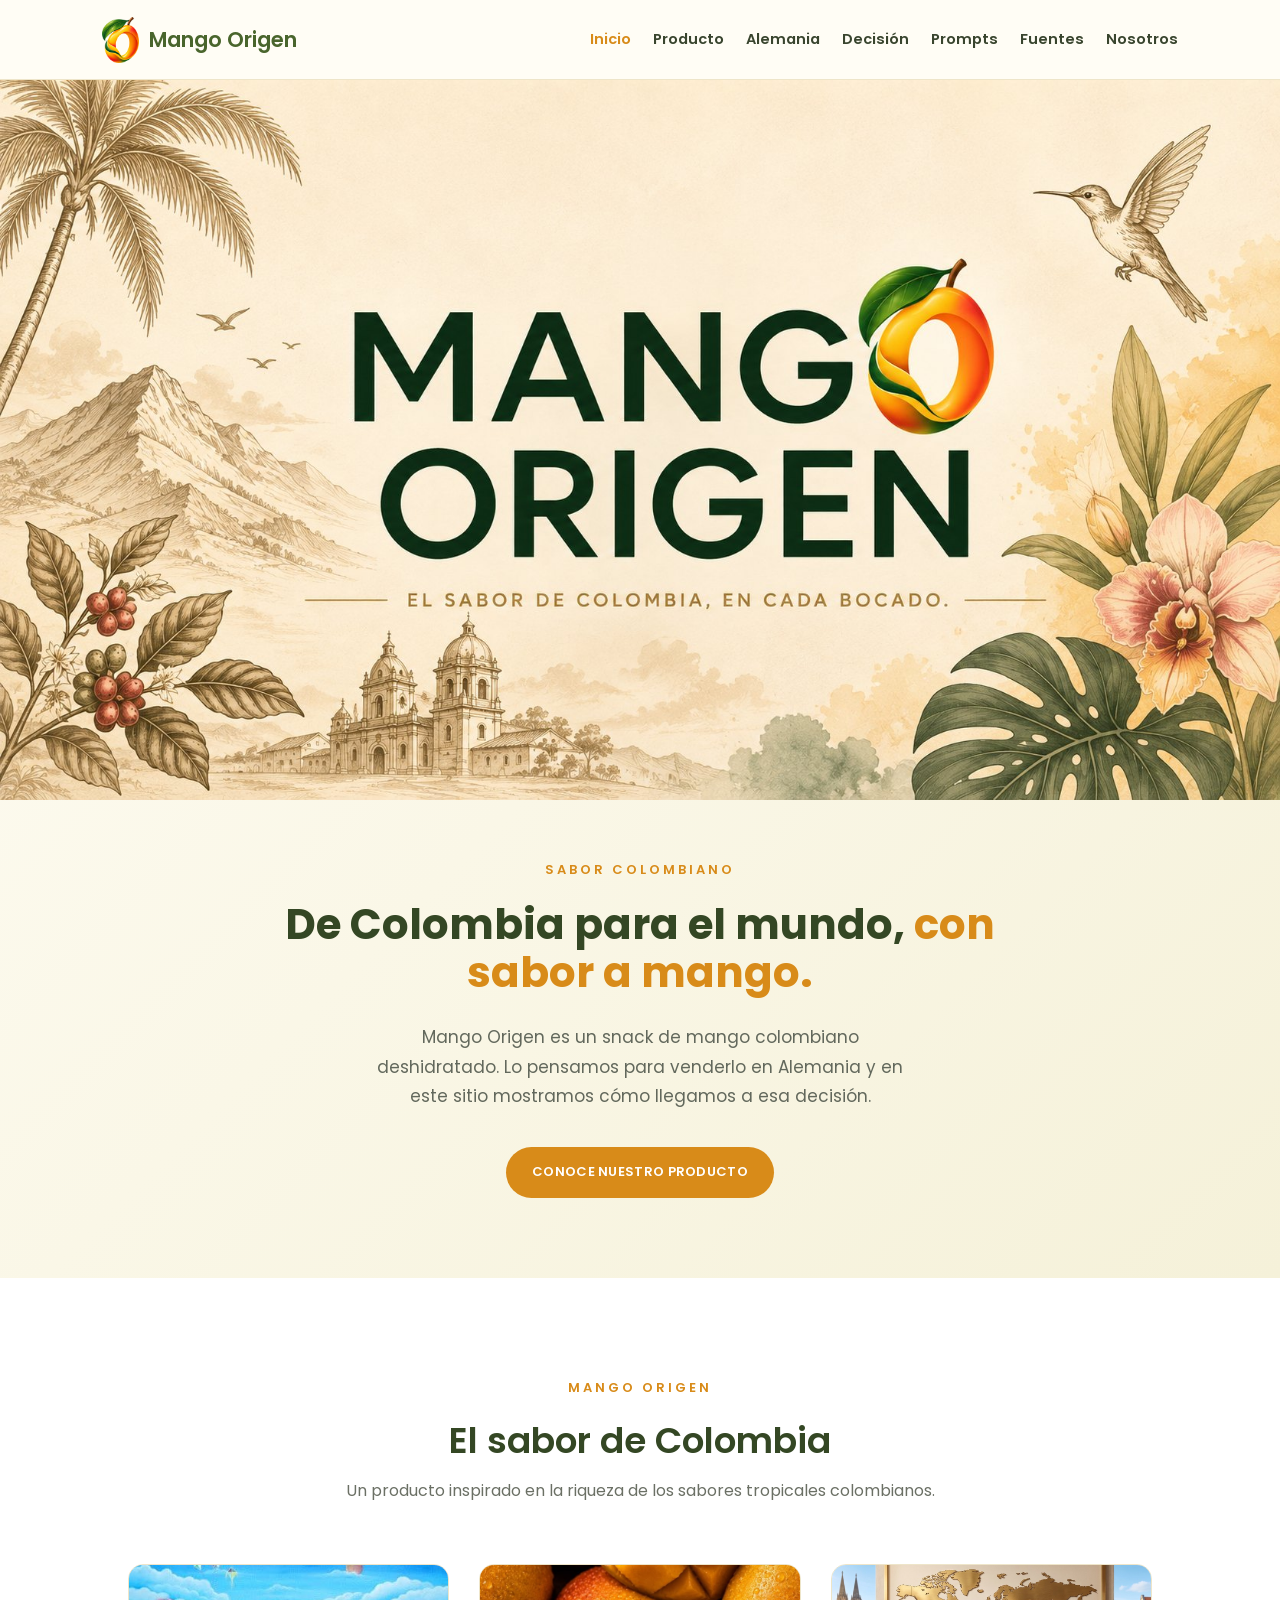
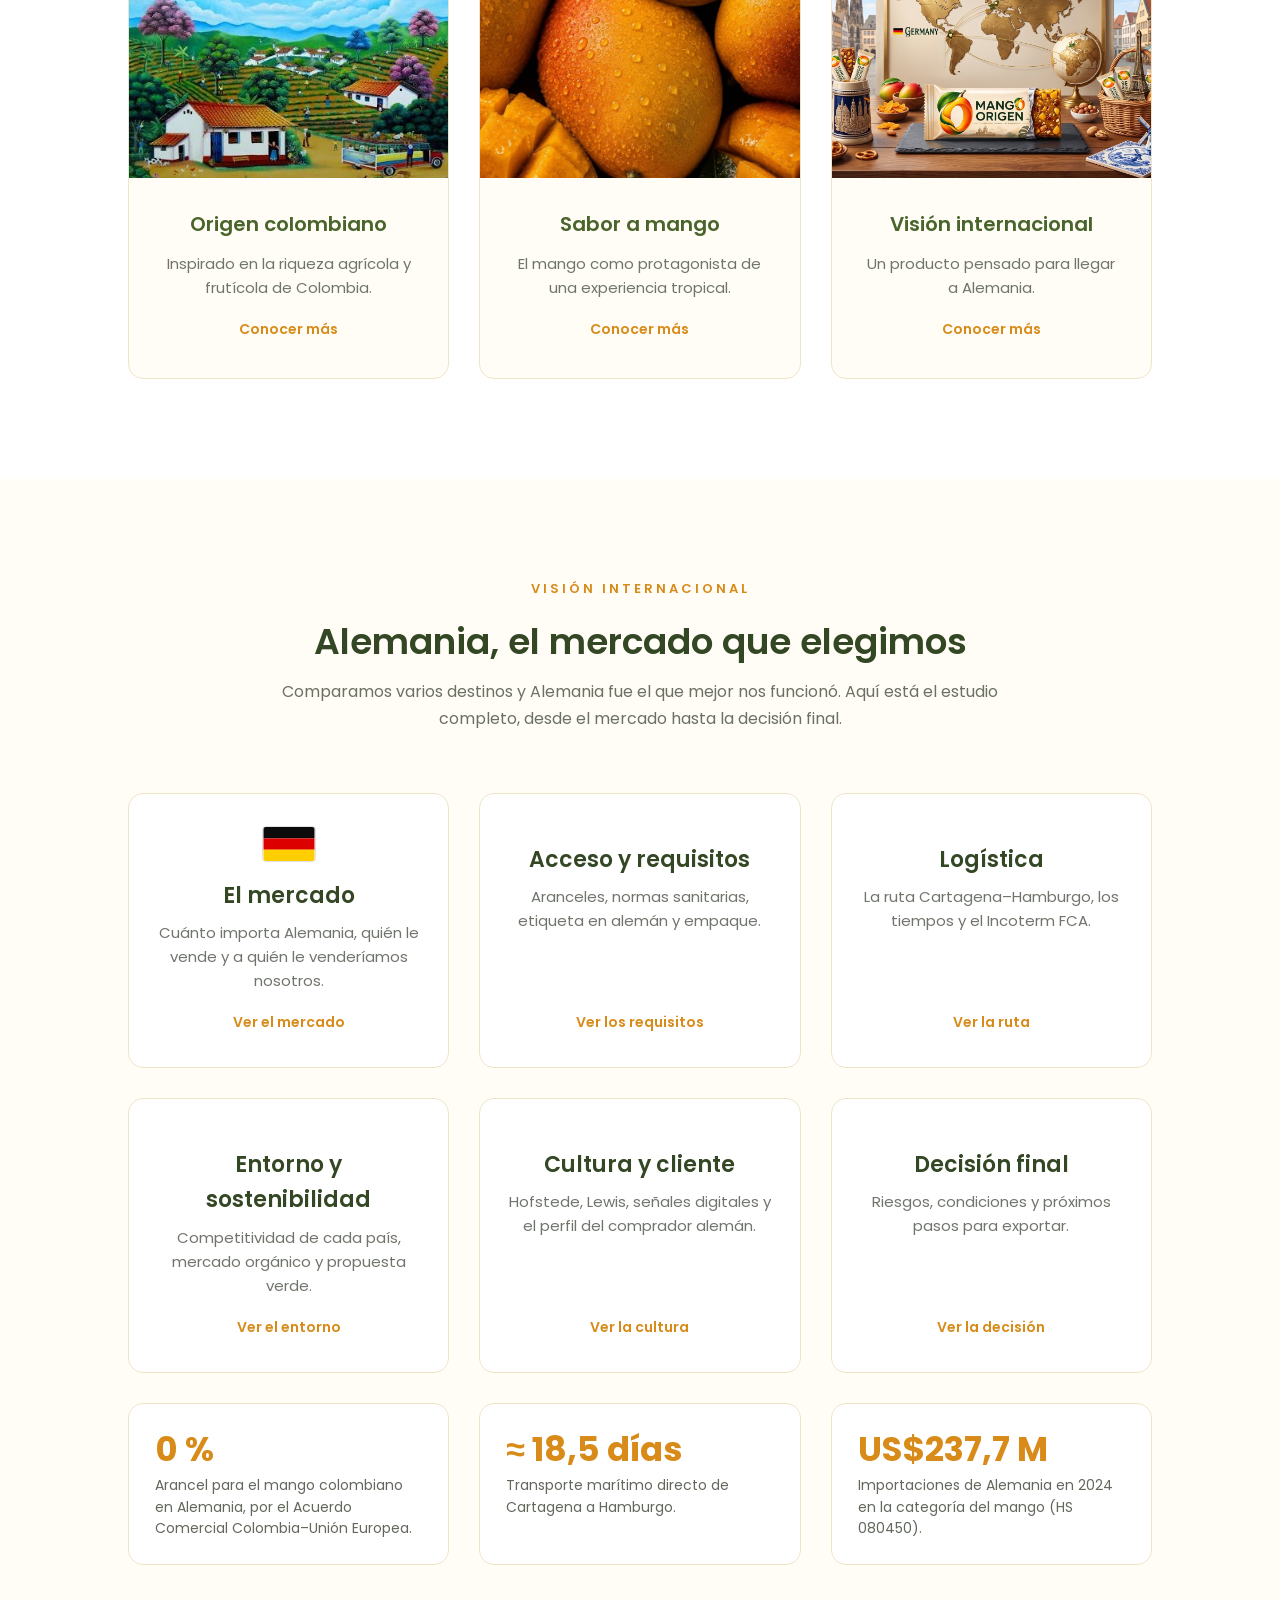
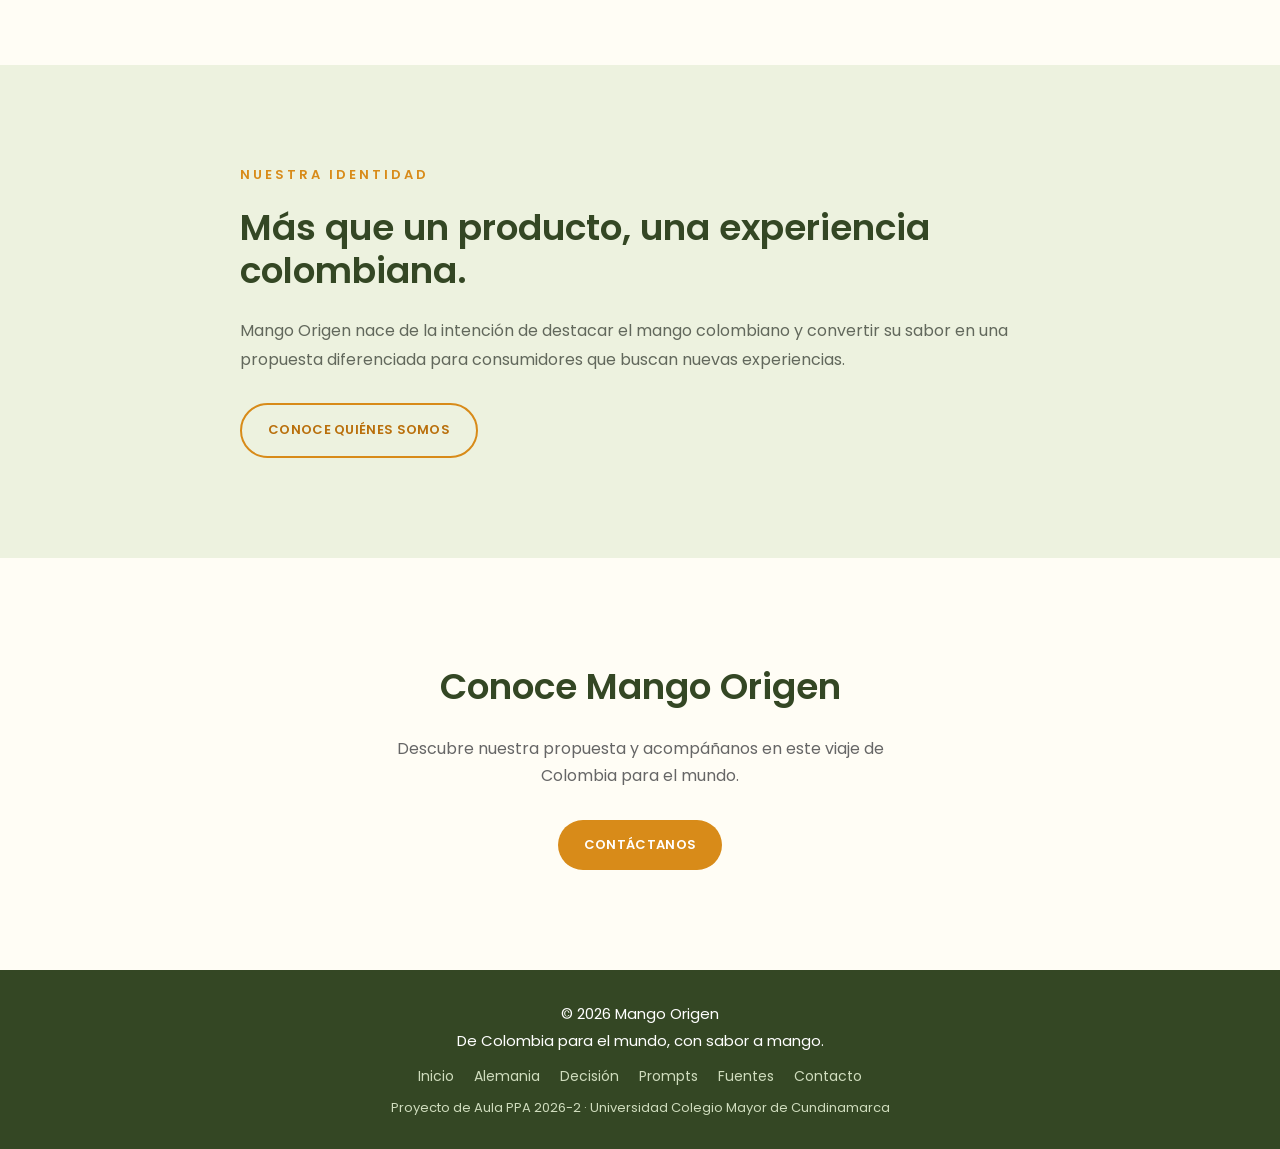
<file: index.html>
<!DOCTYPE html>
<html lang="es">

<head>
    <meta charset="UTF-8">
    <meta name="viewport" content="width=device-width, initial-scale=1.0">

    <title>Mango Origen | Sabor colombiano</title>
    <meta name="description" content="Mango Origen: snack premium de mango colombiano deshidratado para Alemania. De Colombia para el mundo, con sabor a mango.">

    <link rel="icon" type="image/png" href="logo-navbar.png">

    <!-- Conexión con CSS -->
    <link rel="stylesheet" href="estilos.css?v=3">
</head>

<body>

    <!-- ==============================
         BARRA DE NAVEGACIÓN
    =============================== -->

    <header class="navbar">

        <a class="logo" href="index.html">
            <img src="logo-navbar.png" alt="Logo Mango Origen">
            <h2>Mango Origen</h2>
        </a>

        <nav>
            <a href="index.html" class="activo">Inicio</a>
            <a href="producto.html">Producto</a>
            <a href="alemania.html">Alemania</a>
            <a href="decision.html">Decisión</a>
            <a href="prompts.html">Prompts</a>
            <a href="fuentes.html">Fuentes</a>
            <a href="nosotros.html">Nosotros</a>
        </nav>

    </header>

    <main>

        <section class="hero">

            <!-- Imagen grande de Mango Origen (de lado a lado) -->
            <div class="hero-banner">
                <img src="imagen-promocional.jpg"
                     alt="Mango Origen. El sabor de Colombia, en cada bocado.">
            </div>


            <div class="hero-text">

                <p class="etiqueta">
                    SABOR COLOMBIANO
                </p>

                <h1>
                    De Colombia para el mundo,
                    <span>con sabor a mango.</span>
                </h1>

                <p class="descripcion">
                    Mango Origen es un snack de mango colombiano deshidratado.
                    Lo pensamos para venderlo en Alemania y en este sitio
                    mostramos cómo llegamos a esa decisión.
                </p>

                <a href="producto.html" class="boton">
                    CONOCE NUESTRO PRODUCTO
                </a>

            </div>

        </section>


        <!-- ==============================
             PRESENTACIÓN DEL PRODUCTO
        =============================== -->

        <section id="producto" class="producto">

            <div class="titulo-seccion">

                <p class="etiqueta">
                    MANGO ORIGEN
                </p>

                <h2>
                    El sabor de Colombia
                </h2>

                <p>
                    Un producto inspirado en la riqueza de los
                    sabores tropicales colombianos.
                </p>

            </div>


            <div class="caracteristicas">

                <a class="card" href="nosotros.html#origen">

                    <img src="tarjeta-origen.jpg" alt="Pintura de un paisaje rural colombiano con casas blancas, cultivos en las montañas y una chiva" class="card-img">

                    <div class="card-texto">

                        <h3>Origen colombiano</h3>

                        <p>Inspirado en la riqueza agrícola y frutícola de Colombia.</p>

                        <span class="ver-mas">Conocer más</span>

                    </div>

                </a>

                <a class="card" href="producto.html">

                    <img src="tarjeta-sabor.jpg" alt="Mangos con gotas de agua y trozos de mango cortados en cuadros" class="card-img">

                    <div class="card-texto">

                        <h3>Sabor a mango</h3>

                        <p>El mango como protagonista de una experiencia tropical.</p>

                        <span class="ver-mas">Conocer más</span>

                    </div>

                </a>

                <a class="card" href="alemania.html">

                    <img src="tarjeta-mundo.jpg" alt="Barra de Mango Origen sobre una mesa, con un mapamundi que conecta Colombia con Alemania y objetos típicos alemanes" class="card-img">

                    <div class="card-texto">

                        <h3>Visión internacional</h3>

                        <p>Un producto pensado para llegar a Alemania.</p>

                        <span class="ver-mas">Conocer más</span>

                    </div>

                </a>

            </div>

        </section>


        <!-- ==============================
             ALEMANIA
        =============================== -->

        <section id="mercados" class="mercados-inicio">

            <div class="titulo-seccion">

                <p class="etiqueta">
                    VISIÓN INTERNACIONAL
                </p>

                <h2>
                    Alemania, el mercado que elegimos
                </h2>

                <p>
                    Comparamos varios destinos y Alemania fue el que mejor
                    nos funcionó. Aquí está el estudio completo, desde el
                    mercado hasta la decisión final.
                </p>

            </div>


            <div class="mercados-mini inicio-recorrido">

                <a class="mercado-mini" href="alemania.html">
                    <svg class="bandera" viewBox="0 0 3 2" aria-hidden="true"><rect width="3" height="0.67" fill="#0b0b0b"/><rect y="0.67" width="3" height="0.67" fill="#DD0000"/><rect y="1.33" width="3" height="0.67" fill="#FFCE00"/></svg>
                    <h3>El mercado</h3>
                    <p>Cuánto importa Alemania, quién le vende y a quién le venderíamos nosotros.</p>
                    <span class="ver-mas">Ver el mercado</span>
                </a>

                <a class="mercado-mini" href="acceso.html">
                    <h3>Acceso y requisitos</h3>
                    <p>Aranceles, normas sanitarias, etiqueta en alemán y empaque.</p>
                    <span class="ver-mas">Ver los requisitos</span>
                </a>

                <a class="mercado-mini" href="logistica.html">
                    <h3>Logística</h3>
                    <p>La ruta Cartagena–Hamburgo, los tiempos y el Incoterm FCA.</p>
                    <span class="ver-mas">Ver la ruta</span>
                </a>

                <a class="mercado-mini" href="entorno.html">
                    <h3>Entorno y sostenibilidad</h3>
                    <p>Competitividad de cada país, mercado orgánico y propuesta verde.</p>
                    <span class="ver-mas">Ver el entorno</span>
                </a>

                <a class="mercado-mini" href="cultura.html">
                    <h3>Cultura y cliente</h3>
                    <p>Hofstede, Lewis, señales digitales y el perfil del comprador alemán.</p>
                    <span class="ver-mas">Ver la cultura</span>
                </a>

                <a class="mercado-mini" href="decision.html">
                    <h3>Decisión final</h3>
                    <p>Riesgos, condiciones y próximos pasos para exportar.</p>
                    <span class="ver-mas">Ver la decisión</span>
                </a>

            </div>

            <div class="datos">
                <div class="dato"><strong>0 %</strong><span>Arancel para el mango colombiano en Alemania, por el Acuerdo Comercial Colombia–Unión Europea.</span></div><div class="dato"><strong>≈ 18,5 días</strong><span>Transporte marítimo directo de Cartagena a Hamburgo.</span></div><div class="dato"><strong>US$237,7 M</strong><span>Importaciones de Alemania en 2024 en la categoría del mango (HS 080450).</span></div>
            </div>

        </section>


        <!-- ==============================
             NOSOTROS
        =============================== -->

        <section id="nosotros" class="nosotros-inicio">

            <div class="nosotros-caja">

                <p class="etiqueta">
                    NUESTRA IDENTIDAD
                </p>

                <h2>
                    Más que un producto,
                    una experiencia colombiana.
                </h2>

                <p>
                    Mango Origen nace de la intención de
                    destacar el mango colombiano y convertir
                    su sabor en una propuesta diferenciada
                    para consumidores que buscan nuevas
                    experiencias.
                </p>

                <a href="nosotros.html" class="boton boton-borde">
                    CONOCE QUIÉNES SOMOS
                </a>

            </div>

        </section>


        <!-- ==============================
             CONTACTO
        =============================== -->

        <section id="contacto" class="contacto">

            <h2>
                Conoce Mango Origen
            </h2>

            <p>
                Descubre nuestra propuesta y acompáñanos
                en este viaje de Colombia para el mundo.
            </p>

            <a href="contacto.html" class="boton">
                CONTÁCTANOS
            </a>

        </section>

    </main>


    <!-- ==============================
         PIE DE PÁGINA
    =============================== -->

    <footer>

        <p>
            © 2026 Mango Origen
        </p>

        <p>
            De Colombia para el mundo, con sabor a mango.
        </p>

        <div class="pie-links">
            <a href="index.html">Inicio</a>
            <a href="alemania.html">Alemania</a>
            <a href="decision.html">Decisión</a>
            <a href="prompts.html">Prompts</a>
            <a href="fuentes.html">Fuentes</a>
            <a href="contacto.html">Contacto</a>
        </div>

        <p class="pie-nota">
            Proyecto de Aula PPA 2026-2 · Universidad Colegio Mayor de Cundinamarca
        </p>

    </footer>

</body>

</html>
</file>
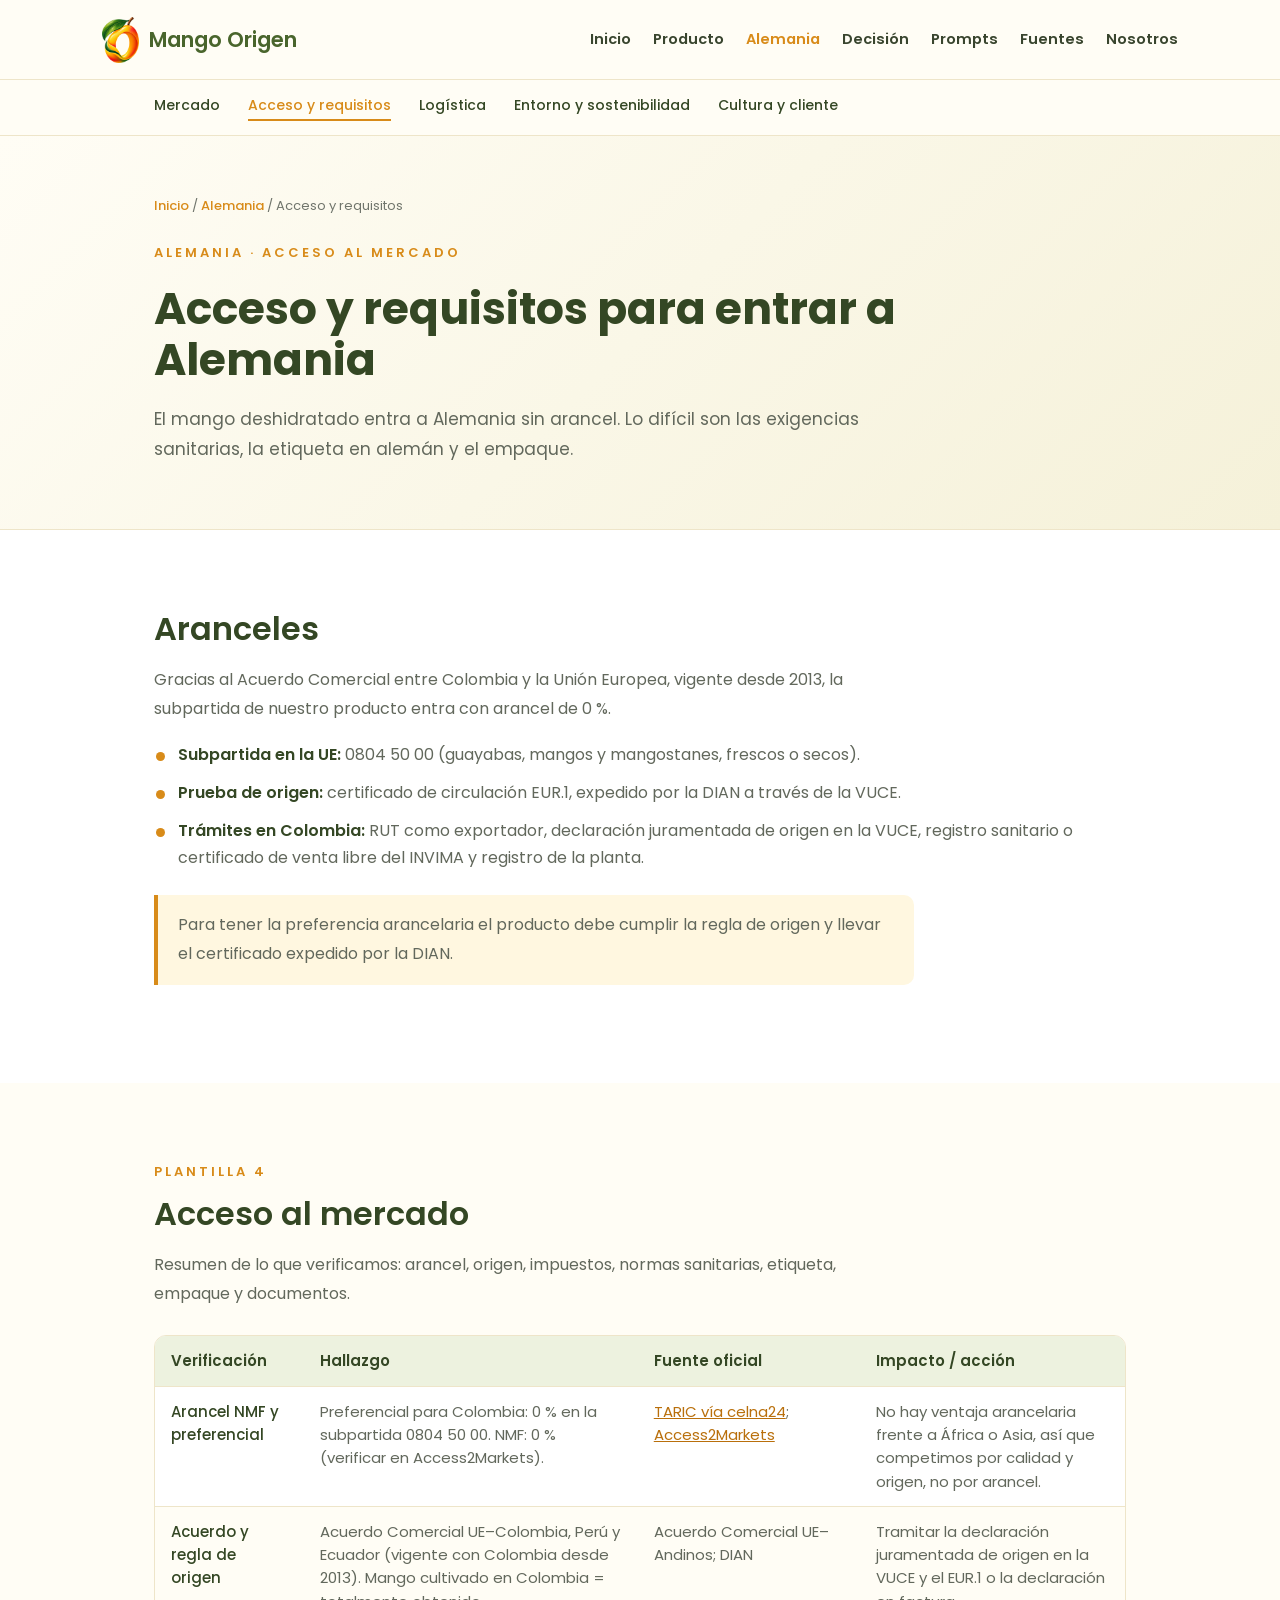
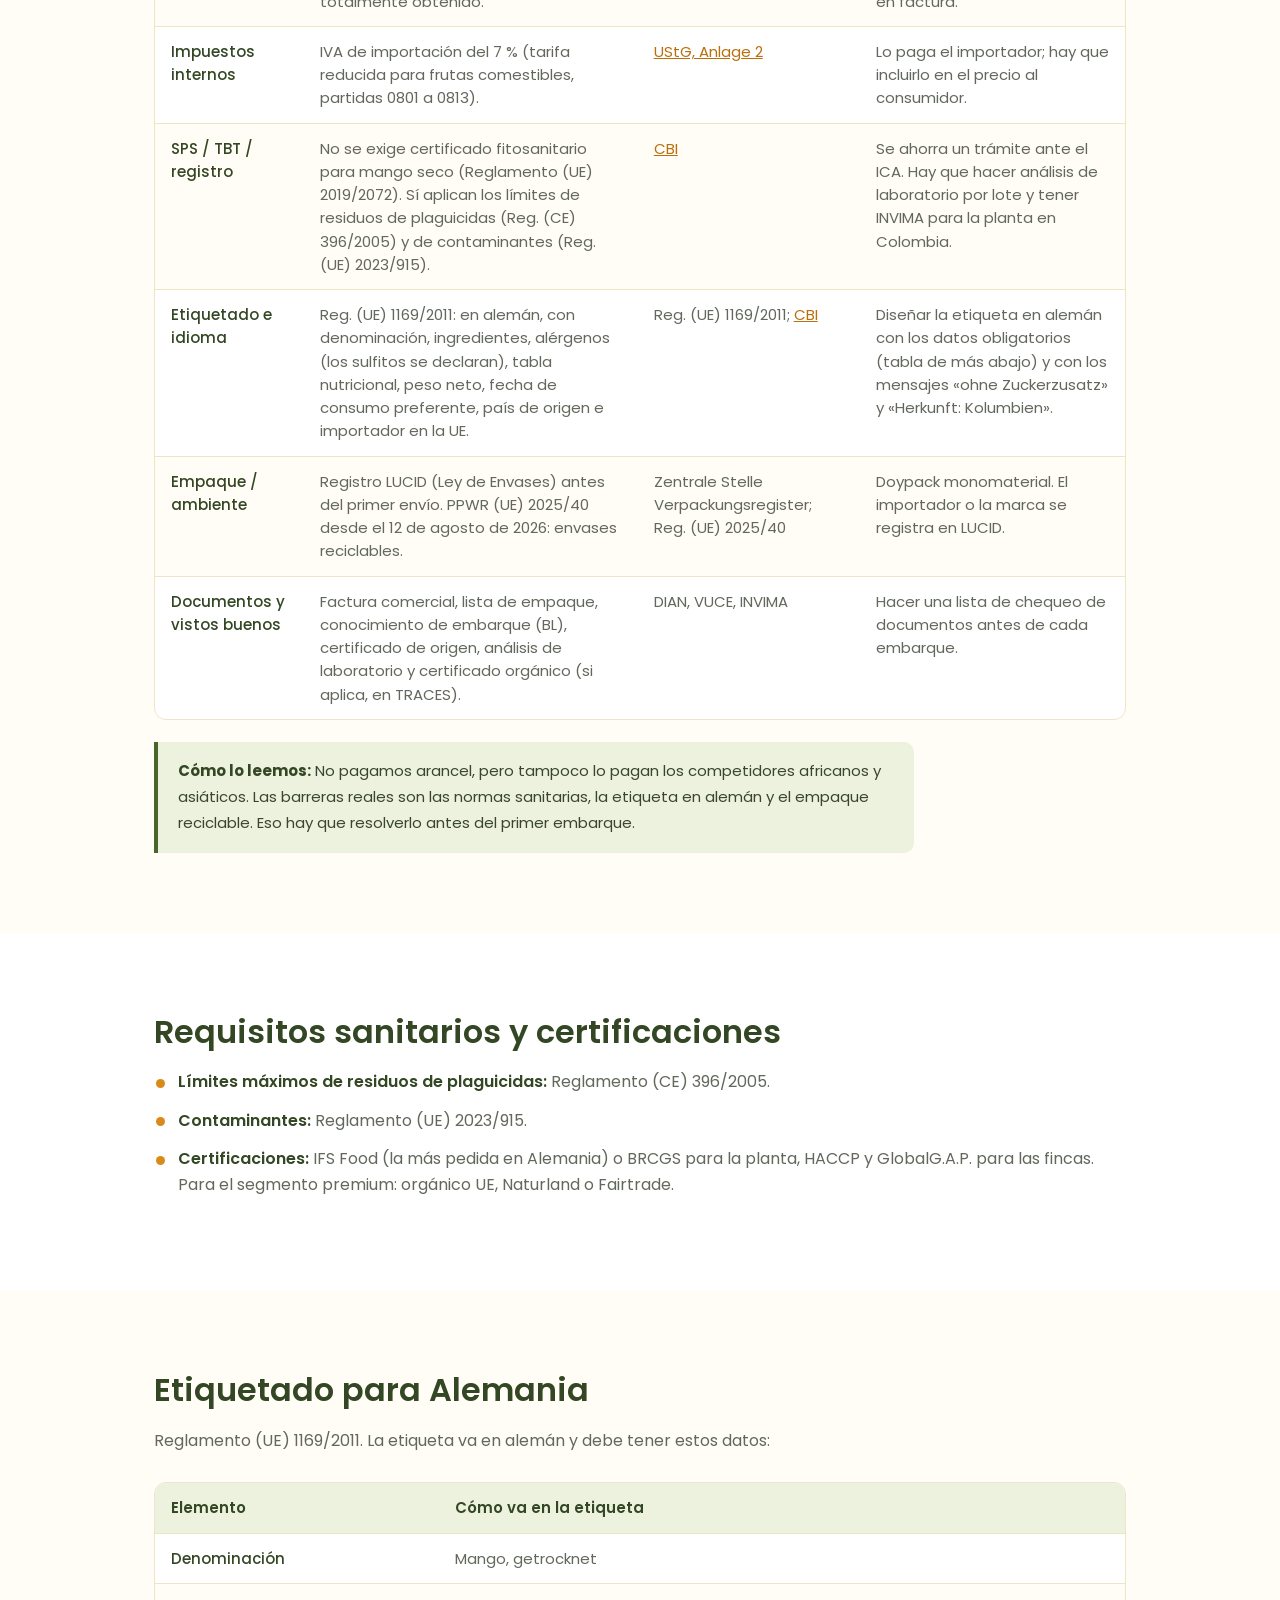
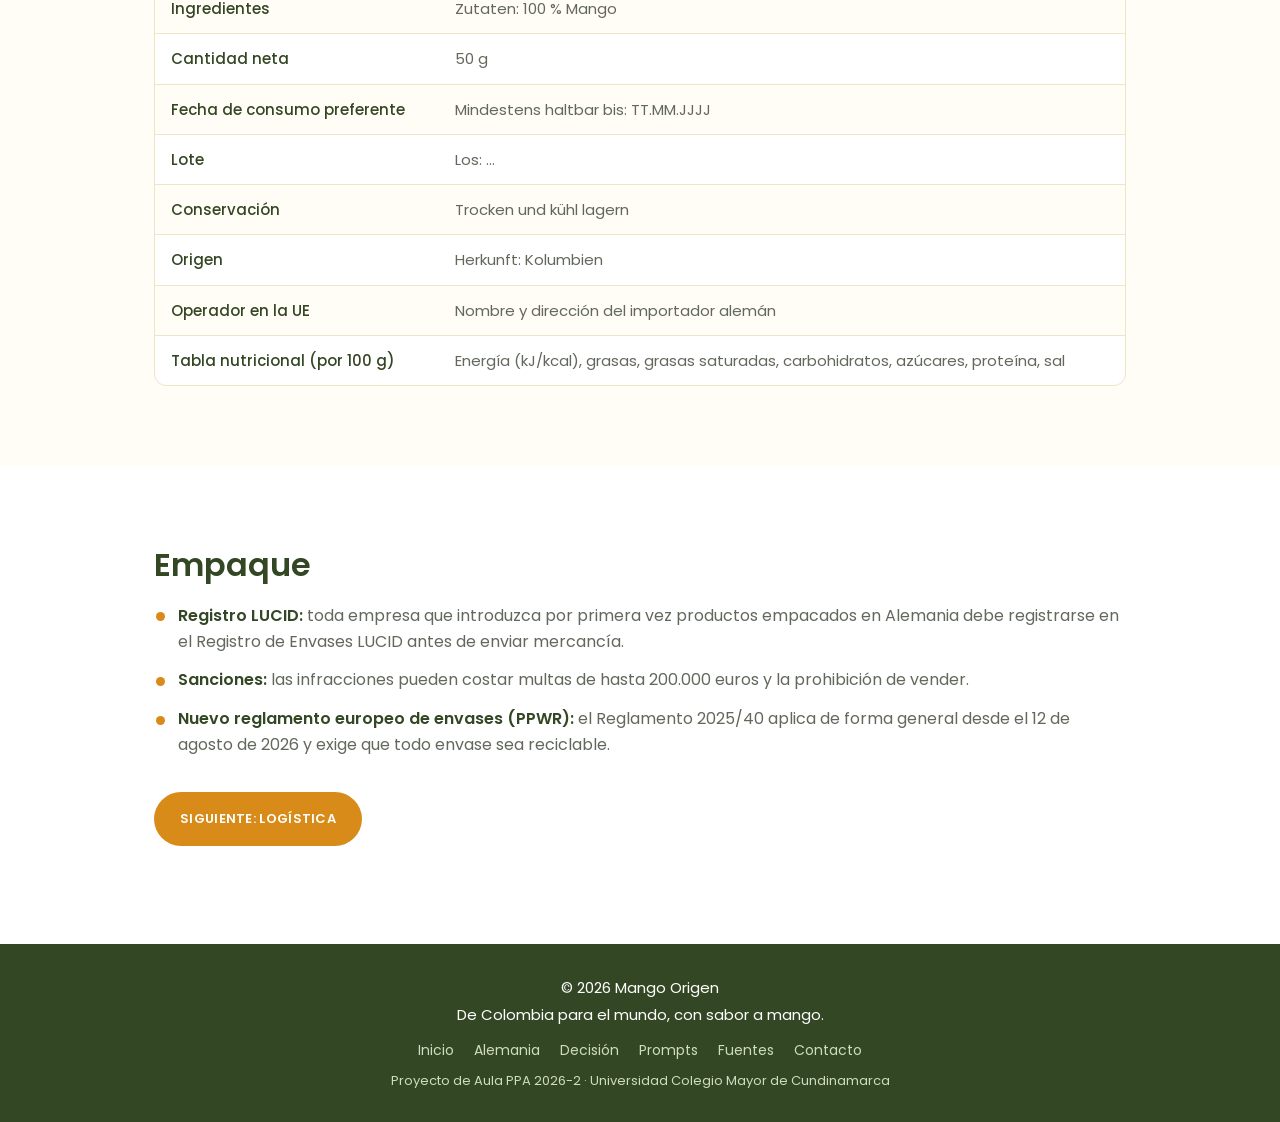
<file: acceso.html>
<!DOCTYPE html>
<html lang="es">

<head>
    <meta charset="UTF-8">
    <meta name="viewport" content="width=device-width, initial-scale=1.0">

    <title>Alemania · Acceso y requisitos | Mango Origen</title>
    <meta name="description" content="Aranceles, regla de origen, normas sanitarias, etiquetado en alemán y empaque para exportar mango deshidratado colombiano a Alemania.">

    <link rel="icon" type="image/png" href="logo-navbar.png">

    <!-- Conexión con CSS -->
    <link rel="stylesheet" href="estilos.css?v=3">
</head>

<body>

    <!-- ==============================
         BARRA DE NAVEGACIÓN
    =============================== -->

    <header class="navbar">

        <a class="logo" href="index.html">
            <img src="logo-navbar.png" alt="Logo Mango Origen">
            <h2>Mango Origen</h2>
        </a>

        <nav>
            <a href="index.html">Inicio</a>
            <a href="producto.html">Producto</a>
            <a href="alemania.html" class="activo">Alemania</a>
            <a href="decision.html">Decisión</a>
            <a href="prompts.html">Prompts</a>
            <a href="fuentes.html">Fuentes</a>
            <a href="nosotros.html">Nosotros</a>
        </nav>

    </header>

    <div class="subnav"><div class="contenedor"><a href="alemania.html">Mercado</a><a href="acceso.html" class="activo">Acceso y requisitos</a><a href="logistica.html">Logística</a><a href="entorno.html">Entorno y sostenibilidad</a><a href="cultura.html">Cultura y cliente</a></div></div>

    <main>

        <section class="encabezado-pagina">
            <div class="contenedor">
                <p class="migas"><a href="index.html">Inicio</a> / <a href="alemania.html">Alemania</a> / Acceso y requisitos</p>
                <p class="etiqueta">ALEMANIA · ACCESO AL MERCADO</p>
                <h1>Acceso y requisitos para entrar a Alemania</h1>
                <p class="intro">El mango deshidratado entra a Alemania sin arancel. Lo difícil son las exigencias sanitarias, la etiqueta en alemán y el empaque.</p>
            </div>
        </section>

        <section class="seccion">
            <div class="contenedor">
                <h2>Aranceles</h2>
                <p>Gracias al Acuerdo Comercial entre Colombia y la Unión Europea, vigente desde 2013, la subpartida de nuestro producto entra con arancel de 0 %.</p>
                <ul class="lista">
                    <li><strong>Subpartida en la UE:</strong> 0804 50 00 (guayabas, mangos y mangostanes, frescos o secos).</li>
                    <li><strong>Prueba de origen:</strong> certificado de circulación EUR.1, expedido por la DIAN a través de la VUCE.</li>
                    <li><strong>Trámites en Colombia:</strong> RUT como exportador, declaración juramentada de origen en la VUCE, registro sanitario o certificado de venta libre del INVIMA y registro de la planta.</li>
                </ul>
                <p class="nota">Para tener la preferencia arancelaria el producto debe cumplir la regla de origen y llevar el certificado expedido por la DIAN.</p>
            </div>
        </section>

        <section class="seccion crema">
            <div class="contenedor">
                <p class="etiqueta">PLANTILLA 4</p>
                <h2>Acceso al mercado</h2>
                <p>Resumen de lo que verificamos: arancel, origen, impuestos, normas sanitarias, etiqueta, empaque y documentos.</p>
                <div class="tabla-scroll"><table class="tabla " style="min-width:900px"><thead><tr><th>Verificación</th><th>Hallazgo</th><th>Fuente oficial</th><th>Impacto / acción</th></tr></thead><tbody><tr><td>Arancel NMF y preferencial</td><td>Preferencial para Colombia: 0 % en la subpartida 0804 50 00. NMF: 0 % (verificar en Access2Markets).</td><td><a href="https://celna24.pl/customs-tariff/08045000" target="_blank" rel="noopener">TARIC vía celna24</a>; <a href="https://trade.ec.europa.eu/access-to-markets" target="_blank" rel="noopener">Access2Markets</a></td><td>No hay ventaja arancelaria frente a África o Asia, así que competimos por calidad y origen, no por arancel.</td></tr><tr><td>Acuerdo y regla de origen</td><td>Acuerdo Comercial UE–Colombia, Perú y Ecuador (vigente con Colombia desde 2013). Mango cultivado en Colombia = totalmente obtenido.</td><td>Acuerdo Comercial UE–Andinos; DIAN</td><td>Tramitar la declaración juramentada de origen en la VUCE y el EUR.1 o la declaración en factura.</td></tr><tr><td>Impuestos internos</td><td>IVA de importación del 7 % (tarifa reducida para frutas comestibles, partidas 0801 a 0813).</td><td><a href="https://lxgesetze.de/ustg/AL-2" target="_blank" rel="noopener">UStG, Anlage 2</a></td><td>Lo paga el importador; hay que incluirlo en el precio al consumidor.</td></tr><tr><td>SPS / TBT / registro</td><td>No se exige certificado fitosanitario para mango seco (Reglamento (UE) 2019/2072). Sí aplican los límites de residuos de plaguicidas (Reg. (CE) 396/2005) y de contaminantes (Reg. (UE) 2023/915).</td><td><a href="https://cbi.eu/market-information/processed-fruit-vegetables-edible-nuts/dried-mango/market-entry" target="_blank" rel="noopener">CBI</a></td><td>Se ahorra un trámite ante el ICA. Hay que hacer análisis de laboratorio por lote y tener INVIMA para la planta en Colombia.</td></tr><tr><td>Etiquetado e idioma</td><td>Reg. (UE) 1169/2011: en alemán, con denominación, ingredientes, alérgenos (los sulfitos se declaran), tabla nutricional, peso neto, fecha de consumo preferente, país de origen e importador en la UE.</td><td>Reg. (UE) 1169/2011; <a href="https://cbi.eu/market-information/processed-fruit-vegetables-edible-nuts/dried-mango/market-entry" target="_blank" rel="noopener">CBI</a></td><td>Diseñar la etiqueta en alemán con los datos obligatorios (tabla de más abajo) y con los mensajes «ohne Zuckerzusatz» y «Herkunft: Kolumbien».</td></tr><tr><td>Empaque / ambiente</td><td>Registro LUCID (Ley de Envases) antes del primer envío. PPWR (UE) 2025/40 desde el 12 de agosto de 2026: envases reciclables.</td><td>Zentrale Stelle Verpackungsregister; Reg. (UE) 2025/40</td><td>Doypack monomaterial. El importador o la marca se registra en LUCID.</td></tr><tr><td>Documentos y vistos buenos</td><td>Factura comercial, lista de empaque, conocimiento de embarque (BL), certificado de origen, análisis de laboratorio y certificado orgánico (si aplica, en TRACES).</td><td>DIAN, VUCE, INVIMA</td><td>Hacer una lista de chequeo de documentos antes de cada embarque.</td></tr></tbody></table></div>
                <p class="interpretacion"><strong>Cómo lo leemos:</strong> No pagamos arancel, pero tampoco lo pagan los competidores africanos y asiáticos. Las barreras reales son las normas sanitarias, la etiqueta en alemán y el empaque reciclable. Eso hay que resolverlo antes del primer embarque.</p>
            </div>
        </section>

        <section class="seccion">
            <div class="contenedor">
                <h2>Requisitos sanitarios y certificaciones</h2>
                <ul class="lista">
                    <li><strong>Límites máximos de residuos de plaguicidas:</strong> Reglamento (CE) 396/2005.</li>
                    <li><strong>Contaminantes:</strong> Reglamento (UE) 2023/915.</li>
                    <li><strong>Certificaciones:</strong> IFS Food (la más pedida en Alemania) o BRCGS para la planta, HACCP y GlobalG.A.P. para las fincas. Para el segmento premium: orgánico UE, Naturland o Fairtrade.</li>
                </ul>
            </div>
        </section>

        <section class="seccion crema">
            <div class="contenedor">
                <h2>Etiquetado para Alemania</h2>
                <p>Reglamento (UE) 1169/2011. La etiqueta va en alemán y debe tener estos datos:</p>
                <div class="tabla-scroll"><table class="tabla angosta" style="min-width:480px"><thead><tr><th>Elemento</th><th>Cómo va en la etiqueta</th></tr></thead><tbody><tr><td>Denominación</td><td>Mango, getrocknet</td></tr><tr><td>Ingredientes</td><td>Zutaten: 100 % Mango</td></tr><tr><td>Cantidad neta</td><td>50 g</td></tr><tr><td>Fecha de consumo preferente</td><td>Mindestens haltbar bis: TT.MM.JJJJ</td></tr><tr><td>Lote</td><td>Los: …</td></tr><tr><td>Conservación</td><td>Trocken und kühl lagern</td></tr><tr><td>Origen</td><td>Herkunft: Kolumbien</td></tr><tr><td>Operador en la UE</td><td>Nombre y dirección del importador alemán</td></tr><tr><td>Tabla nutricional (por 100 g)</td><td>Energía (kJ/kcal), grasas, grasas saturadas, carbohidratos, azúcares, proteína, sal</td></tr></tbody></table></div>
            </div>
        </section>

        <section class="seccion">
            <div class="contenedor">
                <h2>Empaque</h2>
                <ul class="lista">
                    <li><strong>Registro LUCID:</strong> toda empresa que introduzca por primera vez productos empacados en Alemania debe registrarse en el Registro de Envases LUCID antes de enviar mercancía.</li>
                    <li><strong>Sanciones:</strong> las infracciones pueden costar multas de hasta 200.000 euros y la prohibición de vender.</li>
                    <li><strong>Nuevo reglamento europeo de envases (PPWR):</strong> el Reglamento 2025/40 aplica de forma general desde el 12 de agosto de 2026 y exige que todo envase sea reciclable.</li>
                </ul>
                <p class="bloque"><a href="logistica.html" class="boton">SIGUIENTE: LOGÍSTICA</a></p>
            </div>
        </section>

    </main>


    <!-- ==============================
         PIE DE PÁGINA
    =============================== -->

    <footer>

        <p>
            © 2026 Mango Origen
        </p>

        <p>
            De Colombia para el mundo, con sabor a mango.
        </p>

        <div class="pie-links">
            <a href="index.html">Inicio</a>
            <a href="alemania.html">Alemania</a>
            <a href="decision.html">Decisión</a>
            <a href="prompts.html">Prompts</a>
            <a href="fuentes.html">Fuentes</a>
            <a href="contacto.html">Contacto</a>
        </div>

        <p class="pie-nota">
            Proyecto de Aula PPA 2026-2 · Universidad Colegio Mayor de Cundinamarca
        </p>

    </footer>

</body>

</html>
</file>
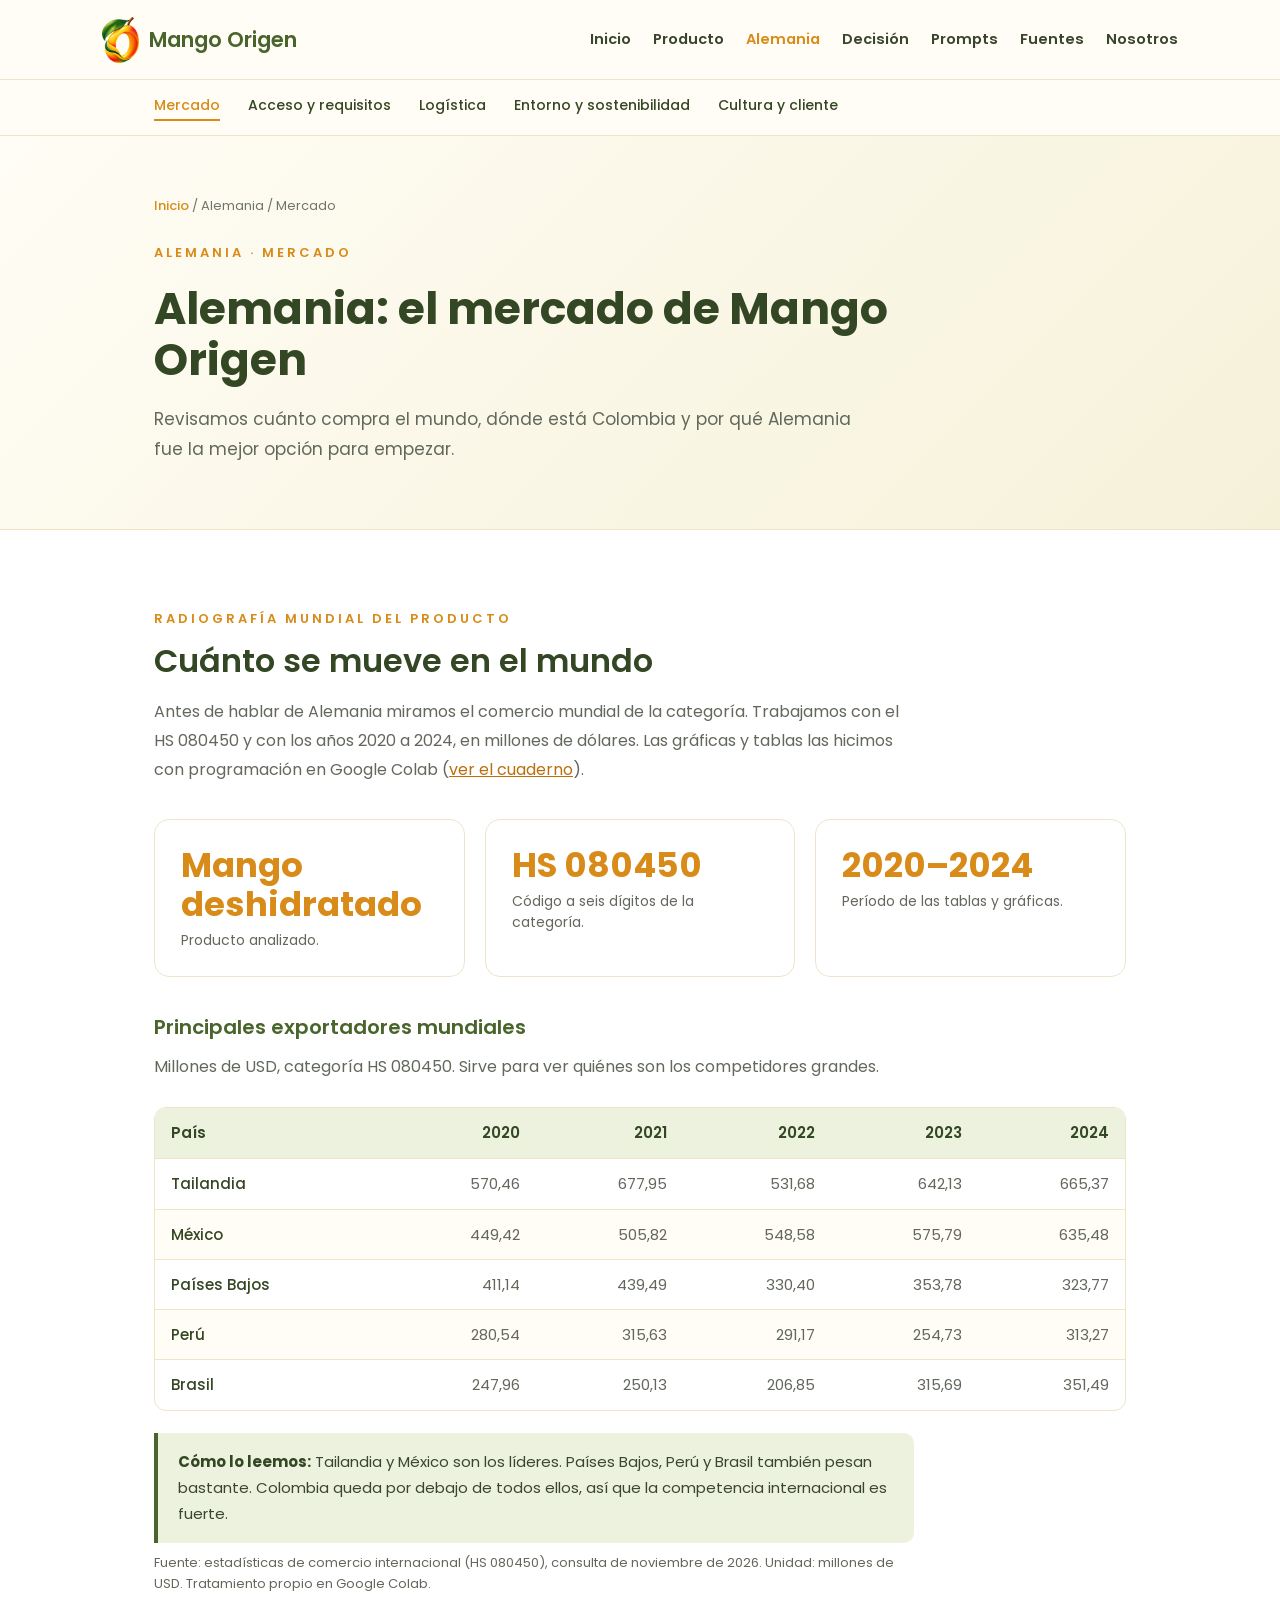
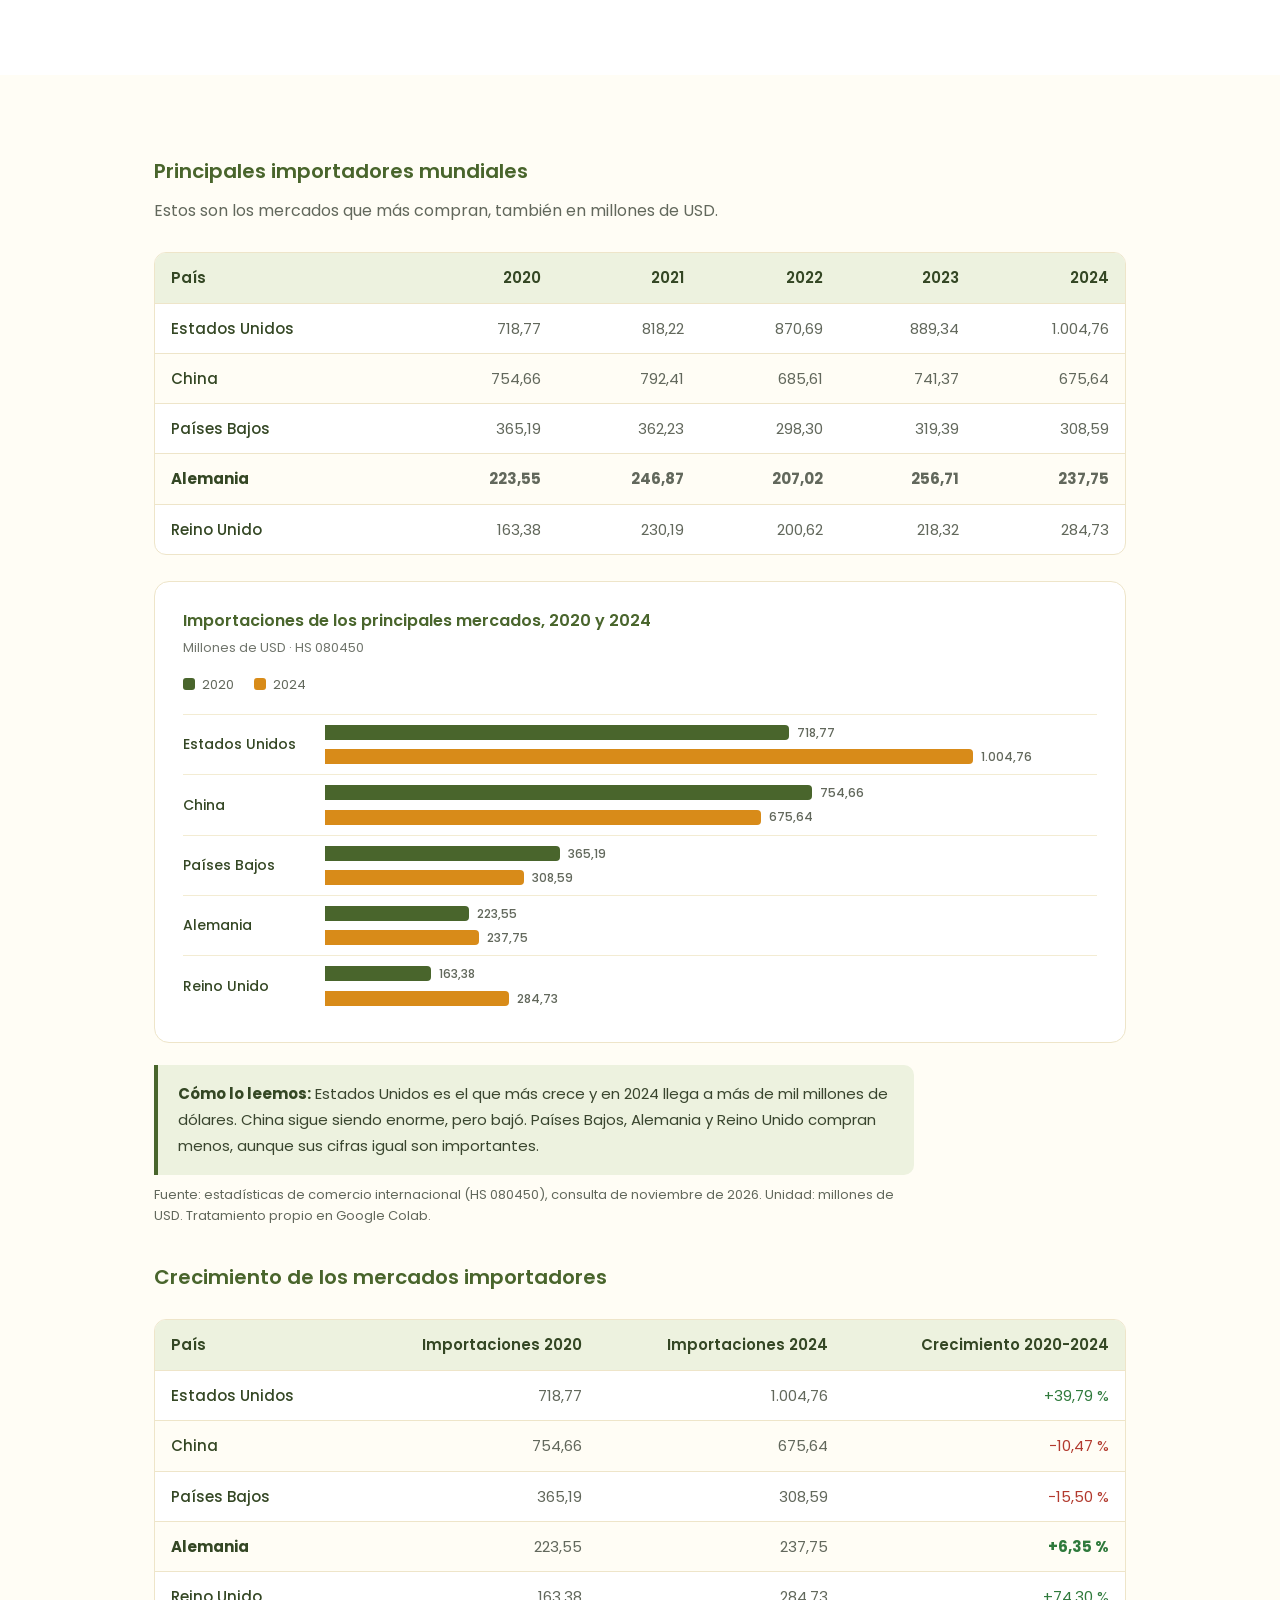
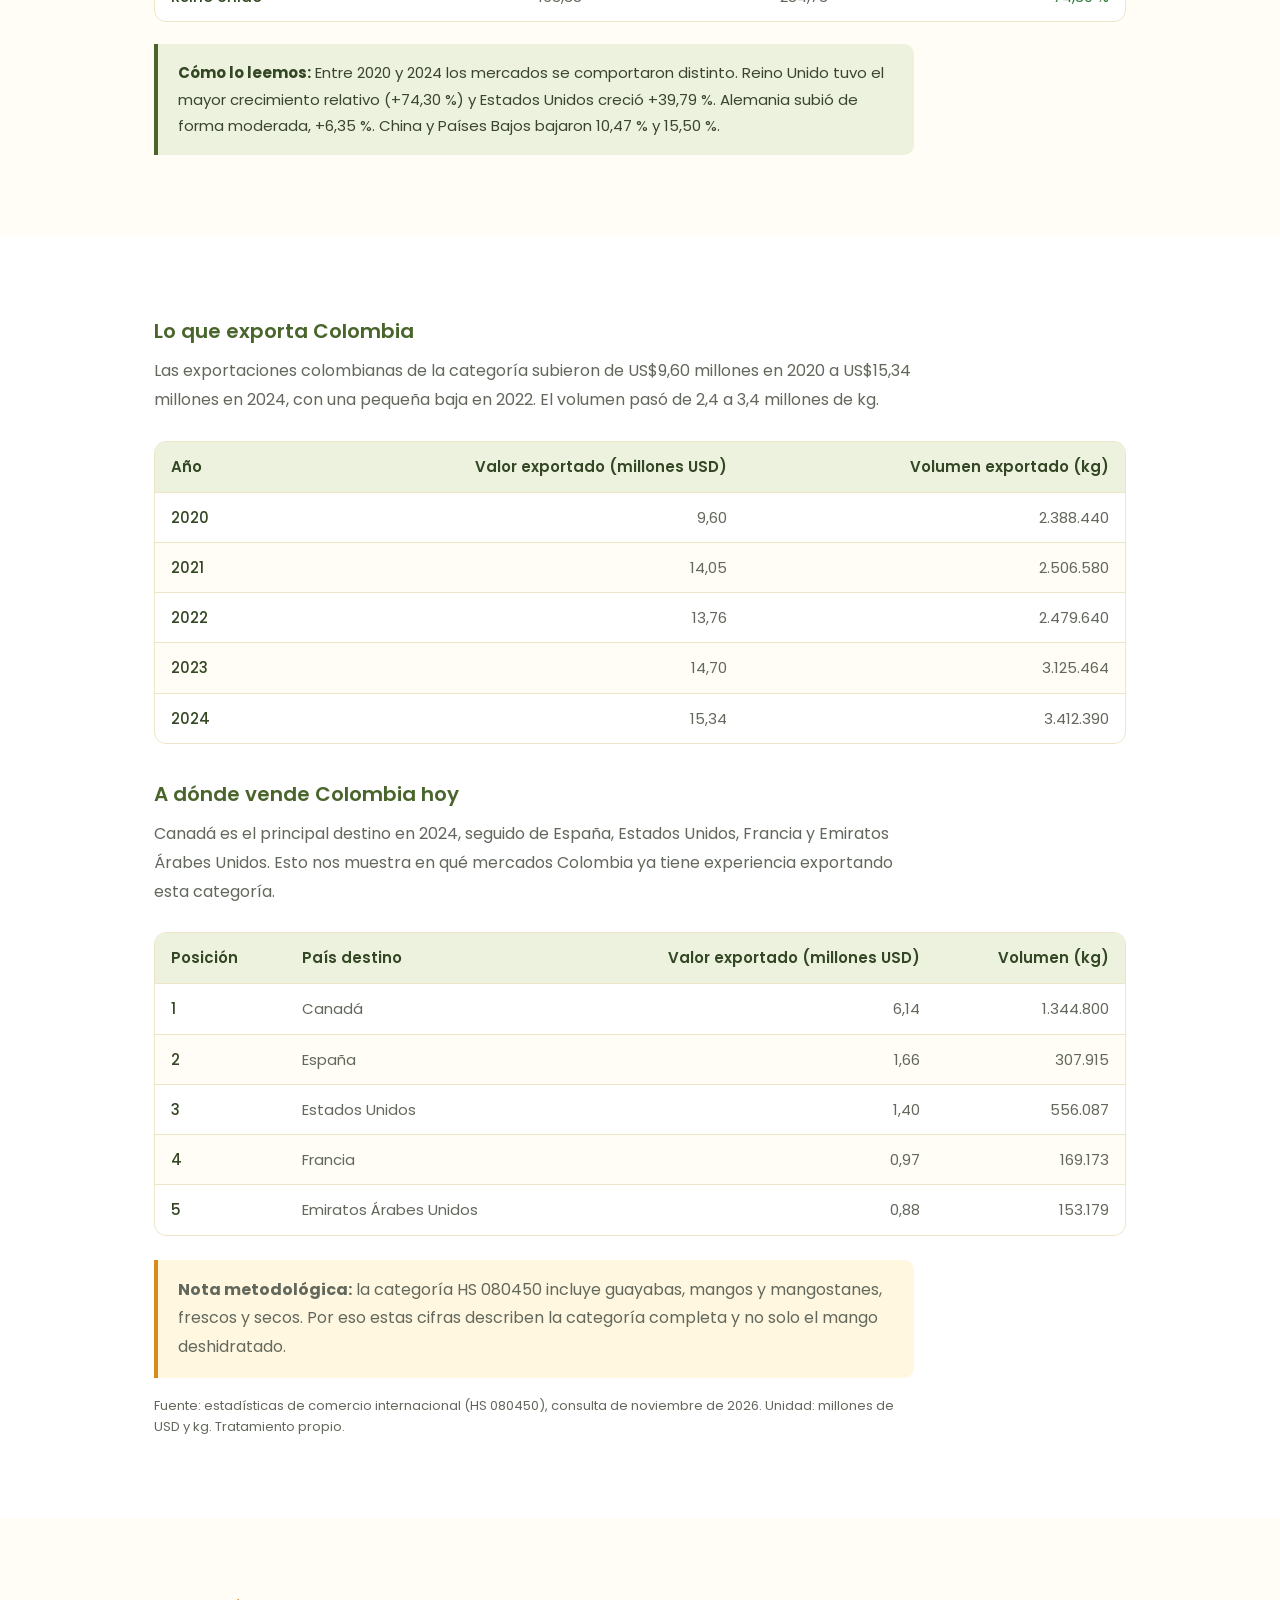
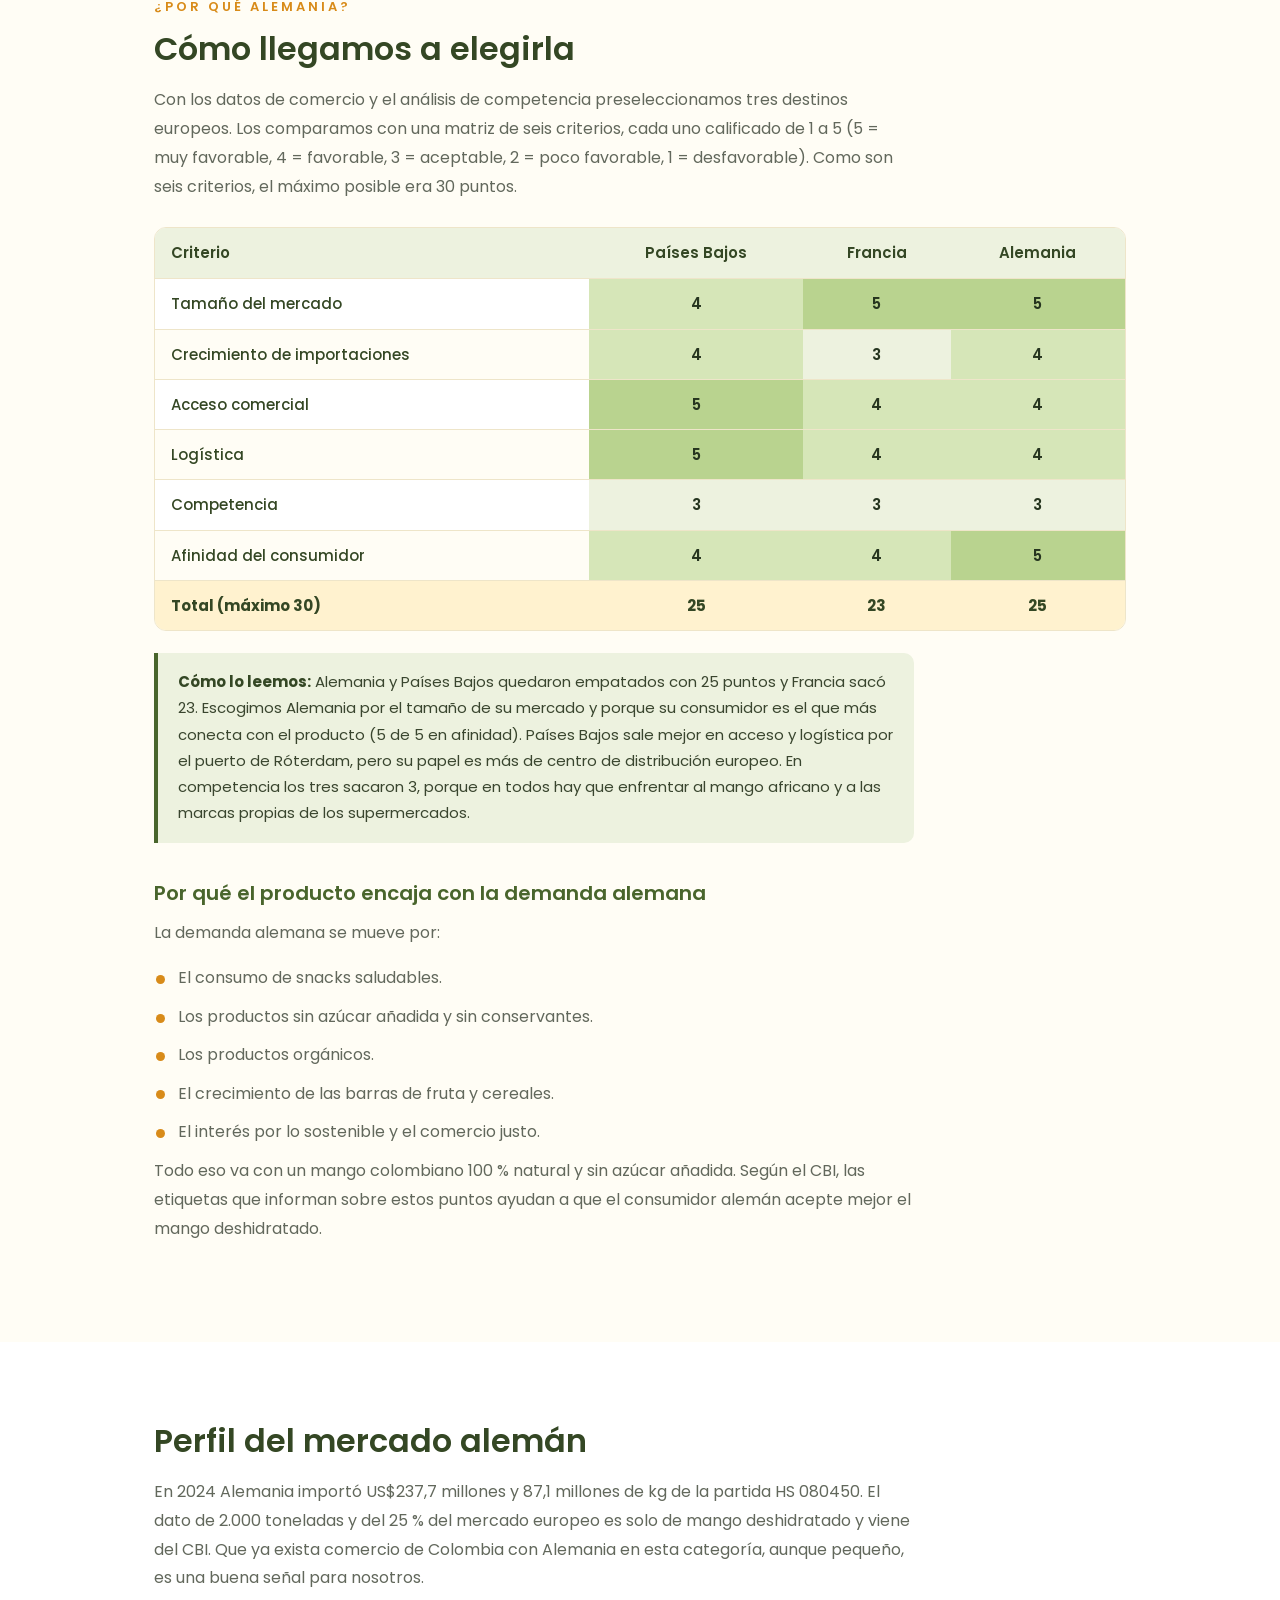
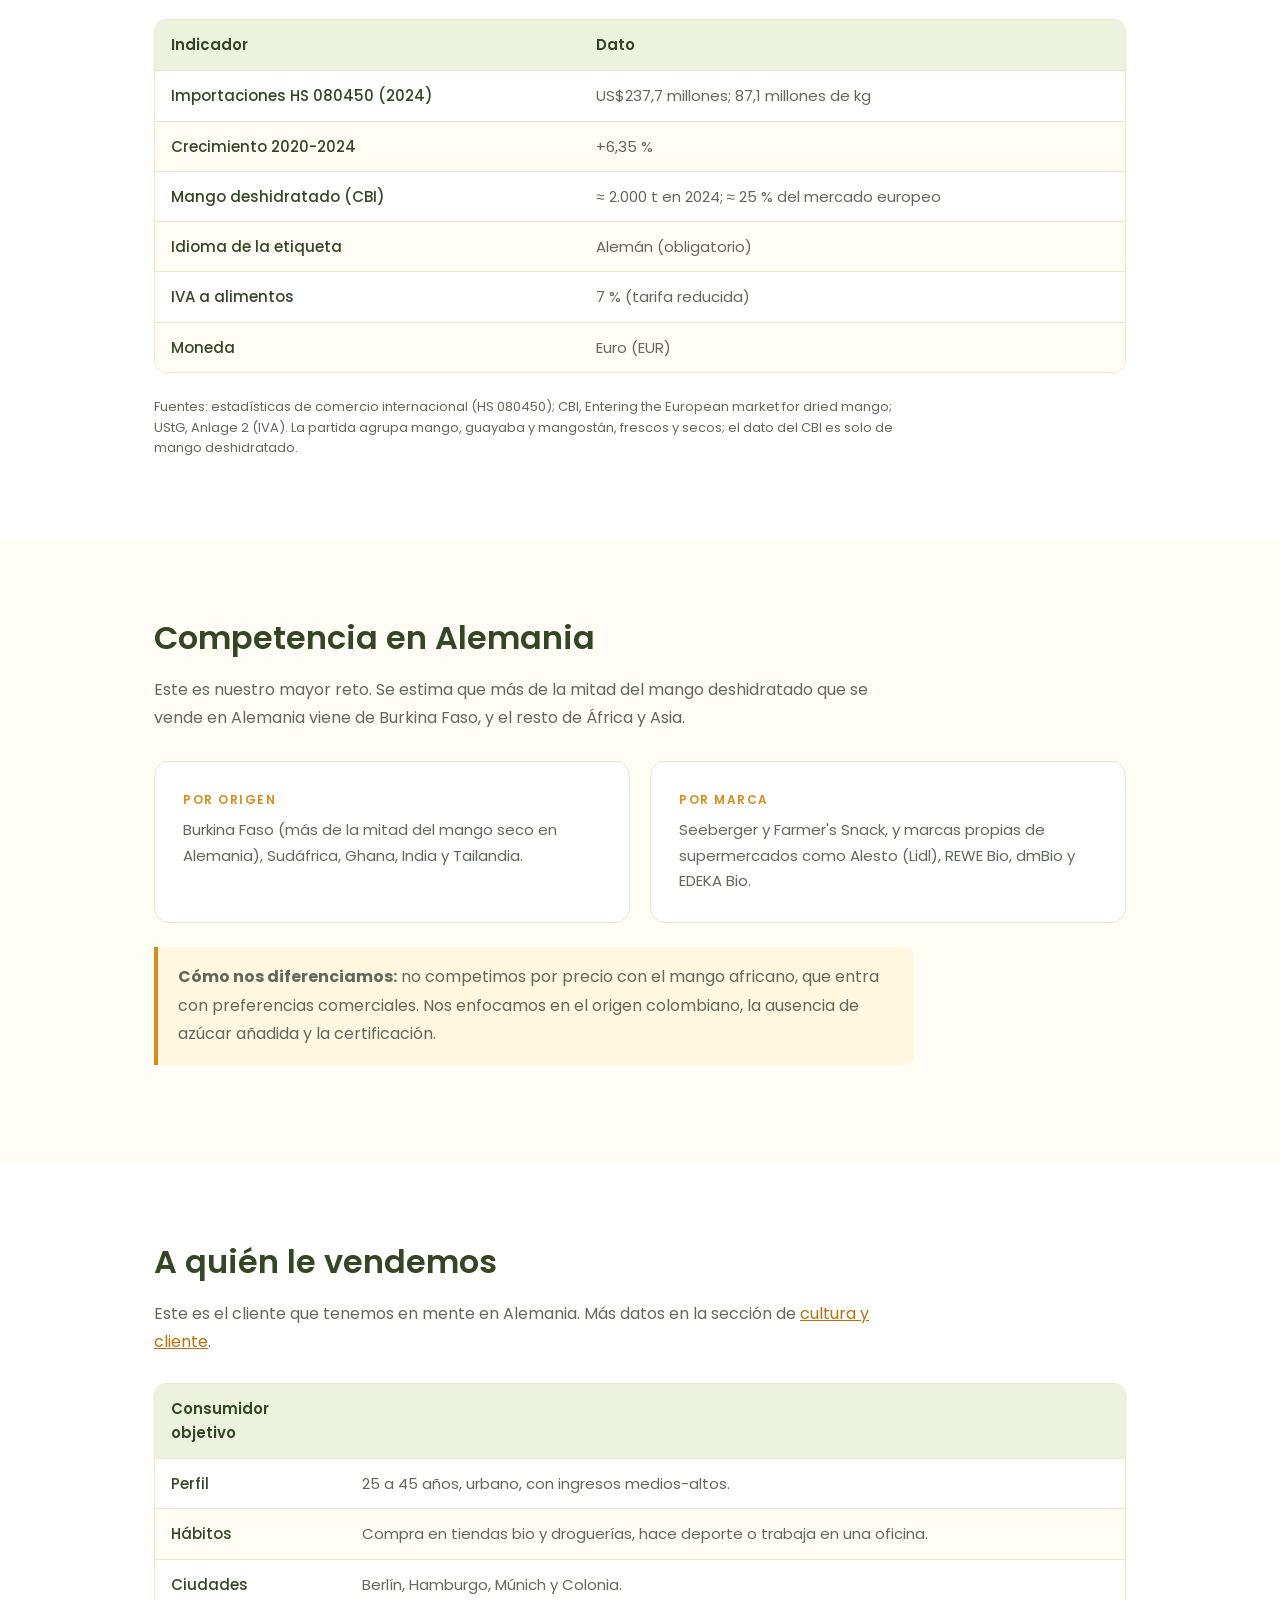
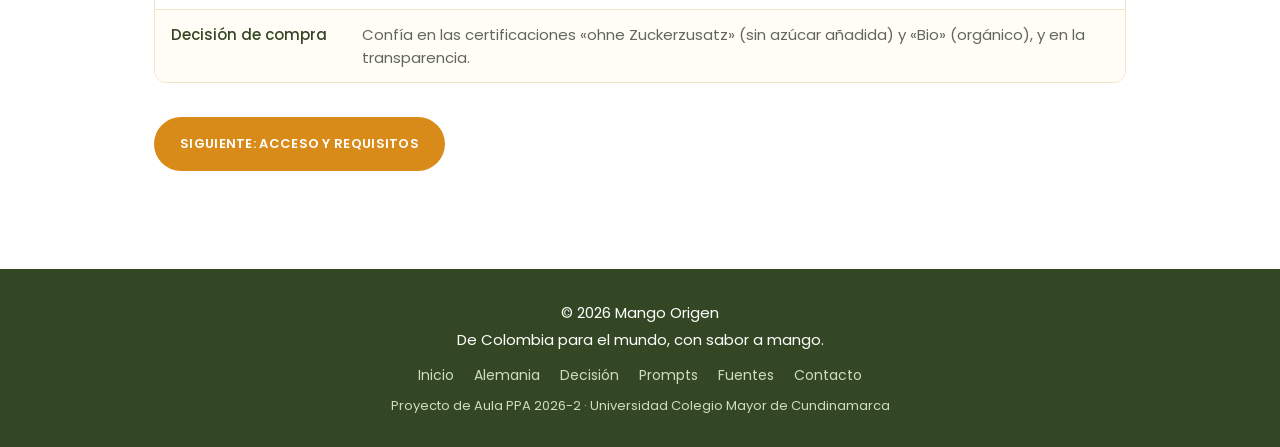
<file: alemania.html>
<!DOCTYPE html>
<html lang="es">

<head>
    <meta charset="UTF-8">
    <meta name="viewport" content="width=device-width, initial-scale=1.0">

    <title>Alemania · Mercado | Mango Origen</title>
    <meta name="description" content="Radiografía mundial del mango deshidratado (HS 080450), por qué elegimos Alemania, perfil del mercado, competencia y cliente objetivo.">

    <link rel="icon" type="image/png" href="logo-navbar.png">

    <!-- Conexión con CSS -->
    <link rel="stylesheet" href="estilos.css?v=3">
</head>

<body>

    <!-- ==============================
         BARRA DE NAVEGACIÓN
    =============================== -->

    <header class="navbar">

        <a class="logo" href="index.html">
            <img src="logo-navbar.png" alt="Logo Mango Origen">
            <h2>Mango Origen</h2>
        </a>

        <nav>
            <a href="index.html">Inicio</a>
            <a href="producto.html">Producto</a>
            <a href="alemania.html" class="activo">Alemania</a>
            <a href="decision.html">Decisión</a>
            <a href="prompts.html">Prompts</a>
            <a href="fuentes.html">Fuentes</a>
            <a href="nosotros.html">Nosotros</a>
        </nav>

    </header>

    <div class="subnav"><div class="contenedor"><a href="alemania.html" class="activo">Mercado</a><a href="acceso.html">Acceso y requisitos</a><a href="logistica.html">Logística</a><a href="entorno.html">Entorno y sostenibilidad</a><a href="cultura.html">Cultura y cliente</a></div></div>

    <main>

        <section class="encabezado-pagina">
            <div class="contenedor">
                <p class="migas"><a href="index.html">Inicio</a> / Alemania / Mercado</p>
                <p class="etiqueta">ALEMANIA · MERCADO</p>
                <h1>Alemania: el mercado de Mango Origen</h1>
                <p class="intro">Revisamos cuánto compra el mundo, dónde está Colombia y por qué Alemania fue la mejor opción para empezar.</p>
            </div>
        </section>

        <section class="seccion" id="radiografia">
            <div class="contenedor">
                <p class="etiqueta">RADIOGRAFÍA MUNDIAL DEL PRODUCTO</p>
                <h2>Cuánto se mueve en el mundo</h2>
                <p>
                    Antes de hablar de Alemania miramos el comercio mundial de la categoría. Trabajamos con el HS 080450 y con los años 2020 a 2024,
                    en millones de dólares. Las gráficas y tablas las hicimos con programación en Google Colab
                    (<a href="https://colab.research.google.com/drive/1V2CgXCMNMbuUhaQsNClZaiGVl04kvZjp?usp=sharing" target="_blank" rel="noopener">ver el cuaderno</a>).
                </p>
                <div class="datos bloque"><div class="dato"><strong>Mango deshidratado</strong><span>Producto analizado.</span></div><div class="dato"><strong>HS 080450</strong><span>Código a seis dígitos de la categoría.</span></div><div class="dato"><strong>2020–2024</strong><span>Período de las tablas y gráficas.</span></div></div>
                <h3 style="margin-top:34px">Principales exportadores mundiales</h3>
                <p>Millones de USD, categoría HS 080450. Sirve para ver quiénes son los competidores grandes.</p>
                <div class="tabla-scroll"><table class="tabla "><thead><tr><th>País</th><th class="num">2020</th><th class="num">2021</th><th class="num">2022</th><th class="num">2023</th><th class="num">2024</th></tr></thead><tbody><tr><td>Tailandia</td><td class="num">570,46</td><td class="num">677,95</td><td class="num">531,68</td><td class="num">642,13</td><td class="num">665,37</td></tr><tr><td>México</td><td class="num">449,42</td><td class="num">505,82</td><td class="num">548,58</td><td class="num">575,79</td><td class="num">635,48</td></tr><tr><td>Países Bajos</td><td class="num">411,14</td><td class="num">439,49</td><td class="num">330,40</td><td class="num">353,78</td><td class="num">323,77</td></tr><tr><td>Perú</td><td class="num">280,54</td><td class="num">315,63</td><td class="num">291,17</td><td class="num">254,73</td><td class="num">313,27</td></tr><tr><td>Brasil</td><td class="num">247,96</td><td class="num">250,13</td><td class="num">206,85</td><td class="num">315,69</td><td class="num">351,49</td></tr></tbody></table></div>
                <p class="interpretacion"><strong>Cómo lo leemos:</strong> Tailandia y México son los líderes. Países Bajos, Perú y Brasil también pesan bastante. Colombia queda por debajo de todos ellos, así que la competencia internacional es fuerte.</p>
                <p class="fuente">Fuente: estadísticas de comercio internacional (HS 080450), consulta de noviembre de 2026. Unidad: millones de USD. Tratamiento propio en Google Colab.</p>
            </div>
        </section>

        <section class="seccion crema">
            <div class="contenedor">
                <h3>Principales importadores mundiales</h3>
                <p>Estos son los mercados que más compran, también en millones de USD.</p>
                <div class="tabla-scroll"><table class="tabla "><thead><tr><th>País</th><th class="num">2020</th><th class="num">2021</th><th class="num">2022</th><th class="num">2023</th><th class="num">2024</th></tr></thead><tbody><tr><td>Estados Unidos</td><td class="num">718,77</td><td class="num">818,22</td><td class="num">870,69</td><td class="num">889,34</td><td class="num">1.004,76</td></tr><tr><td>China</td><td class="num">754,66</td><td class="num">792,41</td><td class="num">685,61</td><td class="num">741,37</td><td class="num">675,64</td></tr><tr><td>Países Bajos</td><td class="num">365,19</td><td class="num">362,23</td><td class="num">298,30</td><td class="num">319,39</td><td class="num">308,59</td></tr><tr><td><strong>Alemania</strong></td><td class="num"><strong>223,55</strong></td><td class="num"><strong>246,87</strong></td><td class="num"><strong>207,02</strong></td><td class="num"><strong>256,71</strong></td><td class="num"><strong>237,75</strong></td></tr><tr><td>Reino Unido</td><td class="num">163,38</td><td class="num">230,19</td><td class="num">200,62</td><td class="num">218,32</td><td class="num">284,73</td></tr></tbody></table></div>
                <div class="grafica" role="group" aria-label="Importaciones de los principales mercados, 2020 y 2024"><h3>Importaciones de los principales mercados, 2020 y 2024</h3><p class="sub">Millones de USD · HS 080450</p><div class="leyenda"><span style="--c:#49652c">2020</span><span style="--c:#d88b19">2024</span></div><div class="fila-barra"><span class="nombre">Estados Unidos</span><div class="pistas"><div class="pista"><div class="barra" style="--v:71.5%;--c:#49652c"></div><span class="valor">718,77</span></div><div class="pista"><div class="barra" style="--v:100.0%;--c:#d88b19"></div><span class="valor">1.004,76</span></div></div></div><div class="fila-barra"><span class="nombre">China</span><div class="pistas"><div class="pista"><div class="barra" style="--v:75.1%;--c:#49652c"></div><span class="valor">754,66</span></div><div class="pista"><div class="barra" style="--v:67.2%;--c:#d88b19"></div><span class="valor">675,64</span></div></div></div><div class="fila-barra"><span class="nombre">Países Bajos</span><div class="pistas"><div class="pista"><div class="barra" style="--v:36.3%;--c:#49652c"></div><span class="valor">365,19</span></div><div class="pista"><div class="barra" style="--v:30.7%;--c:#d88b19"></div><span class="valor">308,59</span></div></div></div><div class="fila-barra"><span class="nombre">Alemania</span><div class="pistas"><div class="pista"><div class="barra" style="--v:22.2%;--c:#49652c"></div><span class="valor">223,55</span></div><div class="pista"><div class="barra" style="--v:23.7%;--c:#d88b19"></div><span class="valor">237,75</span></div></div></div><div class="fila-barra"><span class="nombre">Reino Unido</span><div class="pistas"><div class="pista"><div class="barra" style="--v:16.3%;--c:#49652c"></div><span class="valor">163,38</span></div><div class="pista"><div class="barra" style="--v:28.3%;--c:#d88b19"></div><span class="valor">284,73</span></div></div></div></div>
                <p class="interpretacion"><strong>Cómo lo leemos:</strong> Estados Unidos es el que más crece y en 2024 llega a más de mil millones de dólares. China sigue siendo enorme, pero bajó. Países Bajos, Alemania y Reino Unido compran menos, aunque sus cifras igual son importantes.</p>
                <p class="fuente">Fuente: estadísticas de comercio internacional (HS 080450), consulta de noviembre de 2026. Unidad: millones de USD. Tratamiento propio en Google Colab.</p>
                <h3 style="margin-top:34px">Crecimiento de los mercados importadores</h3>
                <div class="tabla-scroll"><table class="tabla angosta" style="min-width:520px"><thead><tr><th>País</th><th class="num">Importaciones 2020</th><th class="num">Importaciones 2024</th><th class="num">Crecimiento 2020-2024</th></tr></thead><tbody><tr><td>Estados Unidos</td><td class="num">718,77</td><td class="num">1.004,76</td><td class="num sube">+39,79 %</td></tr><tr><td>China</td><td class="num">754,66</td><td class="num">675,64</td><td class="num baja">−10,47 %</td></tr><tr><td>Países Bajos</td><td class="num">365,19</td><td class="num">308,59</td><td class="num baja">−15,50 %</td></tr><tr><td><strong>Alemania</strong></td><td class="num">223,55</td><td class="num">237,75</td><td class="num sube"><strong>+6,35 %</strong></td></tr><tr><td>Reino Unido</td><td class="num">163,38</td><td class="num">284,73</td><td class="num sube">+74,30 %</td></tr></tbody></table></div>
                <p class="interpretacion"><strong>Cómo lo leemos:</strong> Entre 2020 y 2024 los mercados se comportaron distinto. Reino Unido tuvo el mayor crecimiento relativo (+74,30 %) y Estados Unidos creció +39,79 %. Alemania subió de forma moderada, +6,35 %. China y Países Bajos bajaron 10,47 % y 15,50 %.</p>
            </div>
        </section>

        <section class="seccion">
            <div class="contenedor">
                <h3>Lo que exporta Colombia</h3>
                <p>
                    Las exportaciones colombianas de la categoría subieron de US$9,60 millones en 2020 a US$15,34 millones en 2024, con una
                    pequeña baja en 2022. El volumen pasó de 2,4 a 3,4 millones de kg.
                </p>
                <div class="tabla-scroll"><table class="tabla angosta" style="min-width:420px"><thead><tr><th>Año</th><th class="num">Valor exportado (millones USD)</th><th class="num">Volumen exportado (kg)</th></tr></thead><tbody><tr><td>2020</td><td class="num">9,60</td><td class="num">2.388.440</td></tr><tr><td>2021</td><td class="num">14,05</td><td class="num">2.506.580</td></tr><tr><td>2022</td><td class="num">13,76</td><td class="num">2.479.640</td></tr><tr><td>2023</td><td class="num">14,70</td><td class="num">3.125.464</td></tr><tr><td>2024</td><td class="num">15,34</td><td class="num">3.412.390</td></tr></tbody></table></div>
                <h3 style="margin-top:34px">A dónde vende Colombia hoy</h3>
                <p>
                    Canadá es el principal destino en 2024, seguido de España, Estados Unidos, Francia y Emiratos Árabes Unidos.
                    Esto nos muestra en qué mercados Colombia ya tiene experiencia exportando esta categoría.
                </p>
                <div class="tabla-scroll"><table class="tabla angosta" style="min-width:520px"><thead><tr><th>Posición</th><th>País destino</th><th class="num">Valor exportado (millones USD)</th><th class="num">Volumen (kg)</th></tr></thead><tbody><tr><td>1</td><td>Canadá</td><td class="num">6,14</td><td class="num">1.344.800</td></tr><tr><td>2</td><td>España</td><td class="num">1,66</td><td class="num">307.915</td></tr><tr><td>3</td><td>Estados Unidos</td><td class="num">1,40</td><td class="num">556.087</td></tr><tr><td>4</td><td>Francia</td><td class="num">0,97</td><td class="num">169.173</td></tr><tr><td>5</td><td>Emiratos Árabes Unidos</td><td class="num">0,88</td><td class="num">153.179</td></tr></tbody></table></div>
                <p class="nota"><strong>Nota metodológica:</strong> la categoría HS 080450 incluye guayabas, mangos y mangostanes, frescos y secos.
                Por eso estas cifras describen la categoría completa y no solo el mango deshidratado.</p>
                <p class="fuente">Fuente: estadísticas de comercio internacional (HS 080450), consulta de noviembre de 2026. Unidad: millones de USD y kg. Tratamiento propio.</p>
            </div>
        </section>

        <section class="seccion crema">
            <div class="contenedor">
                <p class="etiqueta">¿POR QUÉ ALEMANIA?</p>
                <h2>Cómo llegamos a elegirla</h2>
                <p>
                    Con los datos de comercio y el análisis de competencia preseleccionamos tres destinos europeos. Los comparamos con una matriz
                    de seis criterios, cada uno calificado de 1 a 5 (5 = muy favorable, 4 = favorable, 3 = aceptable, 2 = poco favorable, 1 = desfavorable).
                    Como son seis criterios, el máximo posible era 30 puntos.
                </p>
                <div class="tabla-scroll"><table class="tabla angosta" style="min-width:480px"><thead><tr><th>Criterio</th><th class="centro">Países Bajos</th><th class="centro">Francia</th><th class="centro">Alemania</th></tr></thead><tbody><tr><td>Tamaño del mercado</td><td class="p4">4</td><td class="p5">5</td><td class="p5">5</td></tr><tr><td>Crecimiento de importaciones</td><td class="p4">4</td><td class="p3">3</td><td class="p4">4</td></tr><tr><td>Acceso comercial</td><td class="p5">5</td><td class="p4">4</td><td class="p4">4</td></tr><tr><td>Logística</td><td class="p5">5</td><td class="p4">4</td><td class="p4">4</td></tr><tr><td>Competencia</td><td class="p3">3</td><td class="p3">3</td><td class="p3">3</td></tr><tr><td>Afinidad del consumidor</td><td class="p4">4</td><td class="p4">4</td><td class="p5">5</td></tr><tr class="total"><td>Total (máximo 30)</td><td>25</td><td>23</td><td>25</td></tr></tbody></table></div>
                <p class="interpretacion"><strong>Cómo lo leemos:</strong> Alemania y Países Bajos quedaron empatados con 25 puntos y Francia sacó 23. Escogimos Alemania por el tamaño de su mercado y porque su consumidor es el que más conecta con el producto (5 de 5 en afinidad). Países Bajos sale mejor en acceso y logística por el puerto de Róterdam, pero su papel es más de centro de distribución europeo. En competencia los tres sacaron 3, porque en todos hay que enfrentar al mango africano y a las marcas propias de los supermercados.</p>
                <h3 style="margin-top:34px">Por qué el producto encaja con la demanda alemana</h3>
                <p>La demanda alemana se mueve por:</p>
                <ul class="lista">
                    <li>El consumo de snacks saludables.</li>
                    <li>Los productos sin azúcar añadida y sin conservantes.</li>
                    <li>Los productos orgánicos.</li>
                    <li>El crecimiento de las barras de fruta y cereales.</li>
                    <li>El interés por lo sostenible y el comercio justo.</li>
                </ul>
                <p>
                    Todo eso va con un mango colombiano 100 % natural y sin azúcar añadida. Según el CBI, las etiquetas que informan sobre
                    estos puntos ayudan a que el consumidor alemán acepte mejor el mango deshidratado.
                </p>
            </div>
        </section>

        <section class="seccion">
            <div class="contenedor">
                <h2>Perfil del mercado alemán</h2>
                <p>
                    En 2024 Alemania importó US$237,7 millones y 87,1 millones de kg de la partida HS 080450. El dato de 2.000 toneladas y del 25 % del
                    mercado europeo es solo de mango deshidratado y viene del CBI. Que ya exista comercio de Colombia con Alemania en esta categoría,
                    aunque pequeño, es una buena señal para nosotros.
                </p>
                <div class="tabla-scroll"><table class="tabla angosta" style="min-width:420px"><thead><tr><th>Indicador</th><th>Dato</th></tr></thead><tbody><tr><td>Importaciones HS 080450 (2024)</td><td>US$237,7 millones; 87,1 millones de kg</td></tr><tr><td>Crecimiento 2020-2024</td><td>+6,35 %</td></tr><tr><td>Mango deshidratado (CBI)</td><td>≈ 2.000 t en 2024; ≈ 25 % del mercado europeo</td></tr><tr><td>Idioma de la etiqueta</td><td>Alemán (obligatorio)</td></tr><tr><td>IVA a alimentos</td><td>7 % (tarifa reducida)</td></tr><tr><td>Moneda</td><td>Euro (EUR)</td></tr></tbody></table></div>
                <p class="fuente">Fuentes: estadísticas de comercio internacional (HS 080450); CBI, Entering the European market for dried mango; UStG, Anlage 2 (IVA). La partida agrupa mango, guayaba y mangostán, frescos y secos; el dato del CBI es solo de mango deshidratado.</p>
            </div>
        </section>

        <section class="seccion crema">
            <div class="contenedor">
                <h2>Competencia en Alemania</h2>
                <p>
                    Este es nuestro mayor reto. Se estima que más de la mitad del mango deshidratado que se vende en Alemania viene de Burkina Faso, y el
                    resto de África y Asia.
                </p>
                <div class="rejilla dos">
                    <div class="cuadro">
                        <span class="etiqueta-mini">Por origen</span>
                        <p>Burkina Faso (más de la mitad del mango seco en Alemania), Sudáfrica, Ghana, India y Tailandia.</p>
                    </div>
                    <div class="cuadro">
                        <span class="etiqueta-mini">Por marca</span>
                        <p>Seeberger y Farmer's Snack, y marcas propias de supermercados como Alesto (Lidl), REWE Bio, dmBio y EDEKA Bio.</p>
                    </div>
                </div>
                <p class="nota"><strong>Cómo nos diferenciamos:</strong> no competimos por precio con el mango africano, que entra con preferencias comerciales.
                Nos enfocamos en el origen colombiano, la ausencia de azúcar añadida y la certificación.</p>
            </div>
        </section>

        <section class="seccion">
            <div class="contenedor">
                <h2>A quién le vendemos</h2>
                <p>Este es el cliente que tenemos en mente en Alemania. Más datos en la sección de <a href="cultura.html">cultura y cliente</a>.</p>
                <div class="tabla-scroll"><table class="tabla angosta" style="min-width:420px"><thead><tr><th>Consumidor objetivo</th><th></th></tr></thead><tbody><tr><td>Perfil</td><td>25 a 45 años, urbano, con ingresos medios-altos.</td></tr><tr><td>Hábitos</td><td>Compra en tiendas bio y droguerías, hace deporte o trabaja en una oficina.</td></tr><tr><td>Ciudades</td><td>Berlín, Hamburgo, Múnich y Colonia.</td></tr><tr><td>Decisión de compra</td><td>Confía en las certificaciones «ohne Zuckerzusatz» (sin azúcar añadida) y «Bio» (orgánico), y en la transparencia.</td></tr></tbody></table></div>
                <p class="bloque"><a href="acceso.html" class="boton">SIGUIENTE: ACCESO Y REQUISITOS</a></p>
            </div>
        </section>

    </main>


    <!-- ==============================
         PIE DE PÁGINA
    =============================== -->

    <footer>

        <p>
            © 2026 Mango Origen
        </p>

        <p>
            De Colombia para el mundo, con sabor a mango.
        </p>

        <div class="pie-links">
            <a href="index.html">Inicio</a>
            <a href="alemania.html">Alemania</a>
            <a href="decision.html">Decisión</a>
            <a href="prompts.html">Prompts</a>
            <a href="fuentes.html">Fuentes</a>
            <a href="contacto.html">Contacto</a>
        </div>

        <p class="pie-nota">
            Proyecto de Aula PPA 2026-2 · Universidad Colegio Mayor de Cundinamarca
        </p>

    </footer>

</body>

</html>
</file>
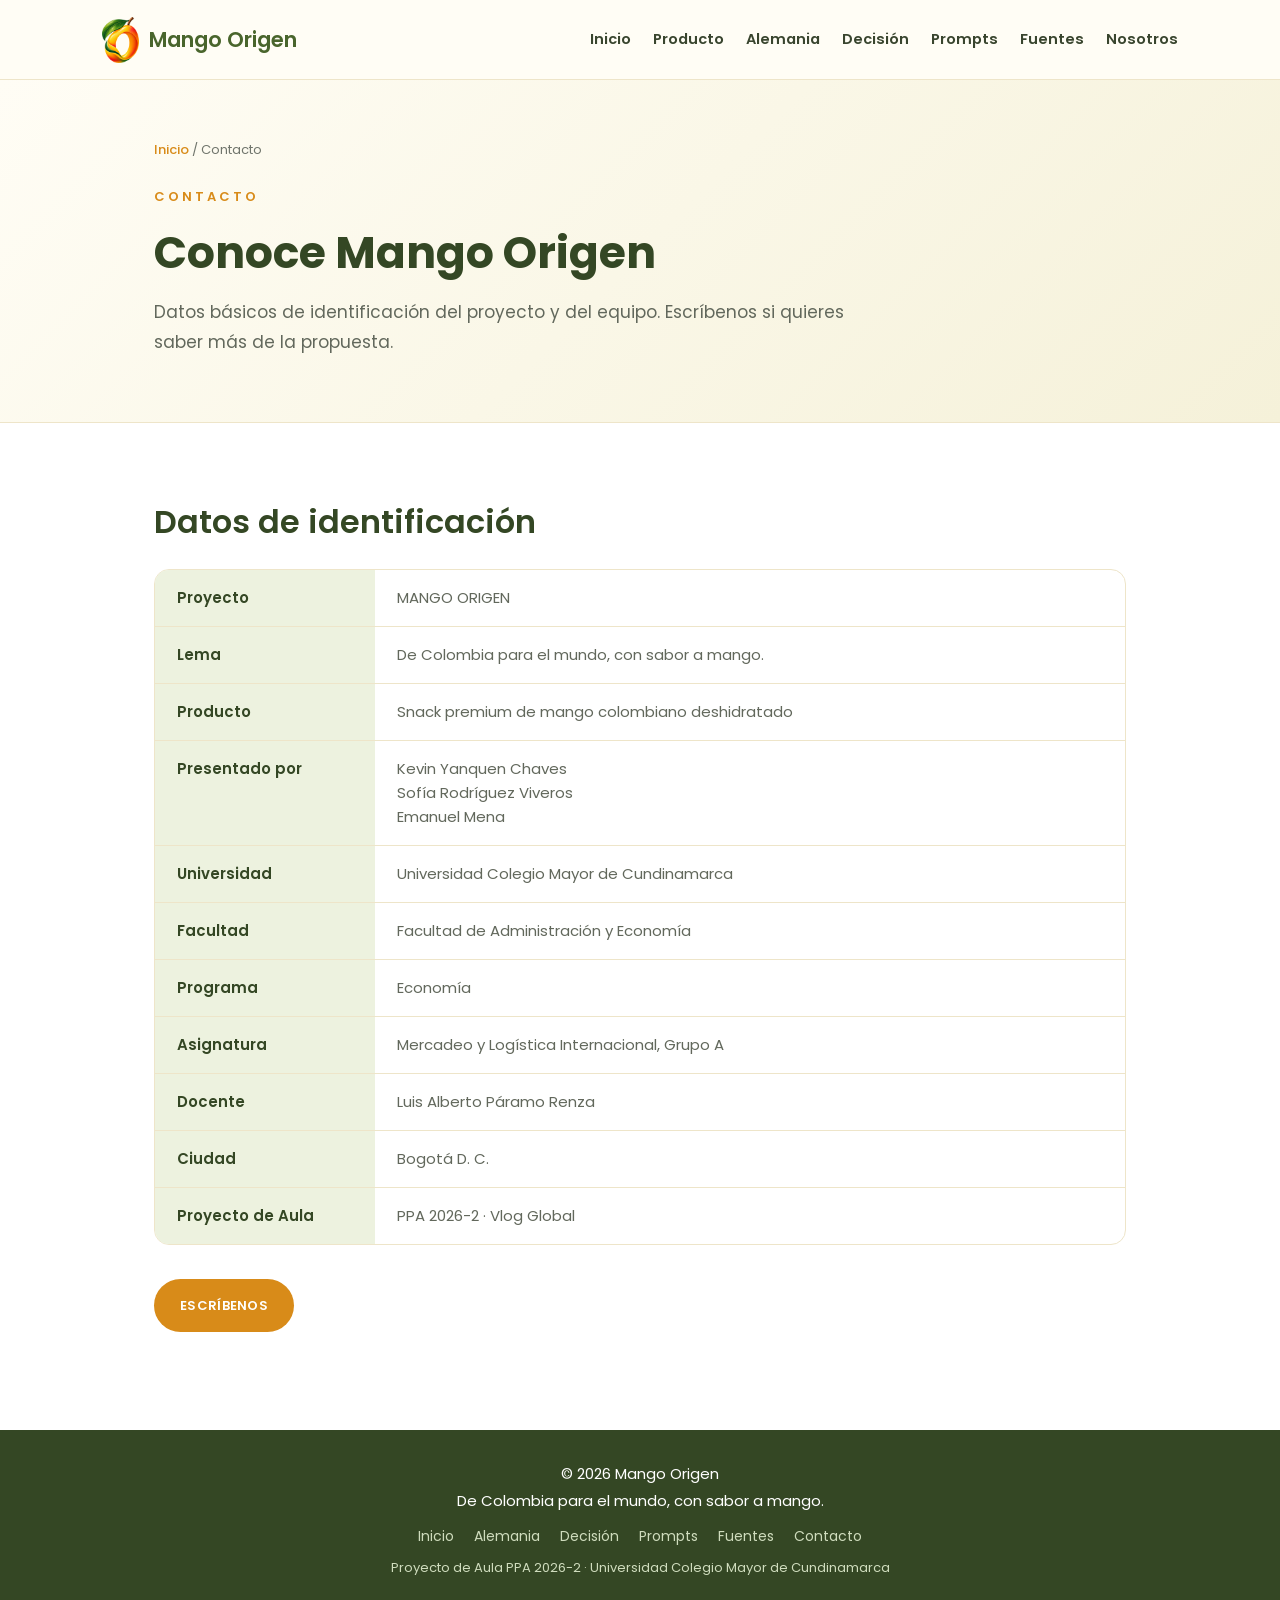
<file: contacto.html>
<!DOCTYPE html>
<html lang="es">

<head>
    <meta charset="UTF-8">
    <meta name="viewport" content="width=device-width, initial-scale=1.0">

    <title>Contacto | Mango Origen</title>
    <meta name="description" content="Datos de identificación del proyecto Mango Origen y contacto.">

    <link rel="icon" type="image/png" href="logo-navbar.png">

    <!-- Conexión con CSS -->
    <link rel="stylesheet" href="estilos.css?v=3">
</head>

<body>

    <!-- ==============================
         BARRA DE NAVEGACIÓN
    =============================== -->

    <header class="navbar">

        <a class="logo" href="index.html">
            <img src="logo-navbar.png" alt="Logo Mango Origen">
            <h2>Mango Origen</h2>
        </a>

        <nav>
            <a href="index.html">Inicio</a>
            <a href="producto.html">Producto</a>
            <a href="alemania.html">Alemania</a>
            <a href="decision.html">Decisión</a>
            <a href="prompts.html">Prompts</a>
            <a href="fuentes.html">Fuentes</a>
            <a href="nosotros.html">Nosotros</a>
        </nav>

    </header>

    <main>

        <section class="encabezado-pagina">
            <div class="contenedor">
                <p class="migas"><a href="index.html">Inicio</a> / Contacto</p>
                <p class="etiqueta">CONTACTO</p>
                <h1>Conoce Mango Origen</h1>
                <p class="intro">Datos básicos de identificación del proyecto y del equipo. Escríbenos si quieres saber más de la propuesta.</p>
            </div>
        </section>

        <section class="seccion">
            <div class="contenedor">
                <h2>Datos de identificación</h2>
                <dl class="identificacion">
                    <dt>Proyecto</dt><dd>MANGO ORIGEN</dd>
                    <dt>Lema</dt><dd>De Colombia para el mundo, con sabor a mango.</dd>
                    <dt>Producto</dt><dd>Snack premium de mango colombiano deshidratado</dd>
                    <dt>Presentado por</dt><dd><span>Kevin Yanquen Chaves</span><span>Sofía Rodríguez Viveros</span><span>Emanuel Mena</span></dd>
                    <dt>Universidad</dt><dd>Universidad Colegio Mayor de Cundinamarca</dd>
                    <dt>Facultad</dt><dd>Facultad de Administración y Economía</dd>
                    <dt>Programa</dt><dd>Economía</dd>
                    <dt>Asignatura</dt><dd>Mercadeo y Logística Internacional, Grupo A</dd>
                    <dt>Docente</dt><dd>Luis Alberto Páramo Renza</dd>
                    <dt>Ciudad</dt><dd>Bogotá D. C.</dd>
                    <dt>Proyecto de Aula</dt><dd>PPA 2026-2 · Vlog Global</dd>
                </dl>
                <p class="bloque"><a href="mailto:contacto@mangoorigen.com" class="boton">ESCRÍBENOS</a></p>
            </div>
        </section>

    </main>


    <!-- ==============================
         PIE DE PÁGINA
    =============================== -->

    <footer>

        <p>
            © 2026 Mango Origen
        </p>

        <p>
            De Colombia para el mundo, con sabor a mango.
        </p>

        <div class="pie-links">
            <a href="index.html">Inicio</a>
            <a href="alemania.html">Alemania</a>
            <a href="decision.html">Decisión</a>
            <a href="prompts.html">Prompts</a>
            <a href="fuentes.html">Fuentes</a>
            <a href="contacto.html">Contacto</a>
        </div>

        <p class="pie-nota">
            Proyecto de Aula PPA 2026-2 · Universidad Colegio Mayor de Cundinamarca
        </p>

    </footer>

</body>

</html>
</file>
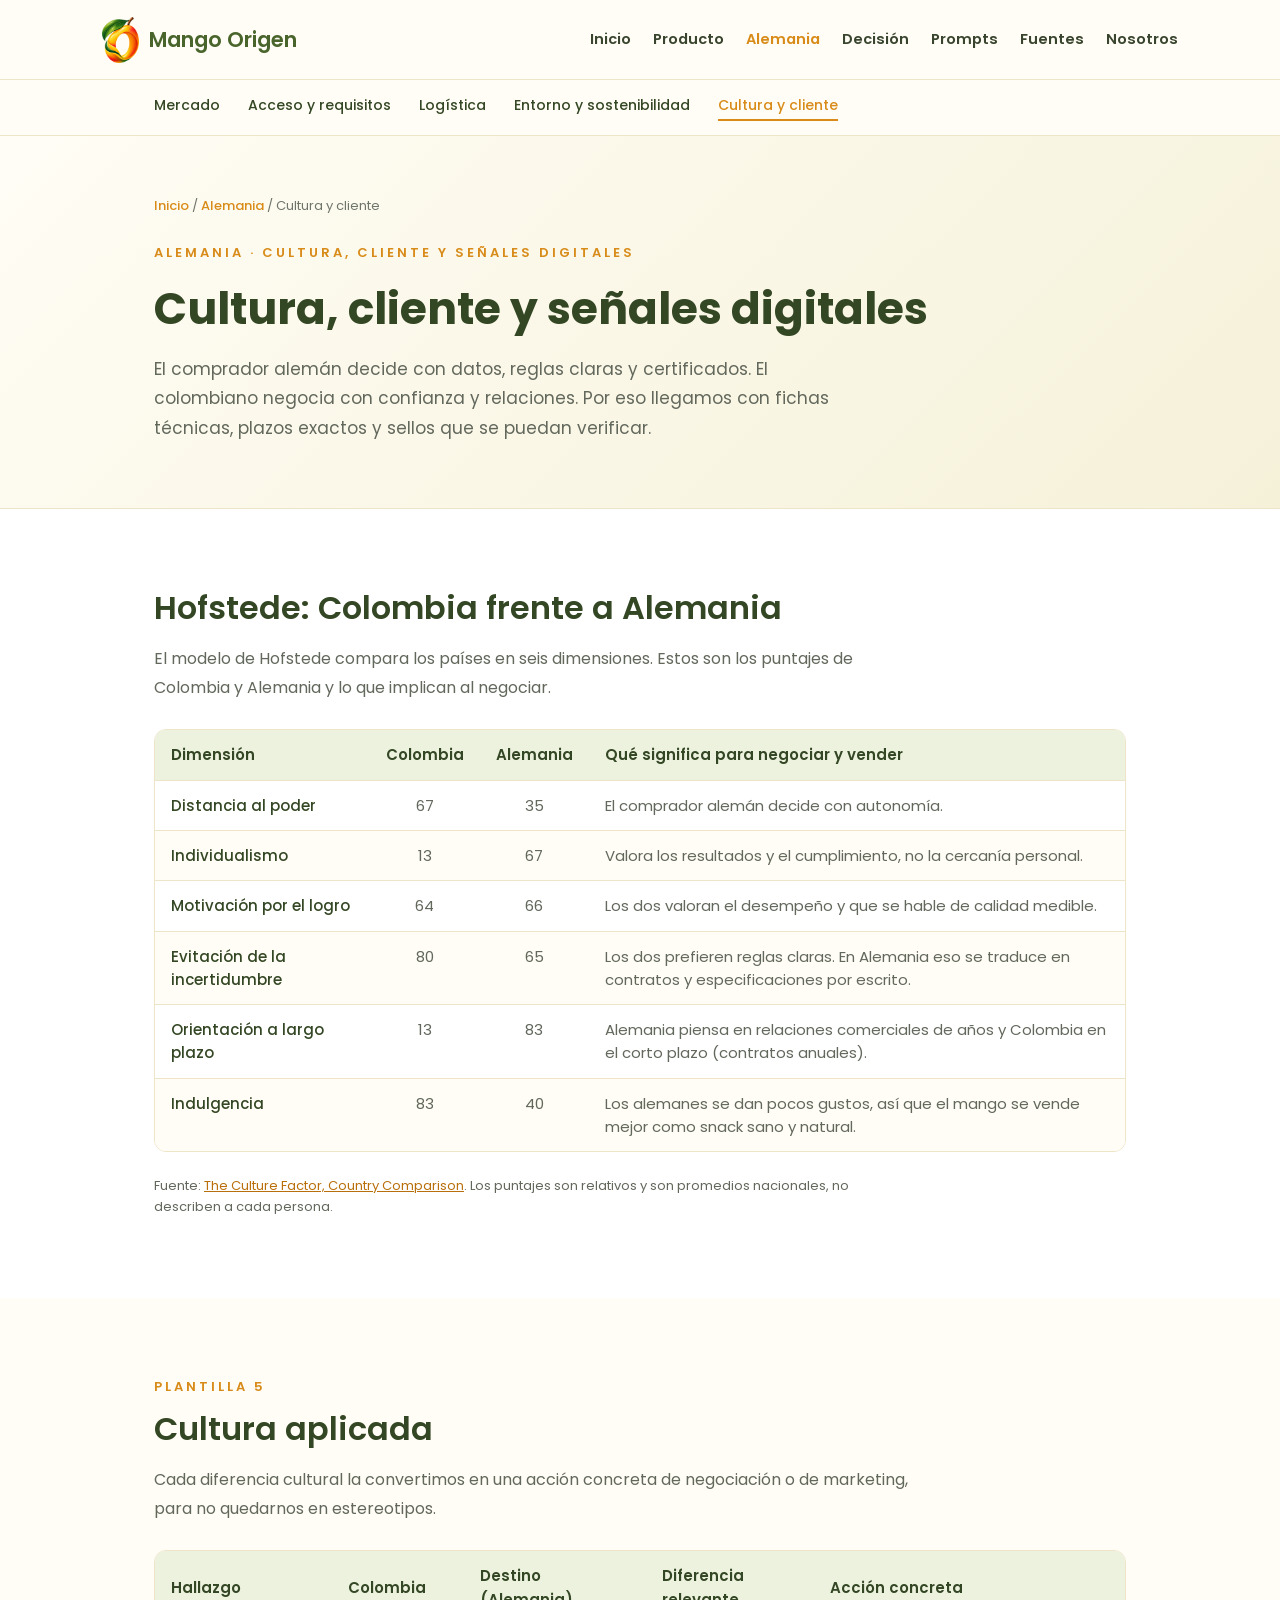
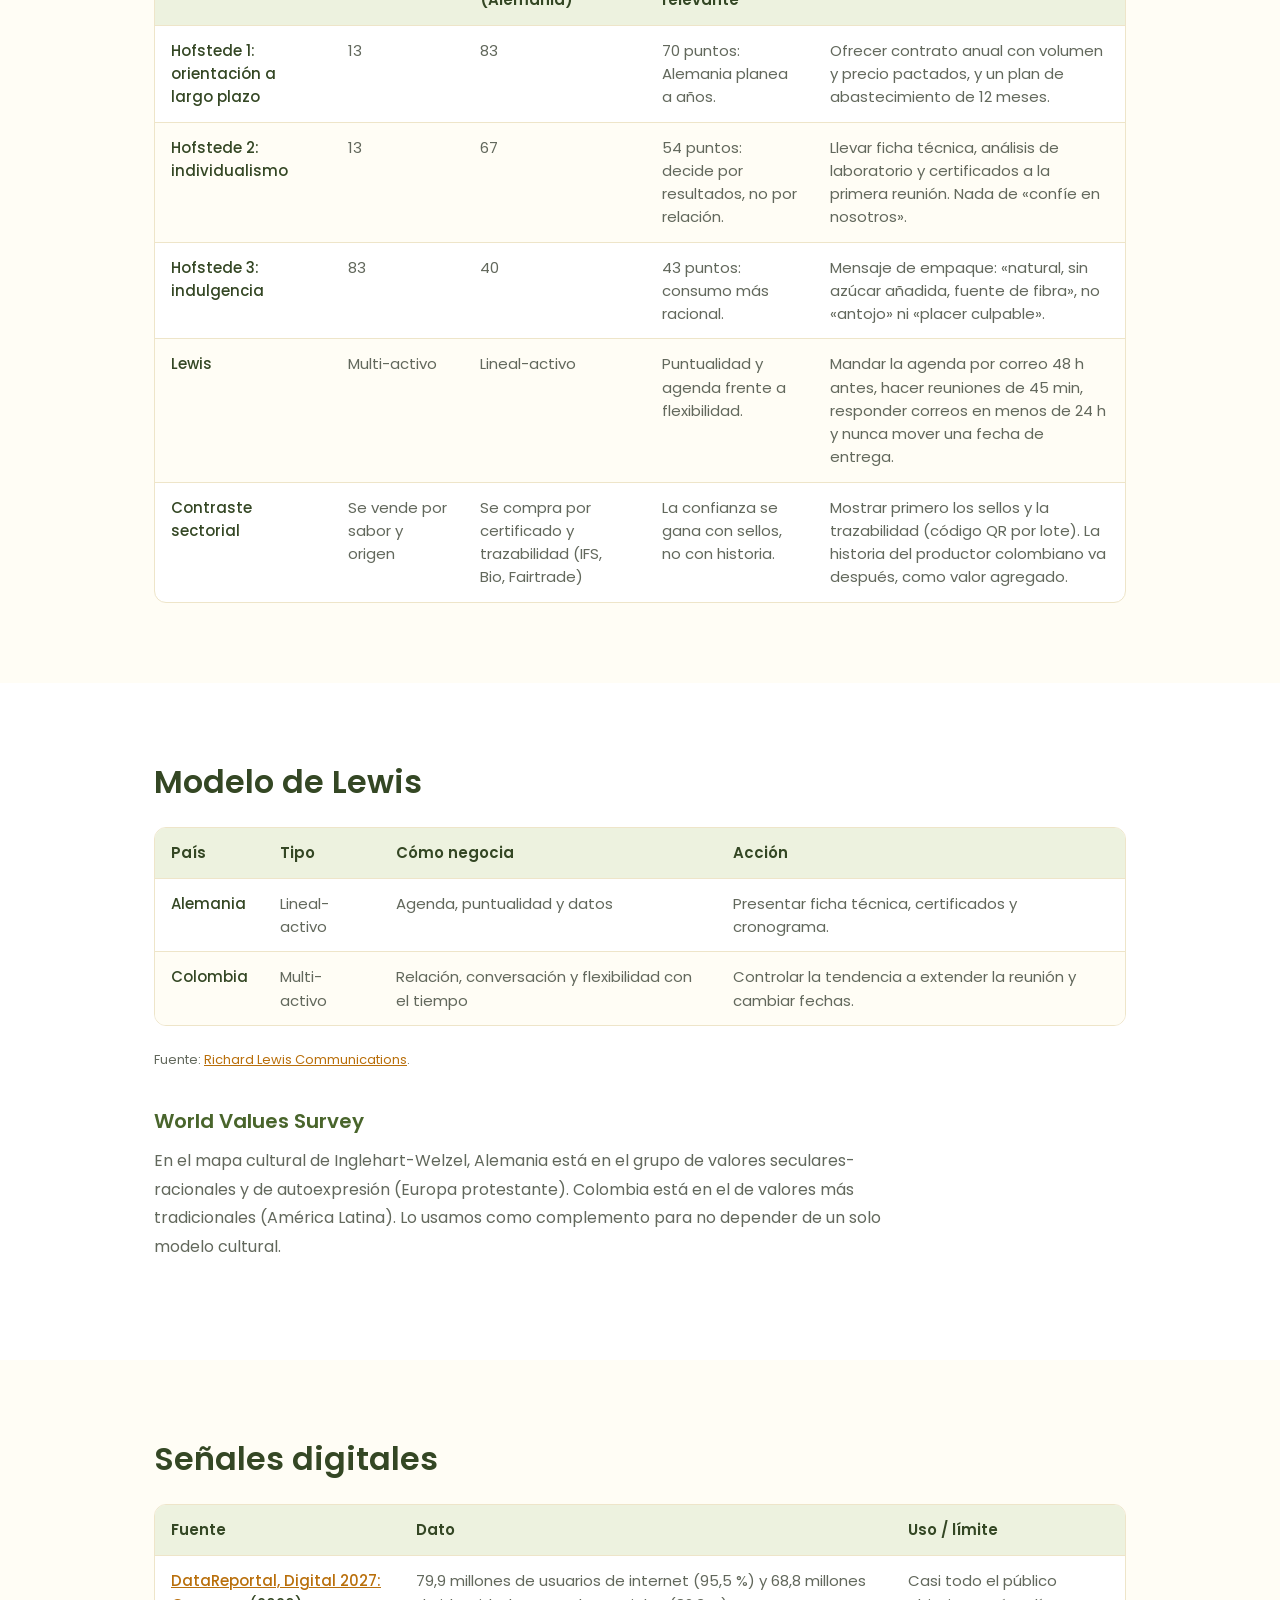
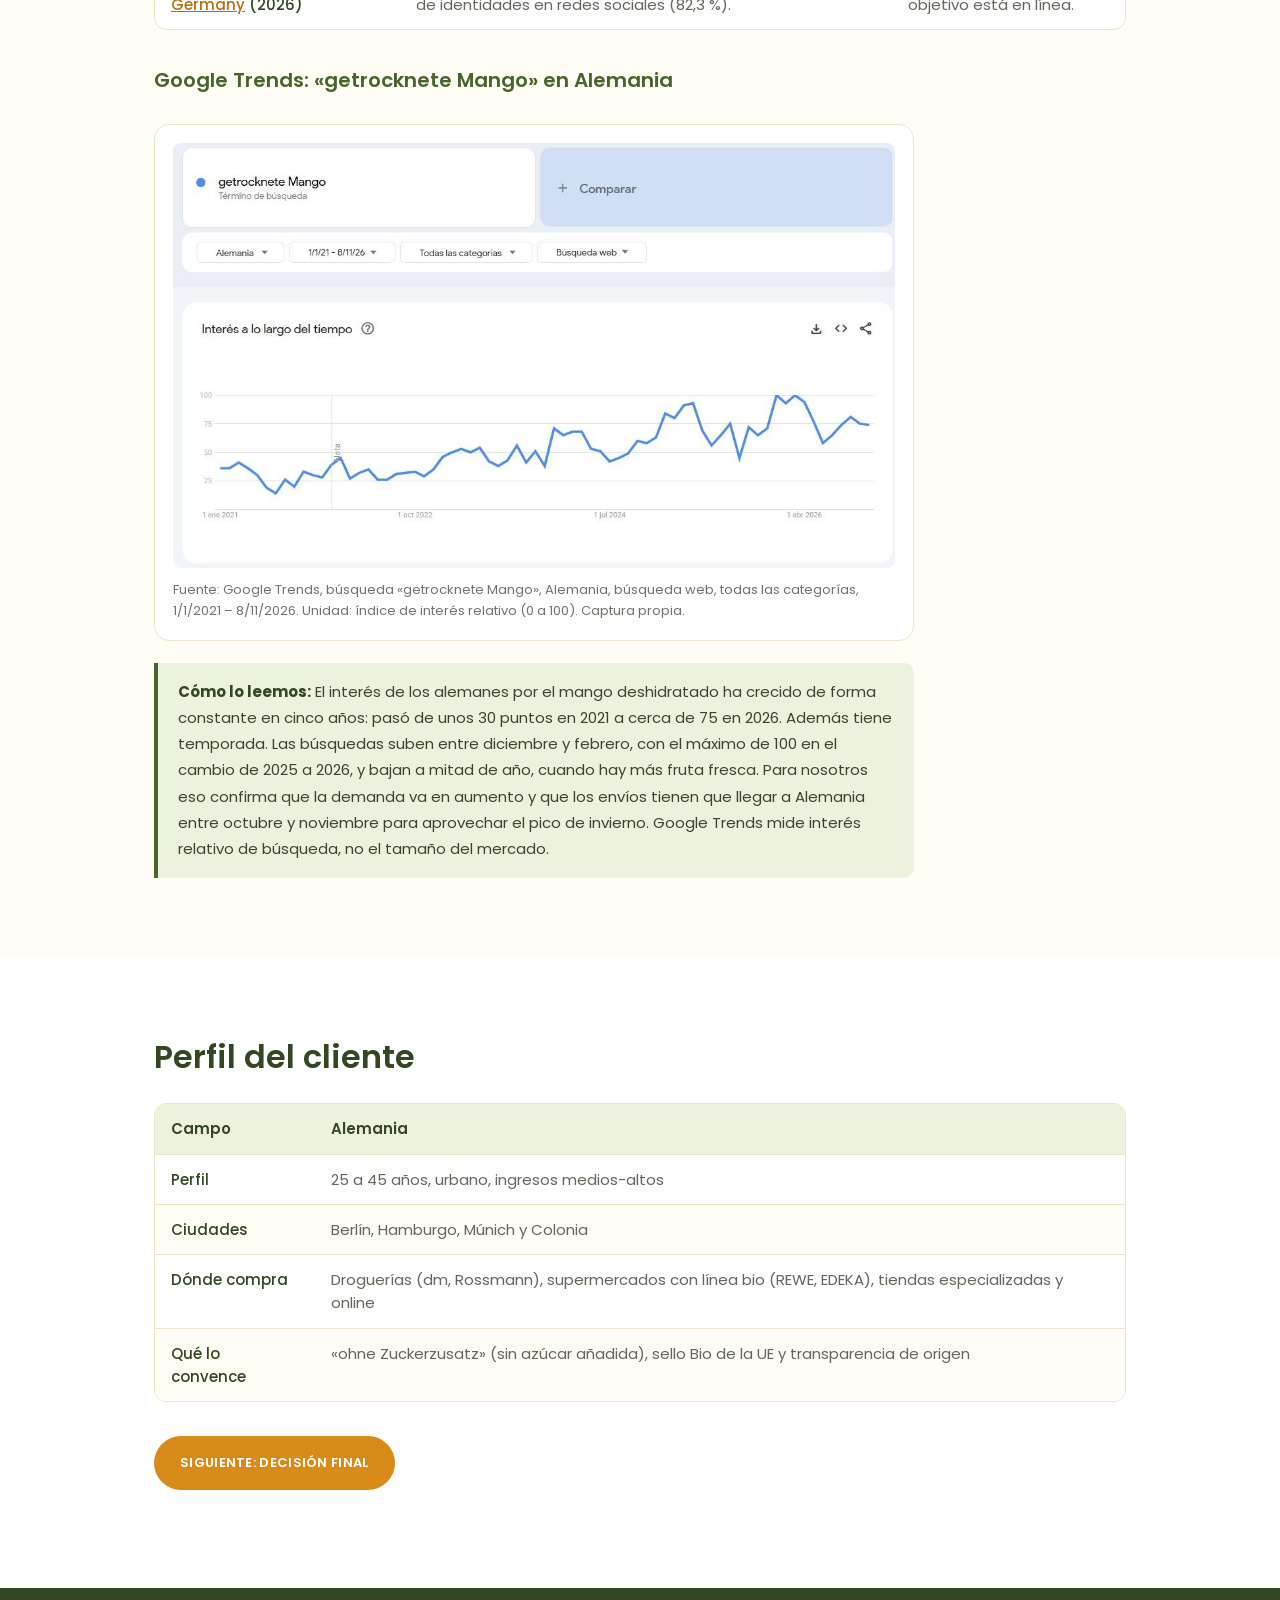
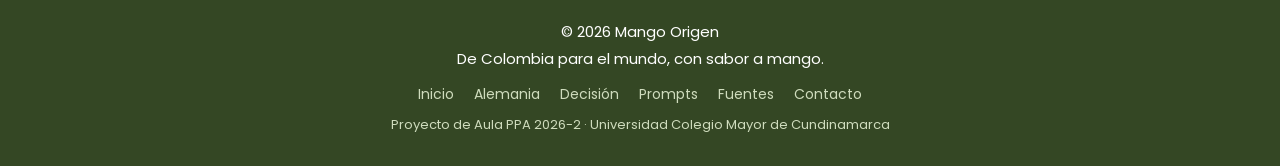
<file: cultura.html>
<!DOCTYPE html>
<html lang="es">

<head>
    <meta charset="UTF-8">
    <meta name="viewport" content="width=device-width, initial-scale=1.0">

    <title>Alemania · Cultura y cliente | Mango Origen</title>
    <meta name="description" content="Hofstede, Lewis, World Values Survey, Google Trends y perfil del cliente alemán para Mango Origen.">

    <link rel="icon" type="image/png" href="logo-navbar.png">

    <!-- Conexión con CSS -->
    <link rel="stylesheet" href="estilos.css?v=3">
</head>

<body>

    <!-- ==============================
         BARRA DE NAVEGACIÓN
    =============================== -->

    <header class="navbar">

        <a class="logo" href="index.html">
            <img src="logo-navbar.png" alt="Logo Mango Origen">
            <h2>Mango Origen</h2>
        </a>

        <nav>
            <a href="index.html">Inicio</a>
            <a href="producto.html">Producto</a>
            <a href="alemania.html" class="activo">Alemania</a>
            <a href="decision.html">Decisión</a>
            <a href="prompts.html">Prompts</a>
            <a href="fuentes.html">Fuentes</a>
            <a href="nosotros.html">Nosotros</a>
        </nav>

    </header>

    <div class="subnav"><div class="contenedor"><a href="alemania.html">Mercado</a><a href="acceso.html">Acceso y requisitos</a><a href="logistica.html">Logística</a><a href="entorno.html">Entorno y sostenibilidad</a><a href="cultura.html" class="activo">Cultura y cliente</a></div></div>

    <main>

        <section class="encabezado-pagina">
            <div class="contenedor">
                <p class="migas"><a href="index.html">Inicio</a> / <a href="alemania.html">Alemania</a> / Cultura y cliente</p>
                <p class="etiqueta">ALEMANIA · CULTURA, CLIENTE Y SEÑALES DIGITALES</p>
                <h1>Cultura, cliente y señales digitales</h1>
                <p class="intro">El comprador alemán decide con datos, reglas claras y certificados. El colombiano negocia con confianza y relaciones. Por eso llegamos con fichas técnicas, plazos exactos y sellos que se puedan verificar.</p>
            </div>
        </section>

        <section class="seccion">
            <div class="contenedor">
                <h2>Hofstede: Colombia frente a Alemania</h2>
                <p>El modelo de Hofstede compara los países en seis dimensiones. Estos son los puntajes de Colombia y Alemania y lo que implican al negociar.</p>
                <div class="tabla-scroll"><table class="tabla " style="min-width:720px"><thead><tr><th>Dimensión</th><th class="centro">Colombia</th><th class="centro">Alemania</th><th>Qué significa para negociar y vender</th></tr></thead><tbody><tr><td>Distancia al poder</td><td class="centro">67</td><td class="centro">35</td><td>El comprador alemán decide con autonomía.</td></tr><tr><td>Individualismo</td><td class="centro">13</td><td class="centro">67</td><td>Valora los resultados y el cumplimiento, no la cercanía personal.</td></tr><tr><td>Motivación por el logro</td><td class="centro">64</td><td class="centro">66</td><td>Los dos valoran el desempeño y que se hable de calidad medible.</td></tr><tr><td>Evitación de la incertidumbre</td><td class="centro">80</td><td class="centro">65</td><td>Los dos prefieren reglas claras. En Alemania eso se traduce en contratos y especificaciones por escrito.</td></tr><tr><td>Orientación a largo plazo</td><td class="centro">13</td><td class="centro">83</td><td>Alemania piensa en relaciones comerciales de años y Colombia en el corto plazo (contratos anuales).</td></tr><tr><td>Indulgencia</td><td class="centro">83</td><td class="centro">40</td><td>Los alemanes se dan pocos gustos, así que el mango se vende mejor como snack sano y natural.</td></tr></tbody></table></div>
                <p class="fuente">Fuente: <a href="https://www.theculturefactor.com/country-comparison-tool" target="_blank" rel="noopener">The Culture Factor, Country Comparison</a>. Los puntajes son relativos y son promedios nacionales, no describen a cada persona.</p>
            </div>
        </section>

        <section class="seccion crema">
            <div class="contenedor">
                <p class="etiqueta">PLANTILLA 5</p>
                <h2>Cultura aplicada</h2>
                <p>Cada diferencia cultural la convertimos en una acción concreta de negociación o de marketing, para no quedarnos en estereotipos.</p>
                <div class="tabla-scroll"><table class="tabla " style="min-width:900px"><thead><tr><th>Hallazgo</th><th>Colombia</th><th>Destino (Alemania)</th><th>Diferencia relevante</th><th>Acción concreta</th></tr></thead><tbody><tr><td>Hofstede 1: orientación a largo plazo</td><td>13</td><td>83</td><td>70 puntos: Alemania planea a años.</td><td>Ofrecer contrato anual con volumen y precio pactados, y un plan de abastecimiento de 12 meses.</td></tr><tr><td>Hofstede 2: individualismo</td><td>13</td><td>67</td><td>54 puntos: decide por resultados, no por relación.</td><td>Llevar ficha técnica, análisis de laboratorio y certificados a la primera reunión. Nada de «confíe en nosotros».</td></tr><tr><td>Hofstede 3: indulgencia</td><td>83</td><td>40</td><td>43 puntos: consumo más racional.</td><td>Mensaje de empaque: «natural, sin azúcar añadida, fuente de fibra», no «antojo» ni «placer culpable».</td></tr><tr><td>Lewis</td><td>Multi-activo</td><td>Lineal-activo</td><td>Puntualidad y agenda frente a flexibilidad.</td><td>Mandar la agenda por correo 48 h antes, hacer reuniones de 45 min, responder correos en menos de 24 h y nunca mover una fecha de entrega.</td></tr><tr><td>Contraste sectorial</td><td>Se vende por sabor y origen</td><td>Se compra por certificado y trazabilidad (IFS, Bio, Fairtrade)</td><td>La confianza se gana con sellos, no con historia.</td><td>Mostrar primero los sellos y la trazabilidad (código QR por lote). La historia del productor colombiano va después, como valor agregado.</td></tr></tbody></table></div>
            </div>
        </section>

        <section class="seccion">
            <div class="contenedor">
                <h2>Modelo de Lewis</h2>
                <div class="tabla-scroll"><table class="tabla angosta" style="min-width:640px"><thead><tr><th>País</th><th>Tipo</th><th>Cómo negocia</th><th>Acción</th></tr></thead><tbody><tr><td>Alemania</td><td>Lineal-activo</td><td>Agenda, puntualidad y datos</td><td>Presentar ficha técnica, certificados y cronograma.</td></tr><tr><td>Colombia</td><td>Multi-activo</td><td>Relación, conversación y flexibilidad con el tiempo</td><td>Controlar la tendencia a extender la reunión y cambiar fechas.</td></tr></tbody></table></div>
                <p class="fuente">Fuente: <a href="https://www.crossculture.com/about-us/the-model" target="_blank" rel="noopener">Richard Lewis Communications</a>.</p>
                <h3 style="margin-top:34px">World Values Survey</h3>
                <p>
                    En el mapa cultural de Inglehart-Welzel, Alemania está en el grupo de valores seculares-racionales y de autoexpresión
                    (Europa protestante). Colombia está en el de valores más tradicionales (América Latina). Lo usamos como complemento para no depender de un solo modelo cultural.
                </p>
            </div>
        </section>

        <section class="seccion crema">
            <div class="contenedor">
                <h2>Señales digitales</h2>
                <div class="tabla-scroll"><table class="tabla angosta" style="min-width:560px"><thead><tr><th>Fuente</th><th>Dato</th><th>Uso / límite</th></tr></thead><tbody><tr><td><a href="https://datareportal.com/reports/digital-2027-germany" target="_blank" rel="noopener">DataReportal, Digital 2027: Germany</a> (2026)</td><td>79,9 millones de usuarios de internet (95,5 %) y 68,8 millones de identidades en redes sociales (82,3 %).</td><td>Casi todo el público objetivo está en línea.</td></tr></tbody></table></div>
                <h3 style="margin-top:34px">Google Trends: «getrocknete Mango» en Alemania</h3>
                <figure class="figura "><img src="google-trends.jpg" alt="Gráfica de Google Trends del interés por «getrocknete Mango» en Alemania entre 2021 y 2026: sube de unos 30 a unos 75 puntos, con picos en invierno y un máximo de 100" loading="lazy"><figcaption>Fuente: Google Trends, búsqueda «getrocknete Mango», Alemania, búsqueda web, todas las categorías, 1/1/2021 – 8/11/2026. Unidad: índice de interés relativo (0 a 100). Captura propia.</figcaption></figure>
                <p class="interpretacion"><strong>Cómo lo leemos:</strong> El interés de los alemanes por el mango deshidratado ha crecido de forma constante en cinco años: pasó de unos 30 puntos en 2021 a cerca de 75 en 2026. Además tiene temporada. Las búsquedas suben entre diciembre y febrero, con el máximo de 100 en el cambio de 2025 a 2026, y bajan a mitad de año, cuando hay más fruta fresca. Para nosotros eso confirma que la demanda va en aumento y que los envíos tienen que llegar a Alemania entre octubre y noviembre para aprovechar el pico de invierno. Google Trends mide interés relativo de búsqueda, no el tamaño del mercado.</p>
            </div>
        </section>

        <section class="seccion">
            <div class="contenedor">
                <h2>Perfil del cliente</h2>
                <div class="tabla-scroll"><table class="tabla angosta" style="min-width:440px"><thead><tr><th>Campo</th><th>Alemania</th></tr></thead><tbody><tr><td>Perfil</td><td>25 a 45 años, urbano, ingresos medios-altos</td></tr><tr><td>Ciudades</td><td>Berlín, Hamburgo, Múnich y Colonia</td></tr><tr><td>Dónde compra</td><td>Droguerías (dm, Rossmann), supermercados con línea bio (REWE, EDEKA), tiendas especializadas y online</td></tr><tr><td>Qué lo convence</td><td>«ohne Zuckerzusatz» (sin azúcar añadida), sello Bio de la UE y transparencia de origen</td></tr></tbody></table></div>
                <p class="bloque"><a href="decision.html" class="boton">SIGUIENTE: DECISIÓN FINAL</a></p>
            </div>
        </section>

    </main>


    <!-- ==============================
         PIE DE PÁGINA
    =============================== -->

    <footer>

        <p>
            © 2026 Mango Origen
        </p>

        <p>
            De Colombia para el mundo, con sabor a mango.
        </p>

        <div class="pie-links">
            <a href="index.html">Inicio</a>
            <a href="alemania.html">Alemania</a>
            <a href="decision.html">Decisión</a>
            <a href="prompts.html">Prompts</a>
            <a href="fuentes.html">Fuentes</a>
            <a href="contacto.html">Contacto</a>
        </div>

        <p class="pie-nota">
            Proyecto de Aula PPA 2026-2 · Universidad Colegio Mayor de Cundinamarca
        </p>

    </footer>

</body>

</html>
</file>
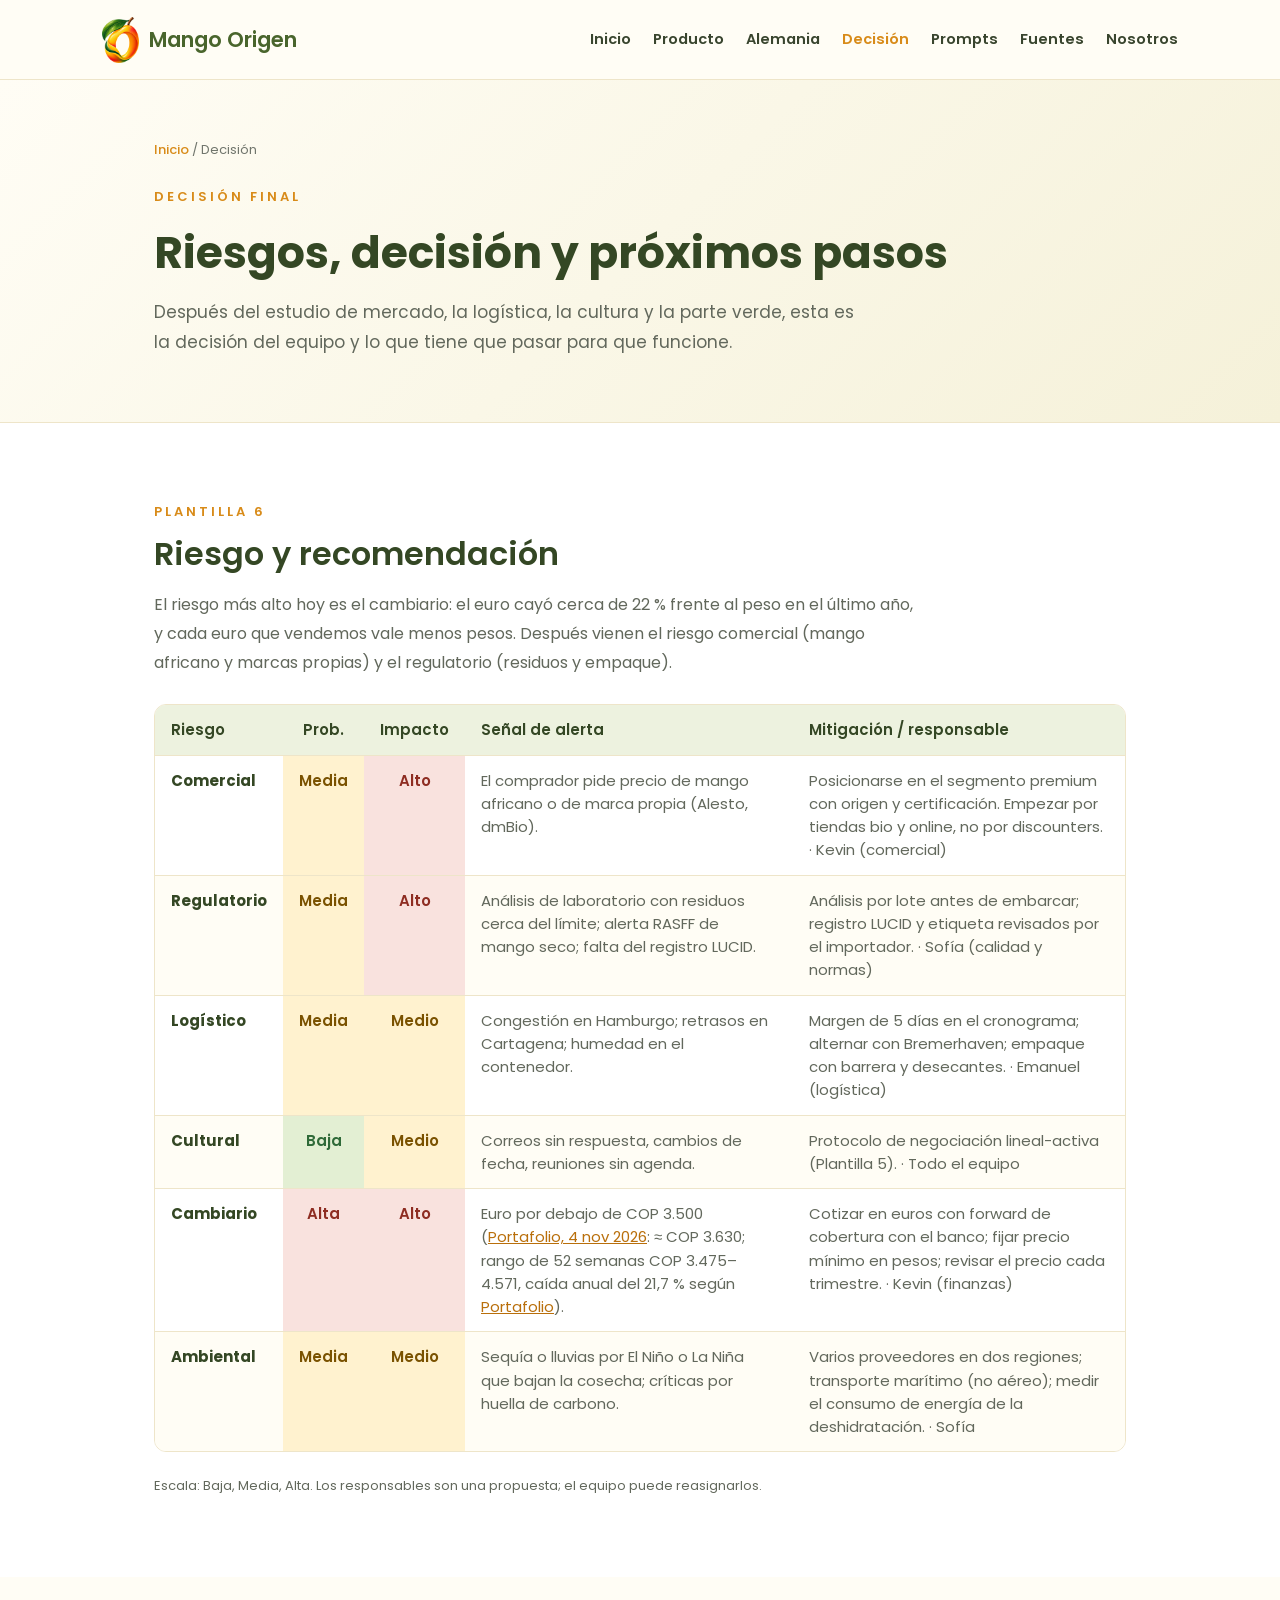
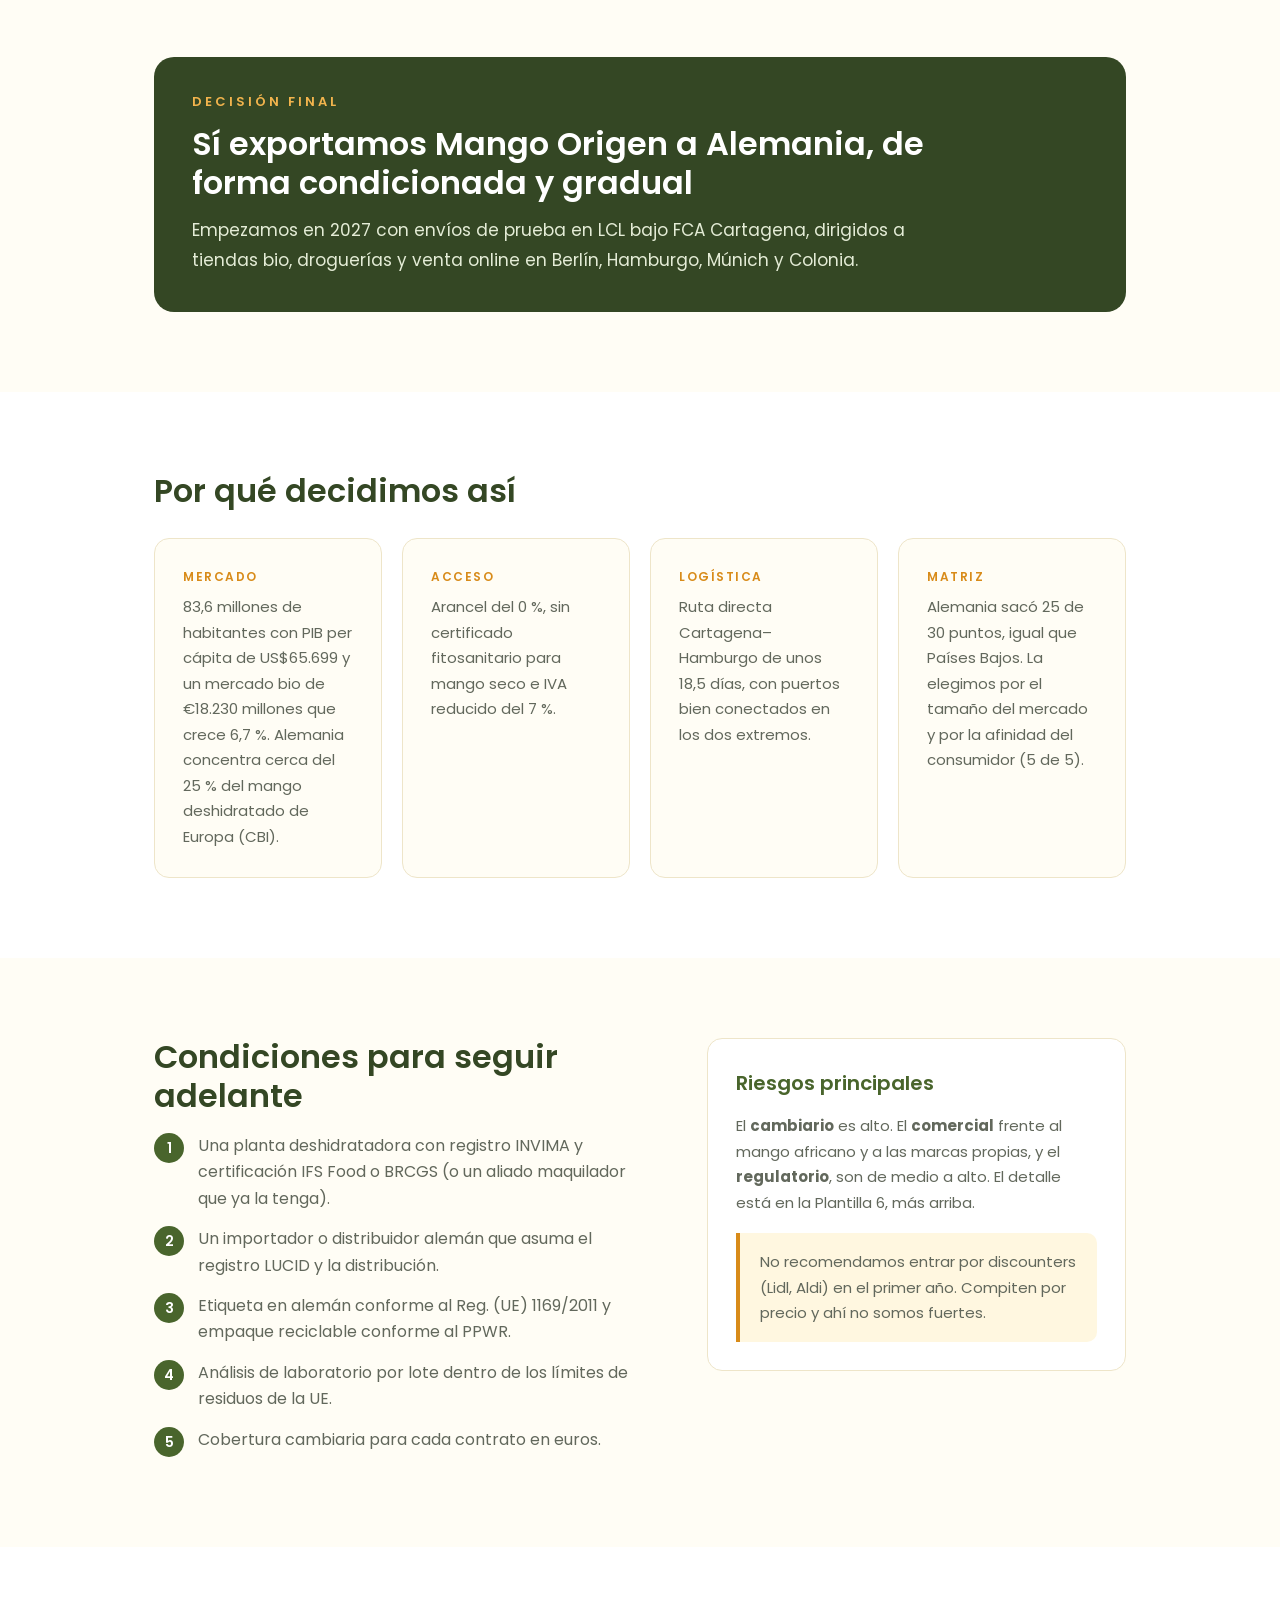
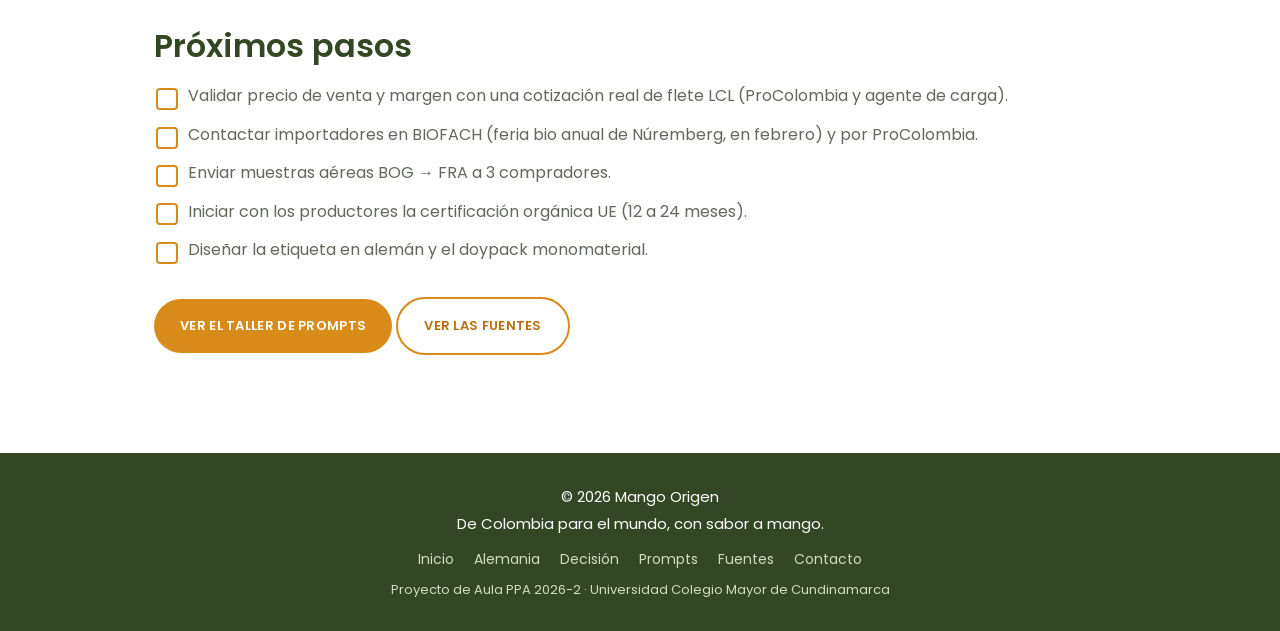
<file: decision.html>
<!DOCTYPE html>
<html lang="es">

<head>
    <meta charset="UTF-8">
    <meta name="viewport" content="width=device-width, initial-scale=1.0">

    <title>Decisión final | Mango Origen</title>
    <meta name="description" content="Plantilla de riesgos y decisión final: exportar Mango Origen a Alemania de forma condicionada y gradual, con condiciones y próximos pasos.">

    <link rel="icon" type="image/png" href="logo-navbar.png">

    <!-- Conexión con CSS -->
    <link rel="stylesheet" href="estilos.css?v=3">
</head>

<body>

    <!-- ==============================
         BARRA DE NAVEGACIÓN
    =============================== -->

    <header class="navbar">

        <a class="logo" href="index.html">
            <img src="logo-navbar.png" alt="Logo Mango Origen">
            <h2>Mango Origen</h2>
        </a>

        <nav>
            <a href="index.html">Inicio</a>
            <a href="producto.html">Producto</a>
            <a href="alemania.html">Alemania</a>
            <a href="decision.html" class="activo">Decisión</a>
            <a href="prompts.html">Prompts</a>
            <a href="fuentes.html">Fuentes</a>
            <a href="nosotros.html">Nosotros</a>
        </nav>

    </header>

    <main>

        <section class="encabezado-pagina">
            <div class="contenedor">
                <p class="migas"><a href="index.html">Inicio</a> / Decisión</p>
                <p class="etiqueta">DECISIÓN FINAL</p>
                <h1>Riesgos, decisión y próximos pasos</h1>
                <p class="intro">Después del estudio de mercado, la logística, la cultura y la parte verde, esta es la decisión del equipo y lo que tiene que pasar para que funcione.</p>
            </div>
        </section>

        <section class="seccion">
            <div class="contenedor">
                <p class="etiqueta">PLANTILLA 6</p>
                <h2>Riesgo y recomendación</h2>
                <p>
                    El riesgo más alto hoy es el cambiario: el euro cayó cerca de 22 % frente al peso en el último año, y cada euro que vendemos
                    vale menos pesos. Después vienen el riesgo comercial (mango africano y marcas propias) y el regulatorio (residuos y empaque).
                </p>
                <div class="tabla-scroll"><table class="tabla " style="min-width:900px"><thead><tr><th>Riesgo</th><th class="centro">Prob.</th><th class="centro">Impacto</th><th>Señal de alerta</th><th>Mitigación / responsable</th></tr></thead><tbody><tr><td><strong>Comercial</strong></td><td class="medio">Media</td><td class="alto">Alto</td><td>El comprador pide precio de mango africano o de marca propia (Alesto, dmBio).</td><td>Posicionarse en el segmento premium con origen y certificación. Empezar por tiendas bio y online, no por discounters. · Kevin (comercial)</td></tr><tr><td><strong>Regulatorio</strong></td><td class="medio">Media</td><td class="alto">Alto</td><td>Análisis de laboratorio con residuos cerca del límite; alerta RASFF de mango seco; falta del registro LUCID.</td><td>Análisis por lote antes de embarcar; registro LUCID y etiqueta revisados por el importador. · Sofía (calidad y normas)</td></tr><tr><td><strong>Logístico</strong></td><td class="medio">Media</td><td class="medio">Medio</td><td>Congestión en Hamburgo; retrasos en Cartagena; humedad en el contenedor.</td><td>Margen de 5 días en el cronograma; alternar con Bremerhaven; empaque con barrera y desecantes. · Emanuel (logística)</td></tr><tr><td><strong>Cultural</strong></td><td class="bajo">Baja</td><td class="medio">Medio</td><td>Correos sin respuesta, cambios de fecha, reuniones sin agenda.</td><td>Protocolo de negociación lineal-activa (Plantilla 5). · Todo el equipo</td></tr><tr><td><strong>Cambiario</strong></td><td class="alto">Alta</td><td class="alto">Alto</td><td>Euro por debajo de COP 3.500 (<a href="https://www.portafolio.co/economia/finanzas/precio-del-euro-hoy-4-de-noviembre-en-colombia-asi-cotiza-la-divisa-europea-505684" target="_blank" rel="noopener">Portafolio, 4 nov 2026</a>: ≈ COP 3.630; rango de 52 semanas COP 3.475–4.571, caída anual del 21,7 % según <a href="https://www.portafolio.co/economia/finanzas/euro-en-colombia-hoy-29-de-octubre-sube-de-precio-y-asi-quedo-su-cotizacion-frente-al-peso-505348" target="_blank" rel="noopener">Portafolio</a>).</td><td>Cotizar en euros con forward de cobertura con el banco; fijar precio mínimo en pesos; revisar el precio cada trimestre. · Kevin (finanzas)</td></tr><tr><td><strong>Ambiental</strong></td><td class="medio">Media</td><td class="medio">Medio</td><td>Sequía o lluvias por El Niño o La Niña que bajan la cosecha; críticas por huella de carbono.</td><td>Varios proveedores en dos regiones; transporte marítimo (no aéreo); medir el consumo de energía de la deshidratación. · Sofía</td></tr></tbody></table></div>
                <p class="fuente">Escala: Baja, Media, Alta. Los responsables son una propuesta; el equipo puede reasignarlos.</p>
            </div>
        </section>

        <section class="seccion crema" id="decision">
            <div class="contenedor">
                <div class="decision-caja">
                    <p class="etiqueta">DECISIÓN FINAL</p>
                    <h2>Sí exportamos Mango Origen a Alemania, de forma condicionada y gradual</h2>
                    <p>
                        Empezamos en 2027 con envíos de prueba en LCL bajo FCA Cartagena, dirigidos a tiendas bio, droguerías y venta online en
                        Berlín, Hamburgo, Múnich y Colonia.
                    </p>
                </div>
            </div>
        </section>

        <section class="seccion">
            <div class="contenedor">
                <h2>Por qué decidimos así</h2>
                <div class="rejilla cuatro">
                    <div class="cuadro"><span class="etiqueta-mini">Mercado</span><p>83,6 millones de habitantes con PIB per cápita de US$65.699 y un mercado bio de €18.230 millones que crece 6,7 %. Alemania concentra cerca del 25 % del mango deshidratado de Europa (CBI).</p></div>
                    <div class="cuadro"><span class="etiqueta-mini">Acceso</span><p>Arancel del 0 %, sin certificado fitosanitario para mango seco e IVA reducido del 7 %.</p></div>
                    <div class="cuadro"><span class="etiqueta-mini">Logística</span><p>Ruta directa Cartagena–Hamburgo de unos 18,5 días, con puertos bien conectados en los dos extremos.</p></div>
                    <div class="cuadro"><span class="etiqueta-mini">Matriz</span><p>Alemania sacó 25 de 30 puntos, igual que Países Bajos. La elegimos por el tamaño del mercado y por la afinidad del consumidor (5 de 5).</p></div>
                </div>
            </div>
        </section>

        <section class="seccion crema">
            <div class="contenedor">
                <div class="dos-columnas">
                    <div>
                        <h2>Condiciones para seguir adelante</h2>
                        <ol class="condiciones">
                            <li>Una planta deshidratadora con registro INVIMA y certificación IFS Food o BRCGS (o un aliado maquilador que ya la tenga).</li>
                            <li>Un importador o distribuidor alemán que asuma el registro LUCID y la distribución.</li>
                            <li>Etiqueta en alemán conforme al Reg. (UE) 1169/2011 y empaque reciclable conforme al PPWR.</li>
                            <li>Análisis de laboratorio por lote dentro de los límites de residuos de la UE.</li>
                            <li>Cobertura cambiaria para cada contrato en euros.</li>
                        </ol>
                    </div>
                    <div class="cuadro">
                        <h3>Riesgos principales</h3>
                        <p>El <strong>cambiario</strong> es alto. El <strong>comercial</strong> frente al mango africano y a las marcas propias, y el <strong>regulatorio</strong>, son de medio a alto. El detalle está en la Plantilla 6, más arriba.</p>
                        <p class="nota" style="margin-top:14px">No recomendamos entrar por discounters (Lidl, Aldi) en el primer año. Compiten por precio y ahí no somos fuertes.</p>
                    </div>
                </div>
            </div>
        </section>

        <section class="seccion">
            <div class="contenedor">
                <h2>Próximos pasos</h2>
                <ul class="pasos">
                    <li>Validar precio de venta y margen con una cotización real de flete LCL (ProColombia y agente de carga).</li>
                    <li>Contactar importadores en BIOFACH (feria bio anual de Núremberg, en febrero) y por ProColombia.</li>
                    <li>Enviar muestras aéreas BOG → FRA a 3 compradores.</li>
                    <li>Iniciar con los productores la certificación orgánica UE (12 a 24 meses).</li>
                    <li>Diseñar la etiqueta en alemán y el doypack monomaterial.</li>
                </ul>
                <p class="bloque"><a href="prompts.html" class="boton">VER EL TALLER DE PROMPTS</a> <a href="fuentes.html" class="boton boton-borde">VER LAS FUENTES</a></p>
            </div>
        </section>

    </main>


    <!-- ==============================
         PIE DE PÁGINA
    =============================== -->

    <footer>

        <p>
            © 2026 Mango Origen
        </p>

        <p>
            De Colombia para el mundo, con sabor a mango.
        </p>

        <div class="pie-links">
            <a href="index.html">Inicio</a>
            <a href="alemania.html">Alemania</a>
            <a href="decision.html">Decisión</a>
            <a href="prompts.html">Prompts</a>
            <a href="fuentes.html">Fuentes</a>
            <a href="contacto.html">Contacto</a>
        </div>

        <p class="pie-nota">
            Proyecto de Aula PPA 2026-2 · Universidad Colegio Mayor de Cundinamarca
        </p>

    </footer>

</body>

</html>
</file>
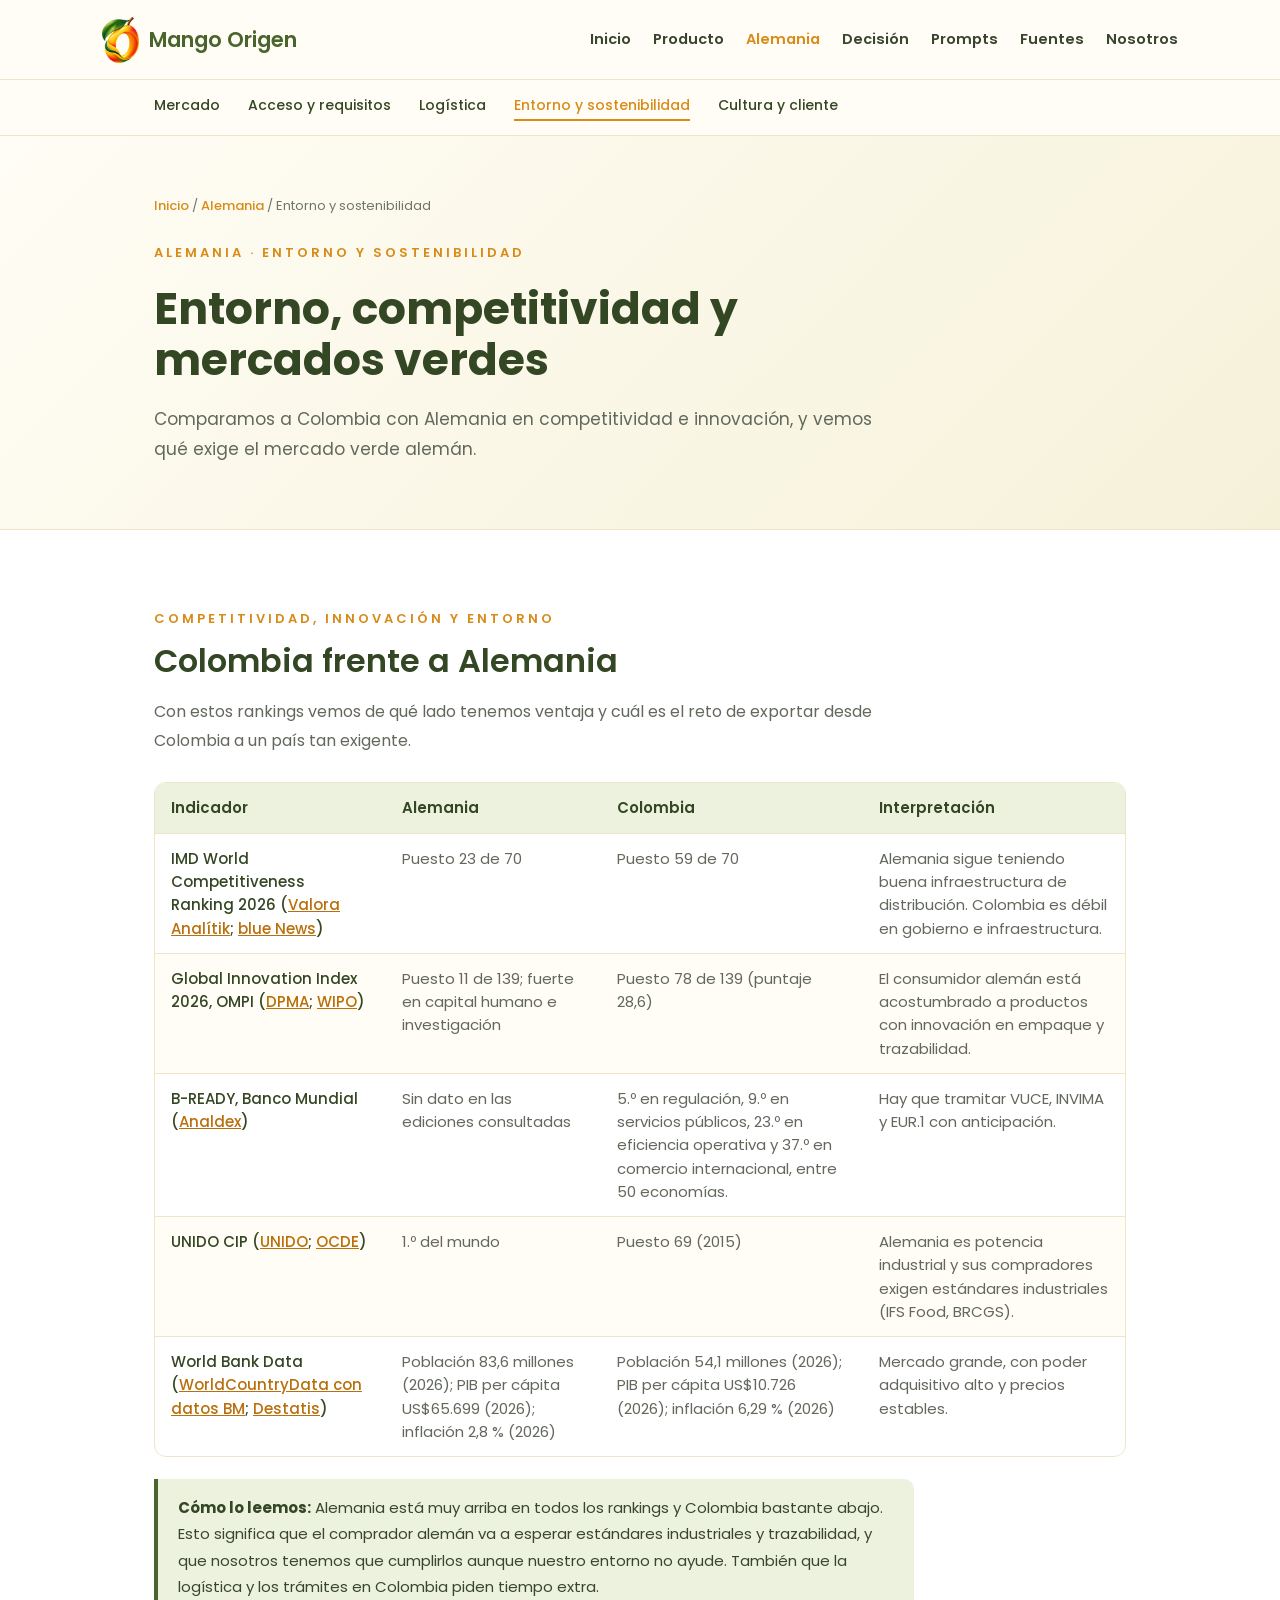
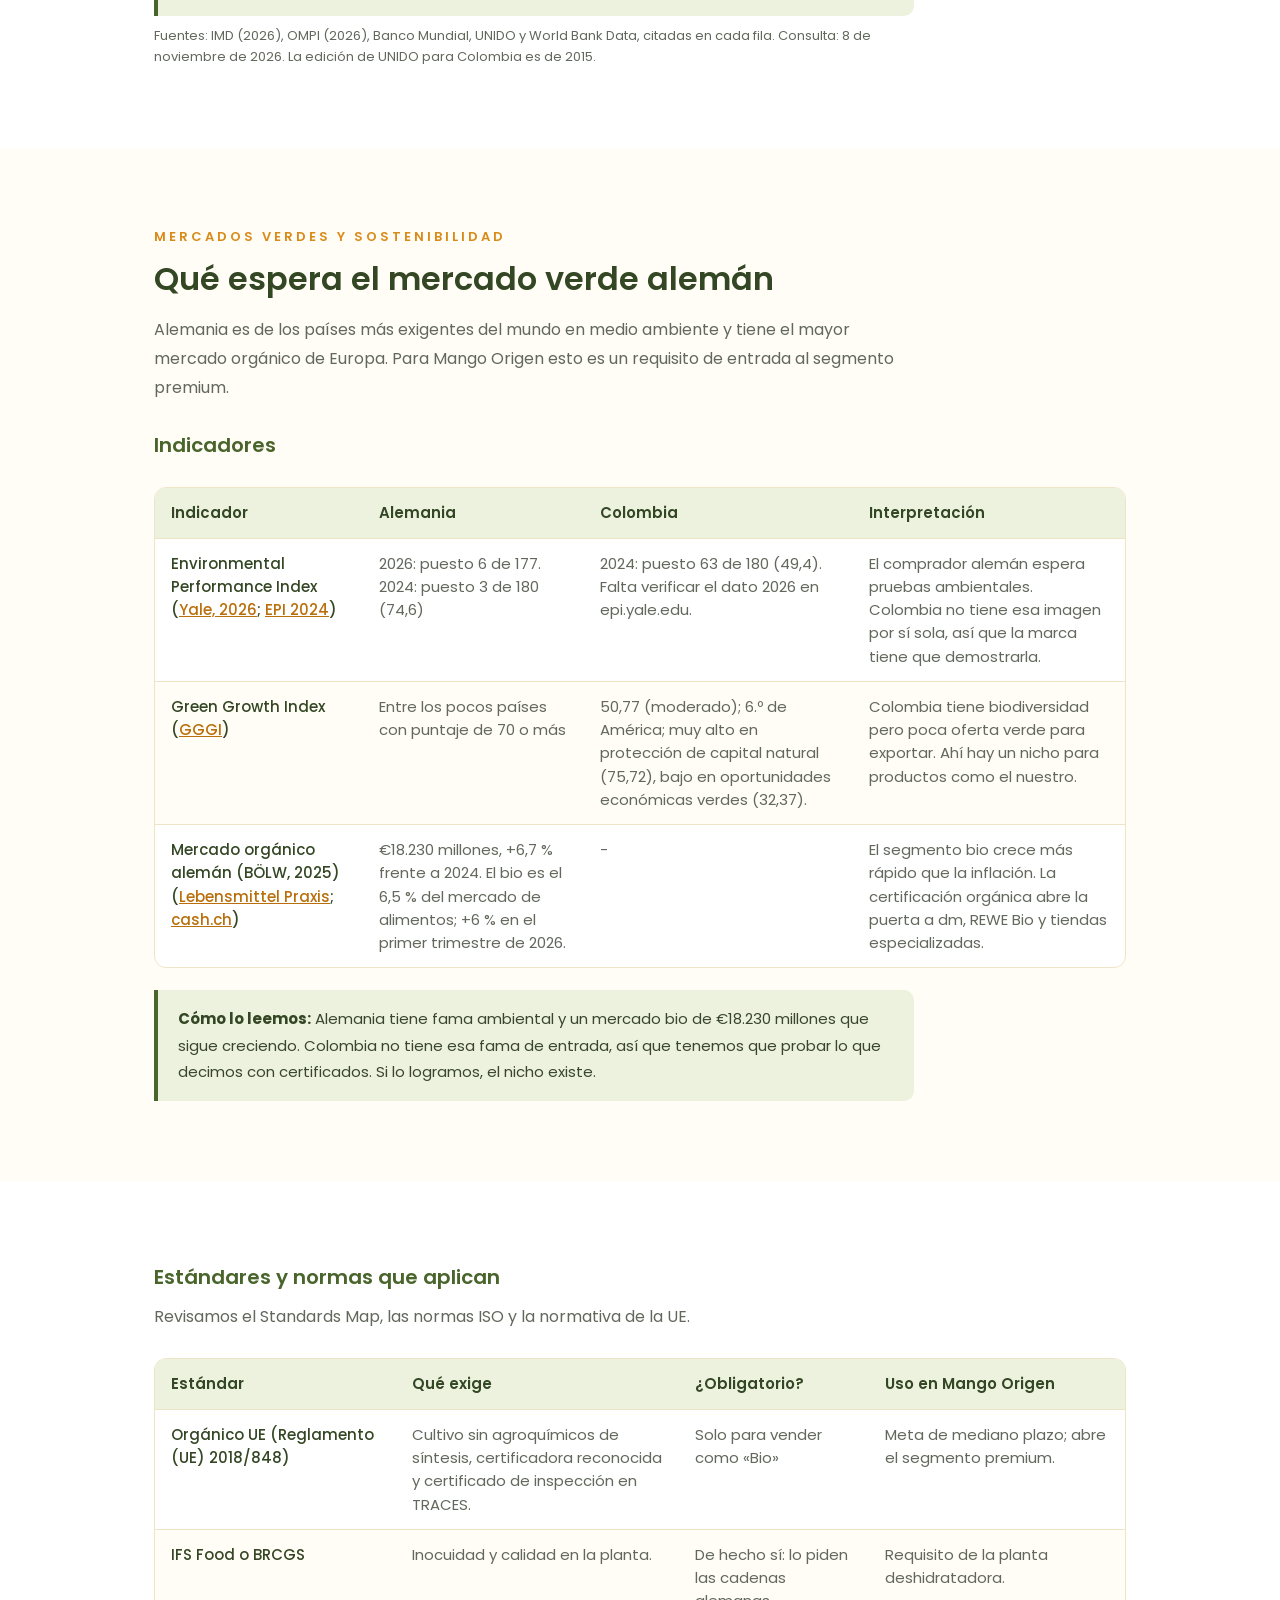
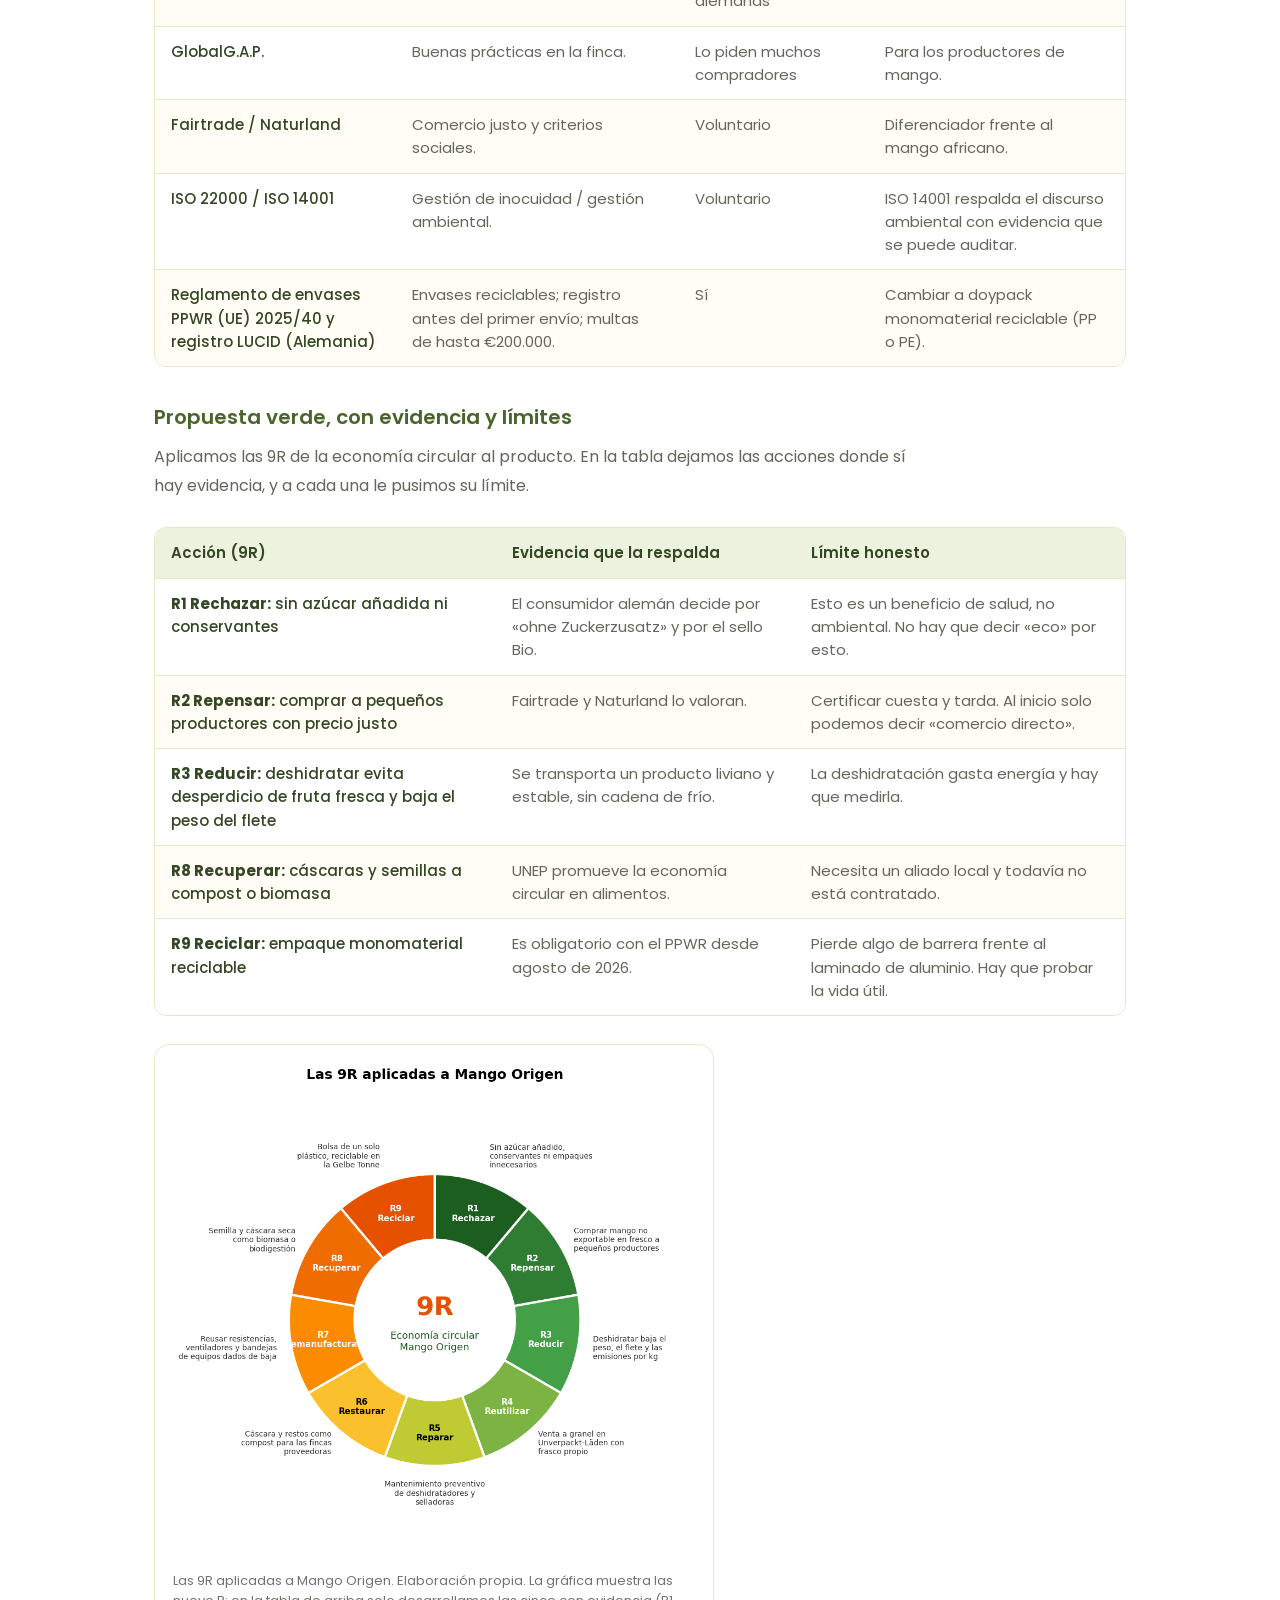
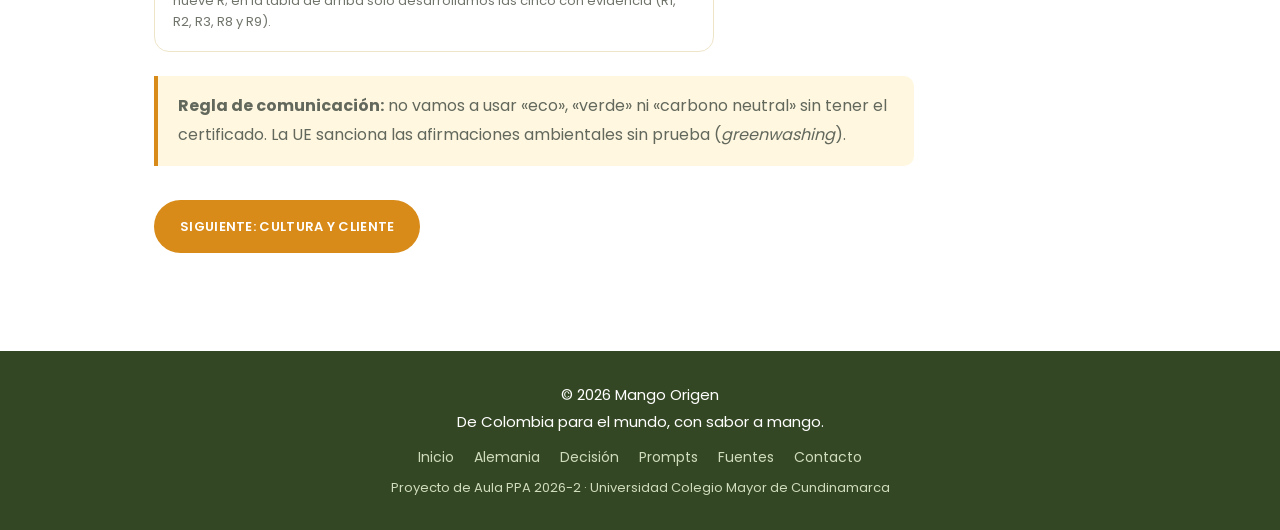
<file: entorno.html>
<!DOCTYPE html>
<html lang="es">

<head>
    <meta charset="UTF-8">
    <meta name="viewport" content="width=device-width, initial-scale=1.0">

    <title>Alemania · Entorno y sostenibilidad | Mango Origen</title>
    <meta name="description" content="Competitividad e innovación de Colombia y Alemania, mercado orgánico alemán, estándares y propuesta verde con las 9R para Mango Origen.">

    <link rel="icon" type="image/png" href="logo-navbar.png">

    <!-- Conexión con CSS -->
    <link rel="stylesheet" href="estilos.css?v=3">
</head>

<body>

    <!-- ==============================
         BARRA DE NAVEGACIÓN
    =============================== -->

    <header class="navbar">

        <a class="logo" href="index.html">
            <img src="logo-navbar.png" alt="Logo Mango Origen">
            <h2>Mango Origen</h2>
        </a>

        <nav>
            <a href="index.html">Inicio</a>
            <a href="producto.html">Producto</a>
            <a href="alemania.html" class="activo">Alemania</a>
            <a href="decision.html">Decisión</a>
            <a href="prompts.html">Prompts</a>
            <a href="fuentes.html">Fuentes</a>
            <a href="nosotros.html">Nosotros</a>
        </nav>

    </header>

    <div class="subnav"><div class="contenedor"><a href="alemania.html">Mercado</a><a href="acceso.html">Acceso y requisitos</a><a href="logistica.html">Logística</a><a href="entorno.html" class="activo">Entorno y sostenibilidad</a><a href="cultura.html">Cultura y cliente</a></div></div>

    <main>

        <section class="encabezado-pagina">
            <div class="contenedor">
                <p class="migas"><a href="index.html">Inicio</a> / <a href="alemania.html">Alemania</a> / Entorno y sostenibilidad</p>
                <p class="etiqueta">ALEMANIA · ENTORNO Y SOSTENIBILIDAD</p>
                <h1>Entorno, competitividad y mercados verdes</h1>
                <p class="intro">Comparamos a Colombia con Alemania en competitividad e innovación, y vemos qué exige el mercado verde alemán.</p>
            </div>
        </section>

        <section class="seccion">
            <div class="contenedor">
                <p class="etiqueta">COMPETITIVIDAD, INNOVACIÓN Y ENTORNO</p>
                <h2>Colombia frente a Alemania</h2>
                <p>Con estos rankings vemos de qué lado tenemos ventaja y cuál es el reto de exportar desde Colombia a un país tan exigente.</p>
                <div class="tabla-scroll"><table class="tabla " style="min-width:860px"><thead><tr><th>Indicador</th><th>Alemania</th><th>Colombia</th><th>Interpretación</th></tr></thead><tbody><tr><td>IMD World Competitiveness Ranking 2026 (<a href="https://www.valoraanalitik.com/colombia-retrocede-cinco-posiciones-en-el-ranking-mundial-de-competitividad-imd-2026/" target="_blank" rel="noopener">Valora Analítik</a>; <a href="https://www.bluewin.ch/en/news/international/according-to-the-imd-switzerland-loses-its-top-spot-in-competitiveness-li.3286374" target="_blank" rel="noopener">blue News</a>)</td><td>Puesto 23 de 70</td><td>Puesto 59 de 70</td><td>Alemania sigue teniendo buena infraestructura de distribución. Colombia es débil en gobierno e infraestructura.</td></tr><tr><td>Global Innovation Index 2026, OMPI (<a href="https://dpma.de/english/services/public_relations/press_releases/29september2026/index.html" target="_blank" rel="noopener">DPMA</a>; <a href="https://www.wipo.int/web-publications/global-innovation-index-2026-executive-version/assets/87166/2000-GII-2026%20Executive%20Version%20-%20EN_150dpi.pdf" target="_blank" rel="noopener">WIPO</a>)</td><td>Puesto 11 de 139; fuerte en capital humano e investigación</td><td>Puesto 78 de 139 (puntaje 28,6)</td><td>El consumidor alemán está acostumbrado a productos con innovación en empaque y trazabilidad.</td></tr><tr><td>B-READY, Banco Mundial (<a href="https://analdex.org/2024/10/24/colombia-no-esta-haciendo-bien-la-tarea-en-comercio-internacional-segun-el-banco-mundial/" target="_blank" rel="noopener">Analdex</a>)</td><td>Sin dato en las ediciones consultadas</td><td>5.º en regulación, 9.º en servicios públicos, 23.º en eficiencia operativa y 37.º en comercio internacional, entre 50 economías.</td><td>Hay que tramitar VUCE, INVIMA y EUR.1 con anticipación.</td></tr><tr><td>UNIDO CIP (<a href="https://unido.org/node/9622676" target="_blank" rel="noopener">UNIDO</a>; <a href="https://www.oecd.org/cfe/production-transformation-policy-review-of-colombia-9789264312289-en.htm" target="_blank" rel="noopener">OCDE</a>)</td><td>1.º del mundo</td><td>Puesto 69 (2015)</td><td>Alemania es potencia industrial y sus compradores exigen estándares industriales (IFS Food, BRCGS).</td></tr><tr><td>World Bank Data (<a href="https://worldcountrydata.com/en/germany" target="_blank" rel="noopener">WorldCountryData con datos BM</a>; <a href="https://www.destatis.de/DE/Presse/Pressemitteilungen/2026/01/PD26_019_611.html" target="_blank" rel="noopener">Destatis</a>)</td><td>Población 83,6 millones (2026); PIB per cápita US$65.699 (2026); inflación 2,8 % (2026)</td><td>Población 54,1 millones (2026); PIB per cápita US$10.726 (2026); inflación 6,29 % (2026)</td><td>Mercado grande, con poder adquisitivo alto y precios estables.</td></tr></tbody></table></div>
                <p class="interpretacion"><strong>Cómo lo leemos:</strong> Alemania está muy arriba en todos los rankings y Colombia bastante abajo. Esto significa que el comprador alemán va a esperar estándares industriales y trazabilidad, y que nosotros tenemos que cumplirlos aunque nuestro entorno no ayude. También que la logística y los trámites en Colombia piden tiempo extra.</p>
                <p class="fuente">Fuentes: IMD (2026), OMPI (2026), Banco Mundial, UNIDO y World Bank Data, citadas en cada fila. Consulta: 8 de noviembre de 2026. La edición de UNIDO para Colombia es de 2015.</p>
            </div>
        </section>

        <section class="seccion crema">
            <div class="contenedor">
                <p class="etiqueta">MERCADOS VERDES Y SOSTENIBILIDAD</p>
                <h2>Qué espera el mercado verde alemán</h2>
                <p>
                    Alemania es de los países más exigentes del mundo en medio ambiente y tiene el mayor mercado orgánico de Europa. Para Mango Origen
                    esto es un requisito de entrada al segmento premium.
                </p>
                <h3 style="margin-top:26px">Indicadores</h3>
                <div class="tabla-scroll"><table class="tabla " style="min-width:860px"><thead><tr><th>Indicador</th><th>Alemania</th><th>Colombia</th><th>Interpretación</th></tr></thead><tbody><tr><td>Environmental Performance Index (<a href="https://environment.yale.edu/news/article/2026-epi-climate-bright-spots-slow-progress-globally" target="_blank" rel="noopener">Yale, 2026</a>; <a href="https://complexdiscovery.com/wp-content/uploads/2024/06/2024-EPI-Report-Rankings.pdf" target="_blank" rel="noopener">EPI 2024</a>)</td><td>2026: puesto 6 de 177. 2024: puesto 3 de 180 (74,6)</td><td>2024: puesto 63 de 180 (49,4). Falta verificar el dato 2026 en epi.yale.edu.</td><td>El comprador alemán espera pruebas ambientales. Colombia no tiene esa imagen por sí sola, así que la marca tiene que demostrarla.</td></tr><tr><td>Green Growth Index (<a href="https://greengrowthindex.gggi.org/scores-and-ranks-for-green-growth-index/" target="_blank" rel="noopener">GGGI</a>)</td><td>Entre los pocos países con puntaje de 70 o más</td><td>50,77 (moderado); 6.º de América; muy alto en protección de capital natural (75,72), bajo en oportunidades económicas verdes (32,37).</td><td>Colombia tiene biodiversidad pero poca oferta verde para exportar. Ahí hay un nicho para productos como el nuestro.</td></tr><tr><td>Mercado orgánico alemán (BÖLW, 2025) (<a href="https://lebensmittelpraxis.de/industrie-aktuell/47608-messe-biofach-boelw-wegen-geringer-anbauflaeche-alarmiert.html" target="_blank" rel="noopener">Lebensmittel Praxis</a>; <a href="https://www.cash.ch/news/top-news/bio-legt-in-deutschland-weiter-kraftig-zu-bleibt-das-robust-934225" target="_blank" rel="noopener">cash.ch</a>)</td><td>€18.230 millones, +6,7 % frente a 2024. El bio es el 6,5 % del mercado de alimentos; +6 % en el primer trimestre de 2026.</td><td>-</td><td>El segmento bio crece más rápido que la inflación. La certificación orgánica abre la puerta a dm, REWE Bio y tiendas especializadas.</td></tr></tbody></table></div>
                <p class="interpretacion"><strong>Cómo lo leemos:</strong> Alemania tiene fama ambiental y un mercado bio de €18.230 millones que sigue creciendo. Colombia no tiene esa fama de entrada, así que tenemos que probar lo que decimos con certificados. Si lo logramos, el nicho existe.</p>
            </div>
        </section>

        <section class="seccion">
            <div class="contenedor">
                <h3>Estándares y normas que aplican</h3>
                <p>Revisamos el Standards Map, las normas ISO y la normativa de la UE.</p>
                <div class="tabla-scroll"><table class="tabla " style="min-width:820px"><thead><tr><th>Estándar</th><th>Qué exige</th><th>¿Obligatorio?</th><th>Uso en Mango Origen</th></tr></thead><tbody><tr><td>Orgánico UE (Reglamento (UE) 2018/848)</td><td>Cultivo sin agroquímicos de síntesis, certificadora reconocida y certificado de inspección en TRACES.</td><td>Solo para vender como «Bio»</td><td>Meta de mediano plazo; abre el segmento premium.</td></tr><tr><td>IFS Food o BRCGS</td><td>Inocuidad y calidad en la planta.</td><td>De hecho sí: lo piden las cadenas alemanas</td><td>Requisito de la planta deshidratadora.</td></tr><tr><td>GlobalG.A.P.</td><td>Buenas prácticas en la finca.</td><td>Lo piden muchos compradores</td><td>Para los productores de mango.</td></tr><tr><td>Fairtrade / Naturland</td><td>Comercio justo y criterios sociales.</td><td>Voluntario</td><td>Diferenciador frente al mango africano.</td></tr><tr><td>ISO 22000 / ISO 14001</td><td>Gestión de inocuidad / gestión ambiental.</td><td>Voluntario</td><td>ISO 14001 respalda el discurso ambiental con evidencia que se puede auditar.</td></tr><tr><td>Reglamento de envases PPWR (UE) 2025/40 y registro LUCID (Alemania)</td><td>Envases reciclables; registro antes del primer envío; multas de hasta €200.000.</td><td>Sí</td><td>Cambiar a doypack monomaterial reciclable (PP o PE).</td></tr></tbody></table></div>
                <h3 style="margin-top:34px">Propuesta verde, con evidencia y límites</h3>
                <p>Aplicamos las 9R de la economía circular al producto. En la tabla dejamos las acciones donde sí hay evidencia, y a cada una le pusimos su límite.</p>
                <div class="tabla-scroll"><table class="tabla " style="min-width:780px"><thead><tr><th>Acción (9R)</th><th>Evidencia que la respalda</th><th>Límite honesto</th></tr></thead><tbody><tr><td><strong>R1 Rechazar:</strong> sin azúcar añadida ni conservantes</td><td>El consumidor alemán decide por «ohne Zuckerzusatz» y por el sello Bio.</td><td>Esto es un beneficio de salud, no ambiental. No hay que decir «eco» por esto.</td></tr><tr><td><strong>R2 Repensar:</strong> comprar a pequeños productores con precio justo</td><td>Fairtrade y Naturland lo valoran.</td><td>Certificar cuesta y tarda. Al inicio solo podemos decir «comercio directo».</td></tr><tr><td><strong>R3 Reducir:</strong> deshidratar evita desperdicio de fruta fresca y baja el peso del flete</td><td>Se transporta un producto liviano y estable, sin cadena de frío.</td><td>La deshidratación gasta energía y hay que medirla.</td></tr><tr><td><strong>R8 Recuperar:</strong> cáscaras y semillas a compost o biomasa</td><td>UNEP promueve la economía circular en alimentos.</td><td>Necesita un aliado local y todavía no está contratado.</td></tr><tr><td><strong>R9 Reciclar:</strong> empaque monomaterial reciclable</td><td>Es obligatorio con el PPWR desde agosto de 2026.</td><td>Pierde algo de barrera frente al laminado de aluminio. Hay que probar la vida útil.</td></tr></tbody></table></div>
                <figure class="figura angosta"><img src="nueve-r.png" alt="Gráfica circular de las 9R aplicadas a Mango Origen: Rechazar, Repensar, Reducir, Reutilizar, Reparar, Restaurar, Remanufacturar, Recuperar y Reciclar, cada una con una acción concreta" loading="lazy"><figcaption>Las 9R aplicadas a Mango Origen. Elaboración propia. La gráfica muestra las nueve R; en la tabla de arriba solo desarrollamos las cinco con evidencia (R1, R2, R3, R8 y R9).</figcaption></figure>
                <p class="nota"><strong>Regla de comunicación:</strong> no vamos a usar «eco», «verde» ni «carbono neutral» sin tener el certificado. La UE sanciona las afirmaciones ambientales sin prueba (<em>greenwashing</em>).</p>
                <p class="bloque"><a href="cultura.html" class="boton">SIGUIENTE: CULTURA Y CLIENTE</a></p>
            </div>
        </section>

    </main>


    <!-- ==============================
         PIE DE PÁGINA
    =============================== -->

    <footer>

        <p>
            © 2026 Mango Origen
        </p>

        <p>
            De Colombia para el mundo, con sabor a mango.
        </p>

        <div class="pie-links">
            <a href="index.html">Inicio</a>
            <a href="alemania.html">Alemania</a>
            <a href="decision.html">Decisión</a>
            <a href="prompts.html">Prompts</a>
            <a href="fuentes.html">Fuentes</a>
            <a href="contacto.html">Contacto</a>
        </div>

        <p class="pie-nota">
            Proyecto de Aula PPA 2026-2 · Universidad Colegio Mayor de Cundinamarca
        </p>

    </footer>

</body>

</html>
</file>
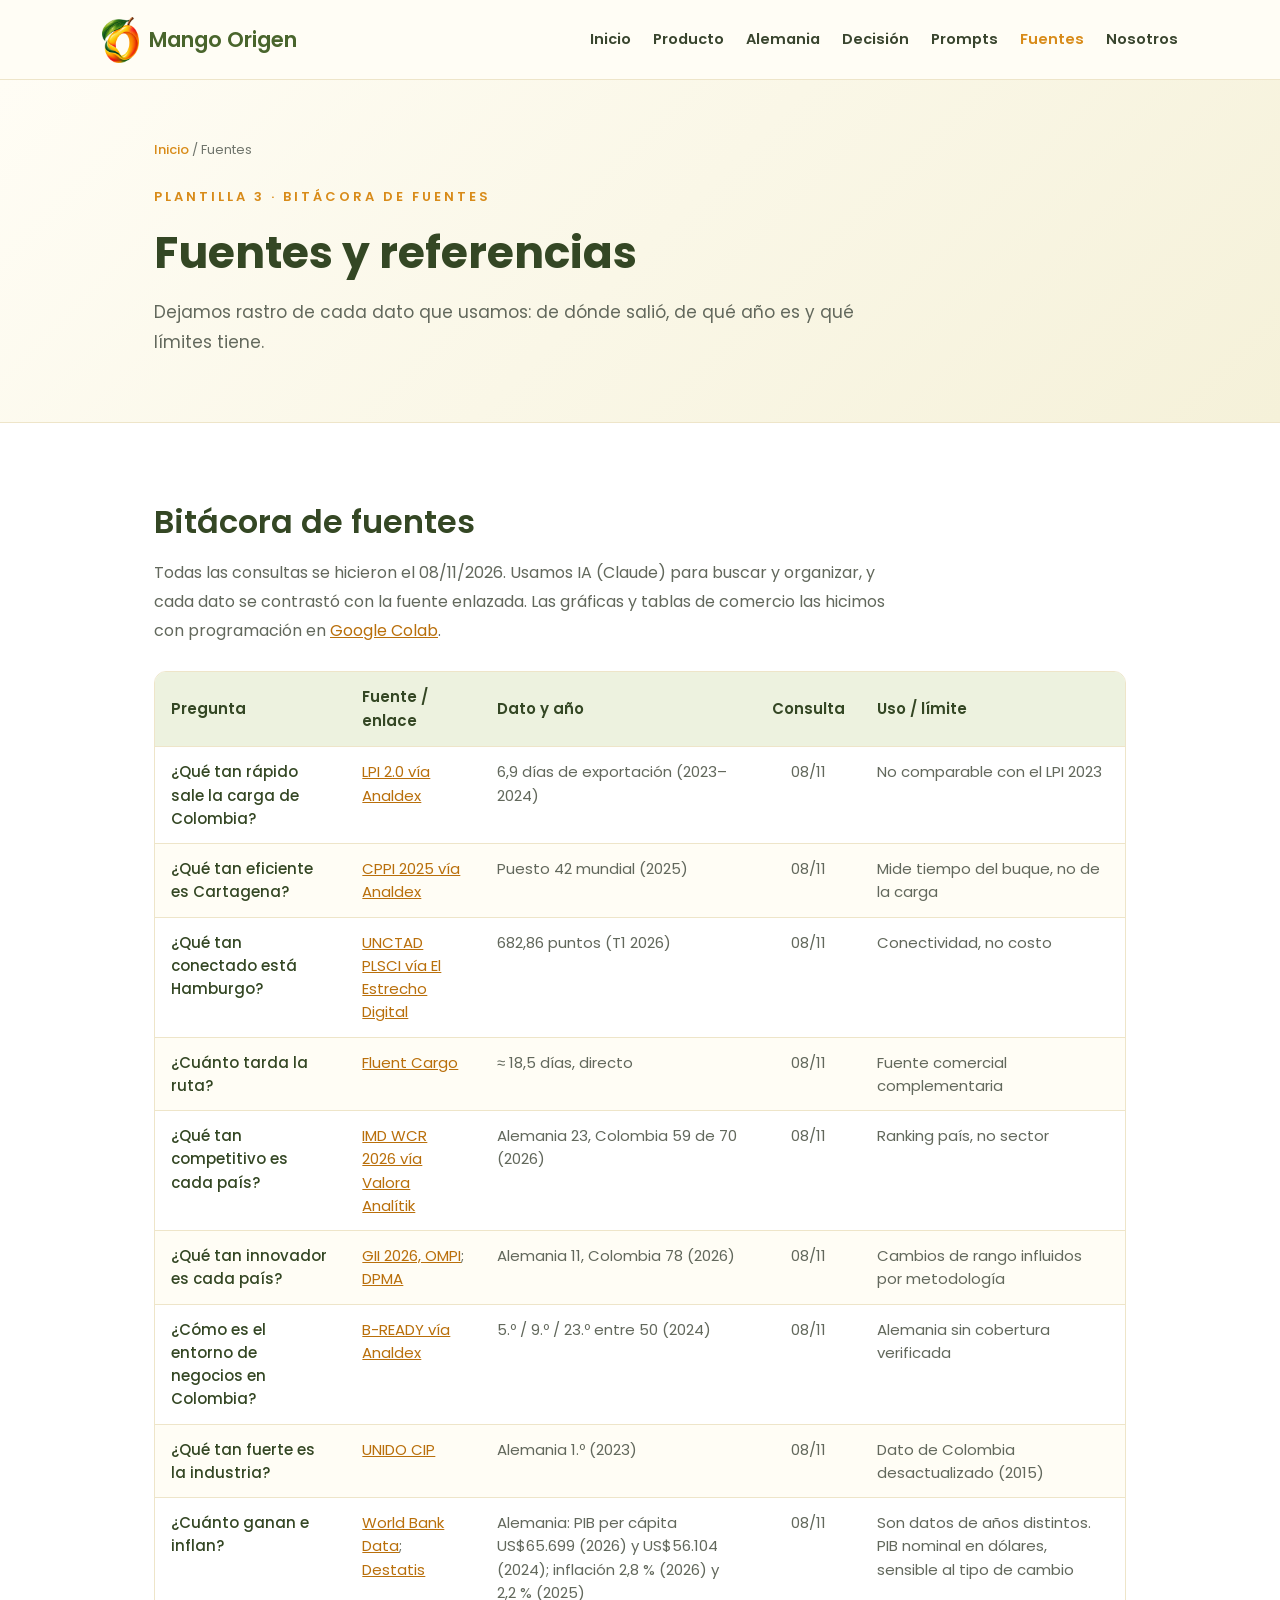
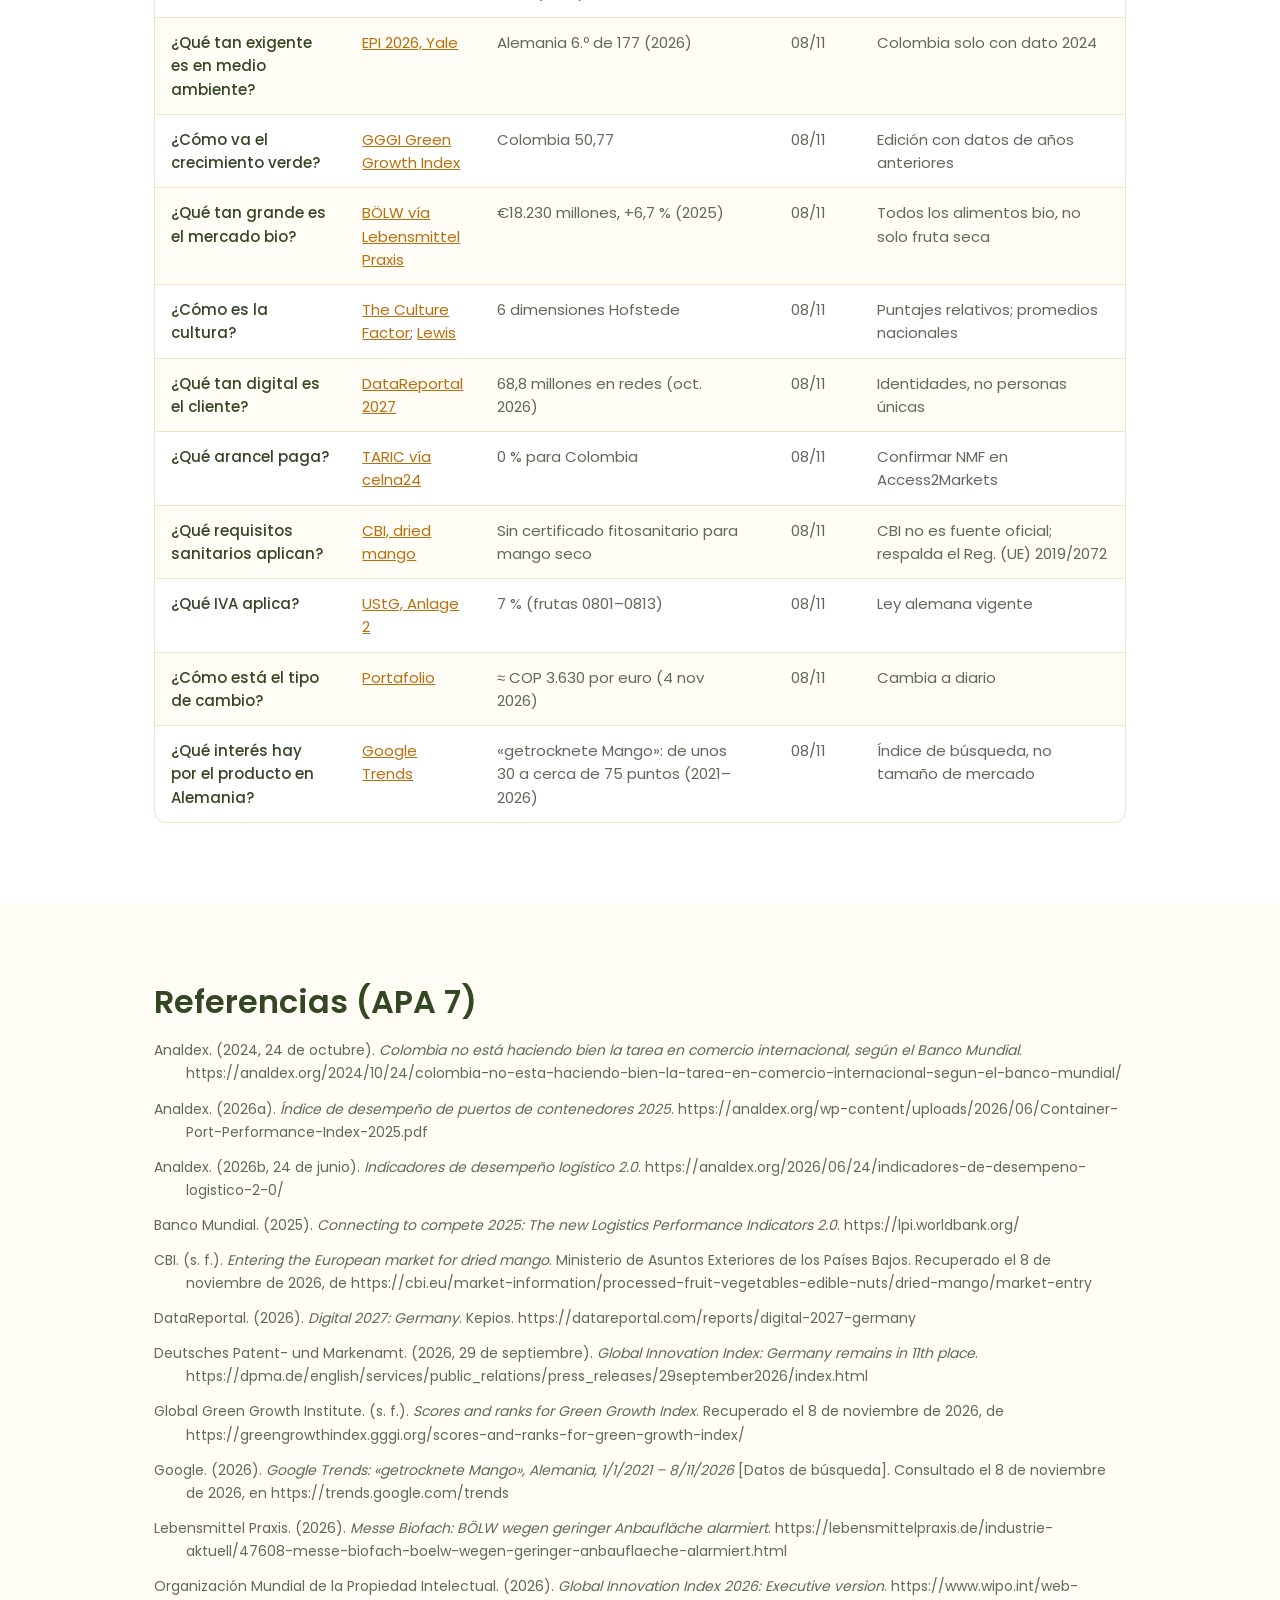
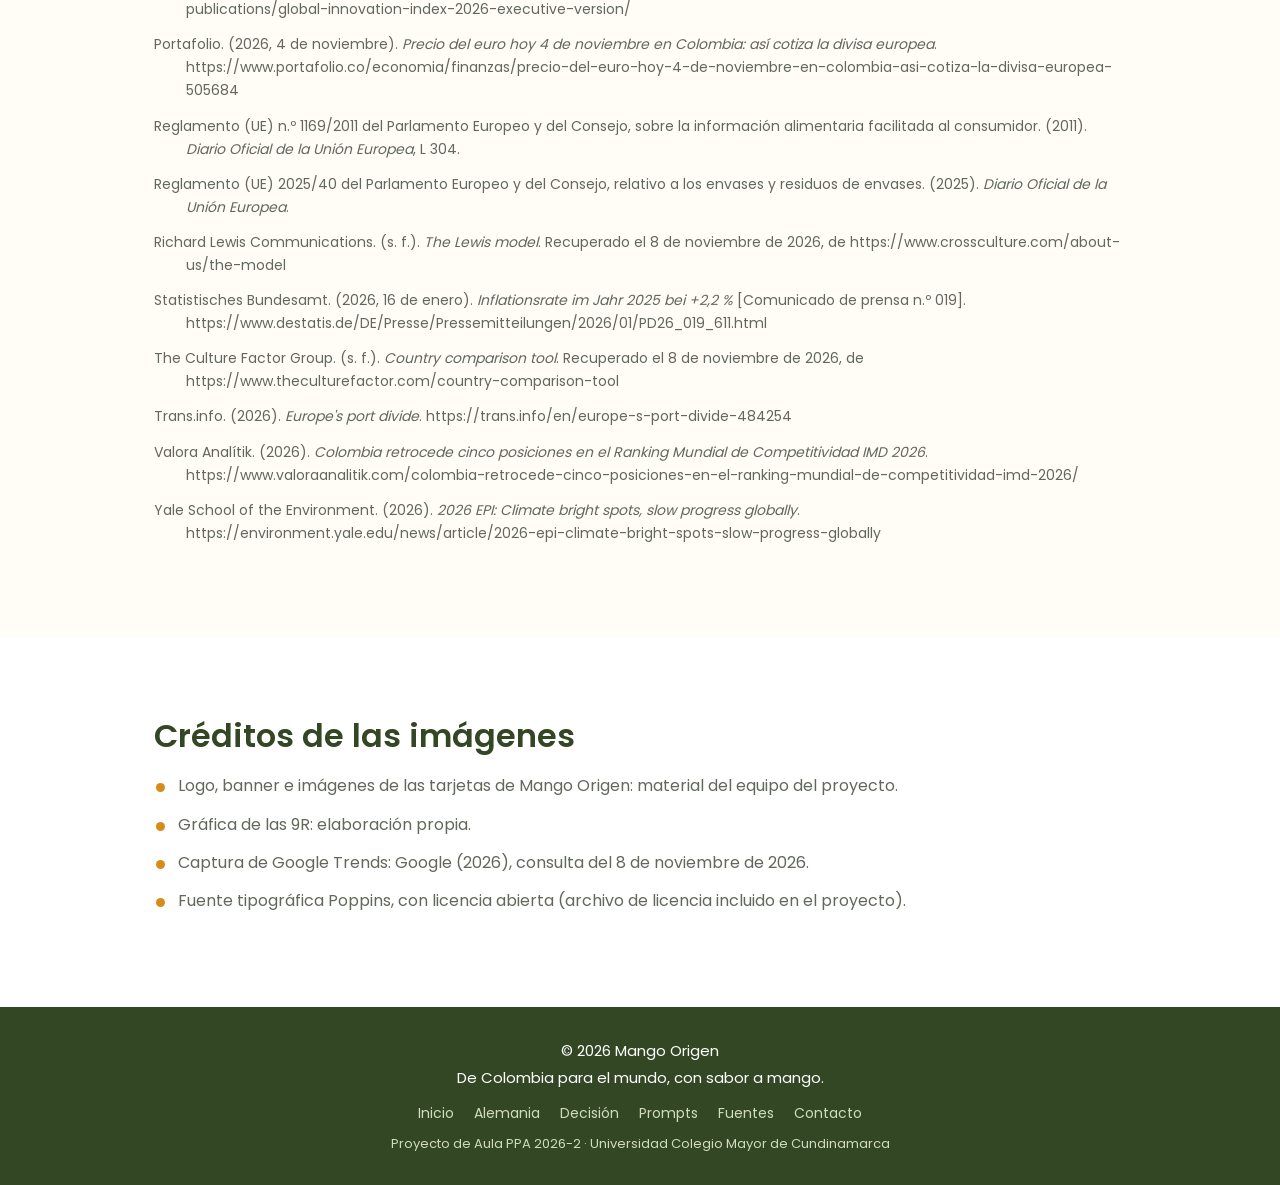
<file: fuentes.html>
<!DOCTYPE html>
<html lang="es">

<head>
    <meta charset="UTF-8">
    <meta name="viewport" content="width=device-width, initial-scale=1.0">

    <title>Fuentes | Mango Origen</title>
    <meta name="description" content="Bitácora de fuentes, referencias en formato APA 7 y créditos de imágenes del proyecto Mango Origen.">

    <link rel="icon" type="image/png" href="logo-navbar.png">

    <!-- Conexión con CSS -->
    <link rel="stylesheet" href="estilos.css?v=3">
</head>

<body>

    <!-- ==============================
         BARRA DE NAVEGACIÓN
    =============================== -->

    <header class="navbar">

        <a class="logo" href="index.html">
            <img src="logo-navbar.png" alt="Logo Mango Origen">
            <h2>Mango Origen</h2>
        </a>

        <nav>
            <a href="index.html">Inicio</a>
            <a href="producto.html">Producto</a>
            <a href="alemania.html">Alemania</a>
            <a href="decision.html">Decisión</a>
            <a href="prompts.html">Prompts</a>
            <a href="fuentes.html" class="activo">Fuentes</a>
            <a href="nosotros.html">Nosotros</a>
        </nav>

    </header>

    <main>

        <section class="encabezado-pagina">
            <div class="contenedor">
                <p class="migas"><a href="index.html">Inicio</a> / Fuentes</p>
                <p class="etiqueta">PLANTILLA 3 · BITÁCORA DE FUENTES</p>
                <h1>Fuentes y referencias</h1>
                <p class="intro">Dejamos rastro de cada dato que usamos: de dónde salió, de qué año es y qué límites tiene.</p>
            </div>
        </section>

        <section class="seccion">
            <div class="contenedor">
                <h2>Bitácora de fuentes</h2>
                <p>
                    Todas las consultas se hicieron el 08/11/2026. Usamos IA (Claude) para buscar y organizar, y cada dato se contrastó con la fuente enlazada.
                    Las gráficas y tablas de comercio las hicimos con programación en <a href="https://colab.research.google.com/drive/1V2CgXCMNMbuUhaQsNClZaiGVl04kvZjp?usp=sharing" target="_blank" rel="noopener">Google Colab</a>.
                </p>
                <div class="tabla-scroll"><table class="tabla " style="min-width:900px"><thead><tr><th>Pregunta</th><th>Fuente / enlace</th><th>Dato y año</th><th class="centro">Consulta</th><th>Uso / límite</th></tr></thead><tbody><tr><td>¿Qué tan rápido sale la carga de Colombia?</td><td><a href="https://analdex.org/2026/06/24/indicadores-de-desempeno-logistico-2-0/" target="_blank" rel="noopener">LPI 2.0 vía Analdex</a></td><td>6,9 días de exportación (2023–2024)</td><td class="centro">08/11</td><td>No comparable con el LPI 2023</td></tr><tr><td>¿Qué tan eficiente es Cartagena?</td><td><a href="https://analdex.org/wp-content/uploads/2026/06/Container-Port-Performance-Index-2025.pdf" target="_blank" rel="noopener">CPPI 2025 vía Analdex</a></td><td>Puesto 42 mundial (2025)</td><td class="centro">08/11</td><td>Mide tiempo del buque, no de la carga</td></tr><tr><td>¿Qué tan conectado está Hamburgo?</td><td><a href="https://www.elestrechodigital.com/en/imprimir/the-port-of-algeciras-concedes-to-bremerhaven-and-drops-to-sixth-place-in-european-maritime-connectivity-according-to-unctad-data" target="_blank" rel="noopener">UNCTAD PLSCI vía El Estrecho Digital</a></td><td>682,86 puntos (T1 2026)</td><td class="centro">08/11</td><td>Conectividad, no costo</td></tr><tr><td>¿Cuánto tarda la ruta?</td><td><a href="https://marketing-website-ten-omega.vercel.app/routes/cartagena-co/hamburg-de" target="_blank" rel="noopener">Fluent Cargo</a></td><td>≈ 18,5 días, directo</td><td class="centro">08/11</td><td>Fuente comercial complementaria</td></tr><tr><td>¿Qué tan competitivo es cada país?</td><td><a href="https://www.valoraanalitik.com/colombia-retrocede-cinco-posiciones-en-el-ranking-mundial-de-competitividad-imd-2026/" target="_blank" rel="noopener">IMD WCR 2026 vía Valora Analítik</a></td><td>Alemania 23, Colombia 59 de 70 (2026)</td><td class="centro">08/11</td><td>Ranking país, no sector</td></tr><tr><td>¿Qué tan innovador es cada país?</td><td><a href="https://www.wipo.int/web-publications/global-innovation-index-2026-executive-version/assets/87166/2000-GII-2026%20Executive%20Version%20-%20EN_150dpi.pdf" target="_blank" rel="noopener">GII 2026, OMPI</a>; <a href="https://dpma.de/english/services/public_relations/press_releases/29september2026/index.html" target="_blank" rel="noopener">DPMA</a></td><td>Alemania 11, Colombia 78 (2026)</td><td class="centro">08/11</td><td>Cambios de rango influidos por metodología</td></tr><tr><td>¿Cómo es el entorno de negocios en Colombia?</td><td><a href="https://analdex.org/2024/10/24/colombia-no-esta-haciendo-bien-la-tarea-en-comercio-internacional-segun-el-banco-mundial/" target="_blank" rel="noopener">B-READY vía Analdex</a></td><td>5.º / 9.º / 23.º entre 50 (2024)</td><td class="centro">08/11</td><td>Alemania sin cobertura verificada</td></tr><tr><td>¿Qué tan fuerte es la industria?</td><td><a href="https://unido.org/node/9622676" target="_blank" rel="noopener">UNIDO CIP</a></td><td>Alemania 1.º (2023)</td><td class="centro">08/11</td><td>Dato de Colombia desactualizado (2015)</td></tr><tr><td>¿Cuánto ganan e inflan?</td><td><a href="https://worldcountrydata.com/en/germany" target="_blank" rel="noopener">World Bank Data</a>; <a href="https://www.destatis.de/DE/Presse/Pressemitteilungen/2026/01/PD26_019_611.html" target="_blank" rel="noopener">Destatis</a></td><td>Alemania: PIB per cápita US$65.699 (2026) y US$56.104 (2024); inflación 2,8 % (2026) y 2,2 % (2025)</td><td class="centro">08/11</td><td>Son datos de años distintos. PIB nominal en dólares, sensible al tipo de cambio</td></tr><tr><td>¿Qué tan exigente es en medio ambiente?</td><td><a href="https://environment.yale.edu/news/article/2026-epi-climate-bright-spots-slow-progress-globally" target="_blank" rel="noopener">EPI 2026, Yale</a></td><td>Alemania 6.º de 177 (2026)</td><td class="centro">08/11</td><td>Colombia solo con dato 2024</td></tr><tr><td>¿Cómo va el crecimiento verde?</td><td><a href="https://greengrowthindex.gggi.org/scores-and-ranks-for-green-growth-index/" target="_blank" rel="noopener">GGGI Green Growth Index</a></td><td>Colombia 50,77</td><td class="centro">08/11</td><td>Edición con datos de años anteriores</td></tr><tr><td>¿Qué tan grande es el mercado bio?</td><td><a href="https://lebensmittelpraxis.de/industrie-aktuell/47608-messe-biofach-boelw-wegen-geringer-anbauflaeche-alarmiert.html" target="_blank" rel="noopener">BÖLW vía Lebensmittel Praxis</a></td><td>€18.230 millones, +6,7 % (2025)</td><td class="centro">08/11</td><td>Todos los alimentos bio, no solo fruta seca</td></tr><tr><td>¿Cómo es la cultura?</td><td><a href="https://www.theculturefactor.com/country-comparison-tool" target="_blank" rel="noopener">The Culture Factor</a>; <a href="https://www.crossculture.com/about-us/the-model" target="_blank" rel="noopener">Lewis</a></td><td>6 dimensiones Hofstede</td><td class="centro">08/11</td><td>Puntajes relativos; promedios nacionales</td></tr><tr><td>¿Qué tan digital es el cliente?</td><td><a href="https://datareportal.com/reports/digital-2027-germany" target="_blank" rel="noopener">DataReportal 2027</a></td><td>68,8 millones en redes (oct. 2026)</td><td class="centro">08/11</td><td>Identidades, no personas únicas</td></tr><tr><td>¿Qué arancel paga?</td><td><a href="https://celna24.pl/customs-tariff/08045000" target="_blank" rel="noopener">TARIC vía celna24</a></td><td>0 % para Colombia</td><td class="centro">08/11</td><td>Confirmar NMF en Access2Markets</td></tr><tr><td>¿Qué requisitos sanitarios aplican?</td><td><a href="https://cbi.eu/market-information/processed-fruit-vegetables-edible-nuts/dried-mango/market-entry" target="_blank" rel="noopener">CBI, dried mango</a></td><td>Sin certificado fitosanitario para mango seco</td><td class="centro">08/11</td><td>CBI no es fuente oficial; respalda el Reg. (UE) 2019/2072</td></tr><tr><td>¿Qué IVA aplica?</td><td><a href="https://lxgesetze.de/ustg/AL-2" target="_blank" rel="noopener">UStG, Anlage 2</a></td><td>7 % (frutas 0801–0813)</td><td class="centro">08/11</td><td>Ley alemana vigente</td></tr><tr><td>¿Cómo está el tipo de cambio?</td><td><a href="https://www.portafolio.co/economia/finanzas/precio-del-euro-hoy-4-de-noviembre-en-colombia-asi-cotiza-la-divisa-europea-505684" target="_blank" rel="noopener">Portafolio</a></td><td>≈ COP 3.630 por euro (4 nov 2026)</td><td class="centro">08/11</td><td>Cambia a diario</td></tr><tr><td>¿Qué interés hay por el producto en Alemania?</td><td><a href="https://trends.google.com/trends" target="_blank" rel="noopener">Google Trends</a></td><td>«getrocknete Mango»: de unos 30 a cerca de 75 puntos (2021–2026)</td><td class="centro">08/11</td><td>Índice de búsqueda, no tamaño de mercado</td></tr></tbody></table></div>
            </div>
        </section>

        <section class="seccion crema">
            <div class="contenedor">
                <h2>Referencias (APA 7)</h2>
                <ul class="referencias"><li class="ref">Analdex. (2024, 24 de octubre). <em>Colombia no está haciendo bien la tarea en comercio internacional, según el Banco Mundial</em>. https://analdex.org/2024/10/24/colombia-no-esta-haciendo-bien-la-tarea-en-comercio-internacional-segun-el-banco-mundial/</li><li class="ref">Analdex. (2026a). <em>Índice de desempeño de puertos de contenedores 2025</em>. https://analdex.org/wp-content/uploads/2026/06/Container-Port-Performance-Index-2025.pdf</li><li class="ref">Analdex. (2026b, 24 de junio). <em>Indicadores de desempeño logístico 2.0</em>. https://analdex.org/2026/06/24/indicadores-de-desempeno-logistico-2-0/</li><li class="ref">Banco Mundial. (2025). <em>Connecting to compete 2025: The new Logistics Performance Indicators 2.0</em>. https://lpi.worldbank.org/</li><li class="ref">CBI. (s. f.). <em>Entering the European market for dried mango</em>. Ministerio de Asuntos Exteriores de los Países Bajos. Recuperado el 8 de noviembre de 2026, de https://cbi.eu/market-information/processed-fruit-vegetables-edible-nuts/dried-mango/market-entry</li><li class="ref">DataReportal. (2026). <em>Digital 2027: Germany</em>. Kepios. https://datareportal.com/reports/digital-2027-germany</li><li class="ref">Deutsches Patent- und Markenamt. (2026, 29 de septiembre). <em>Global Innovation Index: Germany remains in 11th place</em>. https://dpma.de/english/services/public_relations/press_releases/29september2026/index.html</li><li class="ref">Global Green Growth Institute. (s. f.). <em>Scores and ranks for Green Growth Index</em>. Recuperado el 8 de noviembre de 2026, de https://greengrowthindex.gggi.org/scores-and-ranks-for-green-growth-index/</li><li class="ref">Google. (2026). <em>Google Trends: «getrocknete Mango», Alemania, 1/1/2021 – 8/11/2026</em> [Datos de búsqueda]. Consultado el 8 de noviembre de 2026, en https://trends.google.com/trends</li><li class="ref">Lebensmittel Praxis. (2026). <em>Messe Biofach: BÖLW wegen geringer Anbaufläche alarmiert</em>. https://lebensmittelpraxis.de/industrie-aktuell/47608-messe-biofach-boelw-wegen-geringer-anbauflaeche-alarmiert.html</li><li class="ref">Organización Mundial de la Propiedad Intelectual. (2026). <em>Global Innovation Index 2026: Executive version</em>. https://www.wipo.int/web-publications/global-innovation-index-2026-executive-version/</li><li class="ref">Portafolio. (2026, 4 de noviembre). <em>Precio del euro hoy 4 de noviembre en Colombia: así cotiza la divisa europea</em>. https://www.portafolio.co/economia/finanzas/precio-del-euro-hoy-4-de-noviembre-en-colombia-asi-cotiza-la-divisa-europea-505684</li><li class="ref">Reglamento (UE) n.º 1169/2011 del Parlamento Europeo y del Consejo, sobre la información alimentaria facilitada al consumidor. (2011). <em>Diario Oficial de la Unión Europea</em>, L 304.</li><li class="ref">Reglamento (UE) 2025/40 del Parlamento Europeo y del Consejo, relativo a los envases y residuos de envases. (2025). <em>Diario Oficial de la Unión Europea</em>.</li><li class="ref">Richard Lewis Communications. (s. f.). <em>The Lewis model</em>. Recuperado el 8 de noviembre de 2026, de https://www.crossculture.com/about-us/the-model</li><li class="ref">Statistisches Bundesamt. (2026, 16 de enero). <em>Inflationsrate im Jahr 2025 bei +2,2 %</em> [Comunicado de prensa n.º 019]. https://www.destatis.de/DE/Presse/Pressemitteilungen/2026/01/PD26_019_611.html</li><li class="ref">The Culture Factor Group. (s. f.). <em>Country comparison tool</em>. Recuperado el 8 de noviembre de 2026, de https://www.theculturefactor.com/country-comparison-tool</li><li class="ref">Trans.info. (2026). <em>Europe's port divide</em>. https://trans.info/en/europe-s-port-divide-484254</li><li class="ref">Valora Analítik. (2026). <em>Colombia retrocede cinco posiciones en el Ranking Mundial de Competitividad IMD 2026</em>. https://www.valoraanalitik.com/colombia-retrocede-cinco-posiciones-en-el-ranking-mundial-de-competitividad-imd-2026/</li><li class="ref">Yale School of the Environment. (2026). <em>2026 EPI: Climate bright spots, slow progress globally</em>. https://environment.yale.edu/news/article/2026-epi-climate-bright-spots-slow-progress-globally</li></ul>
            </div>
        </section>

        <section class="seccion">
            <div class="contenedor">
                <h2>Créditos de las imágenes</h2>
                <ul class="lista">
                    <li>Logo, banner e imágenes de las tarjetas de Mango Origen: material del equipo del proyecto.</li>
                    <li>Gráfica de las 9R: elaboración propia.</li>
                    <li>Captura de Google Trends: Google (2026), consulta del 8 de noviembre de 2026.</li>
                    <li>Fuente tipográfica Poppins, con licencia abierta (archivo de licencia incluido en el proyecto).</li>
                </ul>
            </div>
        </section>

    </main>


    <!-- ==============================
         PIE DE PÁGINA
    =============================== -->

    <footer>

        <p>
            © 2026 Mango Origen
        </p>

        <p>
            De Colombia para el mundo, con sabor a mango.
        </p>

        <div class="pie-links">
            <a href="index.html">Inicio</a>
            <a href="alemania.html">Alemania</a>
            <a href="decision.html">Decisión</a>
            <a href="prompts.html">Prompts</a>
            <a href="fuentes.html">Fuentes</a>
            <a href="contacto.html">Contacto</a>
        </div>

        <p class="pie-nota">
            Proyecto de Aula PPA 2026-2 · Universidad Colegio Mayor de Cundinamarca
        </p>

    </footer>

</body>

</html>
</file>
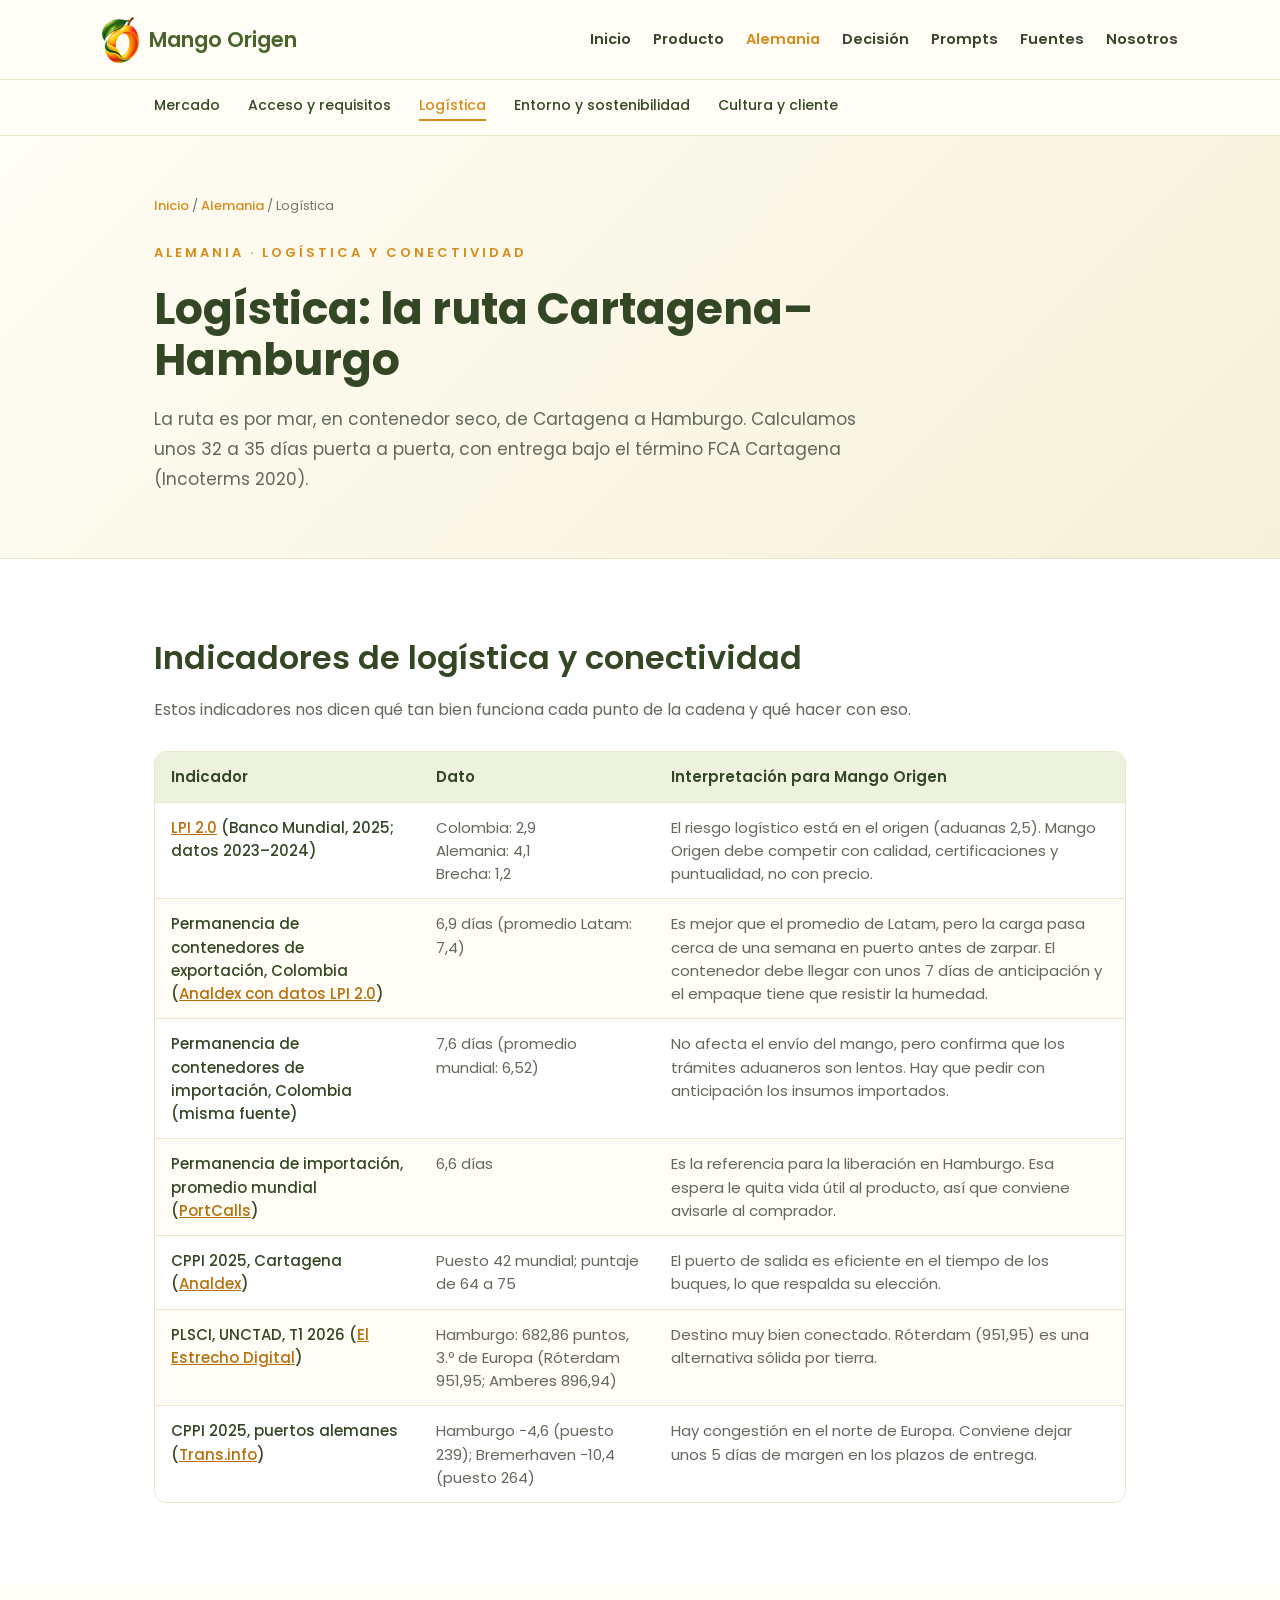
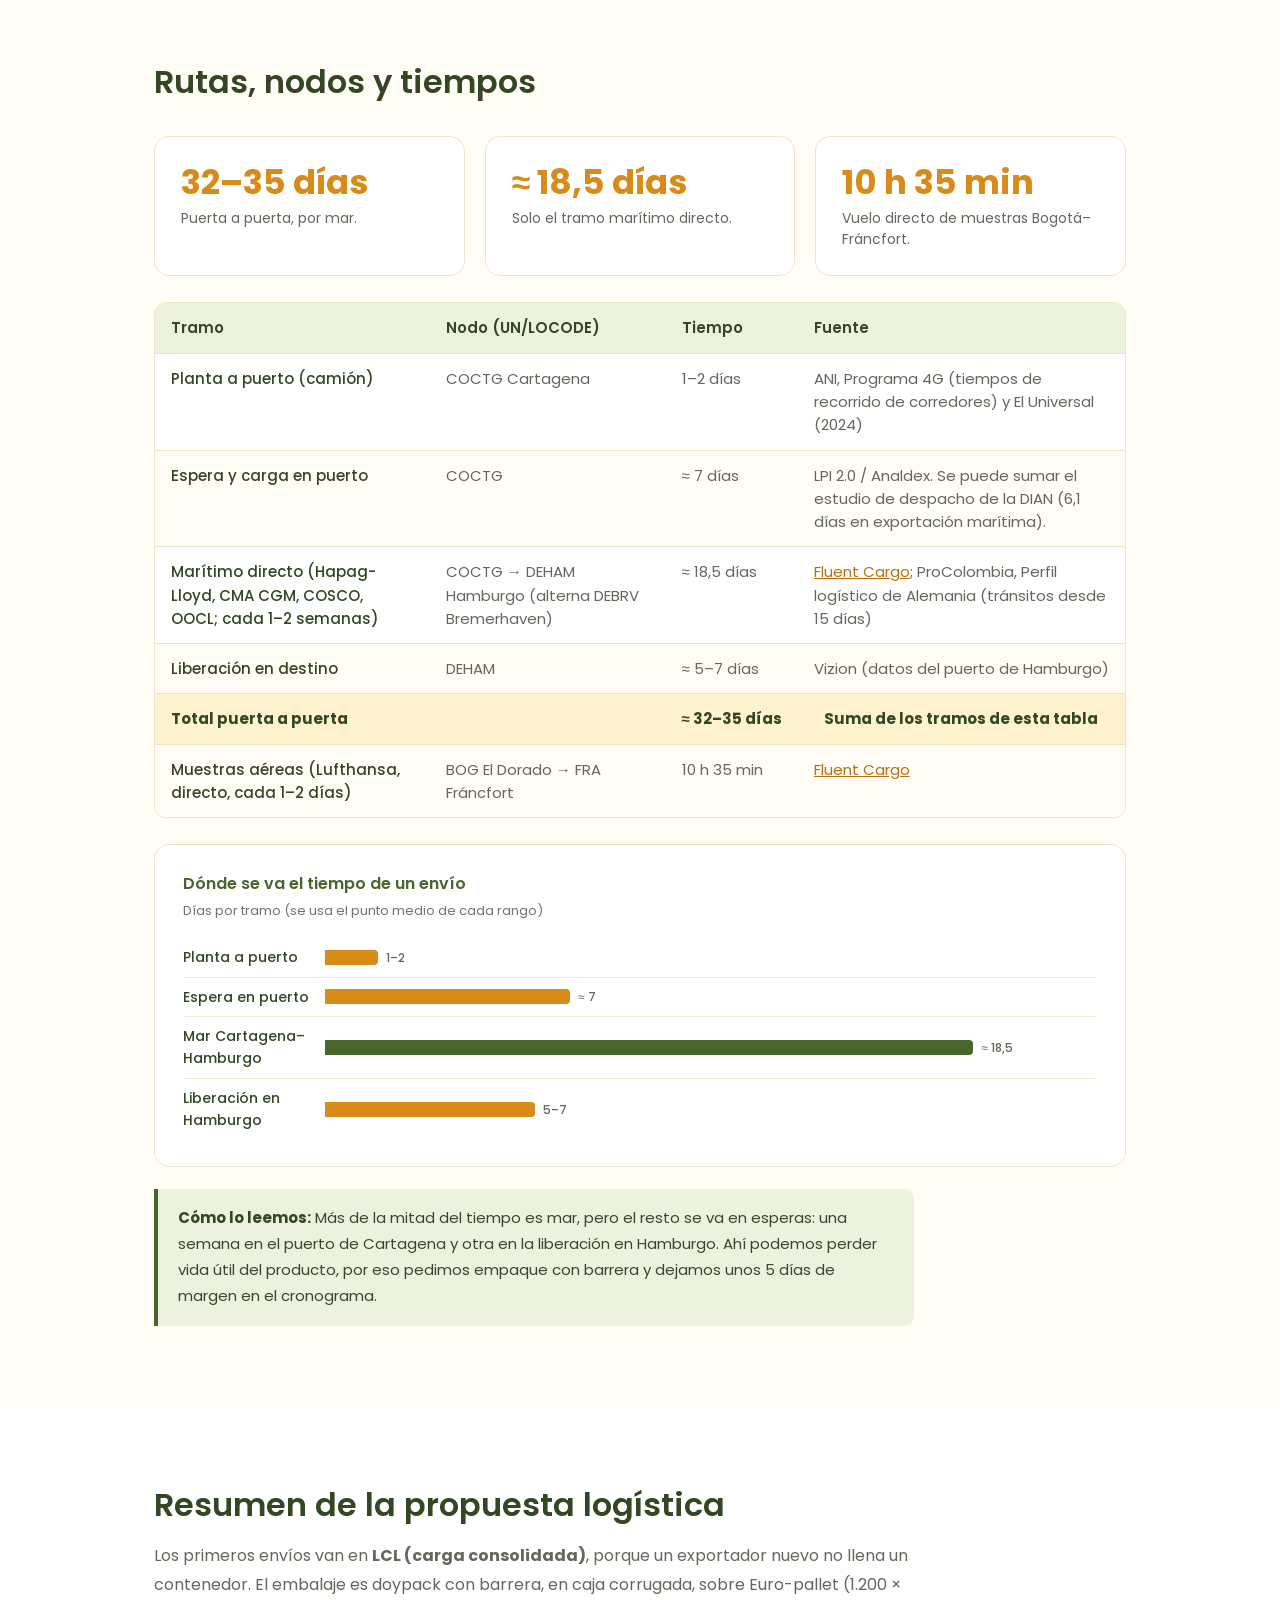
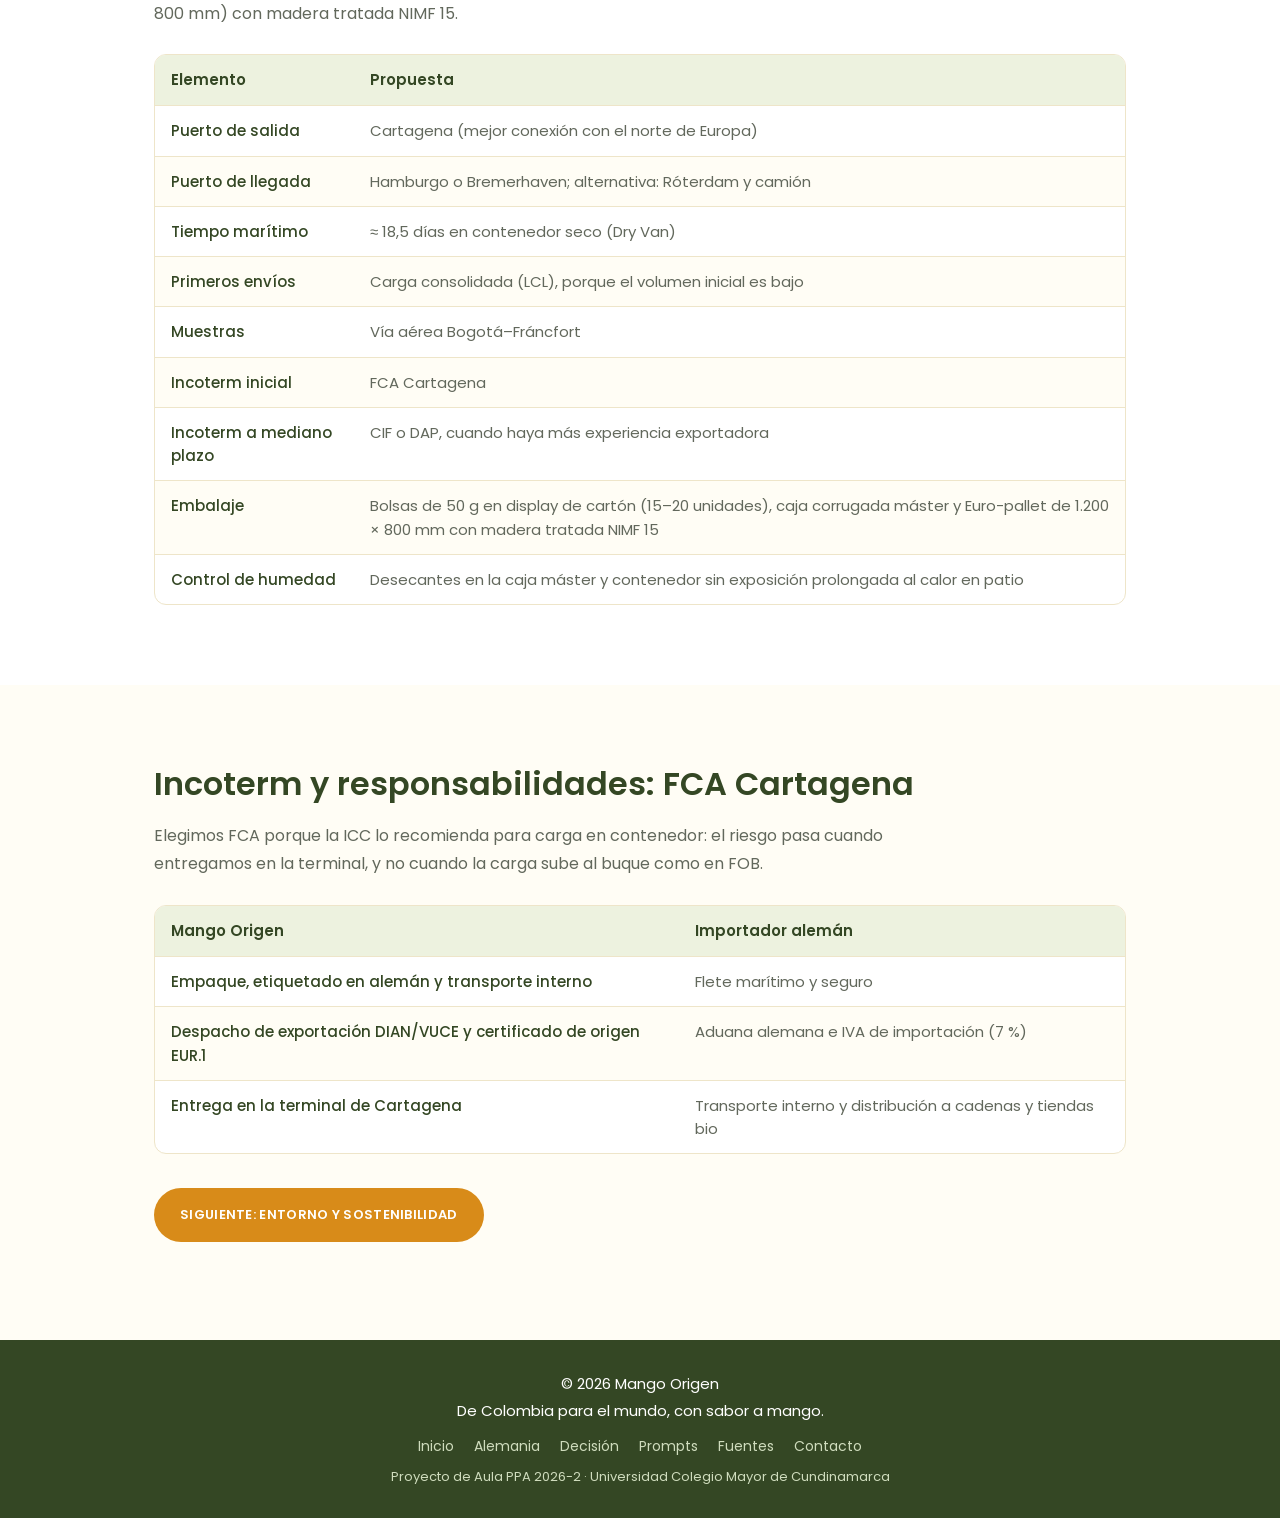
<file: logistica.html>
<!DOCTYPE html>
<html lang="es">

<head>
    <meta charset="UTF-8">
    <meta name="viewport" content="width=device-width, initial-scale=1.0">

    <title>Alemania · Logística | Mango Origen</title>
    <meta name="description" content="Ruta Cartagena–Hamburgo, tiempos puerta a puerta, indicadores logísticos, LCL e Incoterm FCA para exportar mango deshidratado a Alemania.">

    <link rel="icon" type="image/png" href="logo-navbar.png">

    <!-- Conexión con CSS -->
    <link rel="stylesheet" href="estilos.css?v=3">
</head>

<body>

    <!-- ==============================
         BARRA DE NAVEGACIÓN
    =============================== -->

    <header class="navbar">

        <a class="logo" href="index.html">
            <img src="logo-navbar.png" alt="Logo Mango Origen">
            <h2>Mango Origen</h2>
        </a>

        <nav>
            <a href="index.html">Inicio</a>
            <a href="producto.html">Producto</a>
            <a href="alemania.html" class="activo">Alemania</a>
            <a href="decision.html">Decisión</a>
            <a href="prompts.html">Prompts</a>
            <a href="fuentes.html">Fuentes</a>
            <a href="nosotros.html">Nosotros</a>
        </nav>

    </header>

    <div class="subnav"><div class="contenedor"><a href="alemania.html">Mercado</a><a href="acceso.html">Acceso y requisitos</a><a href="logistica.html" class="activo">Logística</a><a href="entorno.html">Entorno y sostenibilidad</a><a href="cultura.html">Cultura y cliente</a></div></div>

    <main>

        <section class="encabezado-pagina">
            <div class="contenedor">
                <p class="migas"><a href="index.html">Inicio</a> / <a href="alemania.html">Alemania</a> / Logística</p>
                <p class="etiqueta">ALEMANIA · LOGÍSTICA Y CONECTIVIDAD</p>
                <h1>Logística: la ruta Cartagena–Hamburgo</h1>
                <p class="intro">La ruta es por mar, en contenedor seco, de Cartagena a Hamburgo. Calculamos unos 32 a 35 días puerta a puerta, con entrega bajo el término FCA Cartagena (Incoterms 2020).</p>
            </div>
        </section>

        <section class="seccion">
            <div class="contenedor">
                <h2>Indicadores de logística y conectividad</h2>
                <p>Estos indicadores nos dicen qué tan bien funciona cada punto de la cadena y qué hacer con eso.</p>
                <div class="tabla-scroll"><table class="tabla " style="min-width:820px"><thead><tr><th>Indicador</th><th>Dato</th><th>Interpretación para Mango Origen</th></tr></thead><tbody><tr><td><a href="https://lpi.worldbank.org/" target="_blank" rel="noopener">LPI 2.0</a> (Banco Mundial, 2025; datos 2023–2024)</td><td>Colombia: 2,9<br>Alemania: 4,1<br>Brecha: 1,2</td><td>El riesgo logístico está en el origen (aduanas 2,5). Mango Origen debe competir con calidad, certificaciones y puntualidad, no con precio.</td></tr><tr><td>Permanencia de contenedores de exportación, Colombia (<a href="https://analdex.org/2026/06/24/indicadores-de-desempeno-logistico-2-0/" target="_blank" rel="noopener">Analdex con datos LPI 2.0</a>)</td><td>6,9 días (promedio Latam: 7,4)</td><td>Es mejor que el promedio de Latam, pero la carga pasa cerca de una semana en puerto antes de zarpar. El contenedor debe llegar con unos 7 días de anticipación y el empaque tiene que resistir la humedad.</td></tr><tr><td>Permanencia de contenedores de importación, Colombia (misma fuente)</td><td>7,6 días (promedio mundial: 6,52)</td><td>No afecta el envío del mango, pero confirma que los trámites aduaneros son lentos. Hay que pedir con anticipación los insumos importados.</td></tr><tr><td>Permanencia de importación, promedio mundial (<a href="https://portcalls.com/world-bank-launches-logistics-performance-evaluation-tool/" target="_blank" rel="noopener">PortCalls</a>)</td><td>6,6 días</td><td>Es la referencia para la liberación en Hamburgo. Esa espera le quita vida útil al producto, así que conviene avisarle al comprador.</td></tr><tr><td>CPPI 2025, Cartagena (<a href="https://analdex.org/wp-content/uploads/2026/06/Container-Port-Performance-Index-2025.pdf" target="_blank" rel="noopener">Analdex</a>)</td><td>Puesto 42 mundial; puntaje de 64 a 75</td><td>El puerto de salida es eficiente en el tiempo de los buques, lo que respalda su elección.</td></tr><tr><td>PLSCI, UNCTAD, T1 2026 (<a href="https://www.elestrechodigital.com/en/imprimir/the-port-of-algeciras-concedes-to-bremerhaven-and-drops-to-sixth-place-in-european-maritime-connectivity-according-to-unctad-data" target="_blank" rel="noopener">El Estrecho Digital</a>)</td><td>Hamburgo: 682,86 puntos, 3.º de Europa (Róterdam 951,95; Amberes 896,94)</td><td>Destino muy bien conectado. Róterdam (951,95) es una alternativa sólida por tierra.</td></tr><tr><td>CPPI 2025, puertos alemanes (<a href="https://trans.info/en/europe-s-port-divide-484254" target="_blank" rel="noopener">Trans.info</a>)</td><td>Hamburgo −4,6 (puesto 239); Bremerhaven −10,4 (puesto 264)</td><td>Hay congestión en el norte de Europa. Conviene dejar unos 5 días de margen en los plazos de entrega.</td></tr></tbody></table></div>
            </div>
        </section>

        <section class="seccion crema">
            <div class="contenedor">
                <h2>Rutas, nodos y tiempos</h2>
                <div class="datos bloque"><div class="dato"><strong>32–35 días</strong><span>Puerta a puerta, por mar.</span></div><div class="dato"><strong>≈ 18,5 días</strong><span>Solo el tramo marítimo directo.</span></div><div class="dato"><strong>10 h 35 min</strong><span>Vuelo directo de muestras Bogotá–Fráncfort.</span></div></div>
                <div class="tabla-scroll"><table class="tabla " style="min-width:780px"><thead><tr><th>Tramo</th><th>Nodo (UN/LOCODE)</th><th>Tiempo</th><th>Fuente</th></tr></thead><tbody><tr><td>Planta a puerto (camión)</td><td>COCTG Cartagena</td><td class="nw">1–2 días</td><td>ANI, Programa 4G (tiempos de recorrido de corredores) y El Universal (2024)</td></tr><tr><td>Espera y carga en puerto</td><td>COCTG</td><td class="nw">≈ 7 días</td><td>LPI 2.0 / Analdex. Se puede sumar el estudio de despacho de la DIAN (6,1 días en exportación marítima).</td></tr><tr><td>Marítimo directo (Hapag-Lloyd, CMA CGM, COSCO, OOCL; cada 1–2 semanas)</td><td>COCTG → DEHAM Hamburgo (alterna DEBRV Bremerhaven)</td><td class="nw">≈ 18,5 días</td><td><a href="https://marketing-website-ten-omega.vercel.app/routes/cartagena-co/hamburg-de" target="_blank" rel="noopener">Fluent Cargo</a>; ProColombia, Perfil logístico de Alemania (tránsitos desde 15 días)</td></tr><tr><td>Liberación en destino</td><td>DEHAM</td><td class="nw">≈ 5–7 días</td><td>Vizion (datos del puerto de Hamburgo)</td></tr><tr class="total"><td>Total puerta a puerta</td><td></td><td class="nw">≈ 32–35 días</td><td>Suma de los tramos de esta tabla</td></tr><tr><td>Muestras aéreas (Lufthansa, directo, cada 1–2 días)</td><td>BOG El Dorado → FRA Fráncfort</td><td class="nw">10 h 35 min</td><td><a href="https://fluentcargo.com/routes/colombia/germany" target="_blank" rel="noopener">Fluent Cargo</a></td></tr></tbody></table></div>
                <div class="grafica" role="group" aria-label="Dónde se va el tiempo de un envío"><h3>Dónde se va el tiempo de un envío</h3><p class="sub">Días por tramo (se usa el punto medio de cada rango)</p><div class="fila-barra"><span class="nombre">Planta a puerto</span><div class="pistas"><div class="pista"><div class="barra" style="--v:8.1%;--c:#d88b19"></div><span class="valor">1–2</span></div></div></div><div class="fila-barra"><span class="nombre">Espera en puerto</span><div class="pistas"><div class="pista"><div class="barra" style="--v:37.8%;--c:#d88b19"></div><span class="valor">≈ 7</span></div></div></div><div class="fila-barra"><span class="nombre">Mar Cartagena–Hamburgo</span><div class="pistas"><div class="pista"><div class="barra" style="--v:100.0%;--c:#49652c"></div><span class="valor">≈ 18,5</span></div></div></div><div class="fila-barra"><span class="nombre">Liberación en Hamburgo</span><div class="pistas"><div class="pista"><div class="barra" style="--v:32.4%;--c:#d88b19"></div><span class="valor">5–7</span></div></div></div></div>
                <p class="interpretacion"><strong>Cómo lo leemos:</strong> Más de la mitad del tiempo es mar, pero el resto se va en esperas: una semana en el puerto de Cartagena y otra en la liberación en Hamburgo. Ahí podemos perder vida útil del producto, por eso pedimos empaque con barrera y dejamos unos 5 días de margen en el cronograma.</p>
            </div>
        </section>

        <section class="seccion">
            <div class="contenedor">
                <h2>Resumen de la propuesta logística</h2>
                <p>
                    Los primeros envíos van en <strong>LCL (carga consolidada)</strong>, porque un exportador nuevo no llena un contenedor.
                    El embalaje es doypack con barrera, en caja corrugada, sobre Euro-pallet (1.200 × 800 mm) con madera tratada NIMF 15.
                </p>
                <div class="tabla-scroll"><table class="tabla angosta" style="min-width:480px"><thead><tr><th>Elemento</th><th>Propuesta</th></tr></thead><tbody><tr><td>Puerto de salida</td><td>Cartagena (mejor conexión con el norte de Europa)</td></tr><tr><td>Puerto de llegada</td><td>Hamburgo o Bremerhaven; alternativa: Róterdam y camión</td></tr><tr><td>Tiempo marítimo</td><td>≈ 18,5 días en contenedor seco (Dry Van)</td></tr><tr><td>Primeros envíos</td><td>Carga consolidada (LCL), porque el volumen inicial es bajo</td></tr><tr><td>Muestras</td><td>Vía aérea Bogotá–Fráncfort</td></tr><tr><td>Incoterm inicial</td><td>FCA Cartagena</td></tr><tr><td>Incoterm a mediano plazo</td><td>CIF o DAP, cuando haya más experiencia exportadora</td></tr><tr><td>Embalaje</td><td>Bolsas de 50 g en display de cartón (15–20 unidades), caja corrugada máster y Euro-pallet de 1.200 × 800 mm con madera tratada NIMF 15</td></tr><tr><td>Control de humedad</td><td>Desecantes en la caja máster y contenedor sin exposición prolongada al calor en patio</td></tr></tbody></table></div>
            </div>
        </section>

        <section class="seccion crema">
            <div class="contenedor">
                <h2>Incoterm y responsabilidades: FCA Cartagena</h2>
                <p>
                    Elegimos FCA porque la ICC lo recomienda para carga en contenedor: el riesgo pasa cuando entregamos en la terminal, y no cuando la carga
                    sube al buque como en FOB.
                </p>
                <div class="tabla-scroll"><table class="tabla angosta" style="min-width:480px"><thead><tr><th>Mango Origen</th><th>Importador alemán</th></tr></thead><tbody><tr><td>Empaque, etiquetado en alemán y transporte interno</td><td>Flete marítimo y seguro</td></tr><tr><td>Despacho de exportación DIAN/VUCE y certificado de origen EUR.1</td><td>Aduana alemana e IVA de importación (7 %)</td></tr><tr><td>Entrega en la terminal de Cartagena</td><td>Transporte interno y distribución a cadenas y tiendas bio</td></tr></tbody></table></div>
                <p class="bloque"><a href="entorno.html" class="boton">SIGUIENTE: ENTORNO Y SOSTENIBILIDAD</a></p>
            </div>
        </section>

    </main>


    <!-- ==============================
         PIE DE PÁGINA
    =============================== -->

    <footer>

        <p>
            © 2026 Mango Origen
        </p>

        <p>
            De Colombia para el mundo, con sabor a mango.
        </p>

        <div class="pie-links">
            <a href="index.html">Inicio</a>
            <a href="alemania.html">Alemania</a>
            <a href="decision.html">Decisión</a>
            <a href="prompts.html">Prompts</a>
            <a href="fuentes.html">Fuentes</a>
            <a href="contacto.html">Contacto</a>
        </div>

        <p class="pie-nota">
            Proyecto de Aula PPA 2026-2 · Universidad Colegio Mayor de Cundinamarca
        </p>

    </footer>

</body>

</html>
</file>
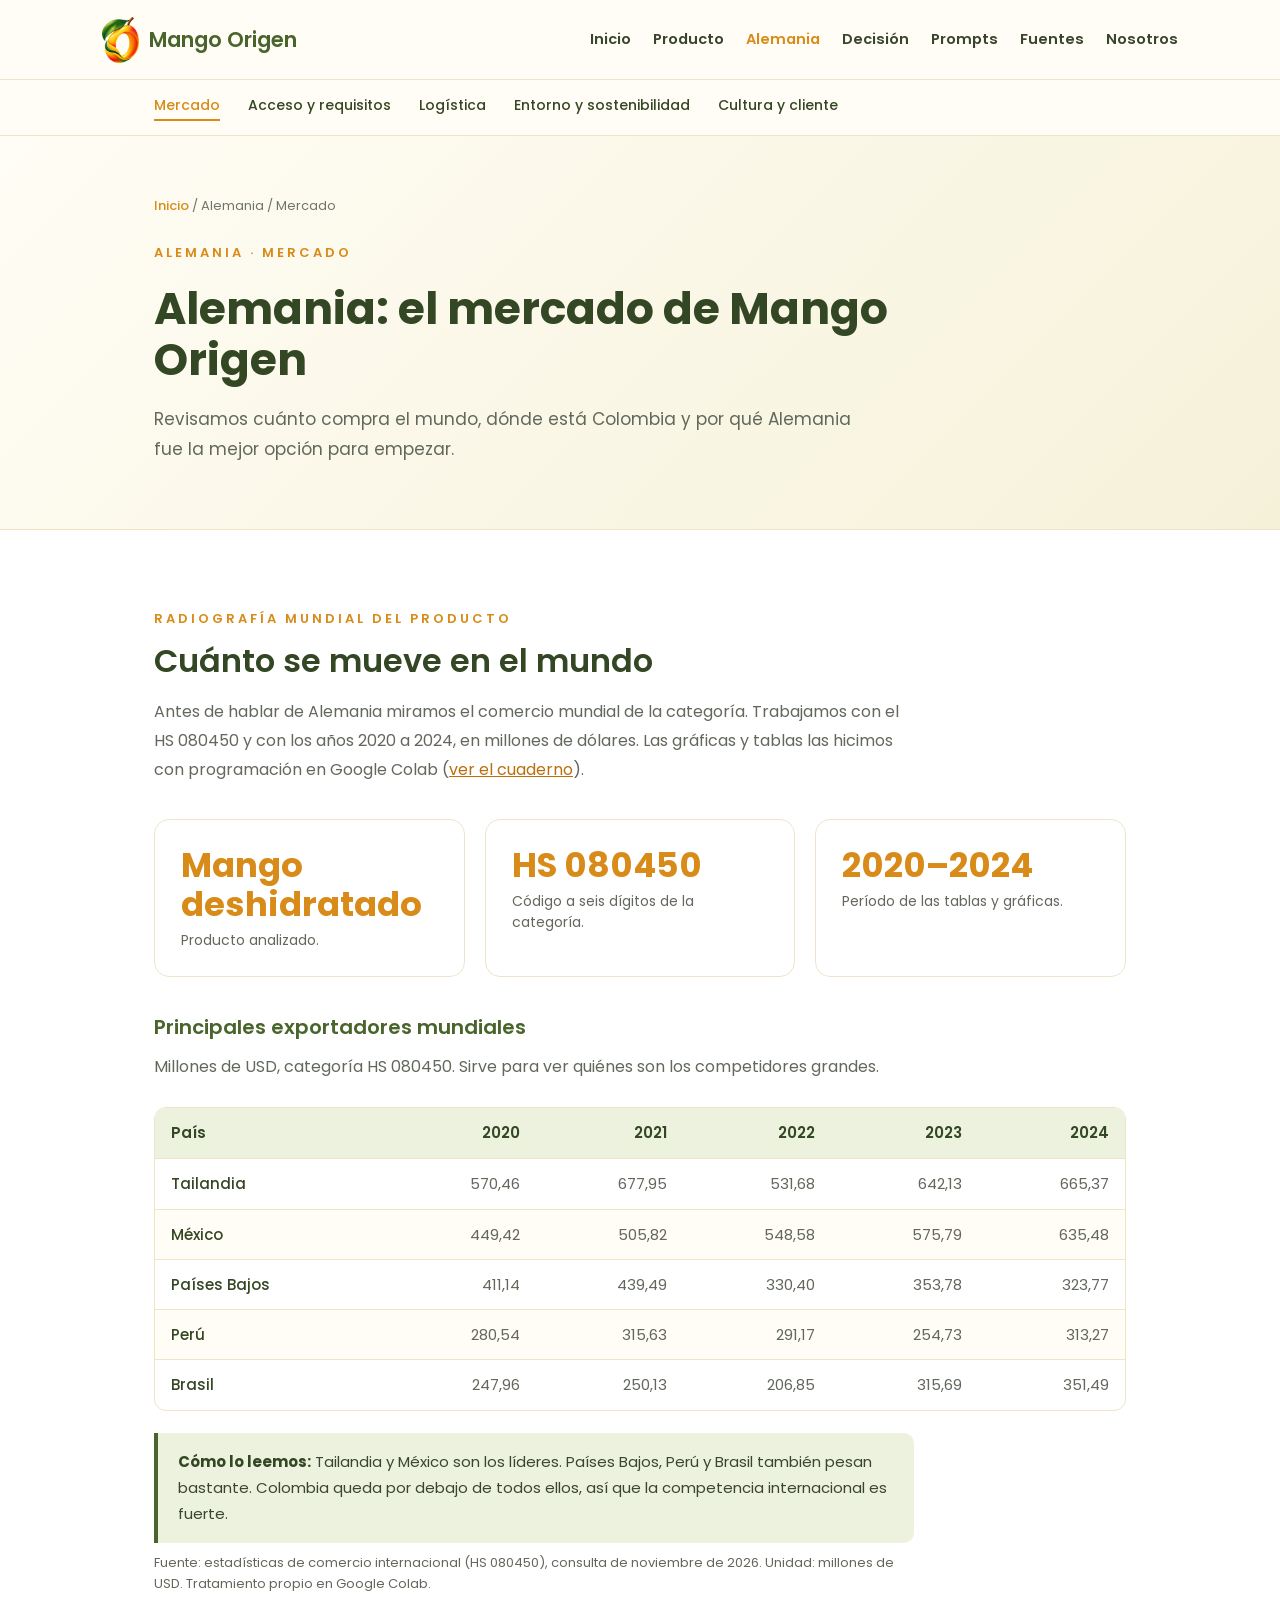
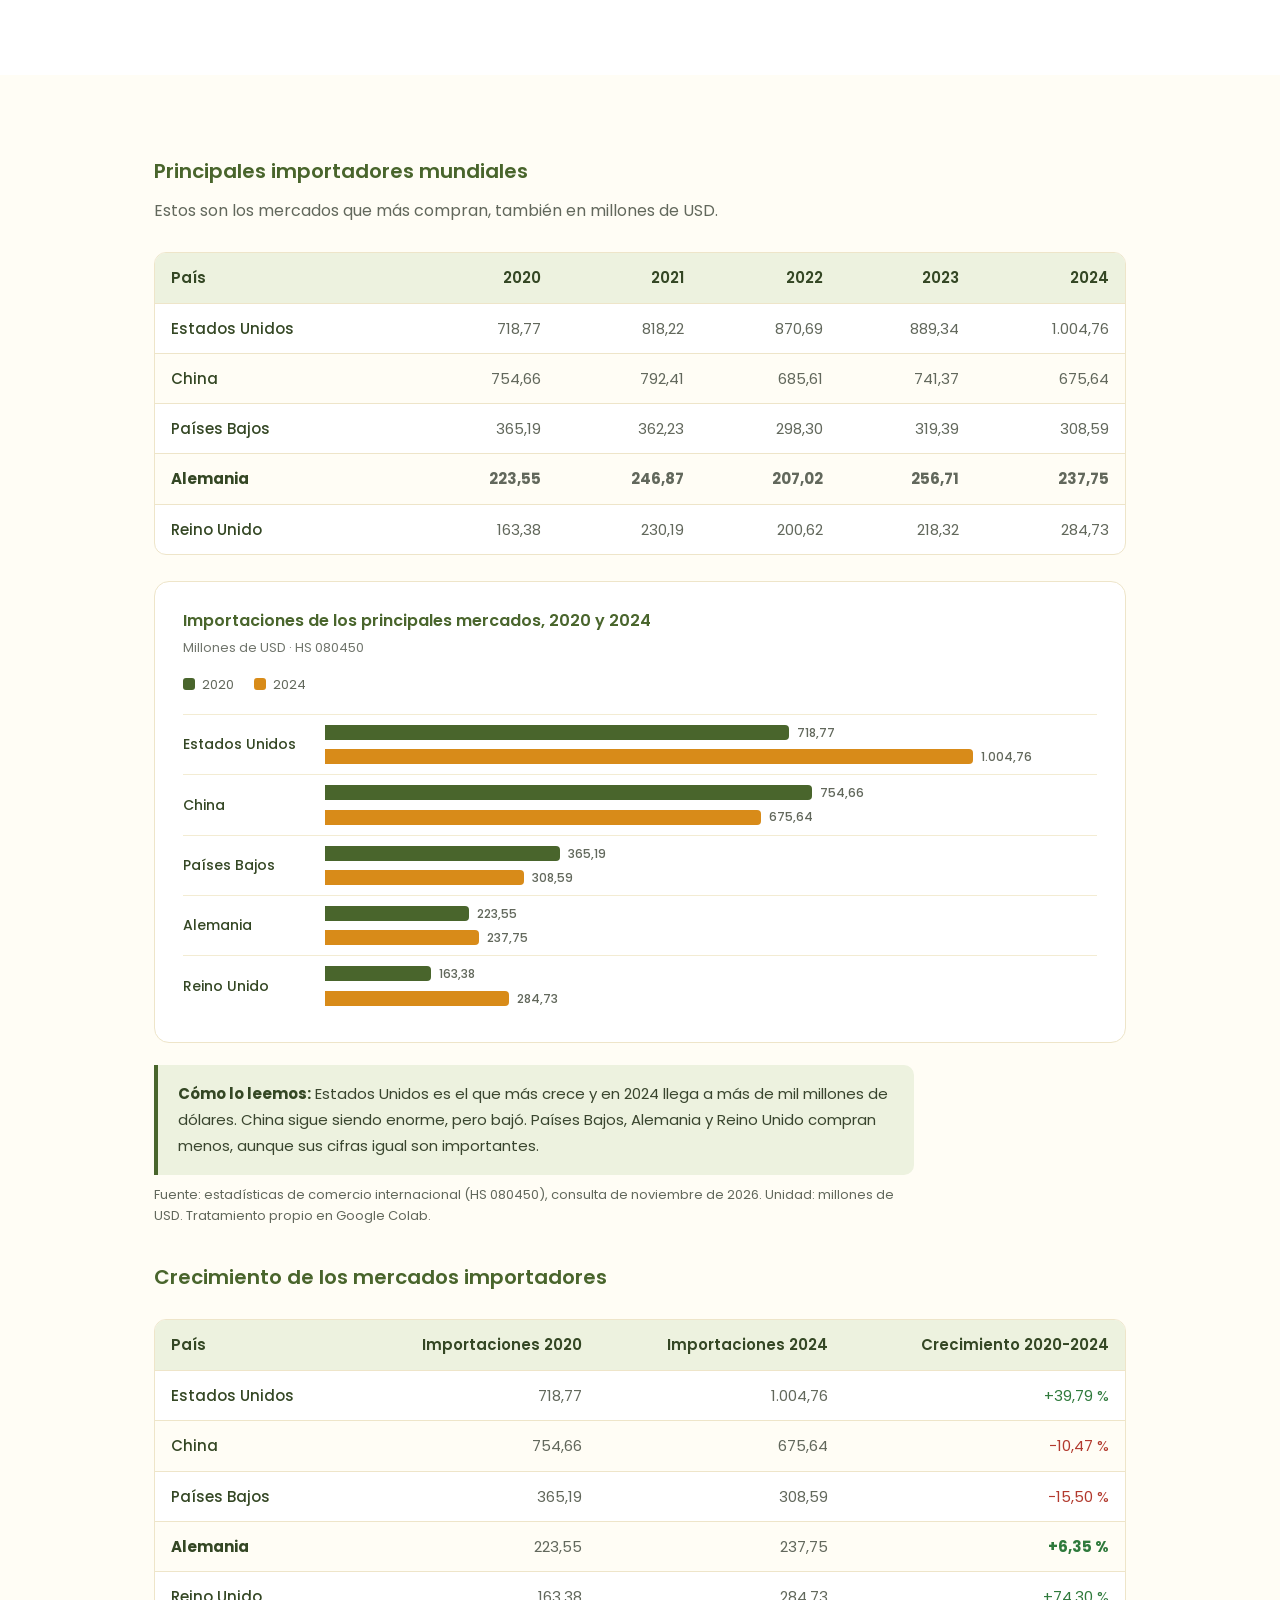
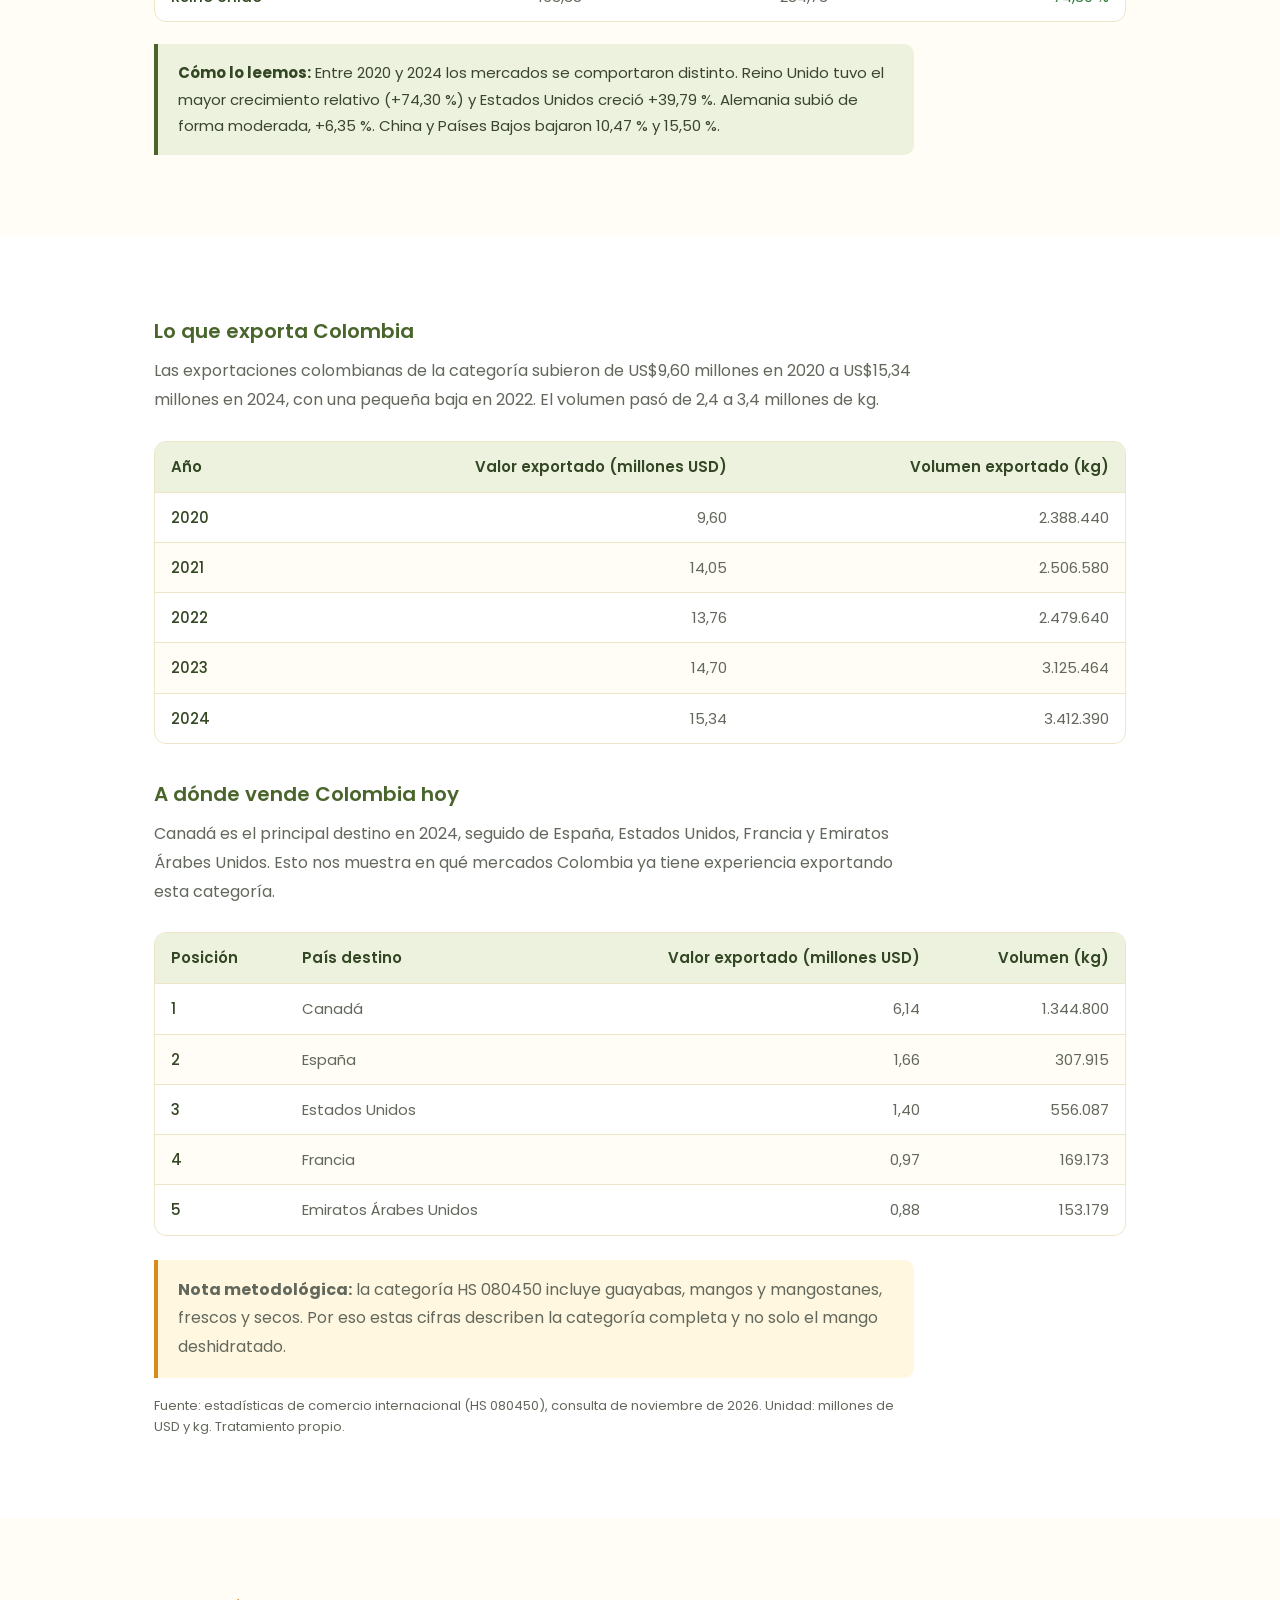
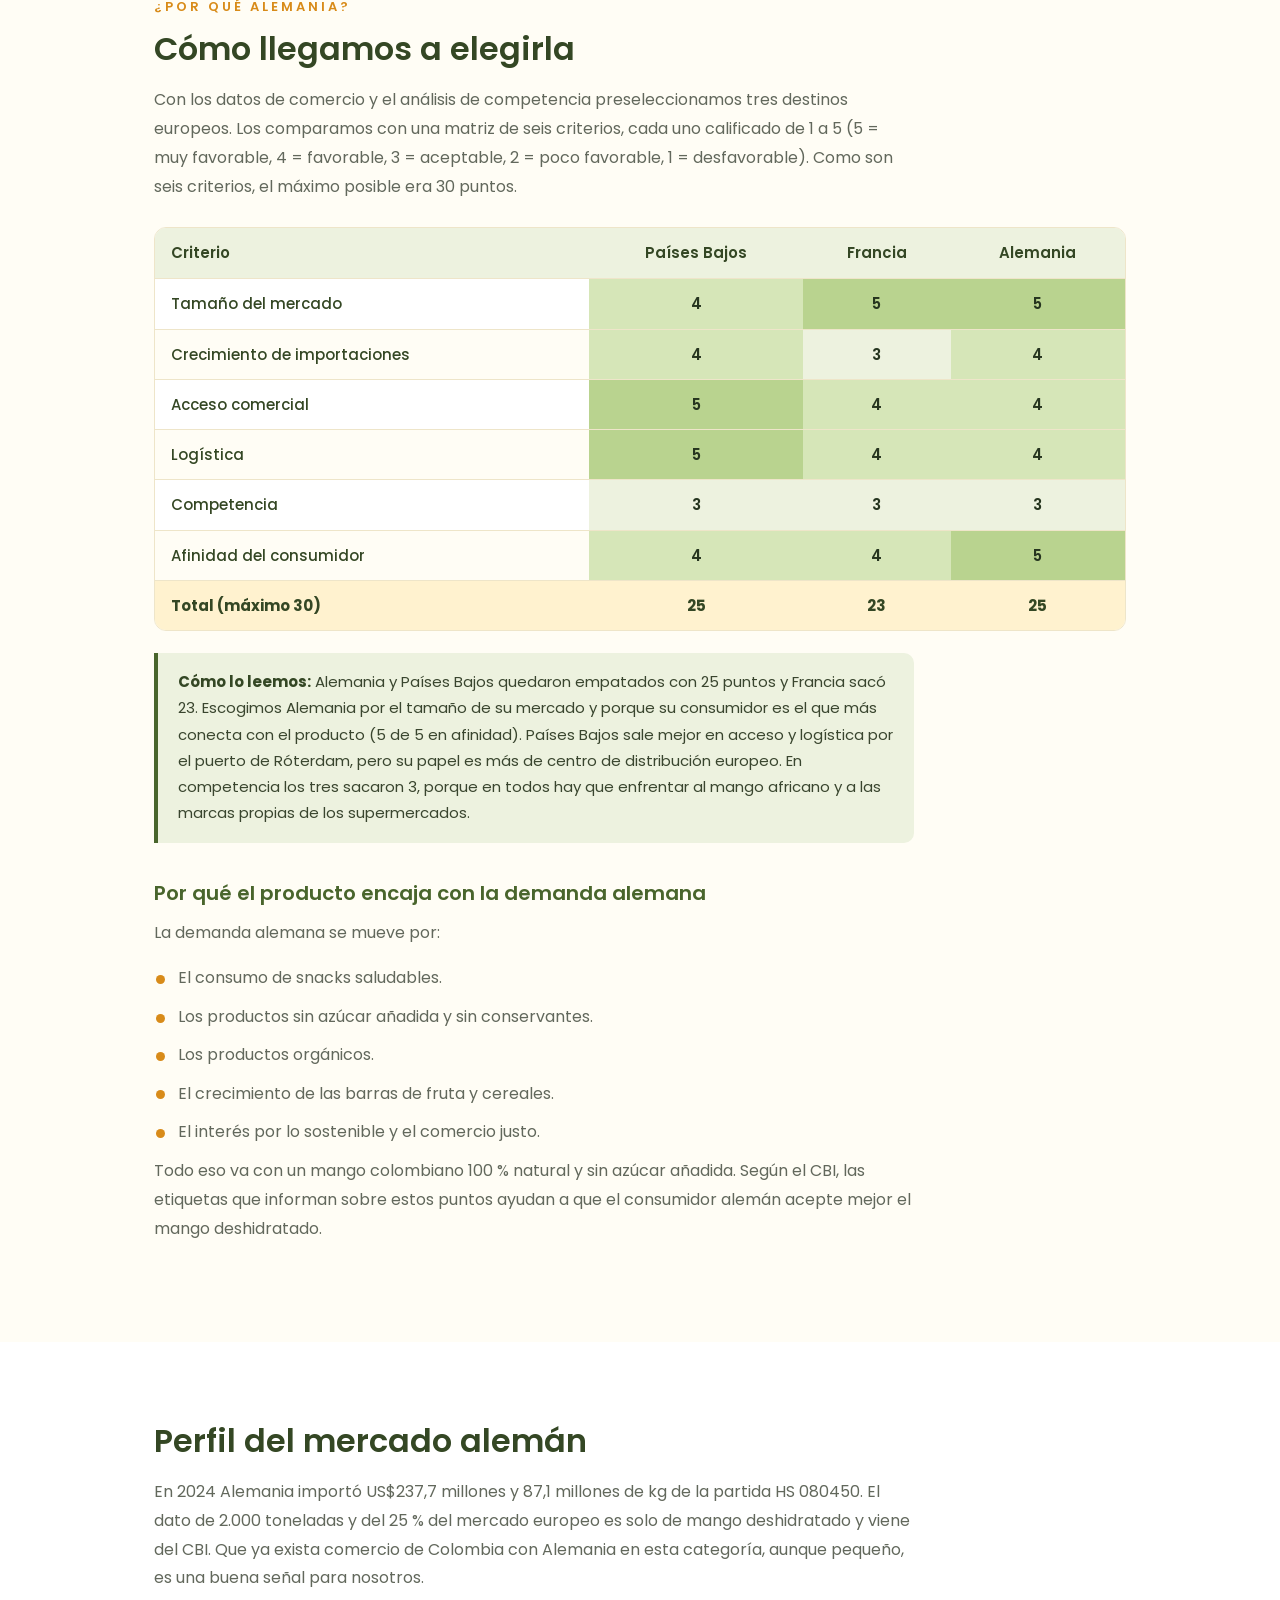
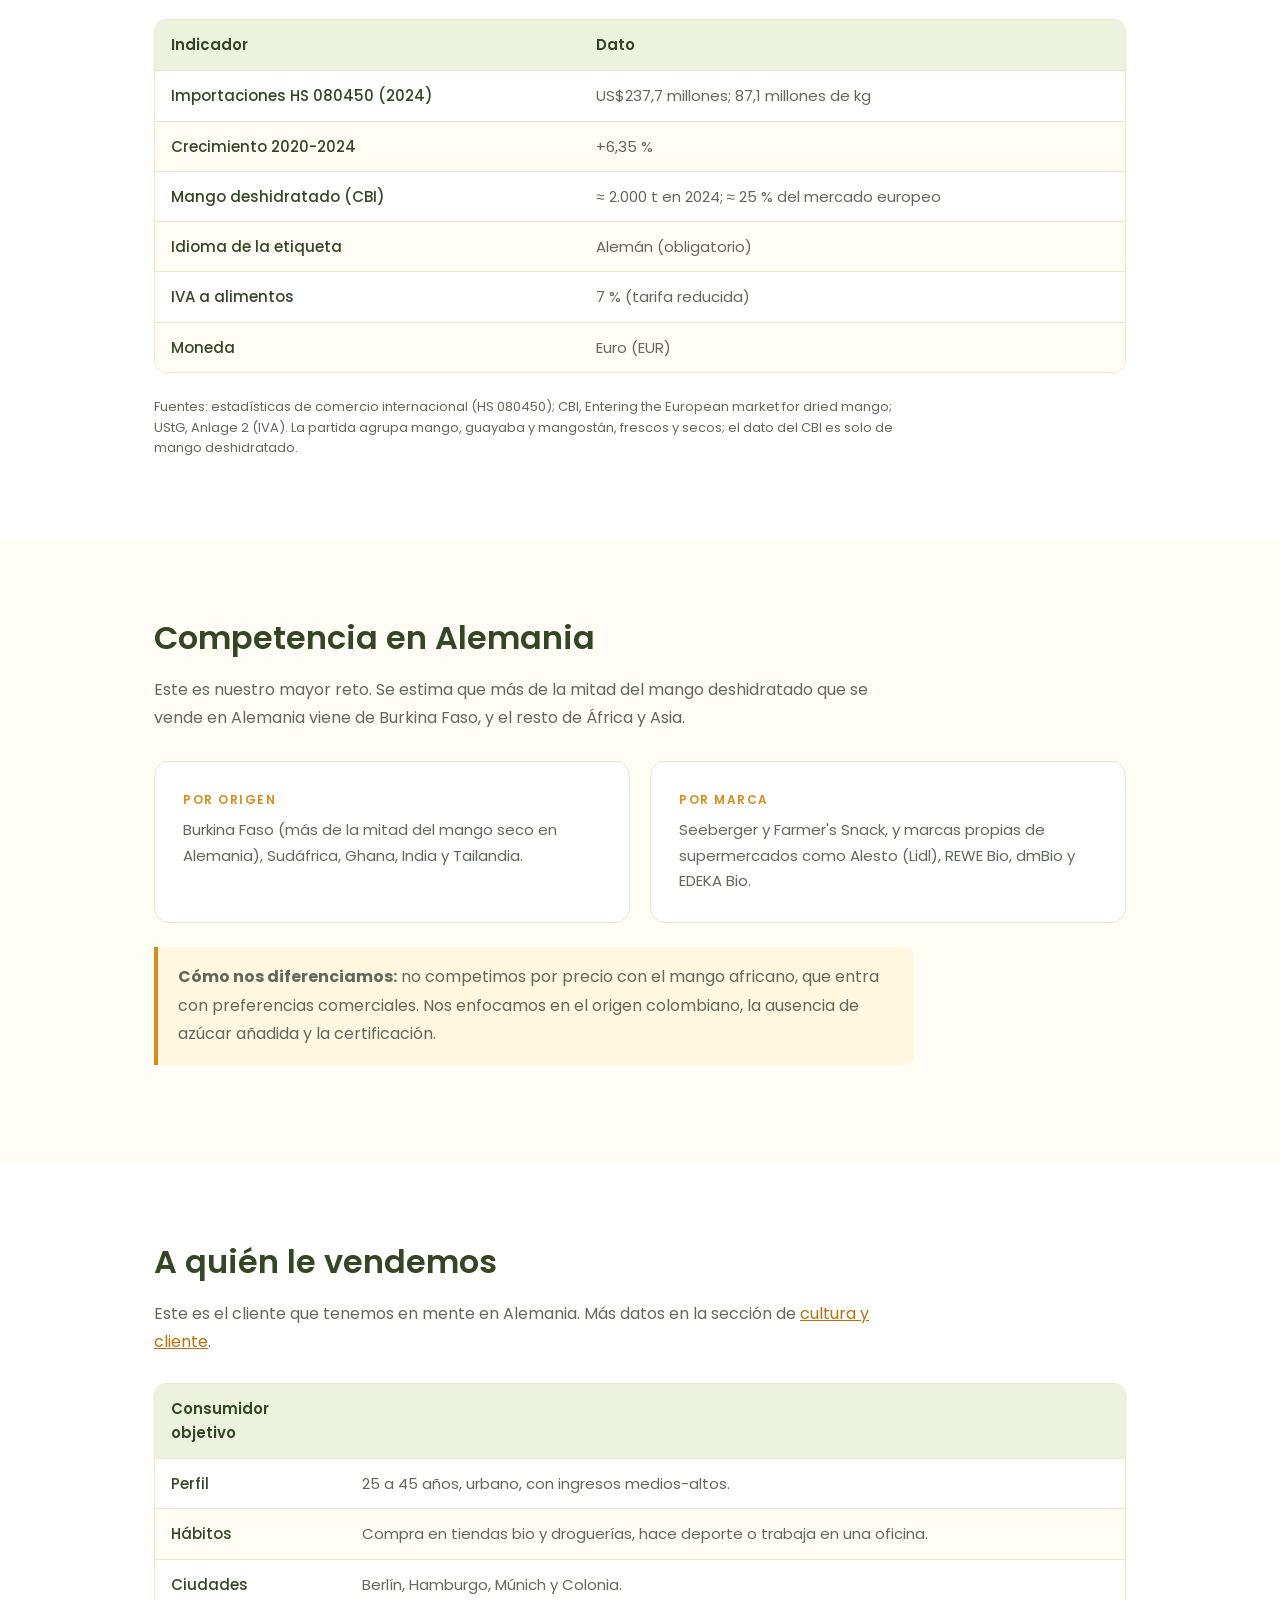
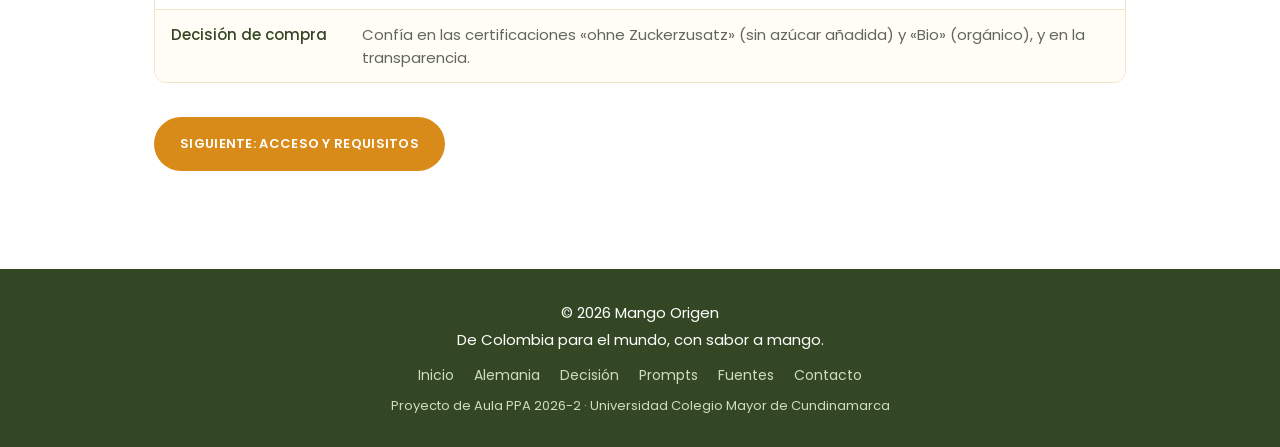
<file: mercados.html>
<!DOCTYPE html>
<html lang="es">

<head>
    <meta charset="UTF-8">
    <meta name="viewport" content="width=device-width, initial-scale=1.0">

    <title>Alemania | Mango Origen</title>
    <meta name="description" content="Esta página se movió a alemania.html.">

    <meta http-equiv="refresh" content="0; url=alemania.html">
    <link rel="canonical" href="alemania.html">
    <link rel="icon" type="image/png" href="logo-navbar.png">

    <!-- Conexión con CSS -->
    <link rel="stylesheet" href="estilos.css?v=3">
</head>

<body>

    <!-- ==============================
         BARRA DE NAVEGACIÓN
    =============================== -->

    <header class="navbar">

        <a class="logo" href="index.html">
            <img src="logo-navbar.png" alt="Logo Mango Origen">
            <h2>Mango Origen</h2>
        </a>

        <nav>
            <a href="index.html">Inicio</a>
            <a href="producto.html">Producto</a>
            <a href="alemania.html" class="activo">Alemania</a>
            <a href="decision.html">Decisión</a>
            <a href="prompts.html">Prompts</a>
            <a href="fuentes.html">Fuentes</a>
            <a href="nosotros.html">Nosotros</a>
        </nav>

    </header>

    <main>

        <section class="encabezado-pagina">
            <div class="contenedor">
                <p class="etiqueta">PÁGINA MOVIDA</p>
                <h1>Esta página ahora es «Alemania»</h1>
                <p class="intro">Dejamos Alemania como único mercado, así que todo el estudio quedó reunido en una sola sección.</p>
                <div class="botones-fila"><a href="alemania.html" class="boton">IR A ALEMANIA</a></div>
            </div>
        </section>

    </main>


    <!-- ==============================
         PIE DE PÁGINA
    =============================== -->

    <footer>

        <p>
            © 2026 Mango Origen
        </p>

        <p>
            De Colombia para el mundo, con sabor a mango.
        </p>

        <div class="pie-links">
            <a href="index.html">Inicio</a>
            <a href="alemania.html">Alemania</a>
            <a href="decision.html">Decisión</a>
            <a href="prompts.html">Prompts</a>
            <a href="fuentes.html">Fuentes</a>
            <a href="contacto.html">Contacto</a>
        </div>

        <p class="pie-nota">
            Proyecto de Aula PPA 2026-2 · Universidad Colegio Mayor de Cundinamarca
        </p>

    </footer>

</body>

</html>
</file>
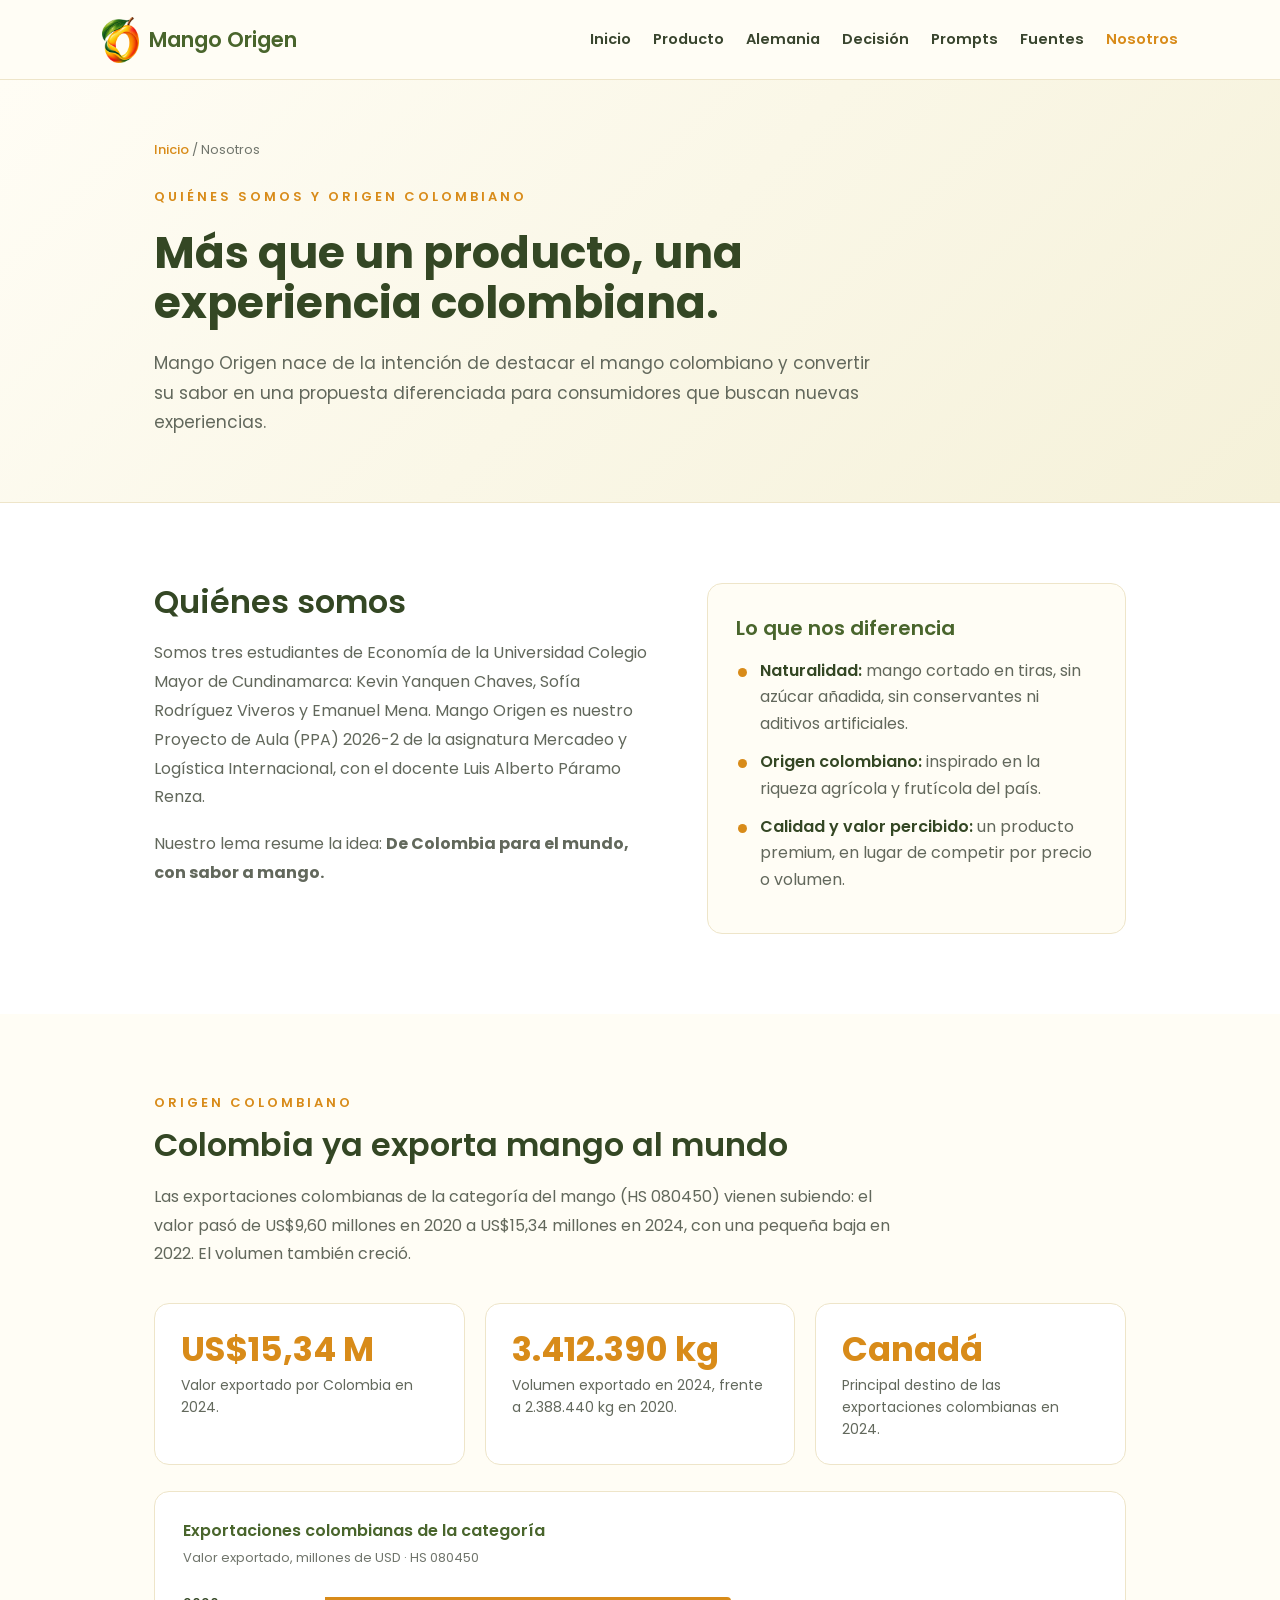
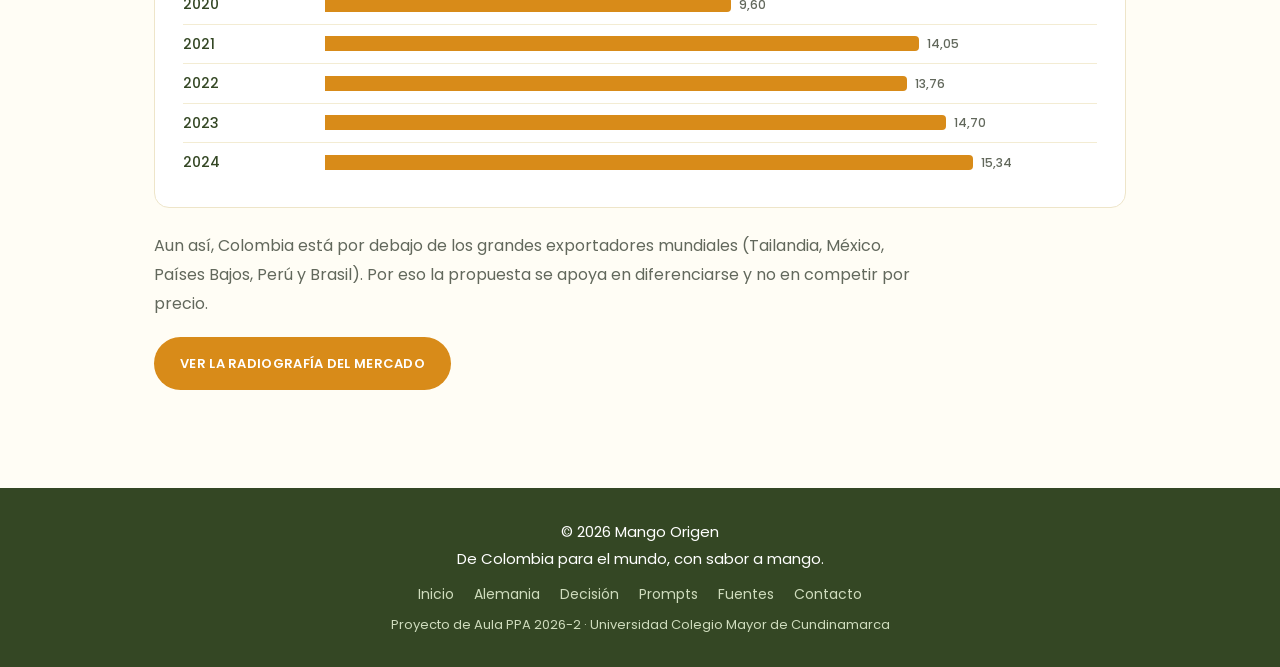
<file: nosotros.html>
<!DOCTYPE html>
<html lang="es">

<head>
    <meta charset="UTF-8">
    <meta name="viewport" content="width=device-width, initial-scale=1.0">

    <title>Nosotros | Mango Origen</title>
    <meta name="description" content="Quiénes somos y el origen colombiano de Mango Origen, un proyecto de aula de Economía en la Universidad Colegio Mayor de Cundinamarca.">

    <link rel="icon" type="image/png" href="logo-navbar.png">

    <!-- Conexión con CSS -->
    <link rel="stylesheet" href="estilos.css?v=3">
</head>

<body>

    <!-- ==============================
         BARRA DE NAVEGACIÓN
    =============================== -->

    <header class="navbar">

        <a class="logo" href="index.html">
            <img src="logo-navbar.png" alt="Logo Mango Origen">
            <h2>Mango Origen</h2>
        </a>

        <nav>
            <a href="index.html">Inicio</a>
            <a href="producto.html">Producto</a>
            <a href="alemania.html">Alemania</a>
            <a href="decision.html">Decisión</a>
            <a href="prompts.html">Prompts</a>
            <a href="fuentes.html">Fuentes</a>
            <a href="nosotros.html" class="activo">Nosotros</a>
        </nav>

    </header>

    <main>

        <section class="encabezado-pagina">
            <div class="contenedor">
                <p class="migas"><a href="index.html">Inicio</a> / Nosotros</p>
                <p class="etiqueta">QUIÉNES SOMOS Y ORIGEN COLOMBIANO</p>
                <h1>Más que un producto, una experiencia colombiana.</h1>
                <p class="intro">Mango Origen nace de la intención de destacar el mango colombiano y convertir su sabor en una propuesta diferenciada para consumidores que buscan nuevas experiencias.</p>
            </div>
        </section>

        <section class="seccion" id="quienes">
            <div class="contenedor">
                <div class="dos-columnas">
                    <div>
                        <h2>Quiénes somos</h2>
                        <p>
                            Somos tres estudiantes de Economía de la Universidad Colegio Mayor de Cundinamarca: Kevin Yanquen Chaves,
                            Sofía Rodríguez Viveros y Emanuel Mena. Mango Origen es nuestro Proyecto de Aula (PPA) 2026-2 de la asignatura
                            Mercadeo y Logística Internacional, con el docente Luis Alberto Páramo Renza.
                        </p>
                        <p>
                            Nuestro lema resume la idea: <strong>De Colombia para el mundo, con sabor a mango.</strong>
                        </p>
                    </div>
                    <div class="cuadro">
                        <h3>Lo que nos diferencia</h3>
                        <ul class="lista">
                            <li><strong>Naturalidad:</strong> mango cortado en tiras, sin azúcar añadida, sin conservantes ni aditivos artificiales.</li>
                            <li><strong>Origen colombiano:</strong> inspirado en la riqueza agrícola y frutícola del país.</li>
                            <li><strong>Calidad y valor percibido:</strong> un producto premium, en lugar de competir por precio o volumen.</li>
                        </ul>
                    </div>
                </div>
            </div>
        </section>

        <section class="seccion crema" id="origen">
            <div class="contenedor">
                <p class="etiqueta">ORIGEN COLOMBIANO</p>
                <h2>Colombia ya exporta mango al mundo</h2>
                <p>
                    Las exportaciones colombianas de la categoría del mango (HS 080450) vienen subiendo: el valor pasó de US$9,60 millones en 2020
                    a US$15,34 millones en 2024, con una pequeña baja en 2022. El volumen también creció.
                </p>
                <div class="datos bloque"><div class="dato"><strong>US$15,34 M</strong><span>Valor exportado por Colombia en 2024.</span></div><div class="dato"><strong>3.412.390 kg</strong><span>Volumen exportado en 2024, frente a 2.388.440 kg en 2020.</span></div><div class="dato"><strong>Canadá</strong><span>Principal destino de las exportaciones colombianas en 2024.</span></div></div>
                <div class="grafica" role="group" aria-label="Exportaciones colombianas de la categoría"><h3>Exportaciones colombianas de la categoría</h3><p class="sub">Valor exportado, millones de USD · HS 080450</p><div class="fila-barra"><span class="nombre">2020</span><div class="pistas"><div class="pista"><div class="barra" style="--v:62.6%;--c:#d88b19"></div><span class="valor">9,60</span></div></div></div><div class="fila-barra"><span class="nombre">2021</span><div class="pistas"><div class="pista"><div class="barra" style="--v:91.6%;--c:#d88b19"></div><span class="valor">14,05</span></div></div></div><div class="fila-barra"><span class="nombre">2022</span><div class="pistas"><div class="pista"><div class="barra" style="--v:89.7%;--c:#d88b19"></div><span class="valor">13,76</span></div></div></div><div class="fila-barra"><span class="nombre">2023</span><div class="pistas"><div class="pista"><div class="barra" style="--v:95.8%;--c:#d88b19"></div><span class="valor">14,70</span></div></div></div><div class="fila-barra"><span class="nombre">2024</span><div class="pistas"><div class="pista"><div class="barra" style="--v:100.0%;--c:#d88b19"></div><span class="valor">15,34</span></div></div></div></div>
                <p style="margin-top:24px">
                    Aun así, Colombia está por debajo de los grandes exportadores mundiales (Tailandia, México, Países Bajos, Perú y Brasil).
                    Por eso la propuesta se apoya en diferenciarse y no en competir por precio.
                </p>
                <p><a href="alemania.html#radiografia" class="boton">VER LA RADIOGRAFÍA DEL MERCADO</a></p>
            </div>
        </section>

    </main>


    <!-- ==============================
         PIE DE PÁGINA
    =============================== -->

    <footer>

        <p>
            © 2026 Mango Origen
        </p>

        <p>
            De Colombia para el mundo, con sabor a mango.
        </p>

        <div class="pie-links">
            <a href="index.html">Inicio</a>
            <a href="alemania.html">Alemania</a>
            <a href="decision.html">Decisión</a>
            <a href="prompts.html">Prompts</a>
            <a href="fuentes.html">Fuentes</a>
            <a href="contacto.html">Contacto</a>
        </div>

        <p class="pie-nota">
            Proyecto de Aula PPA 2026-2 · Universidad Colegio Mayor de Cundinamarca
        </p>

    </footer>

</body>

</html>
</file>
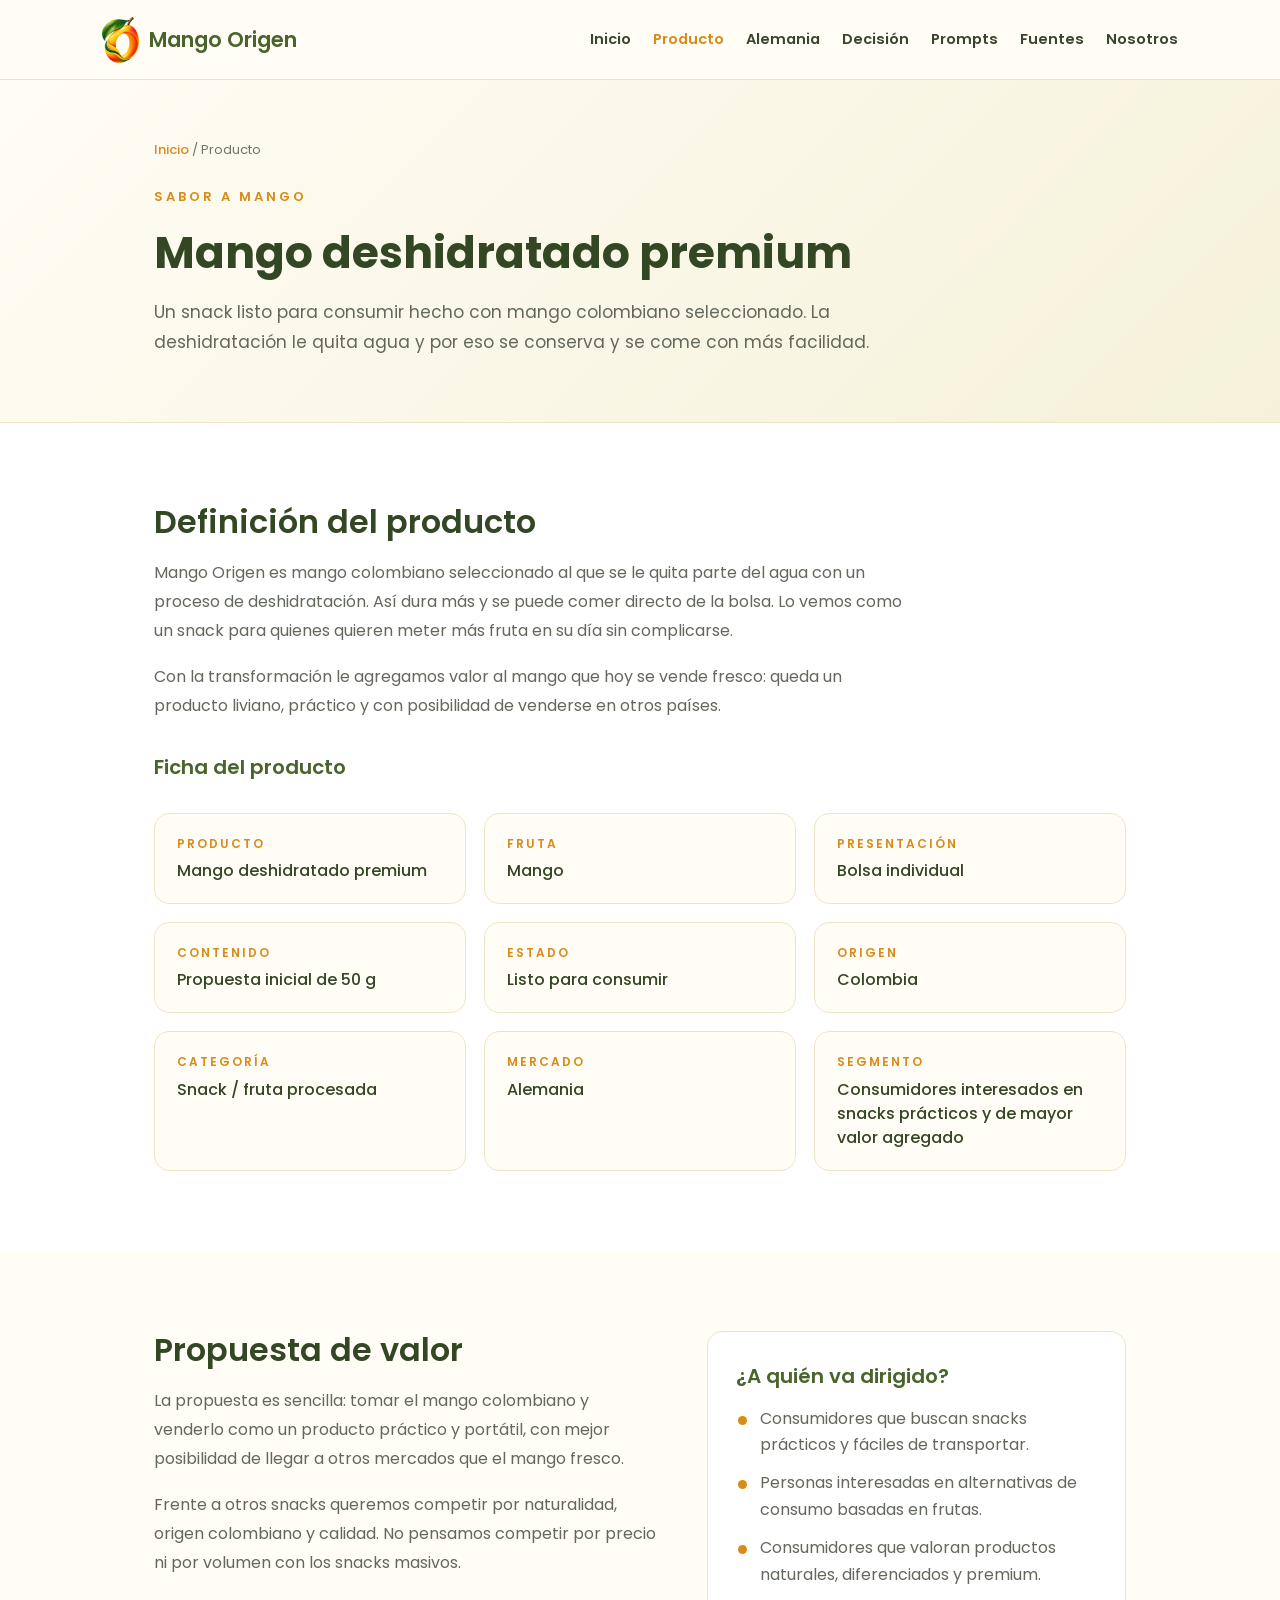
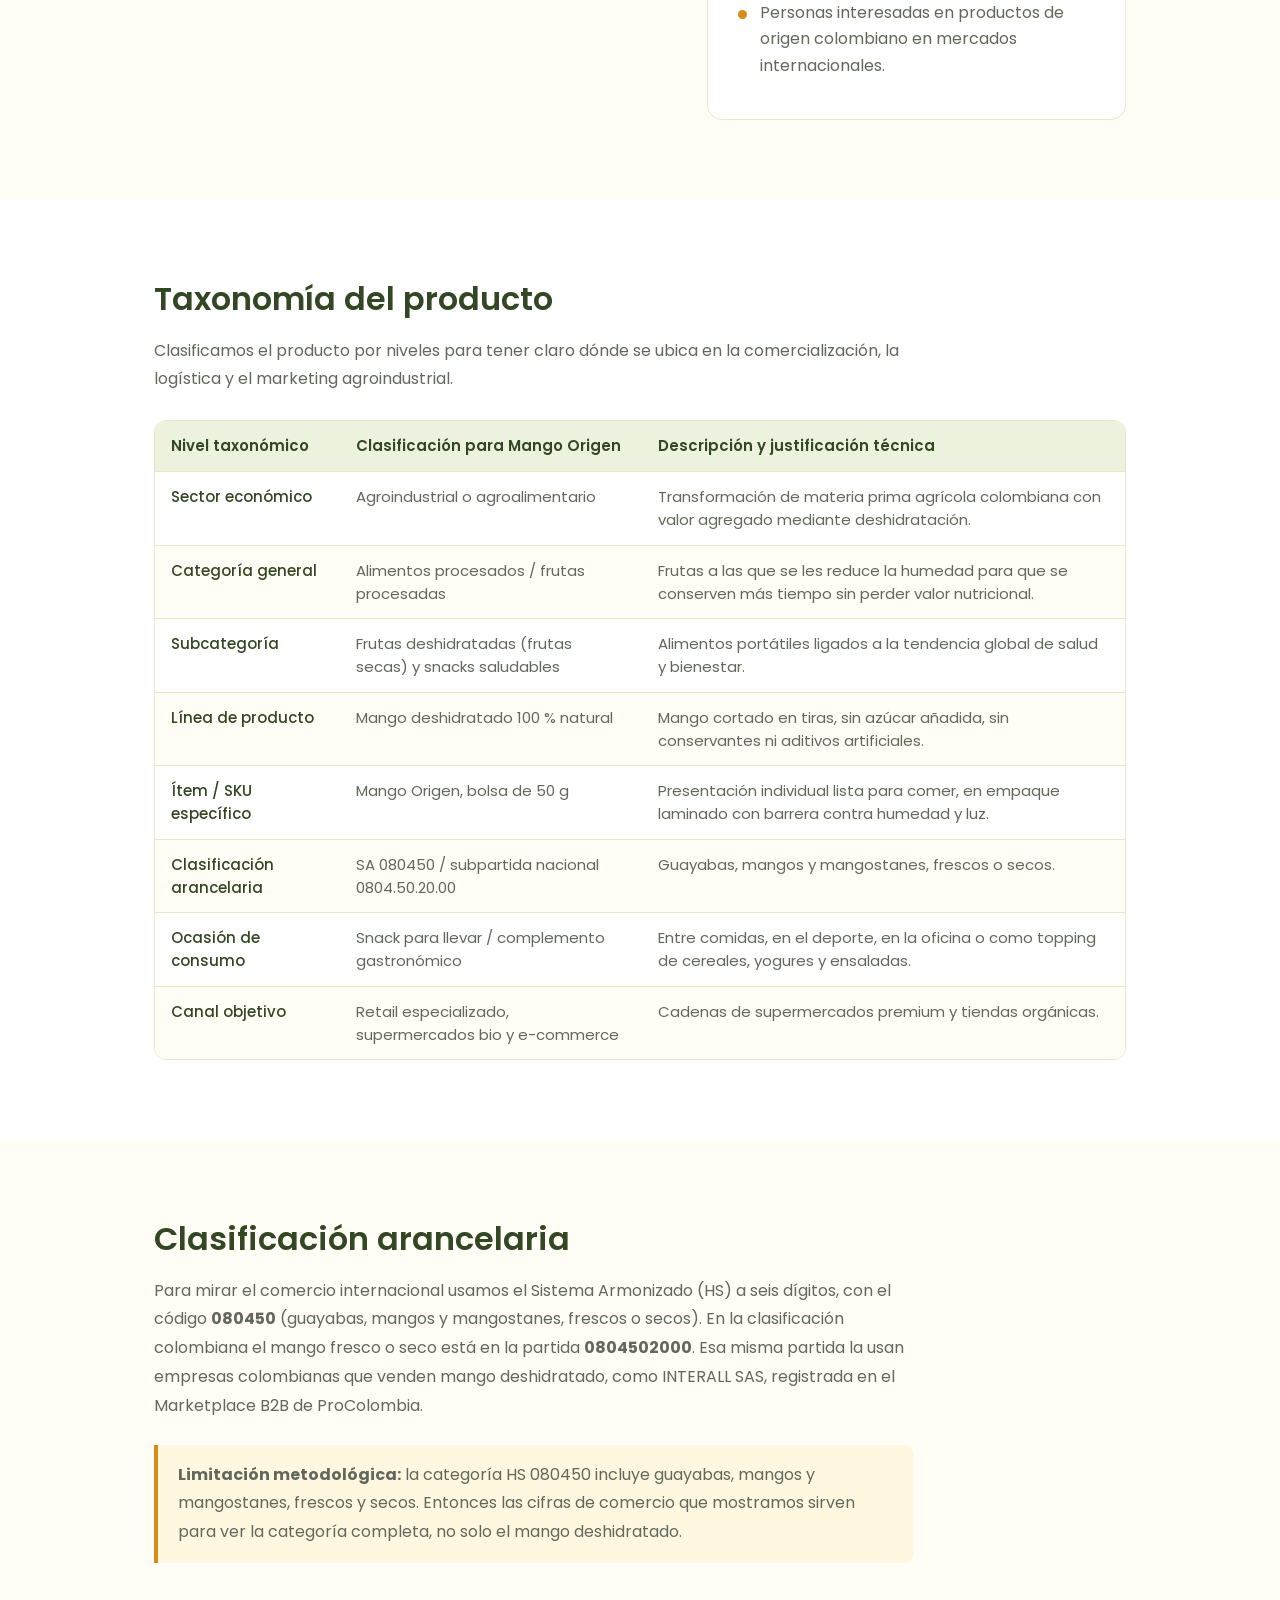
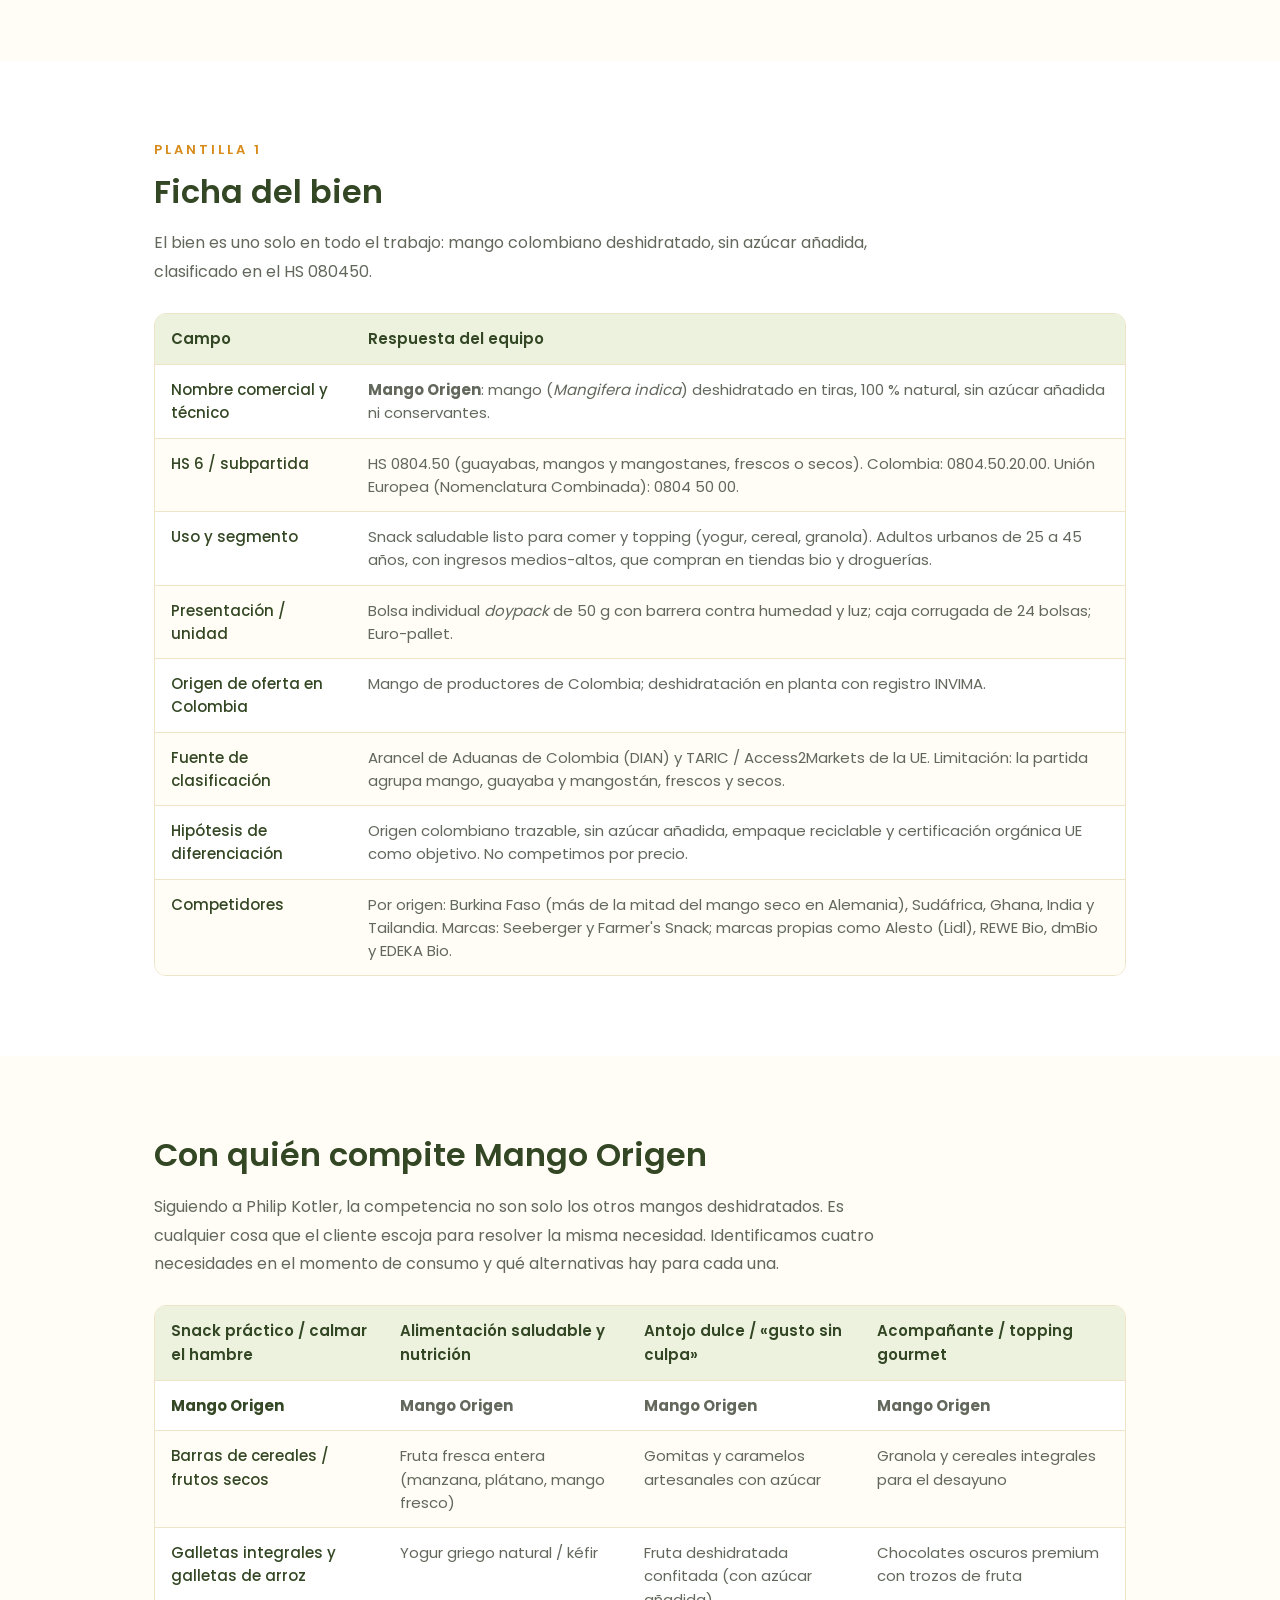
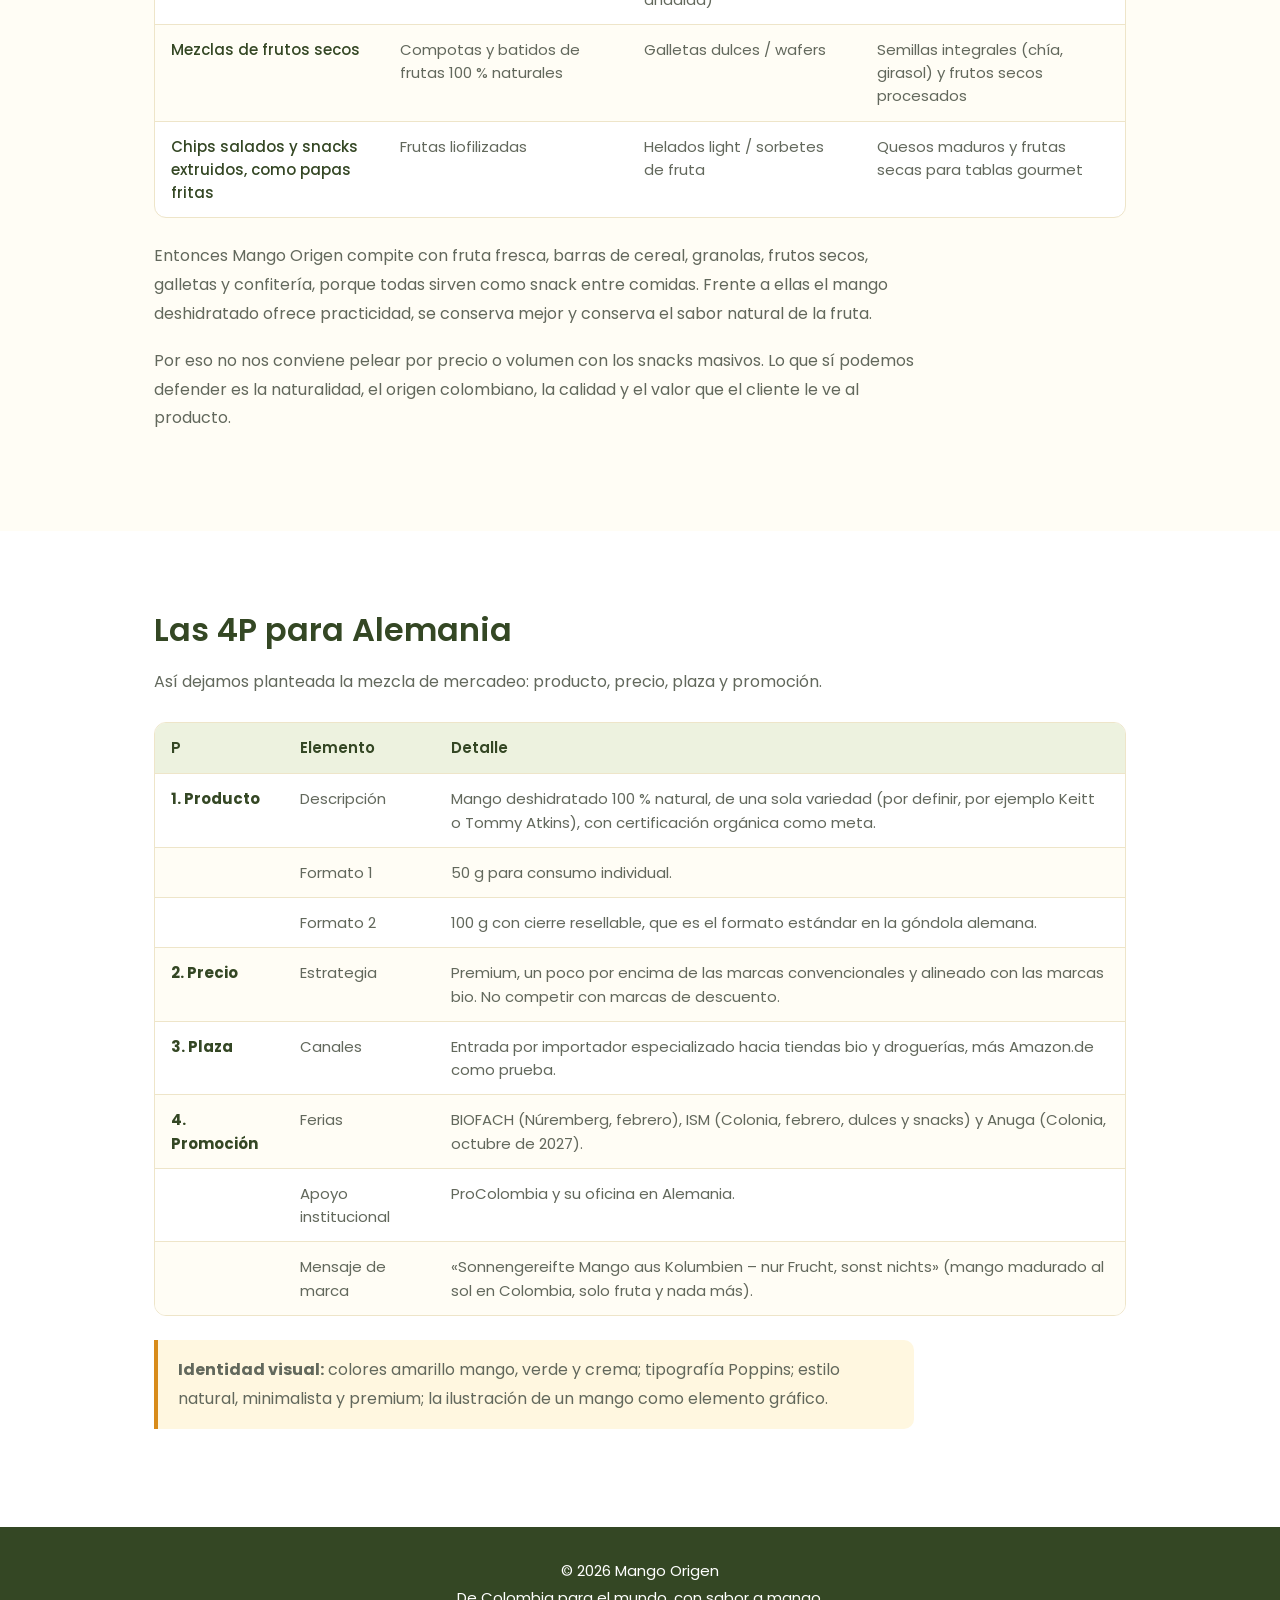
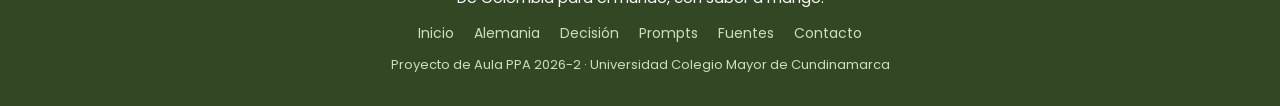
<file: producto.html>
<!DOCTYPE html>
<html lang="es">

<head>
    <meta charset="UTF-8">
    <meta name="viewport" content="width=device-width, initial-scale=1.0">

    <title>Producto | Mango Origen</title>
    <meta name="description" content="Definición, ficha, taxonomía, clasificación arancelaria, competencia y 4P del snack de mango colombiano deshidratado de Mango Origen.">

    <link rel="icon" type="image/png" href="logo-navbar.png">

    <!-- Conexión con CSS -->
    <link rel="stylesheet" href="estilos.css?v=3">
</head>

<body>

    <!-- ==============================
         BARRA DE NAVEGACIÓN
    =============================== -->

    <header class="navbar">

        <a class="logo" href="index.html">
            <img src="logo-navbar.png" alt="Logo Mango Origen">
            <h2>Mango Origen</h2>
        </a>

        <nav>
            <a href="index.html">Inicio</a>
            <a href="producto.html" class="activo">Producto</a>
            <a href="alemania.html">Alemania</a>
            <a href="decision.html">Decisión</a>
            <a href="prompts.html">Prompts</a>
            <a href="fuentes.html">Fuentes</a>
            <a href="nosotros.html">Nosotros</a>
        </nav>

    </header>

    <main>

        <section class="encabezado-pagina">
            <div class="contenedor">
                <p class="migas"><a href="index.html">Inicio</a> / Producto</p>
                <p class="etiqueta">SABOR A MANGO</p>
                <h1>Mango deshidratado premium</h1>
                <p class="intro">Un snack listo para consumir hecho con mango colombiano seleccionado. La deshidratación le quita agua y por eso se conserva y se come con más facilidad.</p>
            </div>
        </section>

        <section class="seccion">
            <div class="contenedor">
                <h2>Definición del producto</h2>
                <p>
                    Mango Origen es mango colombiano seleccionado al que se le quita parte del agua con un proceso de deshidratación.
                    Así dura más y se puede comer directo de la bolsa. Lo vemos como un snack para quienes quieren meter más fruta
                    en su día sin complicarse.
                </p>
                <p>
                    Con la transformación le agregamos valor al mango que hoy se vende fresco: queda un producto liviano, práctico y
                    con posibilidad de venderse en otros países.
                </p>
                <h3 style="margin-top:30px">Ficha del producto</h3>
                <dl class="ficha"><div><dt>Producto</dt><dd>Mango deshidratado premium</dd></div><div><dt>Fruta</dt><dd>Mango</dd></div><div><dt>Presentación</dt><dd>Bolsa individual</dd></div><div><dt>Contenido</dt><dd>Propuesta inicial de 50 g</dd></div><div><dt>Estado</dt><dd>Listo para consumir</dd></div><div><dt>Origen</dt><dd>Colombia</dd></div><div><dt>Categoría</dt><dd>Snack / fruta procesada</dd></div><div><dt>Mercado</dt><dd>Alemania</dd></div><div><dt>Segmento</dt><dd>Consumidores interesados en snacks prácticos y de mayor valor agregado</dd></div></dl>
            </div>
        </section>

        <section class="seccion crema">
            <div class="contenedor">
                <div class="dos-columnas">
                    <div>
                        <h2>Propuesta de valor</h2>
                        <p>
                            La propuesta es sencilla: tomar el mango colombiano y venderlo como un producto práctico y portátil, con mejor
                            posibilidad de llegar a otros mercados que el mango fresco.
                        </p>
                        <p>
                            Frente a otros snacks queremos competir por naturalidad, origen colombiano y calidad. No pensamos competir por
                            precio ni por volumen con los snacks masivos.
                        </p>
                    </div>
                    <div class="cuadro">
                        <h3>¿A quién va dirigido?</h3>
                        <ul class="lista">
                            <li>Consumidores que buscan snacks prácticos y fáciles de transportar.</li>
                            <li>Personas interesadas en alternativas de consumo basadas en frutas.</li>
                            <li>Consumidores que valoran productos naturales, diferenciados y premium.</li>
                            <li>Personas interesadas en productos de origen colombiano en mercados internacionales.</li>
                        </ul>
                    </div>
                </div>
            </div>
        </section>

        <section class="seccion">
            <div class="contenedor">
                <h2>Taxonomía del producto</h2>
                <p>Clasificamos el producto por niveles para tener claro dónde se ubica en la comercialización, la logística y el marketing agroindustrial.</p>
                <div class="tabla-scroll"><table class="tabla " style="min-width:720px"><thead><tr><th>Nivel taxonómico</th><th>Clasificación para Mango Origen</th><th>Descripción y justificación técnica</th></tr></thead><tbody><tr><td>Sector económico</td><td>Agroindustrial o agroalimentario</td><td>Transformación de materia prima agrícola colombiana con valor agregado mediante deshidratación.</td></tr><tr><td>Categoría general</td><td>Alimentos procesados / frutas procesadas</td><td>Frutas a las que se les reduce la humedad para que se conserven más tiempo sin perder valor nutricional.</td></tr><tr><td>Subcategoría</td><td>Frutas deshidratadas (frutas secas) y snacks saludables</td><td>Alimentos portátiles ligados a la tendencia global de salud y bienestar.</td></tr><tr><td>Línea de producto</td><td>Mango deshidratado 100 % natural</td><td>Mango cortado en tiras, sin azúcar añadida, sin conservantes ni aditivos artificiales.</td></tr><tr><td>Ítem / SKU específico</td><td>Mango Origen, bolsa de 50 g</td><td>Presentación individual lista para comer, en empaque laminado con barrera contra humedad y luz.</td></tr><tr><td>Clasificación arancelaria</td><td>SA 080450 / subpartida nacional 0804.50.20.00</td><td>Guayabas, mangos y mangostanes, frescos o secos.</td></tr><tr><td>Ocasión de consumo</td><td>Snack para llevar / complemento gastronómico</td><td>Entre comidas, en el deporte, en la oficina o como topping de cereales, yogures y ensaladas.</td></tr><tr><td>Canal objetivo</td><td>Retail especializado, supermercados bio y e-commerce</td><td>Cadenas de supermercados premium y tiendas orgánicas.</td></tr></tbody></table></div>
            </div>
        </section>

        <section class="seccion crema">
            <div class="contenedor">
                <h2>Clasificación arancelaria</h2>
                <p>
                    Para mirar el comercio internacional usamos el Sistema Armonizado (HS) a seis dígitos, con el código <strong>080450</strong>
                    (guayabas, mangos y mangostanes, frescos o secos). En la clasificación colombiana el mango fresco o seco está en la partida
                    <strong>0804502000</strong>. Esa misma partida la usan empresas colombianas que venden mango deshidratado, como INTERALL SAS,
                    registrada en el Marketplace B2B de ProColombia.
                </p>
                <p class="nota">
                    <strong>Limitación metodológica:</strong> la categoría HS 080450 incluye guayabas, mangos y mangostanes, frescos y secos.
                    Entonces las cifras de comercio que mostramos sirven para ver la categoría completa, no solo el mango deshidratado.
                </p>
            </div>
        </section>

        <section class="seccion">
            <div class="contenedor">
                <p class="etiqueta">PLANTILLA 1</p>
                <h2>Ficha del bien</h2>
                <p>El bien es uno solo en todo el trabajo: mango colombiano deshidratado, sin azúcar añadida, clasificado en el HS 080450.</p>
                <div class="tabla-scroll"><table class="tabla angosta"><thead><tr><th>Campo</th><th>Respuesta del equipo</th></tr></thead><tbody><tr><td>Nombre comercial y técnico</td><td><strong>Mango Origen</strong>: mango (<em>Mangifera indica</em>) deshidratado en tiras, 100 % natural, sin azúcar añadida ni conservantes.</td></tr><tr><td>HS 6 / subpartida</td><td>HS 0804.50 (guayabas, mangos y mangostanes, frescos o secos). Colombia: 0804.50.20.00. Unión Europea (Nomenclatura Combinada): 0804 50 00.</td></tr><tr><td>Uso y segmento</td><td>Snack saludable listo para comer y topping (yogur, cereal, granola). Adultos urbanos de 25 a 45 años, con ingresos medios-altos, que compran en tiendas bio y droguerías.</td></tr><tr><td>Presentación / unidad</td><td>Bolsa individual <em>doypack</em> de 50 g con barrera contra humedad y luz; caja corrugada de 24 bolsas; Euro-pallet.</td></tr><tr><td>Origen de oferta en Colombia</td><td>Mango de productores de Colombia; deshidratación en planta con registro INVIMA.</td></tr><tr><td>Fuente de clasificación</td><td>Arancel de Aduanas de Colombia (DIAN) y TARIC / Access2Markets de la UE. Limitación: la partida agrupa mango, guayaba y mangostán, frescos y secos.</td></tr><tr><td>Hipótesis de diferenciación</td><td>Origen colombiano trazable, sin azúcar añadida, empaque reciclable y certificación orgánica UE como objetivo. No competimos por precio.</td></tr><tr><td>Competidores</td><td>Por origen: Burkina Faso (más de la mitad del mango seco en Alemania), Sudáfrica, Ghana, India y Tailandia. Marcas: Seeberger y Farmer's Snack; marcas propias como Alesto (Lidl), REWE Bio, dmBio y EDEKA Bio.</td></tr></tbody></table></div>
            </div>
        </section>

        <section class="seccion crema">
            <div class="contenedor">
                <h2>Con quién compite Mango Origen</h2>
                <p>
                    Siguiendo a Philip Kotler, la competencia no son solo los otros mangos deshidratados. Es cualquier cosa que el cliente
                    escoja para resolver la misma necesidad. Identificamos cuatro necesidades en el momento de consumo y qué alternativas hay para cada una.
                </p>
                <div class="tabla-scroll"><table class="tabla " style="min-width:760px"><thead><tr><th>Snack práctico / calmar el hambre</th><th>Alimentación saludable y nutrición</th><th>Antojo dulce / «gusto sin culpa»</th><th>Acompañante / topping gourmet</th></tr></thead><tbody><tr><td><strong>Mango Origen</strong></td><td><strong>Mango Origen</strong></td><td><strong>Mango Origen</strong></td><td><strong>Mango Origen</strong></td></tr><tr><td>Barras de cereales / frutos secos</td><td>Fruta fresca entera (manzana, plátano, mango fresco)</td><td>Gomitas y caramelos artesanales con azúcar</td><td>Granola y cereales integrales para el desayuno</td></tr><tr><td>Galletas integrales y galletas de arroz</td><td>Yogur griego natural / kéfir</td><td>Fruta deshidratada confitada (con azúcar añadida)</td><td>Chocolates oscuros premium con trozos de fruta</td></tr><tr><td>Mezclas de frutos secos</td><td>Compotas y batidos de frutas 100 % naturales</td><td>Galletas dulces / wafers</td><td>Semillas integrales (chía, girasol) y frutos secos procesados</td></tr><tr><td>Chips salados y snacks extruidos, como papas fritas</td><td>Frutas liofilizadas</td><td>Helados light / sorbetes de fruta</td><td>Quesos maduros y frutas secas para tablas gourmet</td></tr></tbody></table></div>
                <p style="margin-top:24px">
                    Entonces Mango Origen compite con fruta fresca, barras de cereal, granolas, frutos secos, galletas y confitería, porque todas
                    sirven como snack entre comidas. Frente a ellas el mango deshidratado ofrece practicidad, se conserva mejor y conserva el sabor natural de la fruta.
                </p>
                <p>
                    Por eso no nos conviene pelear por precio o volumen con los snacks masivos. Lo que sí podemos defender es la naturalidad,
                    el origen colombiano, la calidad y el valor que el cliente le ve al producto.
                </p>
            </div>
        </section>

        <section class="seccion">
            <div class="contenedor">
                <h2>Las 4P para Alemania</h2>
                <p>Así dejamos planteada la mezcla de mercadeo: producto, precio, plaza y promoción.</p>
                <div class="tabla-scroll"><table class="tabla angosta" style="min-width:640px"><thead><tr><th>P</th><th>Elemento</th><th>Detalle</th></tr></thead><tbody><tr><td><strong>1. Producto</strong></td><td>Descripción</td><td>Mango deshidratado 100 % natural, de una sola variedad (por definir, por ejemplo Keitt o Tommy Atkins), con certificación orgánica como meta.</td></tr><tr><td></td><td>Formato 1</td><td>50 g para consumo individual.</td></tr><tr><td></td><td>Formato 2</td><td>100 g con cierre resellable, que es el formato estándar en la góndola alemana.</td></tr><tr><td><strong>2. Precio</strong></td><td>Estrategia</td><td>Premium, un poco por encima de las marcas convencionales y alineado con las marcas bio. No competir con marcas de descuento.</td></tr><tr><td><strong>3. Plaza</strong></td><td>Canales</td><td>Entrada por importador especializado hacia tiendas bio y droguerías, más Amazon.de como prueba.</td></tr><tr><td><strong>4. Promoción</strong></td><td>Ferias</td><td>BIOFACH (Núremberg, febrero), ISM (Colonia, febrero, dulces y snacks) y Anuga (Colonia, octubre de 2027).</td></tr><tr><td></td><td>Apoyo institucional</td><td>ProColombia y su oficina en Alemania.</td></tr><tr><td></td><td>Mensaje de marca</td><td>«Sonnengereifte Mango aus Kolumbien – nur Frucht, sonst nichts» (mango madurado al sol en Colombia, solo fruta y nada más).</td></tr></tbody></table></div>
                <p class="nota"><strong>Identidad visual:</strong> colores amarillo mango, verde y crema; tipografía Poppins; estilo natural, minimalista y premium; la ilustración de un mango como elemento gráfico.</p>
            </div>
        </section>

    </main>


    <!-- ==============================
         PIE DE PÁGINA
    =============================== -->

    <footer>

        <p>
            © 2026 Mango Origen
        </p>

        <p>
            De Colombia para el mundo, con sabor a mango.
        </p>

        <div class="pie-links">
            <a href="index.html">Inicio</a>
            <a href="alemania.html">Alemania</a>
            <a href="decision.html">Decisión</a>
            <a href="prompts.html">Prompts</a>
            <a href="fuentes.html">Fuentes</a>
            <a href="contacto.html">Contacto</a>
        </div>

        <p class="pie-nota">
            Proyecto de Aula PPA 2026-2 · Universidad Colegio Mayor de Cundinamarca
        </p>

    </footer>

</body>

</html>
</file>
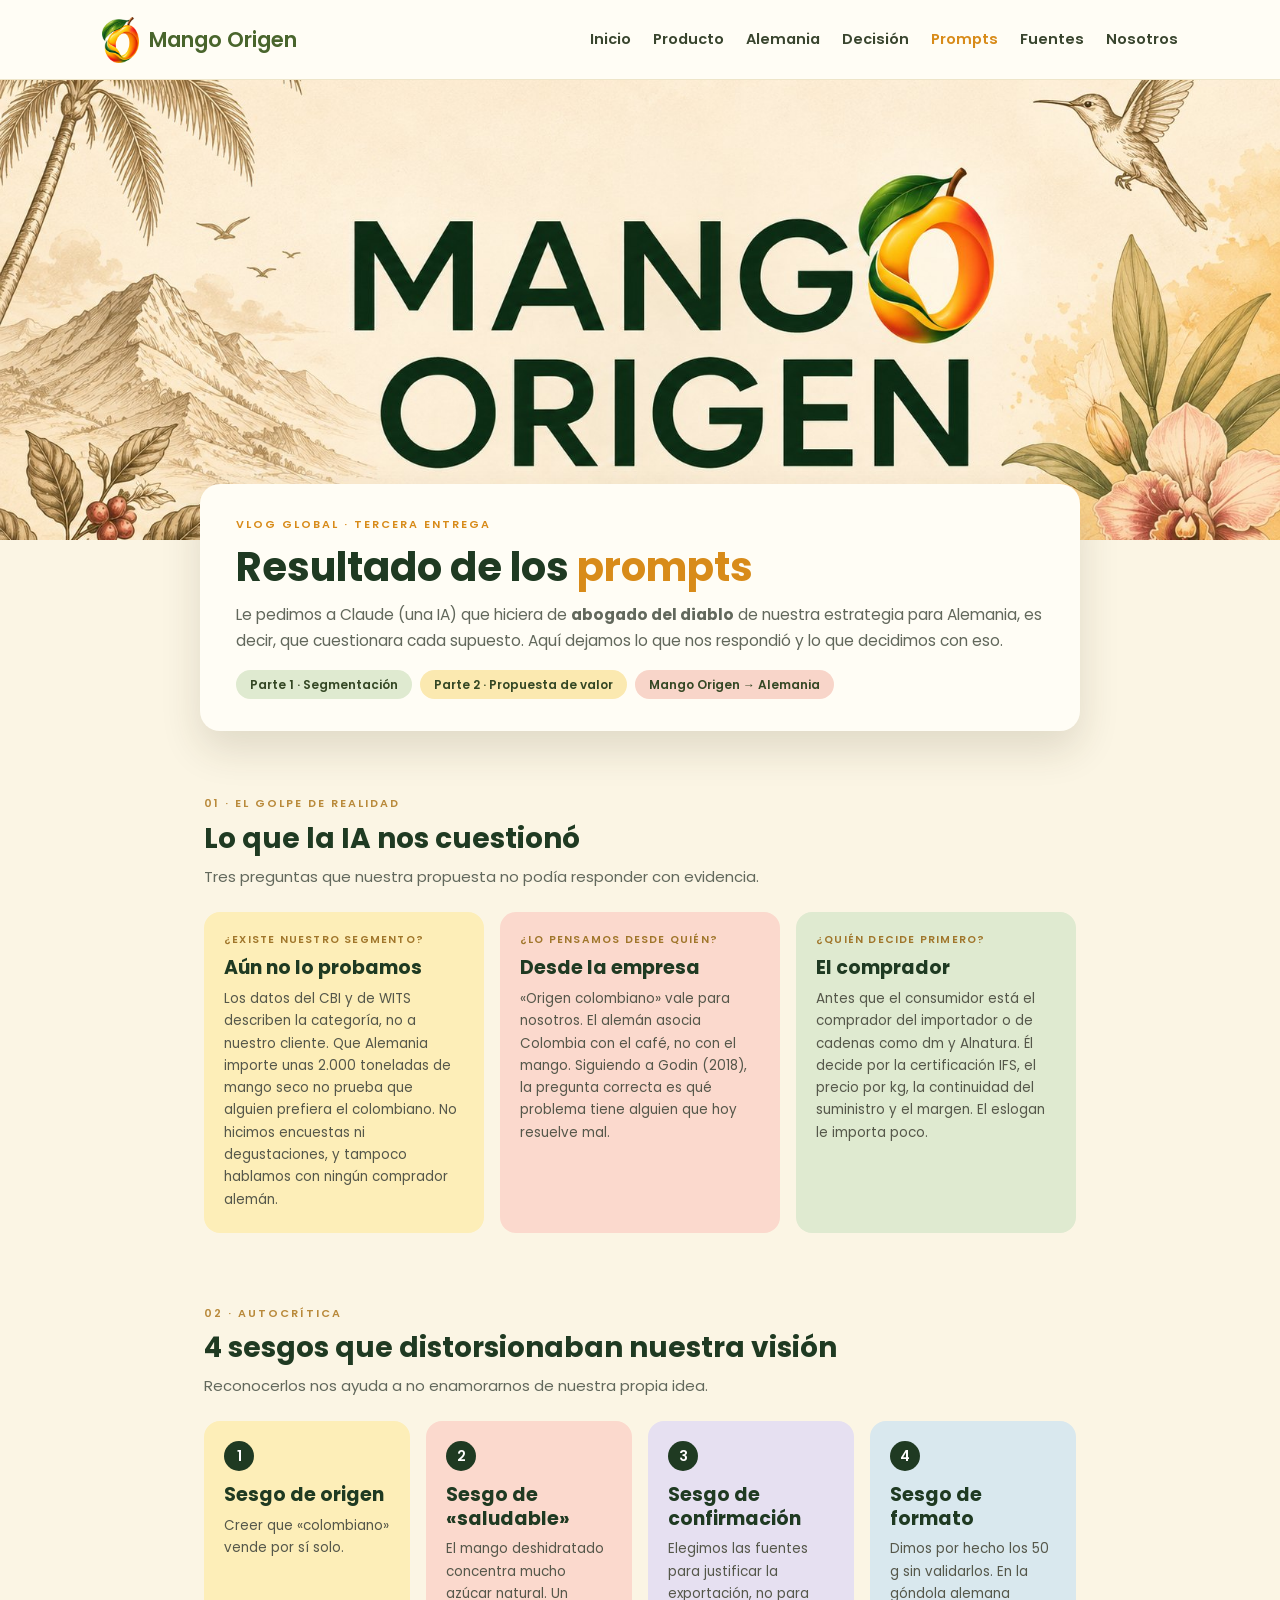
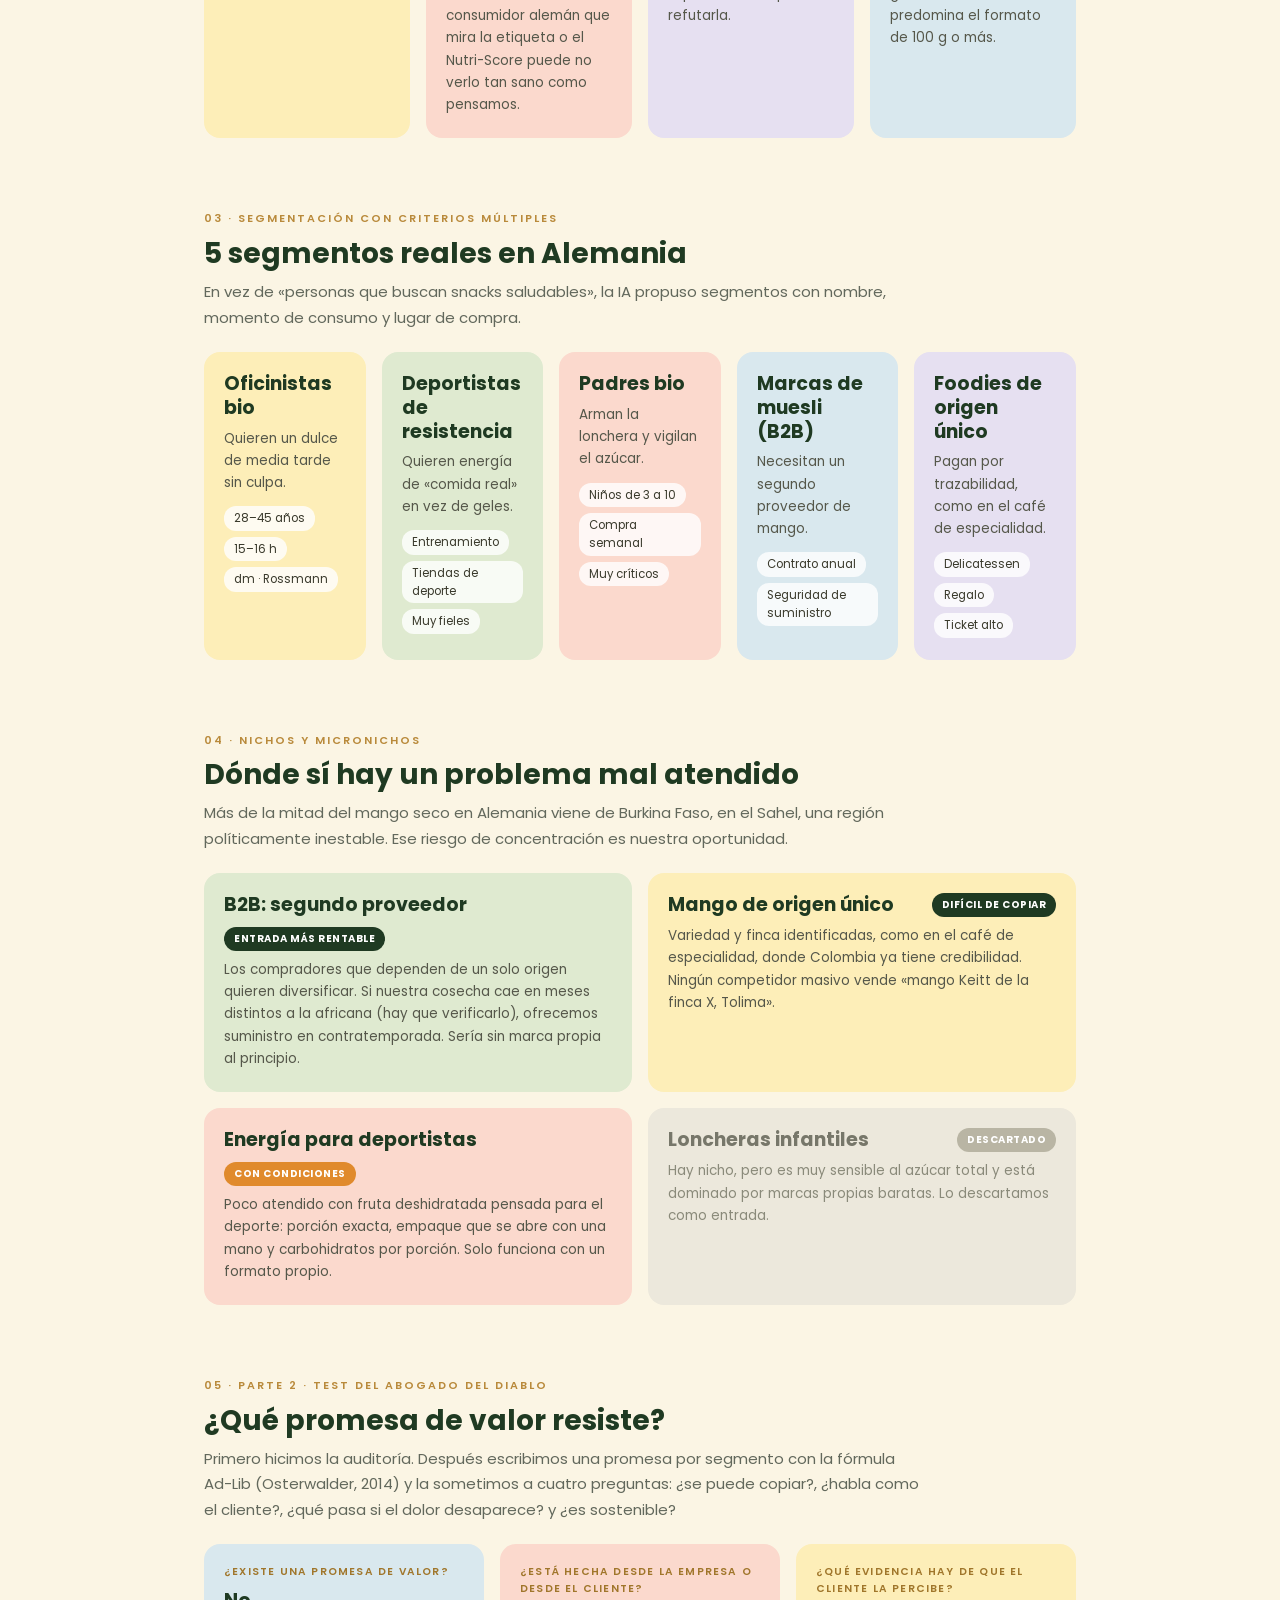
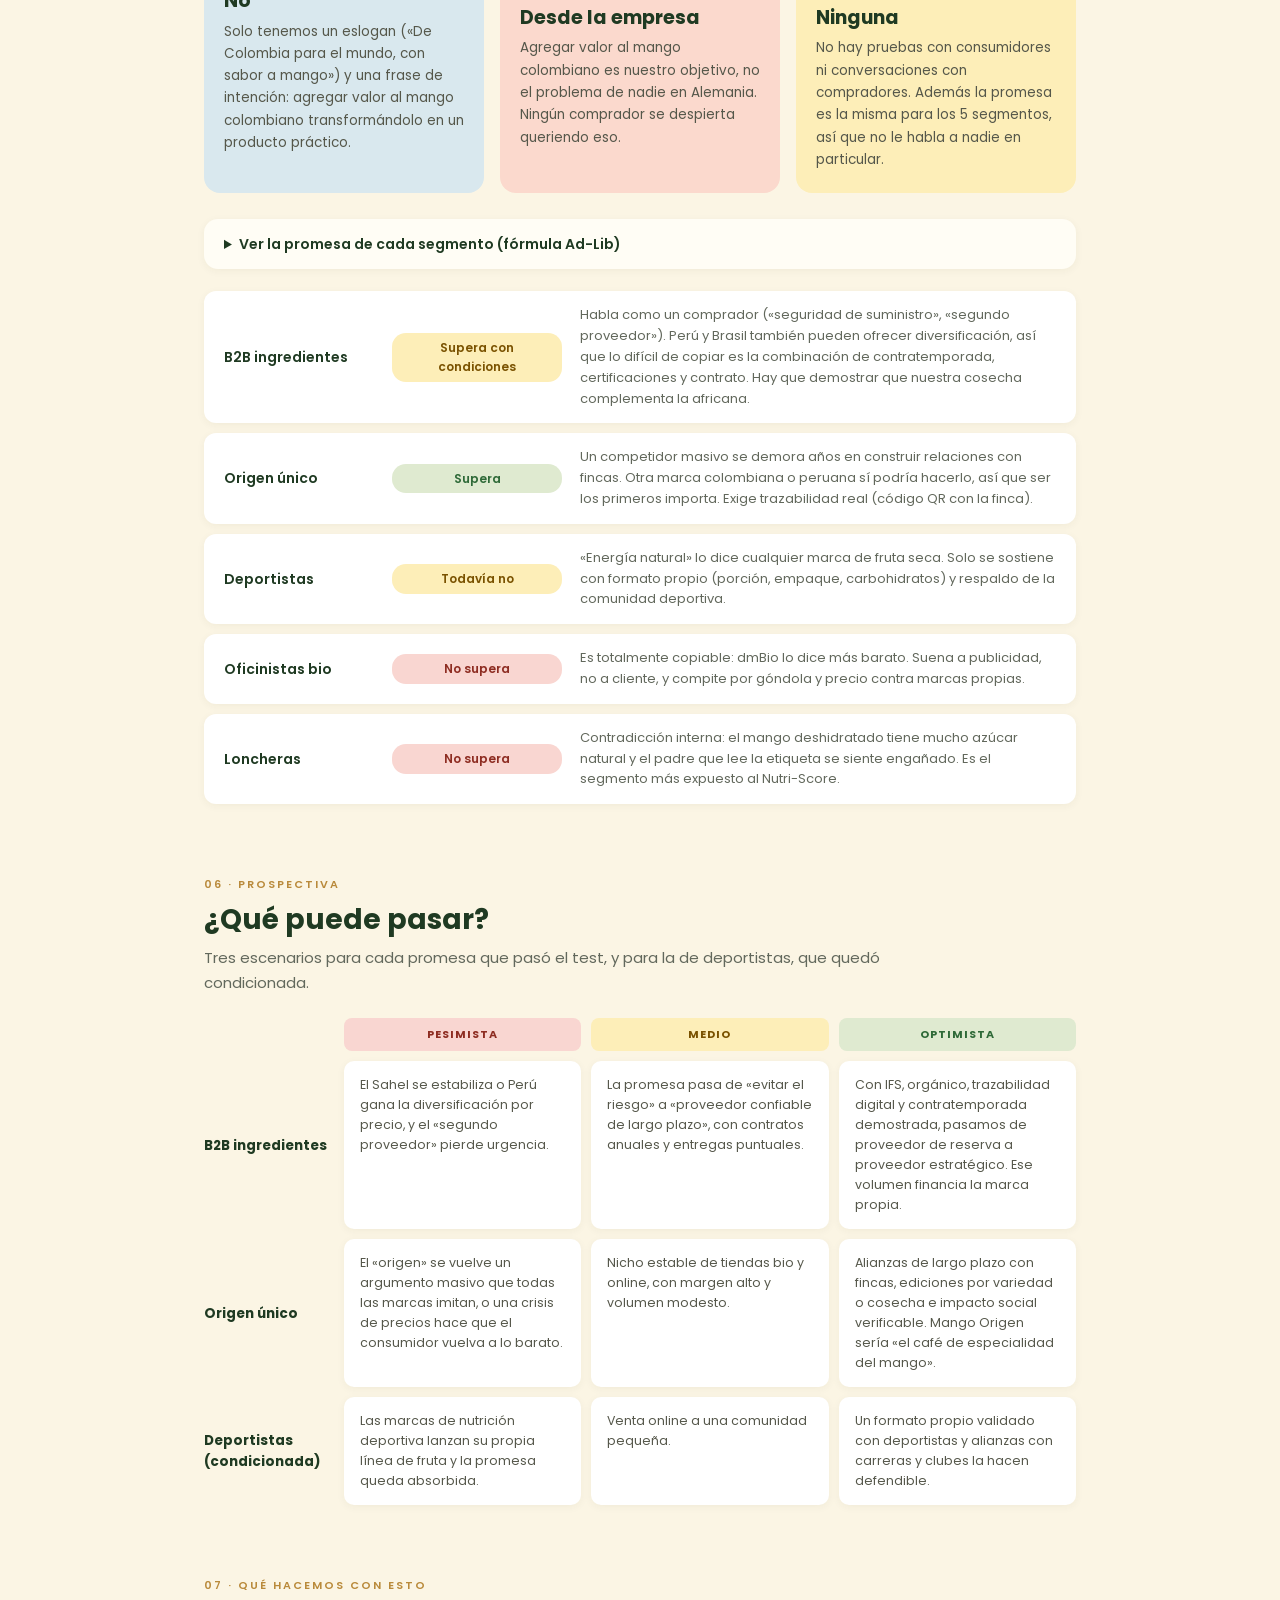
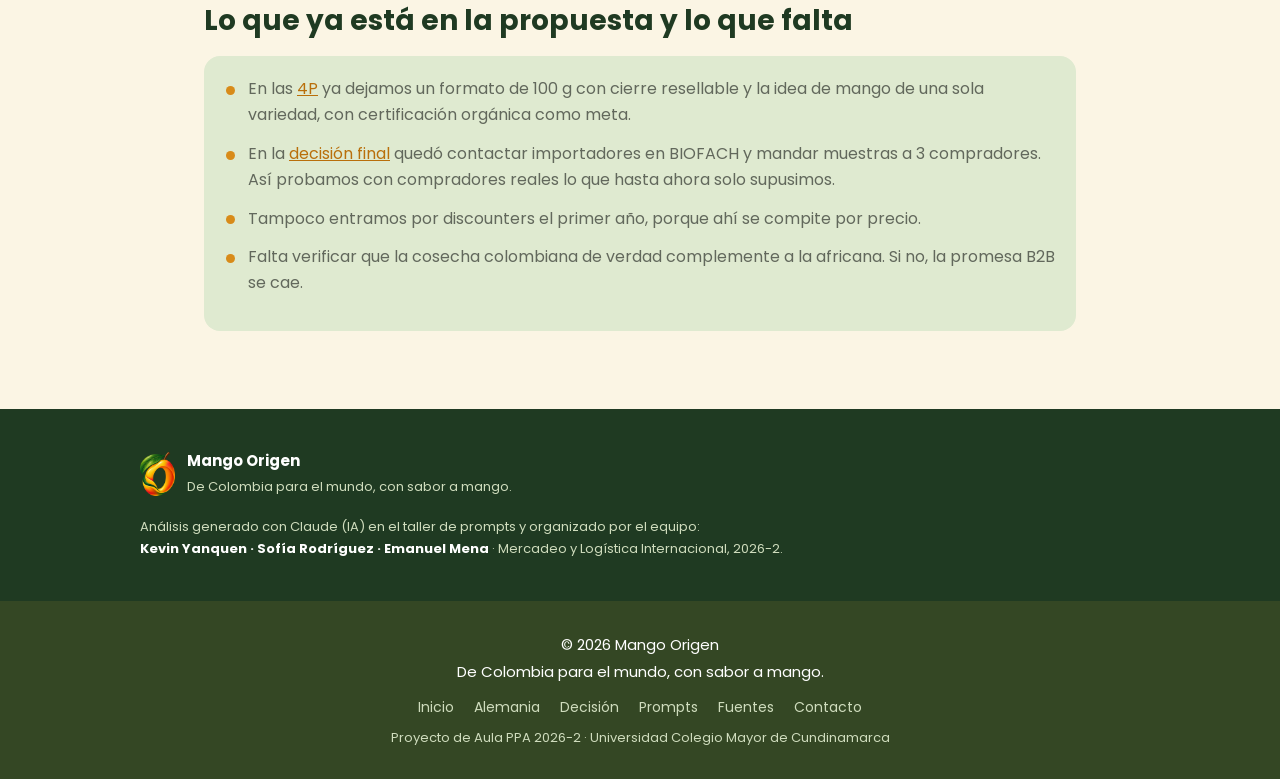
<file: prompts.html>
<!DOCTYPE html>
<html lang="es">

<head>
    <meta charset="UTF-8">
    <meta name="viewport" content="width=device-width, initial-scale=1.0">

    <title>Resultado de los prompts | Mango Origen</title>
    <meta name="description" content="Taller de prompts con IA como abogado del diablo: segmentos, sesgos, nichos, test de la promesa de valor y escenarios de Mango Origen en Alemania.">

    <link rel="icon" type="image/png" href="logo-navbar.png">

    <!-- Conexión con CSS -->
    <link rel="stylesheet" href="estilos.css?v=3">
</head>

<body class="pr-pagina">

    <!-- ==============================
         BARRA DE NAVEGACIÓN
    =============================== -->

    <header class="navbar">

        <a class="logo" href="index.html">
            <img src="logo-navbar.png" alt="Logo Mango Origen">
            <h2>Mango Origen</h2>
        </a>

        <nav>
            <a href="index.html">Inicio</a>
            <a href="producto.html">Producto</a>
            <a href="alemania.html">Alemania</a>
            <a href="decision.html">Decisión</a>
            <a href="prompts.html" class="activo">Prompts</a>
            <a href="fuentes.html">Fuentes</a>
            <a href="nosotros.html">Nosotros</a>
        </nav>

    </header>

    <main>

        <div class="pr-banner">
            <img src="imagen-promocional.jpg" alt="Mango Origen. El sabor de Colombia, en cada bocado.">
        </div>

        <section class="pr-intro">
            <p class="etiqueta">VLOG GLOBAL · TERCERA ENTREGA</p>
            <h1>Resultado de los <span>prompts</span></h1>
            <p class="texto">
                Le pedimos a Claude (una IA) que hiciera de <strong>abogado del diablo</strong> de nuestra estrategia para Alemania, es decir, que
                cuestionara cada supuesto. Aquí dejamos lo que nos respondió y lo que decidimos con eso.
            </p>
            <div class="chips">
                <span class="chip">Parte 1 · Segmentación</span>
                <span class="chip amarillo">Parte 2 · Propuesta de valor</span>
                <span class="chip salmon">Mango Origen → Alemania</span>
            </div>
        </section>

        <section class="pr-bloque">
            <p class="etiqueta">01 · EL GOLPE DE REALIDAD</p>
            <h2>Lo que la IA nos cuestionó</h2>
            <p class="bajada">Tres preguntas que nuestra propuesta no podía responder con evidencia.</p>
            <div class="pr-rejilla c3">
                <div class="pr-card amarillo"><span class="pregunta">¿Existe nuestro segmento?</span><h3>Aún no lo probamos</h3><p>Los datos del CBI y de WITS describen la categoría, no a nuestro cliente. Que Alemania importe unas 2.000 toneladas de mango seco no prueba que alguien prefiera el colombiano. No hicimos encuestas ni degustaciones, y tampoco hablamos con ningún comprador alemán.</p></div>
                <div class="pr-card salmon"><span class="pregunta">¿Lo pensamos desde quién?</span><h3>Desde la empresa</h3><p>«Origen colombiano» vale para nosotros. El alemán asocia Colombia con el café, no con el mango. Siguiendo a Godin (2018), la pregunta correcta es qué problema tiene alguien que hoy resuelve mal.</p></div>
                <div class="pr-card verde"><span class="pregunta">¿Quién decide primero?</span><h3>El comprador</h3><p>Antes que el consumidor está el comprador del importador o de cadenas como dm y Alnatura. Él decide por la certificación IFS, el precio por kg, la continuidad del suministro y el margen. El eslogan le importa poco.</p></div>
            </div>
        </section>

        <section class="pr-bloque">
            <p class="etiqueta">02 · AUTOCRÍTICA</p>
            <h2>4 sesgos que distorsionaban nuestra visión</h2>
            <p class="bajada">Reconocerlos nos ayuda a no enamorarnos de nuestra propia idea.</p>
            <div class="pr-rejilla c4">
                <div class="pr-card amarillo"><span class="pr-num">1</span><h3>Sesgo de origen</h3><p>Creer que «colombiano» vende por sí solo.</p></div>
                <div class="pr-card salmon"><span class="pr-num">2</span><h3>Sesgo de «saludable»</h3><p>El mango deshidratado concentra mucho azúcar natural. Un consumidor alemán que mira la etiqueta o el Nutri-Score puede no verlo tan sano como pensamos.</p></div>
                <div class="pr-card lila"><span class="pr-num">3</span><h3>Sesgo de confirmación</h3><p>Elegimos las fuentes para justificar la exportación, no para refutarla.</p></div>
                <div class="pr-card azul"><span class="pr-num">4</span><h3>Sesgo de formato</h3><p>Dimos por hecho los 50 g sin validarlos. En la góndola alemana predomina el formato de 100 g o más.</p></div>
            </div>
        </section>

        <section class="pr-bloque">
            <p class="etiqueta">03 · SEGMENTACIÓN CON CRITERIOS MÚLTIPLES</p>
            <h2>5 segmentos reales en Alemania</h2>
            <p class="bajada">En vez de «personas que buscan snacks saludables», la IA propuso segmentos con nombre, momento de consumo y lugar de compra.</p>
            <div class="pr-rejilla c5">
                <div class="pr-card amarillo"><h3>Oficinistas bio</h3><p>Quieren un dulce de media tarde sin culpa.</p><div class="mini-chips"><span>28–45 años</span><span>15–16 h</span><span>dm · Rossmann</span></div></div>
                <div class="pr-card verde"><h3>Deportistas de resistencia</h3><p>Quieren energía de «comida real» en vez de geles.</p><div class="mini-chips"><span>Entrenamiento</span><span>Tiendas de deporte</span><span>Muy fieles</span></div></div>
                <div class="pr-card salmon"><h3>Padres bio</h3><p>Arman la lonchera y vigilan el azúcar.</p><div class="mini-chips"><span>Niños de 3 a 10</span><span>Compra semanal</span><span>Muy críticos</span></div></div>
                <div class="pr-card azul"><h3>Marcas de muesli (B2B)</h3><p>Necesitan un segundo proveedor de mango.</p><div class="mini-chips"><span>Contrato anual</span><span>Seguridad de suministro</span></div></div>
                <div class="pr-card lila"><h3>Foodies de origen único</h3><p>Pagan por trazabilidad, como en el café de especialidad.</p><div class="mini-chips"><span>Delicatessen</span><span>Regalo</span><span>Ticket alto</span></div></div>
            </div>
        </section>

        <section class="pr-bloque">
            <p class="etiqueta">04 · NICHOS Y MICRONICHOS</p>
            <h2>Dónde sí hay un problema mal atendido</h2>
            <p class="bajada">Más de la mitad del mango seco en Alemania viene de Burkina Faso, en el Sahel, una región políticamente inestable. Ese riesgo de concentración es nuestra oportunidad.</p>
            <div class="pr-rejilla c2">
                <div class="pr-card verde"><div class="cabeza-nicho"><h3>B2B: segundo proveedor</h3><span class="insignia ">Entrada más rentable</span></div><p>Los compradores que dependen de un solo origen quieren diversificar. Si nuestra cosecha cae en meses distintos a la africana (hay que verificarlo), ofrecemos suministro en contratemporada. Sería sin marca propia al principio.</p></div>
                <div class="pr-card amarillo"><div class="cabeza-nicho"><h3>Mango de origen único</h3><span class="insignia ">Difícil de copiar</span></div><p>Variedad y finca identificadas, como en el café de especialidad, donde Colombia ya tiene credibilidad. Ningún competidor masivo vende «mango Keitt de la finca X, Tolima».</p></div>
                <div class="pr-card salmon"><div class="cabeza-nicho"><h3>Energía para deportistas</h3><span class="insignia naranja">Con condiciones</span></div><p>Poco atendido con fruta deshidratada pensada para el deporte: porción exacta, empaque que se abre con una mano y carbohidratos por porción. Solo funciona con un formato propio.</p></div>
                <div class="pr-card gris"><div class="cabeza-nicho"><h3>Loncheras infantiles</h3><span class="insignia gris">Descartado</span></div><p>Hay nicho, pero es muy sensible al azúcar total y está dominado por marcas propias baratas. Lo descartamos como entrada.</p></div>
            </div>
        </section>

        <section class="pr-bloque">
            <p class="etiqueta">05 · PARTE 2 · TEST DEL ABOGADO DEL DIABLO</p>
            <h2>¿Qué promesa de valor resiste?</h2>
            <p class="bajada">Primero hicimos la auditoría. Después escribimos una promesa por segmento con la fórmula Ad-Lib (Osterwalder, 2014) y la sometimos a cuatro preguntas: ¿se puede copiar?, ¿habla como el cliente?, ¿qué pasa si el dolor desaparece? y ¿es sostenible?</p>
            <div class="pr-rejilla c3" style="margin-bottom:26px"><div class="pr-card azul"><span class="pregunta">¿Existe una promesa de valor?</span><h3>No</h3><p>Solo tenemos un eslogan («De Colombia para el mundo, con sabor a mango») y una frase de intención: agregar valor al mango colombiano transformándolo en un producto práctico.</p></div><div class="pr-card salmon"><span class="pregunta">¿Está hecha desde la empresa o desde el cliente?</span><h3>Desde la empresa</h3><p>Agregar valor al mango colombiano es nuestro objetivo, no el problema de nadie en Alemania. Ningún comprador se despierta queriendo eso.</p></div><div class="pr-card amarillo"><span class="pregunta">¿Qué evidencia hay de que el cliente la percibe?</span><h3>Ninguna</h3><p>No hay pruebas con consumidores ni conversaciones con compradores. Además la promesa es la misma para los 5 segmentos, así que no le habla a nadie en particular.</p></div></div>
            <details class="pr-detalle">
                <summary>Ver la promesa de cada segmento (fórmula Ad-Lib)</summary>
                <div class="pr-test" style="margin-top:14px"><div class="pr-ad-lib"><strong>B2B ingredientes</strong><p>Nuestro mango deshidratado en cubos, con certificación IFS y orgánica, ayuda a marcas alemanas de muesli y granola que quieren asegurar el mango todo el año. Reduce el riesgo de depender de un solo origen (Burkina Faso) y deja un segundo proveedor homologado en contratemporada. Los proveedores del Sahel ofrecen precio y comercio justo, pero concentran el riesgo político y estacional en una sola región.</p></div><div class="pr-ad-lib"><strong>Origen único</strong><p>Nuestro mango de una sola variedad y finca identificada ayuda a consumidores alemanes que compran por origen y quieren saber exactamente qué comen y de dónde viene. Elimina la desconfianza hacia la fruta «genérica» y da la experiencia de descubrir un sabor de origen, como pasa con el café de especialidad. Seeberger y las marcas propias venden «mango» sin variedad, finca ni productor.</p></div><div class="pr-ad-lib"><strong>Deportistas de resistencia</strong><p>Nuestro mango en porción deportiva ayuda a ciclistas y corredores de fondo que quieren recargar energía entrenando con comida real. Evita el malestar de estómago y la sensación de «química» de los geles, y da una porción con carbohidratos medidos que se abre con una mano. Los geles son ultraprocesados y llevan muchos aditivos.</p></div><div class="pr-ad-lib"><strong>Oficinistas bio</strong><p>Nuestro snack de mango ayuda a profesionales urbanos que quieren darse un gusto dulce a media tarde. Quita la culpa del chocolate o las galletas y da energía natural sin azúcar añadida, a diferencia de las barras de cereal y los dulces de marca propia.</p></div><div class="pr-ad-lib"><strong>Loncheras</strong><p>Nuestro mango deshidratado ayuda a padres bio que quieren darle a sus hijos un snack dulce y sano para el colegio. Evita el azúcar añadido de los dulces infantiles y da tranquilidad sobre lo que comen, a diferencia de las golosinas y snacks procesados.</p></div></div>
            </details>
            <div class="pr-test" style="margin-top:22px"><div class="pr-fila"><strong>B2B ingredientes</strong><span class="estado cond">Supera con condiciones</span><p>Habla como un comprador («seguridad de suministro», «segundo proveedor»). Perú y Brasil también pueden ofrecer diversificación, así que lo difícil de copiar es la combinación de contratemporada, certificaciones y contrato. Hay que demostrar que nuestra cosecha complementa la africana.</p></div><div class="pr-fila"><strong>Origen único</strong><span class="estado ok">Supera</span><p>Un competidor masivo se demora años en construir relaciones con fincas. Otra marca colombiana o peruana sí podría hacerlo, así que ser los primeros importa. Exige trazabilidad real (código QR con la finca).</p></div><div class="pr-fila"><strong>Deportistas</strong><span class="estado cond">Todavía no</span><p>«Energía natural» lo dice cualquier marca de fruta seca. Solo se sostiene con formato propio (porción, empaque, carbohidratos) y respaldo de la comunidad deportiva.</p></div><div class="pr-fila"><strong>Oficinistas bio</strong><span class="estado no">No supera</span><p>Es totalmente copiable: dmBio lo dice más barato. Suena a publicidad, no a cliente, y compite por góndola y precio contra marcas propias.</p></div><div class="pr-fila"><strong>Loncheras</strong><span class="estado no">No supera</span><p>Contradicción interna: el mango deshidratado tiene mucho azúcar natural y el padre que lee la etiqueta se siente engañado. Es el segmento más expuesto al Nutri-Score.</p></div></div>
        </section>

        <section class="pr-bloque">
            <p class="etiqueta">06 · PROSPECTIVA</p>
            <h2>¿Qué puede pasar?</h2>
            <p class="bajada">Tres escenarios para cada promesa que pasó el test, y para la de deportistas, que quedó condicionada.</p>
            <div class="pr-escenarios">
                <div></div><div class="cab pes">Pesimista</div><div class="cab med">Medio</div><div class="cab opt">Optimista</div>
                <div class="tema">B2B ingredientes</div><div class="caja" data-t="Pesimista">El Sahel se estabiliza o Perú gana la diversificación por precio, y el «segundo proveedor» pierde urgencia.</div><div class="caja" data-t="Medio">La promesa pasa de «evitar el riesgo» a «proveedor confiable de largo plazo», con contratos anuales y entregas puntuales.</div><div class="caja" data-t="Optimista">Con IFS, orgánico, trazabilidad digital y contratemporada demostrada, pasamos de proveedor de reserva a proveedor estratégico. Ese volumen financia la marca propia.</div>
                <div class="tema">Origen único</div><div class="caja" data-t="Pesimista">El «origen» se vuelve un argumento masivo que todas las marcas imitan, o una crisis de precios hace que el consumidor vuelva a lo barato.</div><div class="caja" data-t="Medio">Nicho estable de tiendas bio y online, con margen alto y volumen modesto.</div><div class="caja" data-t="Optimista">Alianzas de largo plazo con fincas, ediciones por variedad o cosecha e impacto social verificable. Mango Origen sería «el café de especialidad del mango».</div>
                <div class="tema">Deportistas (condicionada)</div><div class="caja" data-t="Pesimista">Las marcas de nutrición deportiva lanzan su propia línea de fruta y la promesa queda absorbida.</div><div class="caja" data-t="Medio">Venta online a una comunidad pequeña.</div><div class="caja" data-t="Optimista">Un formato propio validado con deportistas y alianzas con carreras y clubes la hacen defendible.</div>
            </div>
        </section>

        <section class="pr-bloque">
            <p class="etiqueta">07 · QUÉ HACEMOS CON ESTO</p>
            <h2>Lo que ya está en la propuesta y lo que falta</h2>
            <div class="pr-card verde" style="margin-top:18px">
                <ul class="lista" style="margin:0">
                    <li>En las <a href="producto.html">4P</a> ya dejamos un formato de 100 g con cierre resellable y la idea de mango de una sola variedad, con certificación orgánica como meta.</li>
                    <li>En la <a href="decision.html">decisión final</a> quedó contactar importadores en BIOFACH y mandar muestras a 3 compradores. Así probamos con compradores reales lo que hasta ahora solo supusimos.</li>
                    <li>Tampoco entramos por discounters el primer año, porque ahí se compite por precio.</li>
                    <li>Falta verificar que la cosecha colombiana de verdad complemente a la africana. Si no, la promesa B2B se cae.</li>
                </ul>
            </div>
        </section>

        <section class="pr-pie">
            <div class="dentro">
                <div class="marca">
                    <img src="logo-navbar.png" alt="Logo Mango Origen">
                    <div><strong>Mango Origen</strong><span>De Colombia para el mundo, con sabor a mango.</span></div>
                </div>
                <p>Análisis generado con Claude (IA) en el taller de prompts y organizado por el equipo:<br>
                <strong>Kevin Yanquen · Sofía Rodríguez · Emanuel Mena</strong> · Mercadeo y Logística Internacional, 2026-2.</p>
            </div>
        </section>

    </main>


    <!-- ==============================
         PIE DE PÁGINA
    =============================== -->

    <footer>

        <p>
            © 2026 Mango Origen
        </p>

        <p>
            De Colombia para el mundo, con sabor a mango.
        </p>

        <div class="pie-links">
            <a href="index.html">Inicio</a>
            <a href="alemania.html">Alemania</a>
            <a href="decision.html">Decisión</a>
            <a href="prompts.html">Prompts</a>
            <a href="fuentes.html">Fuentes</a>
            <a href="contacto.html">Contacto</a>
        </div>

        <p class="pie-nota">
            Proyecto de Aula PPA 2026-2 · Universidad Colegio Mayor de Cundinamarca
        </p>

    </footer>

</body>

</html>
</file>
<file: estilos.css>
/* =========================================
   FUENTE: Poppins (los archivos están en la carpeta "fuentes")
========================================= */

@font-face {
    font-family: 'Poppins';
    font-style: normal;
    font-weight: 400;
    font-display: swap;
    src: url('poppins-latin-400-normal.woff2') format('woff2');
}

@font-face {
    font-family: 'Poppins';
    font-style: normal;
    font-weight: 500;
    font-display: swap;
    src: url('poppins-latin-500-normal.woff2') format('woff2');
}

@font-face {
    font-family: 'Poppins';
    font-style: normal;
    font-weight: 600;
    font-display: swap;
    src: url('poppins-latin-600-normal.woff2') format('woff2');
}

@font-face {
    font-family: 'Poppins';
    font-style: normal;
    font-weight: 700;
    font-display: swap;
    src: url('poppins-latin-700-normal.woff2') format('woff2');
}


/* =========================================
   CONFIGURACIÓN GENERAL
========================================= */

* {
    margin: 0;
    padding: 0;
    box-sizing: border-box;
}

html {
    scroll-behavior: smooth;
    scroll-padding-top: 70px;
}

body {
    font-family: 'Poppins', Arial, Helvetica, sans-serif;
    background-color: #fffdf5;
    color: #26351f;
    line-height: 1.6;
}

img {
    max-width: 100%;
}

a:focus-visible {
    outline: 3px solid #d88b19;
    outline-offset: 3px;
    border-radius: 4px;
}


/* =========================================
   BARRA DE NAVEGACIÓN
========================================= */

.navbar {
    width: 100%;
    min-height: 80px;

    display: flex;
    align-items: center;
    justify-content: space-between;
    gap: 12px 30px;

    padding: 12px 8%;

    background-color: #fffdf5;

    border-bottom: 1px solid #eee5c9;
}

.logo {
    display: flex;
    align-items: center;
    gap: 10px;

    text-decoration: none;
}

.logo img {
    height: 46px;
    width: auto;

    display: block;
}

.logo h2 {
    font-size: 21px;
    font-weight: 600;
    color: #49652c;
}

nav {
    display: flex;
    flex-wrap: wrap;
    justify-content: flex-end;
    gap: 30px;
}

nav a {
    text-decoration: none;
    color: #39452e;
    font-size: 15px;
    font-weight: 600;

    transition: 0.3s;
}

nav a:hover,
nav a.activo {
    color: #d88b19;
}


/* =========================================
   SECCIÓN PRINCIPAL (INICIO)
========================================= */

.hero {
    background: linear-gradient(
        135deg,
        #fffdf5 0%,
        #f5f1d9 100%
    );
}

/* Imagen grande de Mango Origen, de lado a lado */
.hero-banner img {
    display: block;

    width: 100%;
    height: auto;

    /* en pantallas bajitas recorta un poco arriba y abajo para que quepa */
    max-height: calc(100vh - 80px);

    object-fit: cover;
}

.hero-text {
    max-width: 900px;

    margin: 0 auto;

    padding: 60px 5% 80px;

    text-align: center;
}

.etiqueta {
    color: #d88b19;

    font-size: 13px;
    font-weight: 600;

    letter-spacing: 3px;

    margin-bottom: 20px;
}

.hero h1 {
    font-size: 42px;
    line-height: 1.15;
    font-weight: 700;

    color: #344724;

    margin-bottom: 25px;
}

.hero h1 span {
    color: #d88b19;
}

.descripcion {
    max-width: 560px;
    margin-left: auto;
    margin-right: auto;

    font-size: 17px;
    line-height: 1.75;

    color: #62685c;

    margin-bottom: 35px;
}


/* =========================================
   BOTONES
========================================= */

.boton {
    display: inline-block;

    padding: 15px 26px;

    background-color: #d88b19;

    color: white;

    text-decoration: none;

    border-radius: 30px;

    font-size: 13px;
    font-weight: 600;

    letter-spacing: 0.3px;

    transition: 0.3s;
}

.boton:hover {
    background-color: #b96f0b;

    transform: translateY(-2px);
}

.boton-borde {
    background-color: transparent;

    color: #b96f0b;

    border: 2px solid #d88b19;
}

.boton-borde:hover {
    background-color: #d88b19;

    color: white;
}


/* =========================================
   INICIO: PRODUCTO (TARJETAS)
========================================= */

.producto {
    padding: 100px 10%;

    text-align: center;

    background-color: white;
}

.titulo-seccion {
    max-width: 700px;

    margin: 0 auto 60px;
}

.titulo-seccion h2 {
    font-size: 36px;
    line-height: 1.2;
    font-weight: 600;

    color: #344724;

    margin-bottom: 15px;
}

.titulo-seccion p:last-child {
    color: #6b7065;

    line-height: 1.7;
}

.caracteristicas {
    display: grid;

    grid-template-columns: repeat(3, 1fr);

    gap: 30px;
}

.card {
    display: flex;
    flex-direction: column;

    background-color: #fffdf5;

    border: 1px solid #eee5c9;

    border-radius: 15px;

    /* hace que la imagen respete las esquinas redondeadas */
    overflow: hidden;

    text-decoration: none;
    color: inherit;

    transition: 0.3s;
}

.card:hover {
    transform: translateY(-8px);

    box-shadow: 0 15px 35px rgba(0, 0, 0, 0.08);
}

/* Imagen de cada tarjeta */
.card-img {
    display: block;

    width: 100%;

    aspect-ratio: 3 / 2;

    object-fit: cover;
}

.card-texto {
    flex: 1;

    display: flex;
    flex-direction: column;
    align-items: center;

    padding: 30px 30px 36px;
}

.card h3 {
    color: #49652c;

    margin-bottom: 12px;

    font-size: 20px;
    font-weight: 600;
}

.card p {
    color: #70756c;

    line-height: 1.6;

    font-size: 15px;

    margin-bottom: 18px;
}

.ver-mas {
    display: inline-block;

    margin-top: auto;

    color: #d88b19;

    font-size: 14px;
    font-weight: 600;

    border-bottom: 2px solid transparent;

    transition: 0.3s;
}

.card:hover .ver-mas {
    border-bottom-color: #d88b19;
}


/* =========================================
   INICIO: MERCADOS
========================================= */

.mercados-inicio {
    padding: 100px 10%;

    text-align: center;

    background-color: #fffdf5;
}

.mercados-mini {
    display: grid;

    grid-template-columns: repeat(3, 1fr);

    gap: 30px;

    margin-bottom: 30px;
}

.mercado-mini {
    display: flex;
    flex-direction: column;
    align-items: center;

    padding: 32px 28px;

    background-color: white;

    border: 1px solid #eee5c9;

    border-radius: 15px;

    text-decoration: none;
    color: inherit;

    transition: 0.3s;
}

.mercado-mini:hover {
    transform: translateY(-6px);

    box-shadow: 0 15px 35px rgba(0, 0, 0, 0.08);
}

.mercado-mini h3 {
    font-size: 22px;
    font-weight: 600;

    color: #344724;

    margin: 16px 0 8px;
}

.mercado-mini p {
    font-size: 15px;
    line-height: 1.6;

    color: #70756c;

    margin-bottom: 18px;
}

.mercado-mini:hover .ver-mas {
    border-bottom-color: #d88b19;
}

.bandera {
    display: block;

    width: 54px;
    height: 36px;

    margin: 0 auto;

    border: 1px solid rgba(0, 0, 0, 0.12);

    border-radius: 4px;
}

.datos {
    display: grid;

    grid-template-columns: repeat(auto-fit, minmax(210px, 1fr));

    gap: 20px;

    text-align: left;
}

.mercados-inicio .titulo-seccion {
    max-width: 800px;
}

.mercados-inicio .datos {
    grid-template-columns: repeat(3, 1fr);

    gap: 30px;
}

.dato {
    padding: 26px 26px 24px;

    background-color: white;

    border: 1px solid #eee5c9;

    border-radius: 15px;
}

.dato strong {
    display: block;

    font-size: 34px;
    line-height: 1.15;
    font-weight: 700;

    color: #d88b19;

    margin-bottom: 6px;
}

.dato span {
    display: block;

    font-size: 14px;
    line-height: 1.55;

    color: #62685c;
}


/* =========================================
   INICIO: NOSOTROS Y CONTACTO
========================================= */

.nosotros-inicio {
    padding: 100px 15%;

    background-color: #edf2df;
}

.nosotros-caja {
    max-width: 800px;

    margin: auto;
}

.nosotros-caja h2 {
    font-size: 36px;
    line-height: 1.2;
    font-weight: 600;

    color: #344724;

    margin-bottom: 25px;
}

.nosotros-caja p:not(.etiqueta) {
    color: #62685c;

    line-height: 1.8;

    font-size: 16px;

    margin-bottom: 28px;
}

.contacto {
    text-align: center;

    padding: 100px 20px;

    background-color: #fffdf5;
}

.contacto h2 {
    font-size: 36px;
    font-weight: 600;

    color: #344724;

    margin-bottom: 20px;
}

.contacto p {
    max-width: 560px;

    margin: 0 auto 30px;

    color: #666;

    line-height: 1.7;
}


/* =========================================
   PÁGINAS INTERNAS: ENCABEZADO
========================================= */

.contenedor {
    max-width: 1100px;

    margin: 0 auto;

    padding: 0 5%;
}

.encabezado-pagina {
    padding: 60px 0 64px;

    background: linear-gradient(
        135deg,
        #fffdf5 0%,
        #f5f1d9 100%
    );

    border-bottom: 1px solid #eee5c9;
}

.migas {
    font-size: 13px;

    color: #70756c;

    margin-bottom: 26px;
}

.migas a {
    color: #d88b19;

    font-weight: 500;

    text-decoration: none;
}

.encabezado-pagina h1 {
    max-width: 820px;

    font-size: 44px;
    line-height: 1.15;
    font-weight: 700;

    color: #344724;

    margin-bottom: 20px;
}

.encabezado-pagina .intro {
    max-width: 720px;

    font-size: 17px;
    line-height: 1.75;

    color: #62685c;
}


/* =========================================
   PÁGINAS INTERNAS: SECCIONES Y TEXTOS
========================================= */

.seccion {
    padding: 80px 0;

    background-color: white;
}

.seccion.crema {
    background-color: #fffdf5;
}

.seccion.verde {
    background-color: #edf2df;
}

.seccion h2 {
    max-width: 780px;

    font-size: 32px;
    line-height: 1.2;
    font-weight: 600;

    color: #344724;

    margin-bottom: 18px;
}

.seccion h3 {
    font-size: 20px;
    font-weight: 600;

    color: #49652c;

    margin-bottom: 10px;
}

.seccion p {
    max-width: 760px;

    font-size: 16px;
    line-height: 1.8;

    color: #62685c;

    margin-bottom: 18px;
}

.seccion .contenedor > .bloque {
    margin-top: 34px;
}

.dos-columnas {
    display: grid;

    grid-template-columns: 1.2fr 1fr;

    gap: 50px;

    align-items: start;
}

.dos-columnas p {
    max-width: none;
}

.lista {
    list-style: none;
}

.lista li {
    position: relative;

    padding-left: 24px;

    margin-bottom: 12px;

    font-size: 16px;
    line-height: 1.65;

    color: #62685c;
}

.lista li::before {
    content: "";

    position: absolute;
    left: 2px;
    top: 0.62em;

    width: 9px;
    height: 9px;

    border-radius: 50%;

    background-color: #d88b19;
}

.lista strong {
    color: #344724;

    font-weight: 600;
}

.nota {
    max-width: 760px;

    padding: 16px 20px;

    background-color: #fff7e0;

    border-left: 4px solid #d88b19;

    border-radius: 0 10px 10px 0;

    font-size: 14px;
    line-height: 1.7;

    color: #62685c;
}

.seccion .nota {
    margin-top: 24px;
}

.cuadro {
    padding: 28px;

    background-color: #fffdf5;

    border: 1px solid #eee5c9;

    border-radius: 15px;
}

.seccion.crema .cuadro {
    background-color: white;
}

.cuadro h3 {
    margin-bottom: 14px;
}

.cuadro p {
    font-size: 15px;
    line-height: 1.7;
}

.cuadro p:last-child {
    margin-bottom: 0;
}


/* =========================================
   FICHA DEL PRODUCTO
========================================= */

.ficha {
    display: grid;

    grid-template-columns: repeat(3, 1fr);

    gap: 18px;

    margin-top: 30px;
}

.ficha div {
    padding: 20px 22px;

    background-color: #fffdf5;

    border: 1px solid #eee5c9;

    border-radius: 15px;
}

.ficha dt {
    font-size: 12px;
    font-weight: 600;

    letter-spacing: 2px;
    text-transform: uppercase;

    color: #d88b19;

    margin-bottom: 6px;
}

.ficha dd {
    font-size: 16px;
    line-height: 1.5;
    font-weight: 500;

    color: #344724;
}


/* =========================================
   TABLAS
========================================= */

.tabla-scroll + p,
.grafica + p {
    margin-top: 24px;
}

.tabla-scroll {
    overflow-x: auto;

    margin-top: 26px;

    background-color: white;

    border: 1px solid #eee5c9;

    border-radius: 12px;
}

.tabla {
    width: 100%;
    min-width: 560px;

    border-collapse: collapse;

    font-size: 15px;
}

.tabla th {
    padding: 13px 16px;

    background-color: #edf2df;

    color: #344724;

    text-align: left;
    font-weight: 600;
}

.tabla td {
    padding: 13px 16px;

    border-top: 1px solid #eee5c9;

    color: #62685c;

    line-height: 1.55;

    vertical-align: top;
}

.tabla tbody tr:nth-child(even) {
    background-color: #fffdf5;
}

.tabla td:first-child {
    color: #344724;

    font-weight: 500;
}

.tabla .num {
    text-align: right;

    white-space: nowrap;

    font-variant-numeric: tabular-nums;
}

.tabla .baja {
    color: #b23a2e;
}

.tabla .sube {
    color: #2f7a3c;
}

.tabla a {
    color: #b96f0b;

    overflow-wrap: anywhere;
}

/* colores de la matriz de selección */
.tabla td.p5 { background-color: #b9d38f; color: #26351f; font-weight: 600; text-align: center; }
.tabla td.p4 { background-color: #d6e6b8; color: #26351f; font-weight: 600; text-align: center; }
.tabla td.p3 { background-color: #edf2df; color: #26351f; font-weight: 600; text-align: center; }

.tabla th.centro {
    text-align: center;
}

.tabla tr.total td {
    background-color: #fff2cf;

    color: #344724;

    font-weight: 700;

    text-align: center;
}

.tabla tr.total td:first-child {
    text-align: left;
}


/* =========================================
   GRÁFICAS DE BARRAS
========================================= */

.grafica {
    margin-top: 26px;

    padding: 26px 28px;

    background-color: white;

    border: 1px solid #eee5c9;

    border-radius: 15px;
}

.grafica h3 {
    font-size: 16px;

    margin-bottom: 4px;
}

.grafica .sub {
    font-size: 13px;
    line-height: 1.5;

    color: #70756c;

    margin-bottom: 18px;
}

.leyenda {
    display: flex;
    flex-wrap: wrap;
    gap: 6px 20px;

    margin-bottom: 18px;

    font-size: 13px;

    color: #62685c;
}

.leyenda span::before {
    content: "";

    display: inline-block;

    width: 12px;
    height: 12px;

    margin-right: 7px;

    border-radius: 3px;

    vertical-align: -1px;

    background-color: var(--c);
}

.fila-barra {
    display: grid;

    grid-template-columns: 130px 1fr;

    align-items: center;
    gap: 12px;

    padding: 8px 0;

    border-top: 1px solid #f3ecd3;
}

.fila-barra:first-of-type {
    border-top: none;
}

.fila-barra .nombre {
    font-size: 14px;
    font-weight: 500;

    color: #344724;
}

.pistas {
    display: grid;
    gap: 5px;
}

.pista {
    display: flex;
    align-items: center;
    gap: 8px;
}

.barra {
    height: 15px;

    width: calc(var(--v) * 0.84);

    min-width: 4px;

    border-radius: 0 4px 4px 0;

    background-color: var(--c);
}

.pista .valor {
    font-size: 12px;
    font-weight: 500;

    color: #62685c;

    white-space: nowrap;
}


/* =========================================
   MERCADOS (PAÍSES)
========================================= */

.subnav {
    position: sticky;
    top: 0;
    z-index: 20;

    background-color: rgba(255, 253, 245, 0.95);

    border-bottom: 1px solid #eee5c9;
}

.subnav .contenedor {
    display: flex;
    gap: 26px;

    overflow-x: auto;
    white-space: nowrap;

    padding-top: 14px;
    padding-bottom: 14px;
}

.subnav a {
    font-size: 14px;
    font-weight: 500;

    color: #344724;

    text-decoration: none;

    transition: 0.3s;
}

.subnav a:hover {
    color: #d88b19;
}

.mercado {
    display: grid;

    grid-template-columns: 280px 1fr;

    gap: 44px;

    padding: 48px 0;

    border-top: 1px solid #eee5c9;
}

.mercado:first-of-type {
    border-top: none;

    padding-top: 30px;
}

.mercado-cab .bandera {
    width: 72px;
    height: 48px;

    margin: 0 0 18px;
}

.mercado-cab h3 {
    font-size: 28px;

    margin-bottom: 14px;
}

.mercado-cab p {
    font-size: 15px;
    line-height: 1.65;

    margin-bottom: 12px;
}

.puntaje {
    display: inline-block;

    padding: 6px 14px;

    background-color: #fff2cf;

    border-radius: 20px;

    font-size: 13px;
    font-weight: 600;

    color: #344724;
}

.mercado-cuerpo h4 {
    font-size: 12px;
    font-weight: 600;

    letter-spacing: 2px;
    text-transform: uppercase;

    color: #d88b19;

    margin: 26px 0 10px;
}

.mercado-cuerpo h4:first-child {
    margin-top: 0;
}

.mercado-cuerpo p {
    max-width: none;

    font-size: 15px;
    line-height: 1.75;
}

.mercado-cuerpo .lista li {
    font-size: 15px;

    margin-bottom: 8px;
}

.lista-doble {
    columns: 2;

    column-gap: 30px;
}

.lista-doble li {
    break-inside: avoid;
}

.rejilla {
    display: grid;

    grid-template-columns: repeat(3, 1fr);

    gap: 20px;

    margin-top: 28px;
}

.rejilla.cuatro {
    grid-template-columns: repeat(4, 1fr);
}

.rejilla.dos {
    grid-template-columns: repeat(2, 1fr);
}

.cuadro .etiqueta-mini {
    display: block;

    font-size: 12px;
    font-weight: 600;

    letter-spacing: 1.5px;
    text-transform: uppercase;

    color: #d88b19;

    margin-bottom: 8px;
}

.rejilla:not(.cuatro):not(.dos) .etiqueta-mini {
    min-height: 2.9em;
}

.cuadro .estrategia {
    margin-top: 14px;

    padding-top: 14px;

    border-top: 1px solid #eee5c9;
}

.cuadro .estrategia strong {
    color: #344724;

    font-weight: 600;
}


/* =========================================
   CONTACTO
========================================= */

.identificacion {
    display: grid;

    grid-template-columns: 220px 1fr;

    margin-top: 28px;

    background-color: white;

    border: 1px solid #eee5c9;

    border-radius: 15px;

    overflow: hidden;
}

.identificacion dt,
.identificacion dd {
    padding: 16px 22px;

    border-top: 1px solid #eee5c9;

    font-size: 15px;
    line-height: 1.6;
}

.identificacion dt:first-of-type,
.identificacion dt:first-of-type + dd {
    border-top: none;
}

.identificacion dt {
    background-color: #edf2df;

    color: #344724;

    font-weight: 600;
}

.identificacion dd {
    color: #62685c;
}

.identificacion dd span {
    display: block;
}


/* =========================================
   VERSIÓN 2: NAVEGACIÓN, FIGURAS Y COMPONENTES NUEVOS
========================================= */

nav { gap: 22px; }
nav a { font-size: 14.5px; }

.subnav a.activo {
    color: #d88b19;
    border-bottom: 2px solid #d88b19;
    padding-bottom: 3px;
}

.subnav .contenedor { gap: 28px; }

.inicio-recorrido { margin-bottom: 30px; }

.figura {
    margin: 28px 0 0;

    background-color: white;

    border: 1px solid #eee5c9;

    border-radius: 15px;

    padding: 18px;

    max-width: 760px;
}

.figura img {
    display: block;

    width: 100%;
    height: auto;

    border-radius: 8px;
}

.figura.angosta { max-width: 560px; }

.figura figcaption {
    margin-top: 12px;

    font-size: 13px;
    line-height: 1.6;

    color: #70756c;
}

.interpretacion {
    max-width: 760px;

    margin-top: 22px;

    padding: 16px 20px;

    background-color: #edf2df;

    border-left: 4px solid #49652c;

    border-radius: 0 10px 10px 0;

    font-size: 15px;
    line-height: 1.75;

    color: #39452e;
}

.seccion .interpretacion { max-width: 760px; margin-bottom: 0; }

.fuente {
    margin-top: 10px;

    font-size: 13px;
    line-height: 1.6;

    color: #70756c;
}

.seccion p.fuente { font-size: 13px; line-height: 1.6; margin-bottom: 0; }

.fuente a, .interpretacion a, .nota a, .lista a, .seccion p a:not(.boton) {
    color: #b96f0b;
}

.tabla .centro { text-align: center; }
.tabla th.num { white-space: nowrap; }
.tabla .nw { white-space: nowrap; }

.tabla td.alto, .tabla td.medio, .tabla td.bajo {
    text-align: center;
    font-weight: 600;
    white-space: nowrap;
}
.tabla td.alto { color: #8e2d22; background-color: #f9e2de; }
.tabla td.medio { color: #7a5200; background-color: #fff2cf; }
.tabla td.bajo { color: #2f6a38; background-color: #e3efd3; }

.tabla.angosta { min-width: 0; }

.hito {
    display: inline-block;

    padding: 4px 12px;

    background-color: #fff2cf;

    border-radius: 20px;

    font-size: 12px;
    font-weight: 600;

    color: #344724;

    margin-right: 6px;
}

.decision-caja {
    padding: 36px 38px;

    background-color: #344724;

    border-radius: 20px;

    color: white;
}

.seccion .decision-caja h2 { color: white; margin-bottom: 14px; }

.seccion .decision-caja p {
    color: #e4ecd6;

    max-width: 780px;

    font-size: 17px;
    line-height: 1.75;

    margin-bottom: 0;
}

.decision-caja .etiqueta { color: #f2b44d; }

.pasos { list-style: none; }

.pasos li {
    position: relative;

    padding-left: 34px;

    margin-bottom: 12px;

    font-size: 16px;
    line-height: 1.65;

    color: #62685c;
}

.pasos li::before {
    content: "";

    position: absolute;
    left: 2px;
    top: 0.3em;

    width: 18px;
    height: 18px;

    border: 2px solid #d88b19;

    border-radius: 4px;

    background-color: white;
}

ol.condiciones {
    list-style: none;

    counter-reset: cond;
}

ol.condiciones li {
    position: relative;

    counter-increment: cond;

    padding-left: 44px;

    margin-bottom: 14px;

    font-size: 16px;
    line-height: 1.65;

    color: #62685c;
}

ol.condiciones li::before {
    content: counter(cond);

    position: absolute;
    left: 0;
    top: 0;

    width: 30px;
    height: 30px;

    border-radius: 50%;

    background-color: #49652c;

    color: white;

    font-size: 14px;
    font-weight: 600;

    text-align: center;
    line-height: 30px;
}

.encabezado-pagina .botones-fila { margin-top: 26px; display: flex; flex-wrap: wrap; gap: 12px; }

.pie-links {
    margin-top: 10px;

    display: flex;
    flex-wrap: wrap;
    justify-content: center;
    gap: 6px 20px;

    font-size: 14px;
}

.pie-links a {
    color: #cfdcbd;

    text-decoration: none;
}

.pie-links a:hover { color: #f2b44d; }



.seccion p.etiqueta {
    color: #d88b19;

    font-size: 13px;
    font-weight: 600;
    line-height: 1.4;

    letter-spacing: 3px;

    margin-bottom: 14px;
}

.seccion .decision-caja p.etiqueta { color: #f2b44d; margin-bottom: 14px; }

.seccion p.interpretacion {
    max-width: 760px;

    margin: 22px 0 0;

    font-size: 15px;
    line-height: 1.75;

    color: #39452e;
}

.seccion p.interpretacion strong { color: #344724; }

.seccion .tabla-scroll + .tabla-scroll,
.seccion .tabla-scroll + .grafica,
.seccion .grafica + .tabla-scroll { margin-top: 26px; }

.referencias { list-style: none; }

.referencias .ref {
    padding-left: 32px;

    text-indent: -32px;

    margin-bottom: 12px;

    font-size: 14px;
    line-height: 1.65;

    color: #62685c;

    word-break: break-word;
}

.pr-detalle {
    background-color: #fffdf5;

    border-radius: 14px;

    padding: 14px 20px;

    box-shadow: 0 2px 8px rgba(60, 50, 20, 0.05);
}

.pr-detalle summary {
    cursor: pointer;

    font-size: 14px;
    font-weight: 600;

    color: #1f3a22;
}

.pr-detalle[open] summary { margin-bottom: 4px; }

.pr-bloque a { color: #b96f0b; }

.seccion .botones-fila-inline { display: flex; gap: 12px; flex-wrap: wrap; }

/* =========================================
   PÁGINA DE PROMPTS (FORMATO INFOGRAFÍA)
========================================= */

.pr-pagina { background-color: #fbf5e4; }

.pr-banner img {
    display: block;

    width: 100%;
    height: auto;

    max-height: 460px;

    object-fit: cover;
    object-position: center 35%;
}

.pr-intro {
    max-width: 880px;

    margin: -56px auto 0;

    position: relative;

    padding: 32px 36px;

    background-color: #fffdf5;

    border-radius: 20px;

    box-shadow: 0 18px 40px rgba(60, 50, 20, 0.14);
}

.pr-intro .etiqueta { font-size: 11px; letter-spacing: 2px; margin-bottom: 10px; }

.pr-intro h1 {
    font-size: 40px;
    line-height: 1.15;
    font-weight: 700;

    color: #1f3a22;

    margin-bottom: 12px;
}

.pr-intro h1 span { color: #d88b19; }

.pr-intro p.texto {
    font-size: 15.5px;
    line-height: 1.7;

    color: #62685c;

    margin-bottom: 16px;
}

.chips { display: flex; flex-wrap: wrap; gap: 8px; }

.chip {
    display: inline-block;

    padding: 5px 14px;

    border-radius: 20px;

    font-size: 12px;
    font-weight: 600;

    color: #344724;

    background-color: #dfead0;
}

.chip.amarillo { background-color: #fbe9b0; }
.chip.salmon { background-color: #f8d5c9; }

.pr-bloque {
    max-width: 1000px;

    margin: 0 auto;

    padding: 64px 5% 8px;
}

.pr-bloque .etiqueta { font-size: 11px; letter-spacing: 2px; margin-bottom: 8px; color: #b98a3b; }

.pr-bloque h2 {
    font-size: 28px;
    line-height: 1.25;
    font-weight: 700;

    color: #1f3a22;

    margin-bottom: 8px;
}

.pr-bloque > p.bajada {
    max-width: 720px;

    font-size: 15px;
    line-height: 1.7;

    color: #62685c;

    margin-bottom: 22px;
}

.pr-rejilla > * { min-width: 0; }

.pr-rejilla {
    display: grid;

    gap: 16px;
}

.pr-rejilla.c3 { grid-template-columns: repeat(3, 1fr); }
.pr-rejilla.c4 { grid-template-columns: repeat(4, 1fr); }
.pr-rejilla.c5 { grid-template-columns: repeat(5, 1fr); }
.pr-rejilla.c2 { grid-template-columns: repeat(2, 1fr); }

.pr-card {
    padding: 20px 20px 22px;

    border-radius: 16px;

    background-color: #fdeeb8;

    color: #3a3a2c;
}

.pr-card.amarillo { background-color: #fdeeb8; }
.pr-card.salmon { background-color: #fbd9cd; }
.pr-card.verde { background-color: #dfead0; }
.pr-card.lila { background-color: #e6e0f1; }
.pr-card.azul { background-color: #d9e8ee; }
.pr-card.gris { background-color: #ece8dc; color: #8a8a7a; }

.pr-card .pregunta {
    display: block;

    font-size: 10.5px;
    font-weight: 600;

    letter-spacing: 1.2px;
    text-transform: uppercase;

    color: #a0762b;

    margin-bottom: 8px;
}

.pr-card h3 {
    font-size: 19px;
    line-height: 1.25;
    font-weight: 700;

    color: #1f3a22;

    margin-bottom: 8px;
}

.pr-card.gris h3 { color: #77776a; }

.pr-card p {
    font-size: 13.5px;
    line-height: 1.65;

    color: #55574a;
}

.pr-card.gris p { color: #8a8a7a; }

.pr-num {
    display: inline-block;

    width: 30px;
    height: 30px;

    margin-bottom: 12px;

    border-radius: 50%;

    background-color: #1f3a22;

    color: white;

    font-size: 14px;
    font-weight: 600;

    text-align: center;
    line-height: 30px;
}

.pr-card .mini-chips {
    display: flex;
    flex-wrap: wrap;
    gap: 6px;

    margin-top: 12px;
}

.pr-card .mini-chips span {
    padding: 3px 10px;

    background-color: rgba(255, 255, 255, 0.8);

    border-radius: 12px;

    font-size: 11.5px;

    color: #3a3a2c;
}

.pr-card .cabeza-nicho {
    flex-wrap: wrap;
    display: flex;
    justify-content: space-between;
    align-items: flex-start;
    gap: 10px;

    margin-bottom: 8px;
}

.pr-card .cabeza-nicho h3 { margin-bottom: 0; }

.insignia {
    flex-shrink: 0;

    padding: 4px 10px;

    border-radius: 12px;

    font-size: 10px;
    font-weight: 700;

    letter-spacing: 0.5px;
    text-transform: uppercase;

    background-color: #1f3a22;

    color: white;

    white-space: nowrap;
}

.insignia.naranja { background-color: #e08a2c; }
.insignia.gris { background-color: #b9b5a4; }

.pr-test {
    display: grid;

    gap: 10px;
}

.pr-fila {
    display: grid;

    grid-template-columns: 150px 170px 1fr;

    align-items: center;
    gap: 18px;

    padding: 14px 20px;

    background-color: white;

    border-radius: 12px;

    box-shadow: 0 2px 8px rgba(60, 50, 20, 0.05);
}

.pr-fila strong {
    font-size: 14px;
    font-weight: 600;

    color: #1f3a22;
}

.pr-fila p {
    font-size: 13px;
    line-height: 1.6;

    color: #62685c;
}

.estado {
    display: inline-block;

    padding: 5px 14px;

    border-radius: 14px;

    font-size: 12px;
    font-weight: 600;

    text-align: center;
}

.estado.ok { background-color: #dfead0; color: #2f6a38; }
.estado.cond { background-color: #fdeeb8; color: #7a5200; }
.estado.no { background-color: #f9d6d1; color: #8e2d22; }

.pr-escenarios {
    display: grid;

    grid-template-columns: 130px repeat(3, 1fr);

    gap: 10px;
}

.pr-escenarios .cab {
    padding: 8px 12px;

    border-radius: 8px;

    font-size: 11px;
    font-weight: 700;

    letter-spacing: 1px;
    text-transform: uppercase;

    text-align: center;
}

.pr-escenarios .cab.pes { background-color: #f9d6d1; color: #8e2d22; }
.pr-escenarios .cab.med { background-color: #fdeeb8; color: #7a5200; }
.pr-escenarios .cab.opt { background-color: #dfead0; color: #2f6a38; }

.pr-escenarios .tema {
    display: flex;
    align-items: center;

    font-size: 13.5px;
    font-weight: 700;

    color: #1f3a22;
}

.pr-escenarios .caja {
    padding: 14px 16px;

    background-color: white;

    border-radius: 10px;

    font-size: 12.5px;
    line-height: 1.6;

    color: #55574a;

    box-shadow: 0 2px 8px rgba(60, 50, 20, 0.05);
}

.pr-ad-lib {
    background-color: white;

    border-radius: 14px;

    padding: 18px 22px;

    box-shadow: 0 2px 8px rgba(60, 50, 20, 0.05);
}

.pr-ad-lib strong {
    display: block;

    margin-bottom: 4px;

    font-size: 14px;

    color: #1f3a22;
}

.pr-ad-lib p {
    font-size: 13.5px;
    line-height: 1.7;

    color: #55574a;
}

.pr-pie {
    margin-top: 70px;

    padding: 40px 5%;

    background-color: #1f3a22;

    color: white;
}

.pr-pie .dentro {
    max-width: 1000px;

    margin: 0 auto;
}

.pr-pie .marca {
    display: flex;
    align-items: center;
    gap: 12px;

    margin-bottom: 18px;
}

.pr-pie .marca img { height: 44px; width: auto; }

.pr-pie .marca strong { display: block; font-size: 15px; }

.pr-pie .marca span { font-size: 13px; color: #cfdcbd; }

.pr-pie p { font-size: 13px; line-height: 1.7; color: #cfdcbd; }

.pr-pie p strong { color: white; }

.pr-pie a { color: #f2b44d; }

@media (max-width: 960px) {
    .pr-rejilla.c4, .pr-rejilla.c5 { grid-template-columns: repeat(2, 1fr); }
    .pr-rejilla.c3 { grid-template-columns: 1fr; }
    .pr-fila { grid-template-columns: 130px 1fr; }
    .pr-fila p { grid-column: 1 / -1; }
}

@media (max-width: 768px) {
    nav { gap: 6px 13px; }
    nav a { font-size: 13px; }

    .pr-intro { margin: -30px 5% 0; padding: 24px 22px; }
    .pr-intro h1 { font-size: 30px; }
    .pr-bloque { padding-top: 48px; }
    .pr-bloque h2 { font-size: 24px; }
    .pr-rejilla.c2, .pr-rejilla.c4, .pr-rejilla.c5 { grid-template-columns: 1fr; }

    .pr-escenarios { grid-template-columns: 1fr; }
    .pr-escenarios .cab { display: none; }
    .pr-escenarios .tema { margin-top: 14px; font-size: 16px; }
    .pr-escenarios .caja::before {
        content: attr(data-t);

        display: block;

        margin-bottom: 4px;

        font-size: 11px;
        font-weight: 700;

        letter-spacing: 1px;
        text-transform: uppercase;

        color: #a0762b;
    }

    .decision-caja { padding: 26px 22px; }
    .figura { padding: 12px; }
}

@media (max-width: 480px) {
    nav a { font-size: 12.5px; }
    .pr-fila { grid-template-columns: 1fr; gap: 8px; }
}


/* =========================================
   PIE DE PÁGINA
========================================= */

footer {
    padding: 30px 5%;

    text-align: center;

    background-color: #344724;

    color: white;

    line-height: 1.8;

    font-size: 15px;
}

footer .pie-nota {
    margin-top: 6px;

    font-size: 13px;

    color: #cfdcbd;
}


/* =========================================
   PANTALLAS MEDIANAS
========================================= */

@media (max-width: 960px) {

    .ficha {
        grid-template-columns: repeat(2, 1fr);
    }

    .rejilla,
    .rejilla.cuatro {
        grid-template-columns: repeat(2, 1fr);
    }

    .dos-columnas {
        grid-template-columns: 1fr;

        gap: 10px;
    }

    .mercado {
        grid-template-columns: 1fr;

        gap: 24px;
    }
}


/* =========================================
   DISEÑO PARA CELULAR
========================================= */

@media (max-width: 768px) {

    .navbar {
        flex-direction: column;

        gap: 10px;

        padding: 14px 5%;
    }

    nav {
        flex-wrap: wrap;
        justify-content: center;

        gap: 6px 13px;
    }

    nav a {
        font-size: 13px;
    }

    .hero-text {
        padding: 40px 6% 60px;
    }

    .hero h1 {
        font-size: 30px;
    }

    .producto,
    .mercados-inicio {
        padding: 70px 6%;
    }

    .titulo-seccion h2,
    .nosotros-caja h2,
    .contacto h2 {
        font-size: 28px;
    }

    .caracteristicas,
    .mercados-mini,
    .mercados-inicio .datos {
        grid-template-columns: 1fr;
    }

    .nosotros-inicio {
        padding: 70px 8%;
    }

    .encabezado-pagina {
        padding: 40px 0 46px;
    }

    .encabezado-pagina h1 {
        font-size: 32px;
    }

    .seccion {
        padding: 56px 0;
    }

    .seccion h2 {
        font-size: 26px;
    }

    .ficha,
    .rejilla,
    .rejilla.cuatro,
    .rejilla.dos {
        grid-template-columns: 1fr;
    }

    .lista-doble {
        columns: 1;
    }

    .rejilla:not(.cuatro):not(.dos) .etiqueta-mini {
        min-height: 0;
    }

    .fila-barra {
        grid-template-columns: 1fr;

        gap: 4px;
    }

    .identificacion {
        grid-template-columns: 1fr;
    }

    .identificacion dt {
        border-top: 1px solid #eee5c9;

        padding-bottom: 8px;
    }

    .identificacion dt:first-of-type {
        border-top: none;
    }

    .identificacion dt + dd {
        border-top: none;

        padding-top: 12px;
    }

}

@media (max-width: 480px) {

    .navbar {
        padding: 12px 3%;
    }

    nav {
        gap: 6px 10px;
    }

    nav a {
        font-size: 12.5px;
    }

}

@media (prefers-reduced-motion: reduce) {

    * {
        transition: none !important;
    }

    html {
        scroll-behavior: auto;
    }
}
</file>
